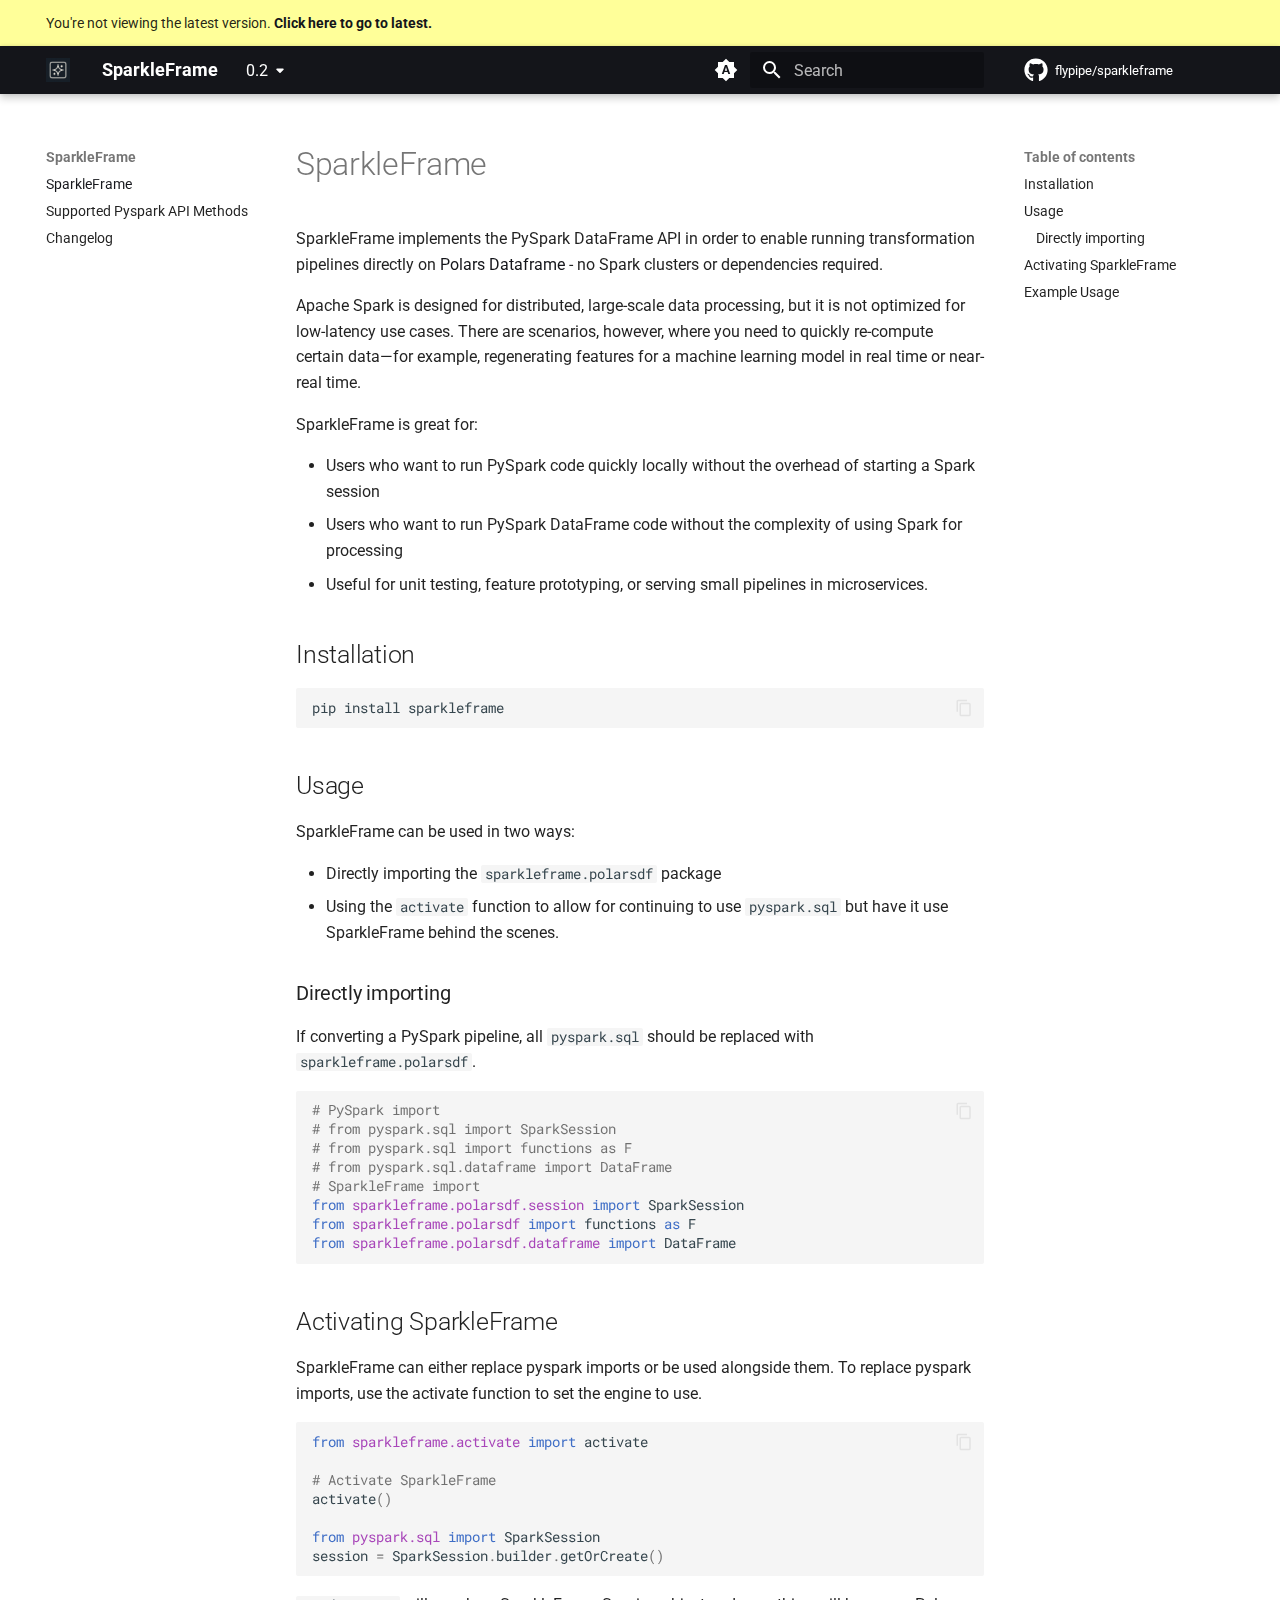
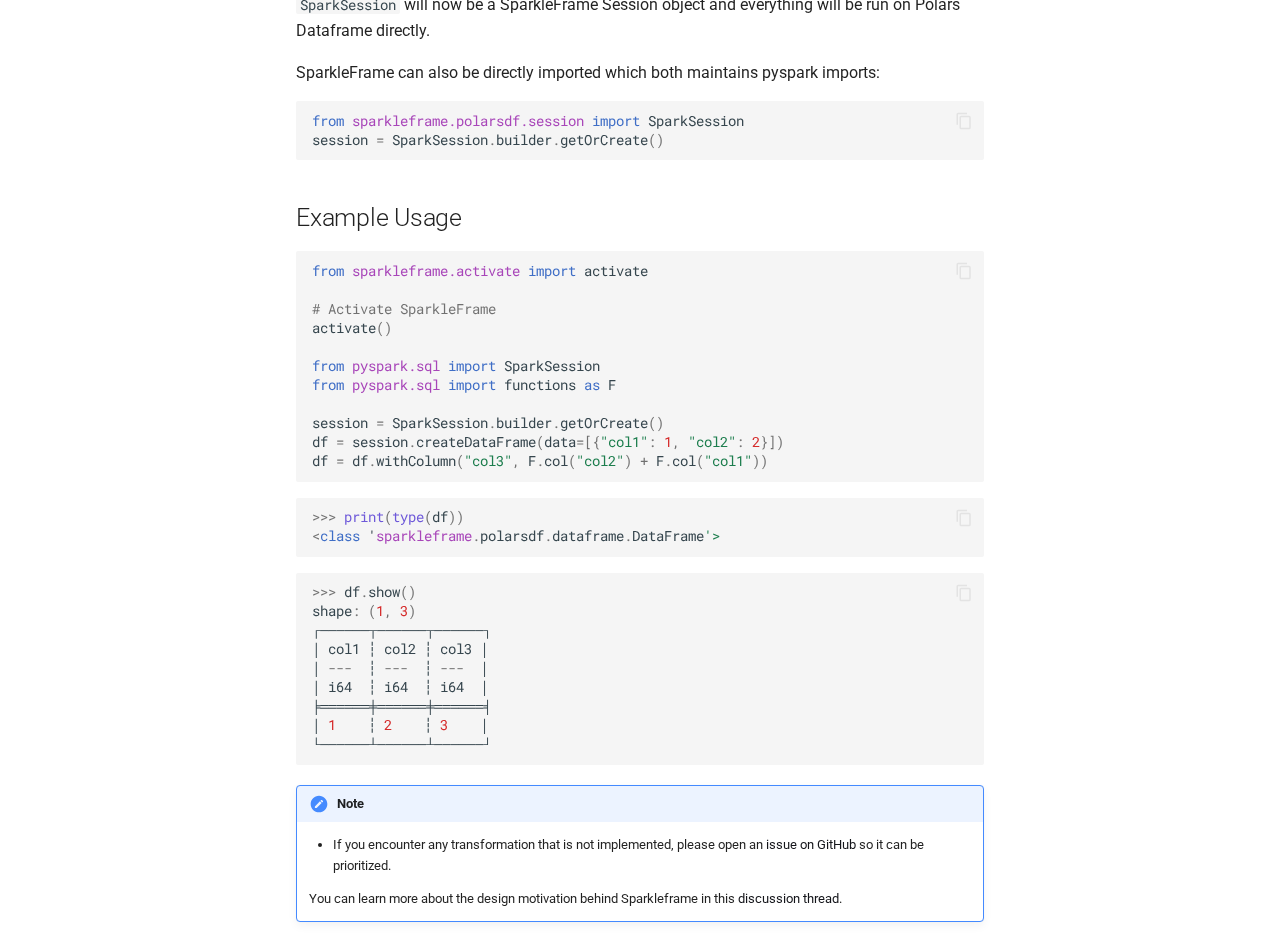
<file: 0.2/index.html>
<!doctype html>
<html lang="en" class="no-js">
  <head>
    
      <meta charset="utf-8">
      <meta name="viewport" content="width=device-width,initial-scale=1">
      
      
      
      
      
        <link rel="next" href="supported_api/">
      
      
      <link rel="icon" href="images/favicon.ico">
      <meta name="generator" content="mkdocs-1.6.1, mkdocs-material-9.6.14">
    
    
      
        <title>SparkleFrame</title>
      
    
    
      <link rel="stylesheet" href="assets/stylesheets/main.342714a4.min.css">
      
        
        <link rel="stylesheet" href="assets/stylesheets/palette.06af60db.min.css">
      
      


    
    
      
    
    
      
        
        
        <link rel="preconnect" href="https://fonts.gstatic.com" crossorigin>
        <link rel="stylesheet" href="https://fonts.googleapis.com/css?family=Roboto:300,300i,400,400i,700,700i%7CRoboto+Mono:400,400i,700,700i&display=fallback">
        <style>:root{--md-text-font:"Roboto";--md-code-font:"Roboto Mono"}</style>
      
    
    
      <link rel="stylesheet" href="assets/_mkdocstrings.css">
    
      <link rel="stylesheet" href="stylesheets/extra.css">
    
    <script>__md_scope=new URL(".",location),__md_hash=e=>[...e].reduce(((e,_)=>(e<<5)-e+_.charCodeAt(0)),0),__md_get=(e,_=localStorage,t=__md_scope)=>JSON.parse(_.getItem(t.pathname+"."+e)),__md_set=(e,_,t=localStorage,a=__md_scope)=>{try{t.setItem(a.pathname+"."+e,JSON.stringify(_))}catch(e){}}</script>
    
      

    
    
    
  </head>
  
  
    
    
      
    
    
    
    
    <body dir="ltr" data-md-color-scheme="default" data-md-color-primary="indigo" data-md-color-accent="indigo">
  
    
    <input class="md-toggle" data-md-toggle="drawer" type="checkbox" id="__drawer" autocomplete="off">
    <input class="md-toggle" data-md-toggle="search" type="checkbox" id="__search" autocomplete="off">
    <label class="md-overlay" for="__drawer"></label>
    <div data-md-component="skip">
      
        
        <a href="#sparkleframe" class="md-skip">
          Skip to content
        </a>
      
    </div>
    <div data-md-component="announce">
      
    </div>
    
      <div data-md-color-scheme="default" data-md-component="outdated" hidden>
        
          <aside class="md-banner md-banner--warning">
            <div class="md-banner__inner md-grid md-typeset">
              
  You're not viewing the latest version.
  <a href="../.">
    <strong>Click here to go to latest.</strong>
  </a>

            </div>
            <script>var el=document.querySelector("[data-md-component=outdated]"),base=new URL("."),outdated=__md_get("__outdated",sessionStorage,base);!0===outdated&&el&&(el.hidden=!1)</script>
          </aside>
        
      </div>
    
    
      

  

<header class="md-header md-header--shadow" data-md-component="header">
  <nav class="md-header__inner md-grid" aria-label="Header">
    <a href="." title="SparkleFrame" class="md-header__button md-logo" aria-label="SparkleFrame" data-md-component="logo">
      
  <img src="images/logo.png" alt="logo">

    </a>
    <label class="md-header__button md-icon" for="__drawer">
      
      <svg xmlns="http://www.w3.org/2000/svg" viewBox="0 0 24 24"><path d="M3 6h18v2H3zm0 5h18v2H3zm0 5h18v2H3z"/></svg>
    </label>
    <div class="md-header__title" data-md-component="header-title">
      <div class="md-header__ellipsis">
        <div class="md-header__topic">
          <span class="md-ellipsis">
            SparkleFrame
          </span>
        </div>
        <div class="md-header__topic" data-md-component="header-topic">
          <span class="md-ellipsis">
            
              SparkleFrame
            
          </span>
        </div>
      </div>
    </div>
    
      
        <form class="md-header__option" data-md-component="palette">
  
    
    
    
    <input class="md-option" data-md-color-media="(prefers-color-scheme)" data-md-color-scheme="default" data-md-color-primary="indigo" data-md-color-accent="indigo"  aria-label="Switch to light mode"  type="radio" name="__palette" id="__palette_0">
    
      <label class="md-header__button md-icon" title="Switch to light mode" for="__palette_1" hidden>
        <svg xmlns="http://www.w3.org/2000/svg" viewBox="0 0 24 24"><path d="m14.3 16-.7-2h-3.2l-.7 2H7.8L11 7h2l3.2 9zM20 8.69V4h-4.69L12 .69 8.69 4H4v4.69L.69 12 4 15.31V20h4.69L12 23.31 15.31 20H20v-4.69L23.31 12zm-9.15 3.96h2.3L12 9z"/></svg>
      </label>
    
  
    
    
    
    <input class="md-option" data-md-color-media="(prefers-color-scheme: light)" data-md-color-scheme="default" data-md-color-primary="indigo" data-md-color-accent="indigo"  aria-label="Switch to dark mode"  type="radio" name="__palette" id="__palette_1">
    
      <label class="md-header__button md-icon" title="Switch to dark mode" for="__palette_2" hidden>
        <svg xmlns="http://www.w3.org/2000/svg" viewBox="0 0 24 24"><path d="M12 7a5 5 0 0 1 5 5 5 5 0 0 1-5 5 5 5 0 0 1-5-5 5 5 0 0 1 5-5m0 2a3 3 0 0 0-3 3 3 3 0 0 0 3 3 3 3 0 0 0 3-3 3 3 0 0 0-3-3m0-7 2.39 3.42C13.65 5.15 12.84 5 12 5s-1.65.15-2.39.42zM3.34 7l4.16-.35A7.2 7.2 0 0 0 5.94 8.5c-.44.74-.69 1.5-.83 2.29zm.02 10 1.76-3.77a7.131 7.131 0 0 0 2.38 4.14zM20.65 7l-1.77 3.79a7.02 7.02 0 0 0-2.38-4.15zm-.01 10-4.14.36c.59-.51 1.12-1.14 1.54-1.86.42-.73.69-1.5.83-2.29zM12 22l-2.41-3.44c.74.27 1.55.44 2.41.44.82 0 1.63-.17 2.37-.44z"/></svg>
      </label>
    
  
    
    
    
    <input class="md-option" data-md-color-media="(prefers-color-scheme: dark)" data-md-color-scheme="slate" data-md-color-primary="indigo" data-md-color-accent="indigo"  aria-label="Switch to light mode"  type="radio" name="__palette" id="__palette_2">
    
      <label class="md-header__button md-icon" title="Switch to light mode" for="__palette_0" hidden>
        <svg xmlns="http://www.w3.org/2000/svg" viewBox="0 0 24 24"><path d="m17.75 4.09-2.53 1.94.91 3.06-2.63-1.81-2.63 1.81.91-3.06-2.53-1.94L12.44 4l1.06-3 1.06 3zm3.5 6.91-1.64 1.25.59 1.98-1.7-1.17-1.7 1.17.59-1.98L15.75 11l2.06-.05L18.5 9l.69 1.95zm-2.28 4.95c.83-.08 1.72 1.1 1.19 1.85-.32.45-.66.87-1.08 1.27C15.17 23 8.84 23 4.94 19.07c-3.91-3.9-3.91-10.24 0-14.14.4-.4.82-.76 1.27-1.08.75-.53 1.93.36 1.85 1.19-.27 2.86.69 5.83 2.89 8.02a9.96 9.96 0 0 0 8.02 2.89m-1.64 2.02a12.08 12.08 0 0 1-7.8-3.47c-2.17-2.19-3.33-5-3.49-7.82-2.81 3.14-2.7 7.96.31 10.98 3.02 3.01 7.84 3.12 10.98.31"/></svg>
      </label>
    
  
</form>
      
    
    
      <script>var palette=__md_get("__palette");if(palette&&palette.color){if("(prefers-color-scheme)"===palette.color.media){var media=matchMedia("(prefers-color-scheme: light)"),input=document.querySelector(media.matches?"[data-md-color-media='(prefers-color-scheme: light)']":"[data-md-color-media='(prefers-color-scheme: dark)']");palette.color.media=input.getAttribute("data-md-color-media"),palette.color.scheme=input.getAttribute("data-md-color-scheme"),palette.color.primary=input.getAttribute("data-md-color-primary"),palette.color.accent=input.getAttribute("data-md-color-accent")}for(var[key,value]of Object.entries(palette.color))document.body.setAttribute("data-md-color-"+key,value)}</script>
    
    
    
      
      
        <label class="md-header__button md-icon" for="__search">
          
          <svg xmlns="http://www.w3.org/2000/svg" viewBox="0 0 24 24"><path d="M9.5 3A6.5 6.5 0 0 1 16 9.5c0 1.61-.59 3.09-1.56 4.23l.27.27h.79l5 5-1.5 1.5-5-5v-.79l-.27-.27A6.52 6.52 0 0 1 9.5 16 6.5 6.5 0 0 1 3 9.5 6.5 6.5 0 0 1 9.5 3m0 2C7 5 5 7 5 9.5S7 14 9.5 14 14 12 14 9.5 12 5 9.5 5"/></svg>
        </label>
        <div class="md-search" data-md-component="search" role="dialog">
  <label class="md-search__overlay" for="__search"></label>
  <div class="md-search__inner" role="search">
    <form class="md-search__form" name="search">
      <input type="text" class="md-search__input" name="query" aria-label="Search" placeholder="Search" autocapitalize="off" autocorrect="off" autocomplete="off" spellcheck="false" data-md-component="search-query" required>
      <label class="md-search__icon md-icon" for="__search">
        
        <svg xmlns="http://www.w3.org/2000/svg" viewBox="0 0 24 24"><path d="M9.5 3A6.5 6.5 0 0 1 16 9.5c0 1.61-.59 3.09-1.56 4.23l.27.27h.79l5 5-1.5 1.5-5-5v-.79l-.27-.27A6.52 6.52 0 0 1 9.5 16 6.5 6.5 0 0 1 3 9.5 6.5 6.5 0 0 1 9.5 3m0 2C7 5 5 7 5 9.5S7 14 9.5 14 14 12 14 9.5 12 5 9.5 5"/></svg>
        
        <svg xmlns="http://www.w3.org/2000/svg" viewBox="0 0 24 24"><path d="M20 11v2H8l5.5 5.5-1.42 1.42L4.16 12l7.92-7.92L13.5 5.5 8 11z"/></svg>
      </label>
      <nav class="md-search__options" aria-label="Search">
        
        <button type="reset" class="md-search__icon md-icon" title="Clear" aria-label="Clear" tabindex="-1">
          
          <svg xmlns="http://www.w3.org/2000/svg" viewBox="0 0 24 24"><path d="M19 6.41 17.59 5 12 10.59 6.41 5 5 6.41 10.59 12 5 17.59 6.41 19 12 13.41 17.59 19 19 17.59 13.41 12z"/></svg>
        </button>
      </nav>
      
        <div class="md-search__suggest" data-md-component="search-suggest"></div>
      
    </form>
    <div class="md-search__output">
      <div class="md-search__scrollwrap" tabindex="0" data-md-scrollfix>
        <div class="md-search-result" data-md-component="search-result">
          <div class="md-search-result__meta">
            Initializing search
          </div>
          <ol class="md-search-result__list" role="presentation"></ol>
        </div>
      </div>
    </div>
  </div>
</div>
      
    
    
      <div class="md-header__source">
        <a href="https://github.com/flypipe/sparkleframe" title="Go to repository" class="md-source" data-md-component="source">
  <div class="md-source__icon md-icon">
    
    <svg xmlns="http://www.w3.org/2000/svg" viewBox="0 0 496 512"><!--! Font Awesome Free 6.7.2 by @fontawesome - https://fontawesome.com License - https://fontawesome.com/license/free (Icons: CC BY 4.0, Fonts: SIL OFL 1.1, Code: MIT License) Copyright 2024 Fonticons, Inc.--><path d="M165.9 397.4c0 2-2.3 3.6-5.2 3.6-3.3.3-5.6-1.3-5.6-3.6 0-2 2.3-3.6 5.2-3.6 3-.3 5.6 1.3 5.6 3.6m-31.1-4.5c-.7 2 1.3 4.3 4.3 4.9 2.6 1 5.6 0 6.2-2s-1.3-4.3-4.3-5.2c-2.6-.7-5.5.3-6.2 2.3m44.2-1.7c-2.9.7-4.9 2.6-4.6 4.9.3 2 2.9 3.3 5.9 2.6 2.9-.7 4.9-2.6 4.6-4.6-.3-1.9-3-3.2-5.9-2.9M244.8 8C106.1 8 0 113.3 0 252c0 110.9 69.8 205.8 169.5 239.2 12.8 2.3 17.3-5.6 17.3-12.1 0-6.2-.3-40.4-.3-61.4 0 0-70 15-84.7-29.8 0 0-11.4-29.1-27.8-36.6 0 0-22.9-15.7 1.6-15.4 0 0 24.9 2 38.6 25.8 21.9 38.6 58.6 27.5 72.9 20.9 2.3-16 8.8-27.1 16-33.7-55.9-6.2-112.3-14.3-112.3-110.5 0-27.5 7.6-41.3 23.6-58.9-2.6-6.5-11.1-33.3 2.6-67.9 20.9-6.5 69 27 69 27 20-5.6 41.5-8.5 62.8-8.5s42.8 2.9 62.8 8.5c0 0 48.1-33.6 69-27 13.7 34.7 5.2 61.4 2.6 67.9 16 17.7 25.8 31.5 25.8 58.9 0 96.5-58.9 104.2-114.8 110.5 9.2 7.9 17 22.9 17 46.4 0 33.7-.3 75.4-.3 83.6 0 6.5 4.6 14.4 17.3 12.1C428.2 457.8 496 362.9 496 252 496 113.3 383.5 8 244.8 8M97.2 352.9c-1.3 1-1 3.3.7 5.2 1.6 1.6 3.9 2.3 5.2 1 1.3-1 1-3.3-.7-5.2-1.6-1.6-3.9-2.3-5.2-1m-10.8-8.1c-.7 1.3.3 2.9 2.3 3.9 1.6 1 3.6.7 4.3-.7.7-1.3-.3-2.9-2.3-3.9-2-.6-3.6-.3-4.3.7m32.4 35.6c-1.6 1.3-1 4.3 1.3 6.2 2.3 2.3 5.2 2.6 6.5 1 1.3-1.3.7-4.3-1.3-6.2-2.2-2.3-5.2-2.6-6.5-1m-11.4-14.7c-1.6 1-1.6 3.6 0 5.9s4.3 3.3 5.6 2.3c1.6-1.3 1.6-3.9 0-6.2-1.4-2.3-4-3.3-5.6-2"/></svg>
  </div>
  <div class="md-source__repository">
    flypipe/sparkleframe
  </div>
</a>
      </div>
    
  </nav>
  
</header>
    
    <div class="md-container" data-md-component="container">
      
      
        
          
        
      
      <main class="md-main" data-md-component="main">
        <div class="md-main__inner md-grid">
          
            
              
              <div class="md-sidebar md-sidebar--primary" data-md-component="sidebar" data-md-type="navigation" >
                <div class="md-sidebar__scrollwrap">
                  <div class="md-sidebar__inner">
                    



<nav class="md-nav md-nav--primary" aria-label="Navigation" data-md-level="0">
  <label class="md-nav__title" for="__drawer">
    <a href="." title="SparkleFrame" class="md-nav__button md-logo" aria-label="SparkleFrame" data-md-component="logo">
      
  <img src="images/logo.png" alt="logo">

    </a>
    SparkleFrame
  </label>
  
    <div class="md-nav__source">
      <a href="https://github.com/flypipe/sparkleframe" title="Go to repository" class="md-source" data-md-component="source">
  <div class="md-source__icon md-icon">
    
    <svg xmlns="http://www.w3.org/2000/svg" viewBox="0 0 496 512"><!--! Font Awesome Free 6.7.2 by @fontawesome - https://fontawesome.com License - https://fontawesome.com/license/free (Icons: CC BY 4.0, Fonts: SIL OFL 1.1, Code: MIT License) Copyright 2024 Fonticons, Inc.--><path d="M165.9 397.4c0 2-2.3 3.6-5.2 3.6-3.3.3-5.6-1.3-5.6-3.6 0-2 2.3-3.6 5.2-3.6 3-.3 5.6 1.3 5.6 3.6m-31.1-4.5c-.7 2 1.3 4.3 4.3 4.9 2.6 1 5.6 0 6.2-2s-1.3-4.3-4.3-5.2c-2.6-.7-5.5.3-6.2 2.3m44.2-1.7c-2.9.7-4.9 2.6-4.6 4.9.3 2 2.9 3.3 5.9 2.6 2.9-.7 4.9-2.6 4.6-4.6-.3-1.9-3-3.2-5.9-2.9M244.8 8C106.1 8 0 113.3 0 252c0 110.9 69.8 205.8 169.5 239.2 12.8 2.3 17.3-5.6 17.3-12.1 0-6.2-.3-40.4-.3-61.4 0 0-70 15-84.7-29.8 0 0-11.4-29.1-27.8-36.6 0 0-22.9-15.7 1.6-15.4 0 0 24.9 2 38.6 25.8 21.9 38.6 58.6 27.5 72.9 20.9 2.3-16 8.8-27.1 16-33.7-55.9-6.2-112.3-14.3-112.3-110.5 0-27.5 7.6-41.3 23.6-58.9-2.6-6.5-11.1-33.3 2.6-67.9 20.9-6.5 69 27 69 27 20-5.6 41.5-8.5 62.8-8.5s42.8 2.9 62.8 8.5c0 0 48.1-33.6 69-27 13.7 34.7 5.2 61.4 2.6 67.9 16 17.7 25.8 31.5 25.8 58.9 0 96.5-58.9 104.2-114.8 110.5 9.2 7.9 17 22.9 17 46.4 0 33.7-.3 75.4-.3 83.6 0 6.5 4.6 14.4 17.3 12.1C428.2 457.8 496 362.9 496 252 496 113.3 383.5 8 244.8 8M97.2 352.9c-1.3 1-1 3.3.7 5.2 1.6 1.6 3.9 2.3 5.2 1 1.3-1 1-3.3-.7-5.2-1.6-1.6-3.9-2.3-5.2-1m-10.8-8.1c-.7 1.3.3 2.9 2.3 3.9 1.6 1 3.6.7 4.3-.7.7-1.3-.3-2.9-2.3-3.9-2-.6-3.6-.3-4.3.7m32.4 35.6c-1.6 1.3-1 4.3 1.3 6.2 2.3 2.3 5.2 2.6 6.5 1 1.3-1.3.7-4.3-1.3-6.2-2.2-2.3-5.2-2.6-6.5-1m-11.4-14.7c-1.6 1-1.6 3.6 0 5.9s4.3 3.3 5.6 2.3c1.6-1.3 1.6-3.9 0-6.2-1.4-2.3-4-3.3-5.6-2"/></svg>
  </div>
  <div class="md-source__repository">
    flypipe/sparkleframe
  </div>
</a>
    </div>
  
  <ul class="md-nav__list" data-md-scrollfix>
    
      
      
  
  
    
  
  
  
    <li class="md-nav__item md-nav__item--active">
      
      <input class="md-nav__toggle md-toggle" type="checkbox" id="__toc">
      
      
        
      
      
        <label class="md-nav__link md-nav__link--active" for="__toc">
          
  
  
  <span class="md-ellipsis">
    SparkleFrame
    
  </span>
  

          <span class="md-nav__icon md-icon"></span>
        </label>
      
      <a href="." class="md-nav__link md-nav__link--active">
        
  
  
  <span class="md-ellipsis">
    SparkleFrame
    
  </span>
  

      </a>
      
        

<nav class="md-nav md-nav--secondary" aria-label="Table of contents">
  
  
  
    
  
  
    <label class="md-nav__title" for="__toc">
      <span class="md-nav__icon md-icon"></span>
      Table of contents
    </label>
    <ul class="md-nav__list" data-md-component="toc" data-md-scrollfix>
      
        <li class="md-nav__item">
  <a href="#installation" class="md-nav__link">
    <span class="md-ellipsis">
      Installation
    </span>
  </a>
  
</li>
      
        <li class="md-nav__item">
  <a href="#usage" class="md-nav__link">
    <span class="md-ellipsis">
      Usage
    </span>
  </a>
  
    <nav class="md-nav" aria-label="Usage">
      <ul class="md-nav__list">
        
          <li class="md-nav__item">
  <a href="#directly-importing" class="md-nav__link">
    <span class="md-ellipsis">
      Directly importing
    </span>
  </a>
  
</li>
        
      </ul>
    </nav>
  
</li>
      
        <li class="md-nav__item">
  <a href="#activating-sparkleframe" class="md-nav__link">
    <span class="md-ellipsis">
      Activating SparkleFrame
    </span>
  </a>
  
</li>
      
        <li class="md-nav__item">
  <a href="#example-usage" class="md-nav__link">
    <span class="md-ellipsis">
      Example Usage
    </span>
  </a>
  
</li>
      
    </ul>
  
</nav>
      
    </li>
  

    
      
      
  
  
  
  
    <li class="md-nav__item">
      <a href="supported_api/" class="md-nav__link">
        
  
  
  <span class="md-ellipsis">
    Supported Pyspark API Methods
    
  </span>
  

      </a>
    </li>
  

    
      
      
  
  
  
  
    <li class="md-nav__item">
      <a href="changelog/" class="md-nav__link">
        
  
  
  <span class="md-ellipsis">
    Changelog
    
  </span>
  

      </a>
    </li>
  

    
  </ul>
</nav>
                  </div>
                </div>
              </div>
            
            
              
              <div class="md-sidebar md-sidebar--secondary" data-md-component="sidebar" data-md-type="toc" >
                <div class="md-sidebar__scrollwrap">
                  <div class="md-sidebar__inner">
                    

<nav class="md-nav md-nav--secondary" aria-label="Table of contents">
  
  
  
    
  
  
    <label class="md-nav__title" for="__toc">
      <span class="md-nav__icon md-icon"></span>
      Table of contents
    </label>
    <ul class="md-nav__list" data-md-component="toc" data-md-scrollfix>
      
        <li class="md-nav__item">
  <a href="#installation" class="md-nav__link">
    <span class="md-ellipsis">
      Installation
    </span>
  </a>
  
</li>
      
        <li class="md-nav__item">
  <a href="#usage" class="md-nav__link">
    <span class="md-ellipsis">
      Usage
    </span>
  </a>
  
    <nav class="md-nav" aria-label="Usage">
      <ul class="md-nav__list">
        
          <li class="md-nav__item">
  <a href="#directly-importing" class="md-nav__link">
    <span class="md-ellipsis">
      Directly importing
    </span>
  </a>
  
</li>
        
      </ul>
    </nav>
  
</li>
      
        <li class="md-nav__item">
  <a href="#activating-sparkleframe" class="md-nav__link">
    <span class="md-ellipsis">
      Activating SparkleFrame
    </span>
  </a>
  
</li>
      
        <li class="md-nav__item">
  <a href="#example-usage" class="md-nav__link">
    <span class="md-ellipsis">
      Example Usage
    </span>
  </a>
  
</li>
      
    </ul>
  
</nav>
                  </div>
                </div>
              </div>
            
          
          
            <div class="md-content" data-md-component="content">
              <article class="md-content__inner md-typeset">
                
                  


  
  


<h1 id="sparkleframe">SparkleFrame</h1>
<p>SparkleFrame implements the PySpark DataFrame API in order to enable running transformation pipelines
directly on <a href="https://docs.pola.rs/api/python/stable/reference/index.html">Polars Dataframe</a> - no Spark clusters or 
dependencies required.</p>
<p>Apache Spark is designed for distributed, large-scale data processing, but it is not optimized for low-latency use 
cases. There are scenarios, however, where you need to quickly re-compute certain data—for example, 
regenerating features for a machine learning model in real time or near-real time.</p>
<p>SparkleFrame is great for:</p>
<ul>
<li>Users who want to run PySpark code quickly locally without the overhead of starting a Spark session</li>
<li>Users who want to run PySpark DataFrame code without the complexity of using Spark for processing</li>
<li>Useful for unit testing, feature prototyping, or serving small pipelines in microservices.</li>
</ul>
<h2 id="installation">Installation</h2>
<div class="highlight"><pre><span></span><code><a id="__codelineno-0-1" name="__codelineno-0-1" href="#__codelineno-0-1"></a>pip<span class="w"> </span>install<span class="w"> </span>sparkleframe
</code></pre></div>
<h2 id="usage">Usage</h2>
<p>SparkleFrame can be used in two ways:</p>
<ul>
<li>Directly importing the <code>sparkleframe.polarsdf</code> package </li>
<li>Using the <code>activate</code> function to allow for continuing to use <code>pyspark.sql</code> but have it use SparkleFrame behind the scenes.</li>
</ul>
<h3 id="directly-importing">Directly importing</h3>
<p>If converting a PySpark pipeline, all <code>pyspark.sql</code> should be replaced with <code>sparkleframe.polarsdf</code>.</p>
<div class="highlight"><pre><span></span><code><a id="__codelineno-1-1" name="__codelineno-1-1" href="#__codelineno-1-1"></a><span class="c1"># PySpark import</span>
<a id="__codelineno-1-2" name="__codelineno-1-2" href="#__codelineno-1-2"></a><span class="c1"># from pyspark.sql import SparkSession</span>
<a id="__codelineno-1-3" name="__codelineno-1-3" href="#__codelineno-1-3"></a><span class="c1"># from pyspark.sql import functions as F</span>
<a id="__codelineno-1-4" name="__codelineno-1-4" href="#__codelineno-1-4"></a><span class="c1"># from pyspark.sql.dataframe import DataFrame</span>
<a id="__codelineno-1-5" name="__codelineno-1-5" href="#__codelineno-1-5"></a><span class="c1"># SparkleFrame import</span>
<a id="__codelineno-1-6" name="__codelineno-1-6" href="#__codelineno-1-6"></a><span class="kn">from</span><span class="w"> </span><span class="nn">sparkleframe.polarsdf.session</span><span class="w"> </span><span class="kn">import</span> <span class="n">SparkSession</span>
<a id="__codelineno-1-7" name="__codelineno-1-7" href="#__codelineno-1-7"></a><span class="kn">from</span><span class="w"> </span><span class="nn">sparkleframe.polarsdf</span><span class="w"> </span><span class="kn">import</span> <span class="n">functions</span> <span class="k">as</span> <span class="n">F</span>
<a id="__codelineno-1-8" name="__codelineno-1-8" href="#__codelineno-1-8"></a><span class="kn">from</span><span class="w"> </span><span class="nn">sparkleframe.polarsdf.dataframe</span><span class="w"> </span><span class="kn">import</span> <span class="n">DataFrame</span>
</code></pre></div>
<h2 id="activating-sparkleframe">Activating SparkleFrame</h2>
<p>SparkleFrame can either replace pyspark imports or be used alongside them. To replace pyspark imports, 
use the activate function to set the engine to use.</p>
<div class="highlight"><pre><span></span><code><a id="__codelineno-2-1" name="__codelineno-2-1" href="#__codelineno-2-1"></a><span class="kn">from</span><span class="w"> </span><span class="nn">sparkleframe.activate</span><span class="w"> </span><span class="kn">import</span> <span class="n">activate</span>
<a id="__codelineno-2-2" name="__codelineno-2-2" href="#__codelineno-2-2"></a>
<a id="__codelineno-2-3" name="__codelineno-2-3" href="#__codelineno-2-3"></a><span class="c1"># Activate SparkleFrame</span>
<a id="__codelineno-2-4" name="__codelineno-2-4" href="#__codelineno-2-4"></a><span class="n">activate</span><span class="p">()</span>
<a id="__codelineno-2-5" name="__codelineno-2-5" href="#__codelineno-2-5"></a>
<a id="__codelineno-2-6" name="__codelineno-2-6" href="#__codelineno-2-6"></a><span class="kn">from</span><span class="w"> </span><span class="nn">pyspark.sql</span><span class="w"> </span><span class="kn">import</span> <span class="n">SparkSession</span>
<a id="__codelineno-2-7" name="__codelineno-2-7" href="#__codelineno-2-7"></a><span class="n">session</span> <span class="o">=</span> <span class="n">SparkSession</span><span class="o">.</span><span class="n">builder</span><span class="o">.</span><span class="n">getOrCreate</span><span class="p">()</span>
</code></pre></div>
<p><code>SparkSession</code> will now be a SparkleFrame Session object and everything will be run on Polars Dataframe directly.</p>
<p>SparkleFrame can also be directly imported which both maintains pyspark imports:</p>
<div class="highlight"><pre><span></span><code><a id="__codelineno-3-1" name="__codelineno-3-1" href="#__codelineno-3-1"></a><span class="kn">from</span><span class="w"> </span><span class="nn">sparkleframe.polarsdf.session</span><span class="w"> </span><span class="kn">import</span> <span class="n">SparkSession</span>
<a id="__codelineno-3-2" name="__codelineno-3-2" href="#__codelineno-3-2"></a><span class="n">session</span> <span class="o">=</span> <span class="n">SparkSession</span><span class="o">.</span><span class="n">builder</span><span class="o">.</span><span class="n">getOrCreate</span><span class="p">()</span>
</code></pre></div>
<h2 id="example-usage">Example Usage</h2>
<p><div class="highlight"><pre><span></span><code><a id="__codelineno-4-1" name="__codelineno-4-1" href="#__codelineno-4-1"></a><span class="kn">from</span><span class="w"> </span><span class="nn">sparkleframe.activate</span><span class="w"> </span><span class="kn">import</span> <span class="n">activate</span>
<a id="__codelineno-4-2" name="__codelineno-4-2" href="#__codelineno-4-2"></a>
<a id="__codelineno-4-3" name="__codelineno-4-3" href="#__codelineno-4-3"></a><span class="c1"># Activate SparkleFrame</span>
<a id="__codelineno-4-4" name="__codelineno-4-4" href="#__codelineno-4-4"></a><span class="n">activate</span><span class="p">()</span>
<a id="__codelineno-4-5" name="__codelineno-4-5" href="#__codelineno-4-5"></a>
<a id="__codelineno-4-6" name="__codelineno-4-6" href="#__codelineno-4-6"></a><span class="kn">from</span><span class="w"> </span><span class="nn">pyspark.sql</span><span class="w"> </span><span class="kn">import</span> <span class="n">SparkSession</span>
<a id="__codelineno-4-7" name="__codelineno-4-7" href="#__codelineno-4-7"></a><span class="kn">from</span><span class="w"> </span><span class="nn">pyspark.sql</span><span class="w"> </span><span class="kn">import</span> <span class="n">functions</span> <span class="k">as</span> <span class="n">F</span>
<a id="__codelineno-4-8" name="__codelineno-4-8" href="#__codelineno-4-8"></a>
<a id="__codelineno-4-9" name="__codelineno-4-9" href="#__codelineno-4-9"></a><span class="n">session</span> <span class="o">=</span> <span class="n">SparkSession</span><span class="o">.</span><span class="n">builder</span><span class="o">.</span><span class="n">getOrCreate</span><span class="p">()</span>
<a id="__codelineno-4-10" name="__codelineno-4-10" href="#__codelineno-4-10"></a><span class="n">df</span> <span class="o">=</span> <span class="n">session</span><span class="o">.</span><span class="n">createDataFrame</span><span class="p">(</span><span class="n">data</span><span class="o">=</span><span class="p">[{</span><span class="s2">&quot;col1&quot;</span><span class="p">:</span> <span class="mi">1</span><span class="p">,</span> <span class="s2">&quot;col2&quot;</span><span class="p">:</span> <span class="mi">2</span><span class="p">}])</span>
<a id="__codelineno-4-11" name="__codelineno-4-11" href="#__codelineno-4-11"></a><span class="n">df</span> <span class="o">=</span> <span class="n">df</span><span class="o">.</span><span class="n">withColumn</span><span class="p">(</span><span class="s2">&quot;col3&quot;</span><span class="p">,</span> <span class="n">F</span><span class="o">.</span><span class="n">col</span><span class="p">(</span><span class="s2">&quot;col2&quot;</span><span class="p">)</span> <span class="o">+</span> <span class="n">F</span><span class="o">.</span><span class="n">col</span><span class="p">(</span><span class="s2">&quot;col1&quot;</span><span class="p">))</span>
</code></pre></div>
<div class="highlight"><pre><span></span><code><a id="__codelineno-5-1" name="__codelineno-5-1" href="#__codelineno-5-1"></a><span class="o">&gt;&gt;&gt;</span> <span class="nb">print</span><span class="p">(</span><span class="nb">type</span><span class="p">(</span><span class="n">df</span><span class="p">))</span>
<a id="__codelineno-5-2" name="__codelineno-5-2" href="#__codelineno-5-2"></a><span class="o">&lt;</span><span class="k">class</span><span class="w"> </span><span class="err">&#39;</span><span class="nc">sparkleframe</span><span class="o">.</span><span class="n">polarsdf</span><span class="o">.</span><span class="n">dataframe</span><span class="o">.</span><span class="n">DataFrame</span><span class="s1">&#39;&gt;</span>
</code></pre></div>
<div class="highlight"><pre><span></span><code><a id="__codelineno-6-1" name="__codelineno-6-1" href="#__codelineno-6-1"></a><span class="o">&gt;&gt;&gt;</span> <span class="n">df</span><span class="o">.</span><span class="n">show</span><span class="p">()</span>
<a id="__codelineno-6-2" name="__codelineno-6-2" href="#__codelineno-6-2"></a><span class="n">shape</span><span class="p">:</span> <span class="p">(</span><span class="mi">1</span><span class="p">,</span> <span class="mi">3</span><span class="p">)</span>
<a id="__codelineno-6-3" name="__codelineno-6-3" href="#__codelineno-6-3"></a><span class="err">┌──────┬──────┬──────┐</span>
<a id="__codelineno-6-4" name="__codelineno-6-4" href="#__codelineno-6-4"></a><span class="err">│</span> <span class="n">col1</span> <span class="err">┆</span> <span class="n">col2</span> <span class="err">┆</span> <span class="n">col3</span> <span class="err">│</span>
<a id="__codelineno-6-5" name="__codelineno-6-5" href="#__codelineno-6-5"></a><span class="err">│</span> <span class="o">---</span>  <span class="err">┆</span> <span class="o">---</span>  <span class="err">┆</span> <span class="o">---</span>  <span class="err">│</span>
<a id="__codelineno-6-6" name="__codelineno-6-6" href="#__codelineno-6-6"></a><span class="err">│</span> <span class="n">i64</span>  <span class="err">┆</span> <span class="n">i64</span>  <span class="err">┆</span> <span class="n">i64</span>  <span class="err">│</span>
<a id="__codelineno-6-7" name="__codelineno-6-7" href="#__codelineno-6-7"></a><span class="err">╞══════╪══════╪══════╡</span>
<a id="__codelineno-6-8" name="__codelineno-6-8" href="#__codelineno-6-8"></a><span class="err">│</span> <span class="mi">1</span>    <span class="err">┆</span> <span class="mi">2</span>    <span class="err">┆</span> <span class="mi">3</span>    <span class="err">│</span>
<a id="__codelineno-6-9" name="__codelineno-6-9" href="#__codelineno-6-9"></a><span class="err">└──────┴──────┴──────┘</span>
</code></pre></div></p>
<div class="admonition note">
<p class="admonition-title">Note</p>
<ul>
<li>If you encounter any transformation that is not implemented, please open an <a href="https://github.com/flypipe/sparkleframe/issues">issue on GitHub</a> so it can be prioritized. </li>
</ul>
<p>You can learn more about the design motivation behind Sparkleframe in this 
<a href="https://github.com/eakmanrq/sparkleframe/issues/409">discussion thread</a>.</p>
</div>












                
              </article>
            </div>
          
          
<script>var target=document.getElementById(location.hash.slice(1));target&&target.name&&(target.checked=target.name.startsWith("__tabbed_"))</script>
        </div>
        
          <button type="button" class="md-top md-icon" data-md-component="top" hidden>
  
  <svg xmlns="http://www.w3.org/2000/svg" viewBox="0 0 24 24"><path d="M13 20h-2V8l-5.5 5.5-1.42-1.42L12 4.16l7.92 7.92-1.42 1.42L13 8z"/></svg>
  Back to top
</button>
        
      </main>
      
        
      
    </div>
    <div class="md-dialog" data-md-component="dialog">
      <div class="md-dialog__inner md-typeset"></div>
    </div>
    
    
    
      
      <script id="__config" type="application/json">{"base": ".", "features": ["navigation.top", "navigation.path", "navigation.indexes", "search.suggest", "search.highlight", "content.code.copy", "content.code.select"], "search": "assets/javascripts/workers/search.d50fe291.min.js", "tags": null, "translations": {"clipboard.copied": "Copied to clipboard", "clipboard.copy": "Copy to clipboard", "search.result.more.one": "1 more on this page", "search.result.more.other": "# more on this page", "search.result.none": "No matching documents", "search.result.one": "1 matching document", "search.result.other": "# matching documents", "search.result.placeholder": "Type to start searching", "search.result.term.missing": "Missing", "select.version": "Select version"}, "version": {"alias": true, "default": "latest", "provider": "mike"}}</script>
    
    
      <script src="assets/javascripts/bundle.13a4f30d.min.js"></script>
      
    
  </body>
</html>
</file>
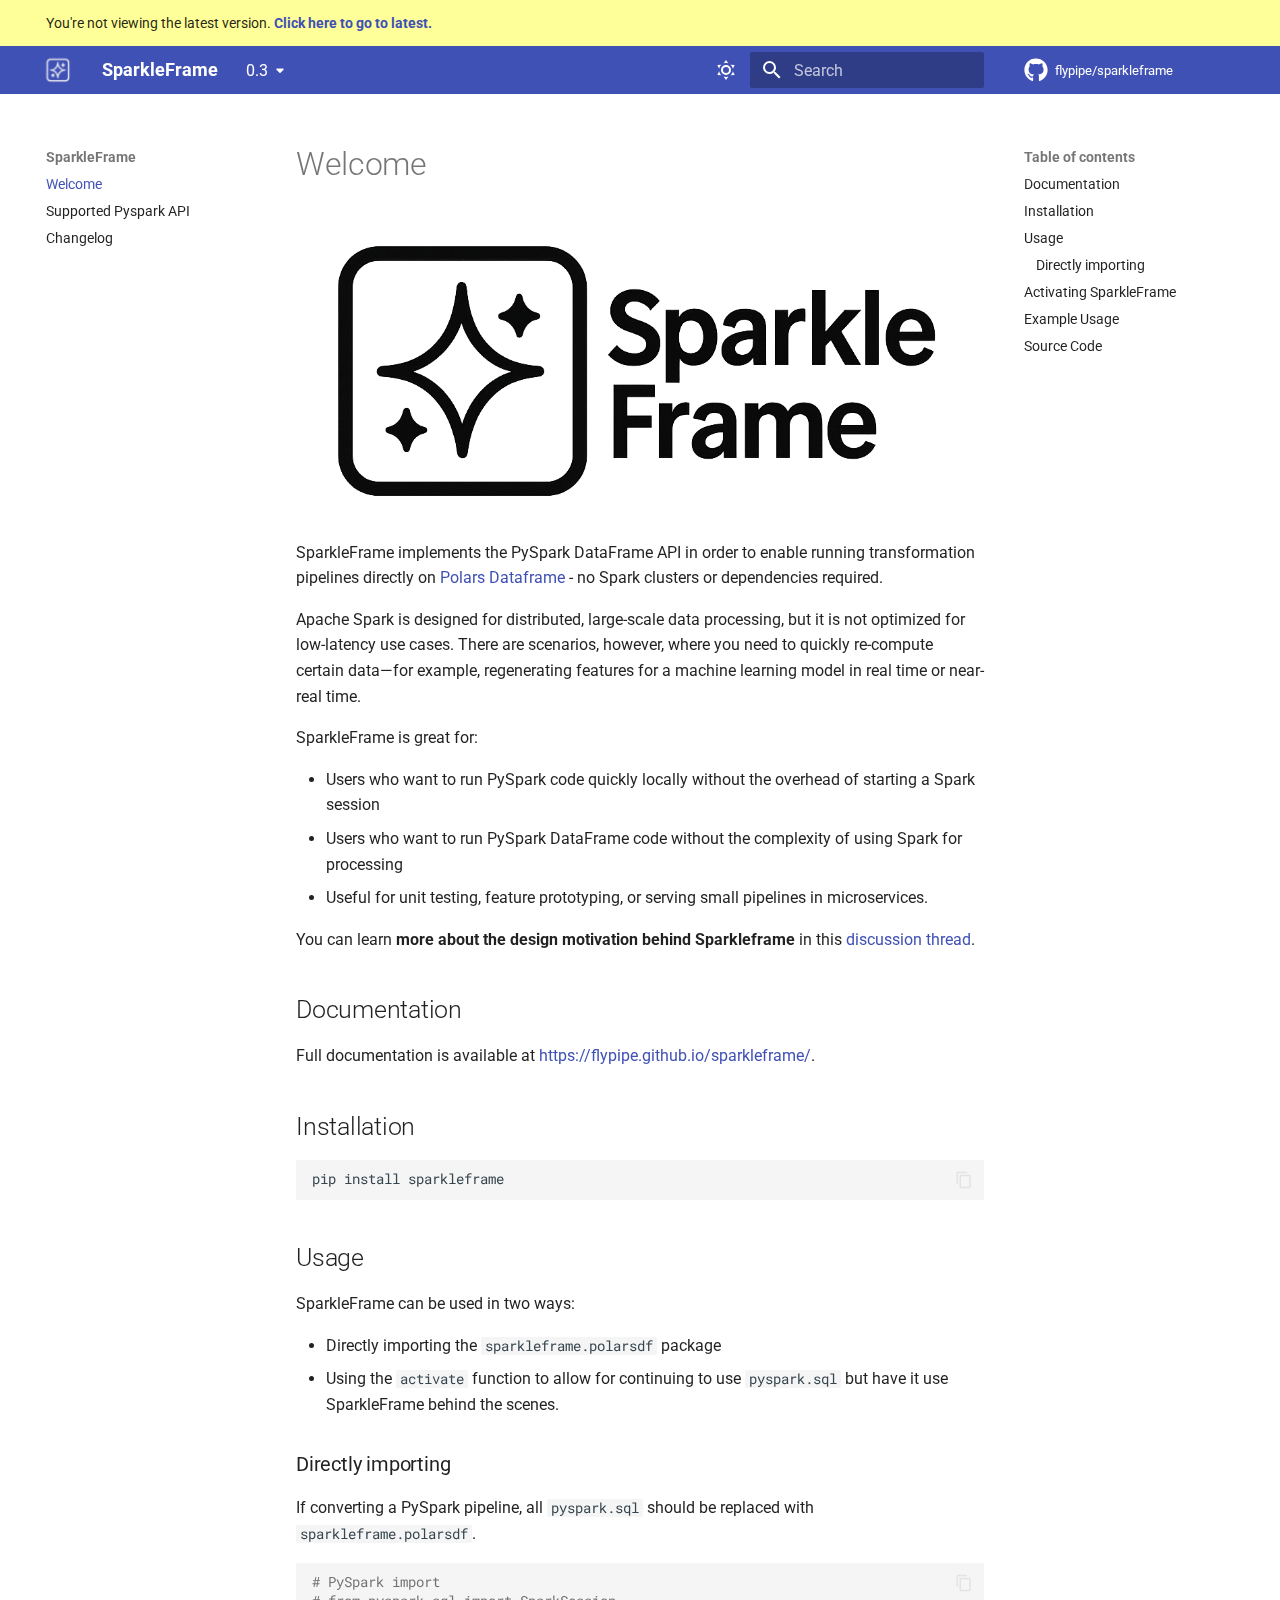
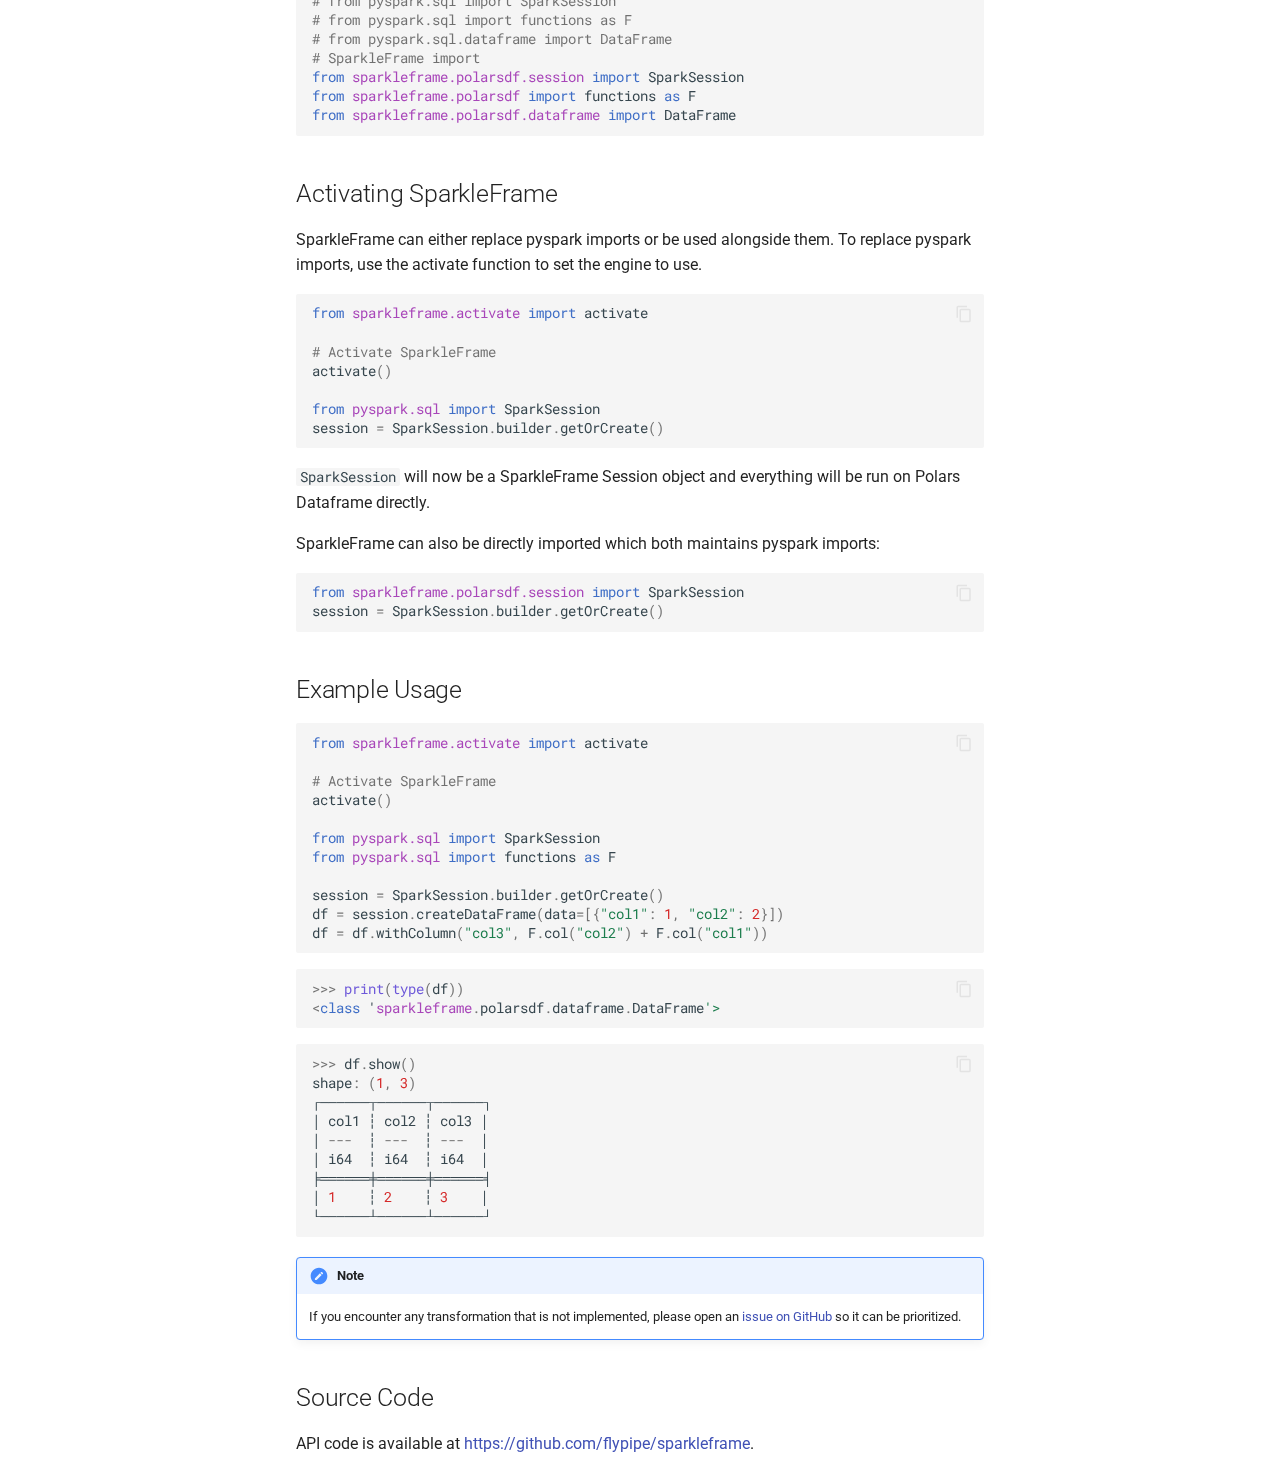
<file: 0.3/index.html>
<!doctype html>
<html lang="en" class="no-js">
  <head>
    
      <meta charset="utf-8">
      <meta name="viewport" content="width=device-width,initial-scale=1">
      
      
      
      
      
        <link rel="next" href="supported_api/">
      
      
      <link rel="icon" href="images/favicon.ico">
      <meta name="generator" content="mkdocs-1.6.1, mkdocs-material-9.6.14">
    
    
      
        <title>SparkleFrame</title>
      
    
    
      <link rel="stylesheet" href="assets/stylesheets/main.342714a4.min.css">
      
        
        <link rel="stylesheet" href="assets/stylesheets/palette.06af60db.min.css">
      
      


    
    
      
    
    
      
        
        
        <link rel="preconnect" href="https://fonts.gstatic.com" crossorigin>
        <link rel="stylesheet" href="https://fonts.googleapis.com/css?family=Roboto:300,300i,400,400i,700,700i%7CRoboto+Mono:400,400i,700,700i&display=fallback">
        <style>:root{--md-text-font:"Roboto";--md-code-font:"Roboto Mono"}</style>
      
    
    
      <link rel="stylesheet" href="assets/_mkdocstrings.css">
    
      <link rel="stylesheet" href="stylesheets/extra.css">
    
    <script>__md_scope=new URL(".",location),__md_hash=e=>[...e].reduce(((e,_)=>(e<<5)-e+_.charCodeAt(0)),0),__md_get=(e,_=localStorage,t=__md_scope)=>JSON.parse(_.getItem(t.pathname+"."+e)),__md_set=(e,_,t=localStorage,a=__md_scope)=>{try{t.setItem(a.pathname+"."+e,JSON.stringify(_))}catch(e){}}</script>
    
      

    
    
    
  </head>
  
  
    
    
      
    
    
    
    
    <body dir="ltr" data-md-color-scheme="default" data-md-color-primary="indigo" data-md-color-accent="indigo">
  
    
    <input class="md-toggle" data-md-toggle="drawer" type="checkbox" id="__drawer" autocomplete="off">
    <input class="md-toggle" data-md-toggle="search" type="checkbox" id="__search" autocomplete="off">
    <label class="md-overlay" for="__drawer"></label>
    <div data-md-component="skip">
      
        
        <a href="#welcome" class="md-skip">
          Skip to content
        </a>
      
    </div>
    <div data-md-component="announce">
      
    </div>
    
      <div data-md-color-scheme="default" data-md-component="outdated" hidden>
        
          <aside class="md-banner md-banner--warning">
            <div class="md-banner__inner md-grid md-typeset">
              
  You're not viewing the latest version.
  <a href="../.">
    <strong>Click here to go to latest.</strong>
  </a>

            </div>
            <script>var el=document.querySelector("[data-md-component=outdated]"),base=new URL("."),outdated=__md_get("__outdated",sessionStorage,base);!0===outdated&&el&&(el.hidden=!1)</script>
          </aside>
        
      </div>
    
    
      

  

<header class="md-header md-header--shadow" data-md-component="header">
  <nav class="md-header__inner md-grid" aria-label="Header">
    <a href="." title="SparkleFrame" class="md-header__button md-logo" aria-label="SparkleFrame" data-md-component="logo">
      
  <img src="images/logo.png" alt="logo">

    </a>
    <label class="md-header__button md-icon" for="__drawer">
      
      <svg xmlns="http://www.w3.org/2000/svg" viewBox="0 0 24 24"><path d="M3 6h18v2H3zm0 5h18v2H3zm0 5h18v2H3z"/></svg>
    </label>
    <div class="md-header__title" data-md-component="header-title">
      <div class="md-header__ellipsis">
        <div class="md-header__topic">
          <span class="md-ellipsis">
            SparkleFrame
          </span>
        </div>
        <div class="md-header__topic" data-md-component="header-topic">
          <span class="md-ellipsis">
            
              Welcome
            
          </span>
        </div>
      </div>
    </div>
    
      
        <form class="md-header__option" data-md-component="palette">
  
    
    
    
    <input class="md-option" data-md-color-media="(prefers-color-scheme: light)" data-md-color-scheme="default" data-md-color-primary="indigo" data-md-color-accent="indigo"  aria-label="Switch to dark mode"  type="radio" name="__palette" id="__palette_0">
    
      <label class="md-header__button md-icon" title="Switch to dark mode" for="__palette_1" hidden>
        <svg xmlns="http://www.w3.org/2000/svg" viewBox="0 0 24 24"><path d="M12 7a5 5 0 0 1 5 5 5 5 0 0 1-5 5 5 5 0 0 1-5-5 5 5 0 0 1 5-5m0 2a3 3 0 0 0-3 3 3 3 0 0 0 3 3 3 3 0 0 0 3-3 3 3 0 0 0-3-3m0-7 2.39 3.42C13.65 5.15 12.84 5 12 5s-1.65.15-2.39.42zM3.34 7l4.16-.35A7.2 7.2 0 0 0 5.94 8.5c-.44.74-.69 1.5-.83 2.29zm.02 10 1.76-3.77a7.131 7.131 0 0 0 2.38 4.14zM20.65 7l-1.77 3.79a7.02 7.02 0 0 0-2.38-4.15zm-.01 10-4.14.36c.59-.51 1.12-1.14 1.54-1.86.42-.73.69-1.5.83-2.29zM12 22l-2.41-3.44c.74.27 1.55.44 2.41.44.82 0 1.63-.17 2.37-.44z"/></svg>
      </label>
    
  
    
    
    
    <input class="md-option" data-md-color-media="(prefers-color-scheme: dark)" data-md-color-scheme="slate" data-md-color-primary="indigo" data-md-color-accent="indigo"  aria-label="Switch to light mode"  type="radio" name="__palette" id="__palette_1">
    
      <label class="md-header__button md-icon" title="Switch to light mode" for="__palette_0" hidden>
        <svg xmlns="http://www.w3.org/2000/svg" viewBox="0 0 24 24"><path d="m17.75 4.09-2.53 1.94.91 3.06-2.63-1.81-2.63 1.81.91-3.06-2.53-1.94L12.44 4l1.06-3 1.06 3zm3.5 6.91-1.64 1.25.59 1.98-1.7-1.17-1.7 1.17.59-1.98L15.75 11l2.06-.05L18.5 9l.69 1.95zm-2.28 4.95c.83-.08 1.72 1.1 1.19 1.85-.32.45-.66.87-1.08 1.27C15.17 23 8.84 23 4.94 19.07c-3.91-3.9-3.91-10.24 0-14.14.4-.4.82-.76 1.27-1.08.75-.53 1.93.36 1.85 1.19-.27 2.86.69 5.83 2.89 8.02a9.96 9.96 0 0 0 8.02 2.89m-1.64 2.02a12.08 12.08 0 0 1-7.8-3.47c-2.17-2.19-3.33-5-3.49-7.82-2.81 3.14-2.7 7.96.31 10.98 3.02 3.01 7.84 3.12 10.98.31"/></svg>
      </label>
    
  
</form>
      
    
    
      <script>var palette=__md_get("__palette");if(palette&&palette.color){if("(prefers-color-scheme)"===palette.color.media){var media=matchMedia("(prefers-color-scheme: light)"),input=document.querySelector(media.matches?"[data-md-color-media='(prefers-color-scheme: light)']":"[data-md-color-media='(prefers-color-scheme: dark)']");palette.color.media=input.getAttribute("data-md-color-media"),palette.color.scheme=input.getAttribute("data-md-color-scheme"),palette.color.primary=input.getAttribute("data-md-color-primary"),palette.color.accent=input.getAttribute("data-md-color-accent")}for(var[key,value]of Object.entries(palette.color))document.body.setAttribute("data-md-color-"+key,value)}</script>
    
    
    
      
      
        <label class="md-header__button md-icon" for="__search">
          
          <svg xmlns="http://www.w3.org/2000/svg" viewBox="0 0 24 24"><path d="M9.5 3A6.5 6.5 0 0 1 16 9.5c0 1.61-.59 3.09-1.56 4.23l.27.27h.79l5 5-1.5 1.5-5-5v-.79l-.27-.27A6.52 6.52 0 0 1 9.5 16 6.5 6.5 0 0 1 3 9.5 6.5 6.5 0 0 1 9.5 3m0 2C7 5 5 7 5 9.5S7 14 9.5 14 14 12 14 9.5 12 5 9.5 5"/></svg>
        </label>
        <div class="md-search" data-md-component="search" role="dialog">
  <label class="md-search__overlay" for="__search"></label>
  <div class="md-search__inner" role="search">
    <form class="md-search__form" name="search">
      <input type="text" class="md-search__input" name="query" aria-label="Search" placeholder="Search" autocapitalize="off" autocorrect="off" autocomplete="off" spellcheck="false" data-md-component="search-query" required>
      <label class="md-search__icon md-icon" for="__search">
        
        <svg xmlns="http://www.w3.org/2000/svg" viewBox="0 0 24 24"><path d="M9.5 3A6.5 6.5 0 0 1 16 9.5c0 1.61-.59 3.09-1.56 4.23l.27.27h.79l5 5-1.5 1.5-5-5v-.79l-.27-.27A6.52 6.52 0 0 1 9.5 16 6.5 6.5 0 0 1 3 9.5 6.5 6.5 0 0 1 9.5 3m0 2C7 5 5 7 5 9.5S7 14 9.5 14 14 12 14 9.5 12 5 9.5 5"/></svg>
        
        <svg xmlns="http://www.w3.org/2000/svg" viewBox="0 0 24 24"><path d="M20 11v2H8l5.5 5.5-1.42 1.42L4.16 12l7.92-7.92L13.5 5.5 8 11z"/></svg>
      </label>
      <nav class="md-search__options" aria-label="Search">
        
        <button type="reset" class="md-search__icon md-icon" title="Clear" aria-label="Clear" tabindex="-1">
          
          <svg xmlns="http://www.w3.org/2000/svg" viewBox="0 0 24 24"><path d="M19 6.41 17.59 5 12 10.59 6.41 5 5 6.41 10.59 12 5 17.59 6.41 19 12 13.41 17.59 19 19 17.59 13.41 12z"/></svg>
        </button>
      </nav>
      
        <div class="md-search__suggest" data-md-component="search-suggest"></div>
      
    </form>
    <div class="md-search__output">
      <div class="md-search__scrollwrap" tabindex="0" data-md-scrollfix>
        <div class="md-search-result" data-md-component="search-result">
          <div class="md-search-result__meta">
            Initializing search
          </div>
          <ol class="md-search-result__list" role="presentation"></ol>
        </div>
      </div>
    </div>
  </div>
</div>
      
    
    
      <div class="md-header__source">
        <a href="https://github.com/flypipe/sparkleframe" title="Go to repository" class="md-source" data-md-component="source">
  <div class="md-source__icon md-icon">
    
    <svg xmlns="http://www.w3.org/2000/svg" viewBox="0 0 496 512"><!--! Font Awesome Free 6.7.2 by @fontawesome - https://fontawesome.com License - https://fontawesome.com/license/free (Icons: CC BY 4.0, Fonts: SIL OFL 1.1, Code: MIT License) Copyright 2024 Fonticons, Inc.--><path d="M165.9 397.4c0 2-2.3 3.6-5.2 3.6-3.3.3-5.6-1.3-5.6-3.6 0-2 2.3-3.6 5.2-3.6 3-.3 5.6 1.3 5.6 3.6m-31.1-4.5c-.7 2 1.3 4.3 4.3 4.9 2.6 1 5.6 0 6.2-2s-1.3-4.3-4.3-5.2c-2.6-.7-5.5.3-6.2 2.3m44.2-1.7c-2.9.7-4.9 2.6-4.6 4.9.3 2 2.9 3.3 5.9 2.6 2.9-.7 4.9-2.6 4.6-4.6-.3-1.9-3-3.2-5.9-2.9M244.8 8C106.1 8 0 113.3 0 252c0 110.9 69.8 205.8 169.5 239.2 12.8 2.3 17.3-5.6 17.3-12.1 0-6.2-.3-40.4-.3-61.4 0 0-70 15-84.7-29.8 0 0-11.4-29.1-27.8-36.6 0 0-22.9-15.7 1.6-15.4 0 0 24.9 2 38.6 25.8 21.9 38.6 58.6 27.5 72.9 20.9 2.3-16 8.8-27.1 16-33.7-55.9-6.2-112.3-14.3-112.3-110.5 0-27.5 7.6-41.3 23.6-58.9-2.6-6.5-11.1-33.3 2.6-67.9 20.9-6.5 69 27 69 27 20-5.6 41.5-8.5 62.8-8.5s42.8 2.9 62.8 8.5c0 0 48.1-33.6 69-27 13.7 34.7 5.2 61.4 2.6 67.9 16 17.7 25.8 31.5 25.8 58.9 0 96.5-58.9 104.2-114.8 110.5 9.2 7.9 17 22.9 17 46.4 0 33.7-.3 75.4-.3 83.6 0 6.5 4.6 14.4 17.3 12.1C428.2 457.8 496 362.9 496 252 496 113.3 383.5 8 244.8 8M97.2 352.9c-1.3 1-1 3.3.7 5.2 1.6 1.6 3.9 2.3 5.2 1 1.3-1 1-3.3-.7-5.2-1.6-1.6-3.9-2.3-5.2-1m-10.8-8.1c-.7 1.3.3 2.9 2.3 3.9 1.6 1 3.6.7 4.3-.7.7-1.3-.3-2.9-2.3-3.9-2-.6-3.6-.3-4.3.7m32.4 35.6c-1.6 1.3-1 4.3 1.3 6.2 2.3 2.3 5.2 2.6 6.5 1 1.3-1.3.7-4.3-1.3-6.2-2.2-2.3-5.2-2.6-6.5-1m-11.4-14.7c-1.6 1-1.6 3.6 0 5.9s4.3 3.3 5.6 2.3c1.6-1.3 1.6-3.9 0-6.2-1.4-2.3-4-3.3-5.6-2"/></svg>
  </div>
  <div class="md-source__repository">
    flypipe/sparkleframe
  </div>
</a>
      </div>
    
  </nav>
  
</header>
    
    <div class="md-container" data-md-component="container">
      
      
        
          
        
      
      <main class="md-main" data-md-component="main">
        <div class="md-main__inner md-grid">
          
            
              
              <div class="md-sidebar md-sidebar--primary" data-md-component="sidebar" data-md-type="navigation" >
                <div class="md-sidebar__scrollwrap">
                  <div class="md-sidebar__inner">
                    



<nav class="md-nav md-nav--primary" aria-label="Navigation" data-md-level="0">
  <label class="md-nav__title" for="__drawer">
    <a href="." title="SparkleFrame" class="md-nav__button md-logo" aria-label="SparkleFrame" data-md-component="logo">
      
  <img src="images/logo.png" alt="logo">

    </a>
    SparkleFrame
  </label>
  
    <div class="md-nav__source">
      <a href="https://github.com/flypipe/sparkleframe" title="Go to repository" class="md-source" data-md-component="source">
  <div class="md-source__icon md-icon">
    
    <svg xmlns="http://www.w3.org/2000/svg" viewBox="0 0 496 512"><!--! Font Awesome Free 6.7.2 by @fontawesome - https://fontawesome.com License - https://fontawesome.com/license/free (Icons: CC BY 4.0, Fonts: SIL OFL 1.1, Code: MIT License) Copyright 2024 Fonticons, Inc.--><path d="M165.9 397.4c0 2-2.3 3.6-5.2 3.6-3.3.3-5.6-1.3-5.6-3.6 0-2 2.3-3.6 5.2-3.6 3-.3 5.6 1.3 5.6 3.6m-31.1-4.5c-.7 2 1.3 4.3 4.3 4.9 2.6 1 5.6 0 6.2-2s-1.3-4.3-4.3-5.2c-2.6-.7-5.5.3-6.2 2.3m44.2-1.7c-2.9.7-4.9 2.6-4.6 4.9.3 2 2.9 3.3 5.9 2.6 2.9-.7 4.9-2.6 4.6-4.6-.3-1.9-3-3.2-5.9-2.9M244.8 8C106.1 8 0 113.3 0 252c0 110.9 69.8 205.8 169.5 239.2 12.8 2.3 17.3-5.6 17.3-12.1 0-6.2-.3-40.4-.3-61.4 0 0-70 15-84.7-29.8 0 0-11.4-29.1-27.8-36.6 0 0-22.9-15.7 1.6-15.4 0 0 24.9 2 38.6 25.8 21.9 38.6 58.6 27.5 72.9 20.9 2.3-16 8.8-27.1 16-33.7-55.9-6.2-112.3-14.3-112.3-110.5 0-27.5 7.6-41.3 23.6-58.9-2.6-6.5-11.1-33.3 2.6-67.9 20.9-6.5 69 27 69 27 20-5.6 41.5-8.5 62.8-8.5s42.8 2.9 62.8 8.5c0 0 48.1-33.6 69-27 13.7 34.7 5.2 61.4 2.6 67.9 16 17.7 25.8 31.5 25.8 58.9 0 96.5-58.9 104.2-114.8 110.5 9.2 7.9 17 22.9 17 46.4 0 33.7-.3 75.4-.3 83.6 0 6.5 4.6 14.4 17.3 12.1C428.2 457.8 496 362.9 496 252 496 113.3 383.5 8 244.8 8M97.2 352.9c-1.3 1-1 3.3.7 5.2 1.6 1.6 3.9 2.3 5.2 1 1.3-1 1-3.3-.7-5.2-1.6-1.6-3.9-2.3-5.2-1m-10.8-8.1c-.7 1.3.3 2.9 2.3 3.9 1.6 1 3.6.7 4.3-.7.7-1.3-.3-2.9-2.3-3.9-2-.6-3.6-.3-4.3.7m32.4 35.6c-1.6 1.3-1 4.3 1.3 6.2 2.3 2.3 5.2 2.6 6.5 1 1.3-1.3.7-4.3-1.3-6.2-2.2-2.3-5.2-2.6-6.5-1m-11.4-14.7c-1.6 1-1.6 3.6 0 5.9s4.3 3.3 5.6 2.3c1.6-1.3 1.6-3.9 0-6.2-1.4-2.3-4-3.3-5.6-2"/></svg>
  </div>
  <div class="md-source__repository">
    flypipe/sparkleframe
  </div>
</a>
    </div>
  
  <ul class="md-nav__list" data-md-scrollfix>
    
      
      
  
  
    
  
  
  
    <li class="md-nav__item md-nav__item--active">
      
      <input class="md-nav__toggle md-toggle" type="checkbox" id="__toc">
      
      
        
      
      
        <label class="md-nav__link md-nav__link--active" for="__toc">
          
  
  
  <span class="md-ellipsis">
    Welcome
    
  </span>
  

          <span class="md-nav__icon md-icon"></span>
        </label>
      
      <a href="." class="md-nav__link md-nav__link--active">
        
  
  
  <span class="md-ellipsis">
    Welcome
    
  </span>
  

      </a>
      
        

<nav class="md-nav md-nav--secondary" aria-label="Table of contents">
  
  
  
    
  
  
    <label class="md-nav__title" for="__toc">
      <span class="md-nav__icon md-icon"></span>
      Table of contents
    </label>
    <ul class="md-nav__list" data-md-component="toc" data-md-scrollfix>
      
        <li class="md-nav__item">
  <a href="#documentation" class="md-nav__link">
    <span class="md-ellipsis">
      Documentation
    </span>
  </a>
  
</li>
      
        <li class="md-nav__item">
  <a href="#installation" class="md-nav__link">
    <span class="md-ellipsis">
      Installation
    </span>
  </a>
  
</li>
      
        <li class="md-nav__item">
  <a href="#usage" class="md-nav__link">
    <span class="md-ellipsis">
      Usage
    </span>
  </a>
  
    <nav class="md-nav" aria-label="Usage">
      <ul class="md-nav__list">
        
          <li class="md-nav__item">
  <a href="#directly-importing" class="md-nav__link">
    <span class="md-ellipsis">
      Directly importing
    </span>
  </a>
  
</li>
        
      </ul>
    </nav>
  
</li>
      
        <li class="md-nav__item">
  <a href="#activating-sparkleframe" class="md-nav__link">
    <span class="md-ellipsis">
      Activating SparkleFrame
    </span>
  </a>
  
</li>
      
        <li class="md-nav__item">
  <a href="#example-usage" class="md-nav__link">
    <span class="md-ellipsis">
      Example Usage
    </span>
  </a>
  
</li>
      
        <li class="md-nav__item">
  <a href="#source-code" class="md-nav__link">
    <span class="md-ellipsis">
      Source Code
    </span>
  </a>
  
</li>
      
    </ul>
  
</nav>
      
    </li>
  

    
      
      
  
  
  
  
    <li class="md-nav__item">
      <a href="supported_api/" class="md-nav__link">
        
  
  
  <span class="md-ellipsis">
    Supported Pyspark API
    
  </span>
  

      </a>
    </li>
  

    
      
      
  
  
  
  
    <li class="md-nav__item">
      <a href="changelog/" class="md-nav__link">
        
  
  
  <span class="md-ellipsis">
    Changelog
    
  </span>
  

      </a>
    </li>
  

    
  </ul>
</nav>
                  </div>
                </div>
              </div>
            
            
              
              <div class="md-sidebar md-sidebar--secondary" data-md-component="sidebar" data-md-type="toc" >
                <div class="md-sidebar__scrollwrap">
                  <div class="md-sidebar__inner">
                    

<nav class="md-nav md-nav--secondary" aria-label="Table of contents">
  
  
  
    
  
  
    <label class="md-nav__title" for="__toc">
      <span class="md-nav__icon md-icon"></span>
      Table of contents
    </label>
    <ul class="md-nav__list" data-md-component="toc" data-md-scrollfix>
      
        <li class="md-nav__item">
  <a href="#documentation" class="md-nav__link">
    <span class="md-ellipsis">
      Documentation
    </span>
  </a>
  
</li>
      
        <li class="md-nav__item">
  <a href="#installation" class="md-nav__link">
    <span class="md-ellipsis">
      Installation
    </span>
  </a>
  
</li>
      
        <li class="md-nav__item">
  <a href="#usage" class="md-nav__link">
    <span class="md-ellipsis">
      Usage
    </span>
  </a>
  
    <nav class="md-nav" aria-label="Usage">
      <ul class="md-nav__list">
        
          <li class="md-nav__item">
  <a href="#directly-importing" class="md-nav__link">
    <span class="md-ellipsis">
      Directly importing
    </span>
  </a>
  
</li>
        
      </ul>
    </nav>
  
</li>
      
        <li class="md-nav__item">
  <a href="#activating-sparkleframe" class="md-nav__link">
    <span class="md-ellipsis">
      Activating SparkleFrame
    </span>
  </a>
  
</li>
      
        <li class="md-nav__item">
  <a href="#example-usage" class="md-nav__link">
    <span class="md-ellipsis">
      Example Usage
    </span>
  </a>
  
</li>
      
        <li class="md-nav__item">
  <a href="#source-code" class="md-nav__link">
    <span class="md-ellipsis">
      Source Code
    </span>
  </a>
  
</li>
      
    </ul>
  
</nav>
                  </div>
                </div>
              </div>
            
          
          
            <div class="md-content" data-md-component="content">
              <article class="md-content__inner md-typeset">
                
                  


  
  


<h1 id="welcome">Welcome</h1>
<p><img alt="SparkleFrame" src="images/logo_dark.png#only-light" /></p>
<p><img alt="SparkleFrame" src="images/logo_white.png#only-dark" /></p>
<p>SparkleFrame implements the PySpark DataFrame API in order to enable running transformation pipelines
directly on <a href="https://docs.pola.rs/api/python/stable/reference/index.html">Polars Dataframe</a> - no Spark clusters or 
dependencies required.</p>
<p>Apache Spark is designed for distributed, large-scale data processing, but it is not optimized for low-latency use 
cases. There are scenarios, however, where you need to quickly re-compute certain data—for example, 
regenerating features for a machine learning model in real time or near-real time.</p>
<p>SparkleFrame is great for:</p>
<ul>
<li>Users who want to run PySpark code quickly locally without the overhead of starting a Spark session</li>
<li>Users who want to run PySpark DataFrame code without the complexity of using Spark for processing</li>
<li>Useful for unit testing, feature prototyping, or serving small pipelines in microservices.</li>
</ul>
<p>You can learn <strong>more about the design motivation behind Sparkleframe</strong> in this 
    <a href="https://github.com/eakmanrq/sqlframe/issues/409">discussion thread</a>.</p>
<h2 id="documentation">Documentation</h2>
<p>Full documentation is available at <a href="https://flypipe.github.io/sparkleframe/">https://flypipe.github.io/sparkleframe/</a>.</p>
<h2 id="installation">Installation</h2>
<div class="highlight"><pre><span></span><code><a id="__codelineno-0-1" name="__codelineno-0-1" href="#__codelineno-0-1"></a>pip<span class="w"> </span>install<span class="w"> </span>sparkleframe
</code></pre></div>
<h2 id="usage">Usage</h2>
<p>SparkleFrame can be used in two ways:</p>
<ul>
<li>Directly importing the <code>sparkleframe.polarsdf</code> package </li>
<li>Using the <code>activate</code> function to allow for continuing to use <code>pyspark.sql</code> but have it use SparkleFrame behind the scenes.</li>
</ul>
<h3 id="directly-importing">Directly importing</h3>
<p>If converting a PySpark pipeline, all <code>pyspark.sql</code> should be replaced with <code>sparkleframe.polarsdf</code>.</p>
<div class="highlight"><pre><span></span><code><a id="__codelineno-1-1" name="__codelineno-1-1" href="#__codelineno-1-1"></a><span class="c1"># PySpark import</span>
<a id="__codelineno-1-2" name="__codelineno-1-2" href="#__codelineno-1-2"></a><span class="c1"># from pyspark.sql import SparkSession</span>
<a id="__codelineno-1-3" name="__codelineno-1-3" href="#__codelineno-1-3"></a><span class="c1"># from pyspark.sql import functions as F</span>
<a id="__codelineno-1-4" name="__codelineno-1-4" href="#__codelineno-1-4"></a><span class="c1"># from pyspark.sql.dataframe import DataFrame</span>
<a id="__codelineno-1-5" name="__codelineno-1-5" href="#__codelineno-1-5"></a><span class="c1"># SparkleFrame import</span>
<a id="__codelineno-1-6" name="__codelineno-1-6" href="#__codelineno-1-6"></a><span class="kn">from</span><span class="w"> </span><span class="nn">sparkleframe.polarsdf.session</span><span class="w"> </span><span class="kn">import</span> <span class="n">SparkSession</span>
<a id="__codelineno-1-7" name="__codelineno-1-7" href="#__codelineno-1-7"></a><span class="kn">from</span><span class="w"> </span><span class="nn">sparkleframe.polarsdf</span><span class="w"> </span><span class="kn">import</span> <span class="n">functions</span> <span class="k">as</span> <span class="n">F</span>
<a id="__codelineno-1-8" name="__codelineno-1-8" href="#__codelineno-1-8"></a><span class="kn">from</span><span class="w"> </span><span class="nn">sparkleframe.polarsdf.dataframe</span><span class="w"> </span><span class="kn">import</span> <span class="n">DataFrame</span>
</code></pre></div>
<h2 id="activating-sparkleframe">Activating SparkleFrame</h2>
<p>SparkleFrame can either replace pyspark imports or be used alongside them. To replace pyspark imports, 
use the activate function to set the engine to use.</p>
<div class="highlight"><pre><span></span><code><a id="__codelineno-2-1" name="__codelineno-2-1" href="#__codelineno-2-1"></a><span class="kn">from</span><span class="w"> </span><span class="nn">sparkleframe.activate</span><span class="w"> </span><span class="kn">import</span> <span class="n">activate</span>
<a id="__codelineno-2-2" name="__codelineno-2-2" href="#__codelineno-2-2"></a>
<a id="__codelineno-2-3" name="__codelineno-2-3" href="#__codelineno-2-3"></a><span class="c1"># Activate SparkleFrame</span>
<a id="__codelineno-2-4" name="__codelineno-2-4" href="#__codelineno-2-4"></a><span class="n">activate</span><span class="p">()</span>
<a id="__codelineno-2-5" name="__codelineno-2-5" href="#__codelineno-2-5"></a>
<a id="__codelineno-2-6" name="__codelineno-2-6" href="#__codelineno-2-6"></a><span class="kn">from</span><span class="w"> </span><span class="nn">pyspark.sql</span><span class="w"> </span><span class="kn">import</span> <span class="n">SparkSession</span>
<a id="__codelineno-2-7" name="__codelineno-2-7" href="#__codelineno-2-7"></a><span class="n">session</span> <span class="o">=</span> <span class="n">SparkSession</span><span class="o">.</span><span class="n">builder</span><span class="o">.</span><span class="n">getOrCreate</span><span class="p">()</span>
</code></pre></div>
<p><code>SparkSession</code> will now be a SparkleFrame Session object and everything will be run on Polars Dataframe directly.</p>
<p>SparkleFrame can also be directly imported which both maintains pyspark imports:</p>
<div class="highlight"><pre><span></span><code><a id="__codelineno-3-1" name="__codelineno-3-1" href="#__codelineno-3-1"></a><span class="kn">from</span><span class="w"> </span><span class="nn">sparkleframe.polarsdf.session</span><span class="w"> </span><span class="kn">import</span> <span class="n">SparkSession</span>
<a id="__codelineno-3-2" name="__codelineno-3-2" href="#__codelineno-3-2"></a><span class="n">session</span> <span class="o">=</span> <span class="n">SparkSession</span><span class="o">.</span><span class="n">builder</span><span class="o">.</span><span class="n">getOrCreate</span><span class="p">()</span>
</code></pre></div>
<h2 id="example-usage">Example Usage</h2>
<p><div class="highlight"><pre><span></span><code><a id="__codelineno-4-1" name="__codelineno-4-1" href="#__codelineno-4-1"></a><span class="kn">from</span><span class="w"> </span><span class="nn">sparkleframe.activate</span><span class="w"> </span><span class="kn">import</span> <span class="n">activate</span>
<a id="__codelineno-4-2" name="__codelineno-4-2" href="#__codelineno-4-2"></a>
<a id="__codelineno-4-3" name="__codelineno-4-3" href="#__codelineno-4-3"></a><span class="c1"># Activate SparkleFrame</span>
<a id="__codelineno-4-4" name="__codelineno-4-4" href="#__codelineno-4-4"></a><span class="n">activate</span><span class="p">()</span>
<a id="__codelineno-4-5" name="__codelineno-4-5" href="#__codelineno-4-5"></a>
<a id="__codelineno-4-6" name="__codelineno-4-6" href="#__codelineno-4-6"></a><span class="kn">from</span><span class="w"> </span><span class="nn">pyspark.sql</span><span class="w"> </span><span class="kn">import</span> <span class="n">SparkSession</span>
<a id="__codelineno-4-7" name="__codelineno-4-7" href="#__codelineno-4-7"></a><span class="kn">from</span><span class="w"> </span><span class="nn">pyspark.sql</span><span class="w"> </span><span class="kn">import</span> <span class="n">functions</span> <span class="k">as</span> <span class="n">F</span>
<a id="__codelineno-4-8" name="__codelineno-4-8" href="#__codelineno-4-8"></a>
<a id="__codelineno-4-9" name="__codelineno-4-9" href="#__codelineno-4-9"></a><span class="n">session</span> <span class="o">=</span> <span class="n">SparkSession</span><span class="o">.</span><span class="n">builder</span><span class="o">.</span><span class="n">getOrCreate</span><span class="p">()</span>
<a id="__codelineno-4-10" name="__codelineno-4-10" href="#__codelineno-4-10"></a><span class="n">df</span> <span class="o">=</span> <span class="n">session</span><span class="o">.</span><span class="n">createDataFrame</span><span class="p">(</span><span class="n">data</span><span class="o">=</span><span class="p">[{</span><span class="s2">&quot;col1&quot;</span><span class="p">:</span> <span class="mi">1</span><span class="p">,</span> <span class="s2">&quot;col2&quot;</span><span class="p">:</span> <span class="mi">2</span><span class="p">}])</span>
<a id="__codelineno-4-11" name="__codelineno-4-11" href="#__codelineno-4-11"></a><span class="n">df</span> <span class="o">=</span> <span class="n">df</span><span class="o">.</span><span class="n">withColumn</span><span class="p">(</span><span class="s2">&quot;col3&quot;</span><span class="p">,</span> <span class="n">F</span><span class="o">.</span><span class="n">col</span><span class="p">(</span><span class="s2">&quot;col2&quot;</span><span class="p">)</span> <span class="o">+</span> <span class="n">F</span><span class="o">.</span><span class="n">col</span><span class="p">(</span><span class="s2">&quot;col1&quot;</span><span class="p">))</span>
</code></pre></div>
<div class="highlight"><pre><span></span><code><a id="__codelineno-5-1" name="__codelineno-5-1" href="#__codelineno-5-1"></a><span class="o">&gt;&gt;&gt;</span> <span class="nb">print</span><span class="p">(</span><span class="nb">type</span><span class="p">(</span><span class="n">df</span><span class="p">))</span>
<a id="__codelineno-5-2" name="__codelineno-5-2" href="#__codelineno-5-2"></a><span class="o">&lt;</span><span class="k">class</span><span class="w"> </span><span class="err">&#39;</span><span class="nc">sparkleframe</span><span class="o">.</span><span class="n">polarsdf</span><span class="o">.</span><span class="n">dataframe</span><span class="o">.</span><span class="n">DataFrame</span><span class="s1">&#39;&gt;</span>
</code></pre></div>
<div class="highlight"><pre><span></span><code><a id="__codelineno-6-1" name="__codelineno-6-1" href="#__codelineno-6-1"></a><span class="o">&gt;&gt;&gt;</span> <span class="n">df</span><span class="o">.</span><span class="n">show</span><span class="p">()</span>
<a id="__codelineno-6-2" name="__codelineno-6-2" href="#__codelineno-6-2"></a><span class="n">shape</span><span class="p">:</span> <span class="p">(</span><span class="mi">1</span><span class="p">,</span> <span class="mi">3</span><span class="p">)</span>
<a id="__codelineno-6-3" name="__codelineno-6-3" href="#__codelineno-6-3"></a><span class="err">┌──────┬──────┬──────┐</span>
<a id="__codelineno-6-4" name="__codelineno-6-4" href="#__codelineno-6-4"></a><span class="err">│</span> <span class="n">col1</span> <span class="err">┆</span> <span class="n">col2</span> <span class="err">┆</span> <span class="n">col3</span> <span class="err">│</span>
<a id="__codelineno-6-5" name="__codelineno-6-5" href="#__codelineno-6-5"></a><span class="err">│</span> <span class="o">---</span>  <span class="err">┆</span> <span class="o">---</span>  <span class="err">┆</span> <span class="o">---</span>  <span class="err">│</span>
<a id="__codelineno-6-6" name="__codelineno-6-6" href="#__codelineno-6-6"></a><span class="err">│</span> <span class="n">i64</span>  <span class="err">┆</span> <span class="n">i64</span>  <span class="err">┆</span> <span class="n">i64</span>  <span class="err">│</span>
<a id="__codelineno-6-7" name="__codelineno-6-7" href="#__codelineno-6-7"></a><span class="err">╞══════╪══════╪══════╡</span>
<a id="__codelineno-6-8" name="__codelineno-6-8" href="#__codelineno-6-8"></a><span class="err">│</span> <span class="mi">1</span>    <span class="err">┆</span> <span class="mi">2</span>    <span class="err">┆</span> <span class="mi">3</span>    <span class="err">│</span>
<a id="__codelineno-6-9" name="__codelineno-6-9" href="#__codelineno-6-9"></a><span class="err">└──────┴──────┴──────┘</span>
</code></pre></div></p>
<div class="admonition note">
<p class="admonition-title">Note</p>
<p>If you encounter any transformation that is not implemented, please open an <a href="https://github.com/flypipe/sparkleframe/issues/new">issue on GitHub</a> so it can be prioritized.</p>
</div>
<h2 id="source-code">Source Code</h2>
<p>API code is available at <a href="https://github.com/flypipe/sparkleframe">https://github.com/flypipe/sparkleframe</a>.</p>












                
              </article>
            </div>
          
          
<script>var target=document.getElementById(location.hash.slice(1));target&&target.name&&(target.checked=target.name.startsWith("__tabbed_"))</script>
        </div>
        
          <button type="button" class="md-top md-icon" data-md-component="top" hidden>
  
  <svg xmlns="http://www.w3.org/2000/svg" viewBox="0 0 24 24"><path d="M13 20h-2V8l-5.5 5.5-1.42-1.42L12 4.16l7.92 7.92-1.42 1.42L13 8z"/></svg>
  Back to top
</button>
        
      </main>
      
        
      
    </div>
    <div class="md-dialog" data-md-component="dialog">
      <div class="md-dialog__inner md-typeset"></div>
    </div>
    
    
    
      
      <script id="__config" type="application/json">{"base": ".", "features": ["navigation.top", "navigation.path", "navigation.indexes", "search.suggest", "search.highlight", "content.code.copy", "content.code.select"], "search": "assets/javascripts/workers/search.d50fe291.min.js", "tags": null, "translations": {"clipboard.copied": "Copied to clipboard", "clipboard.copy": "Copy to clipboard", "search.result.more.one": "1 more on this page", "search.result.more.other": "# more on this page", "search.result.none": "No matching documents", "search.result.one": "1 matching document", "search.result.other": "# matching documents", "search.result.placeholder": "Type to start searching", "search.result.term.missing": "Missing", "select.version": "Select version"}, "version": {"alias": true, "default": "latest", "provider": "mike"}}</script>
    
    
      <script src="assets/javascripts/bundle.13a4f30d.min.js"></script>
      
    
  </body>
</html>
</file>
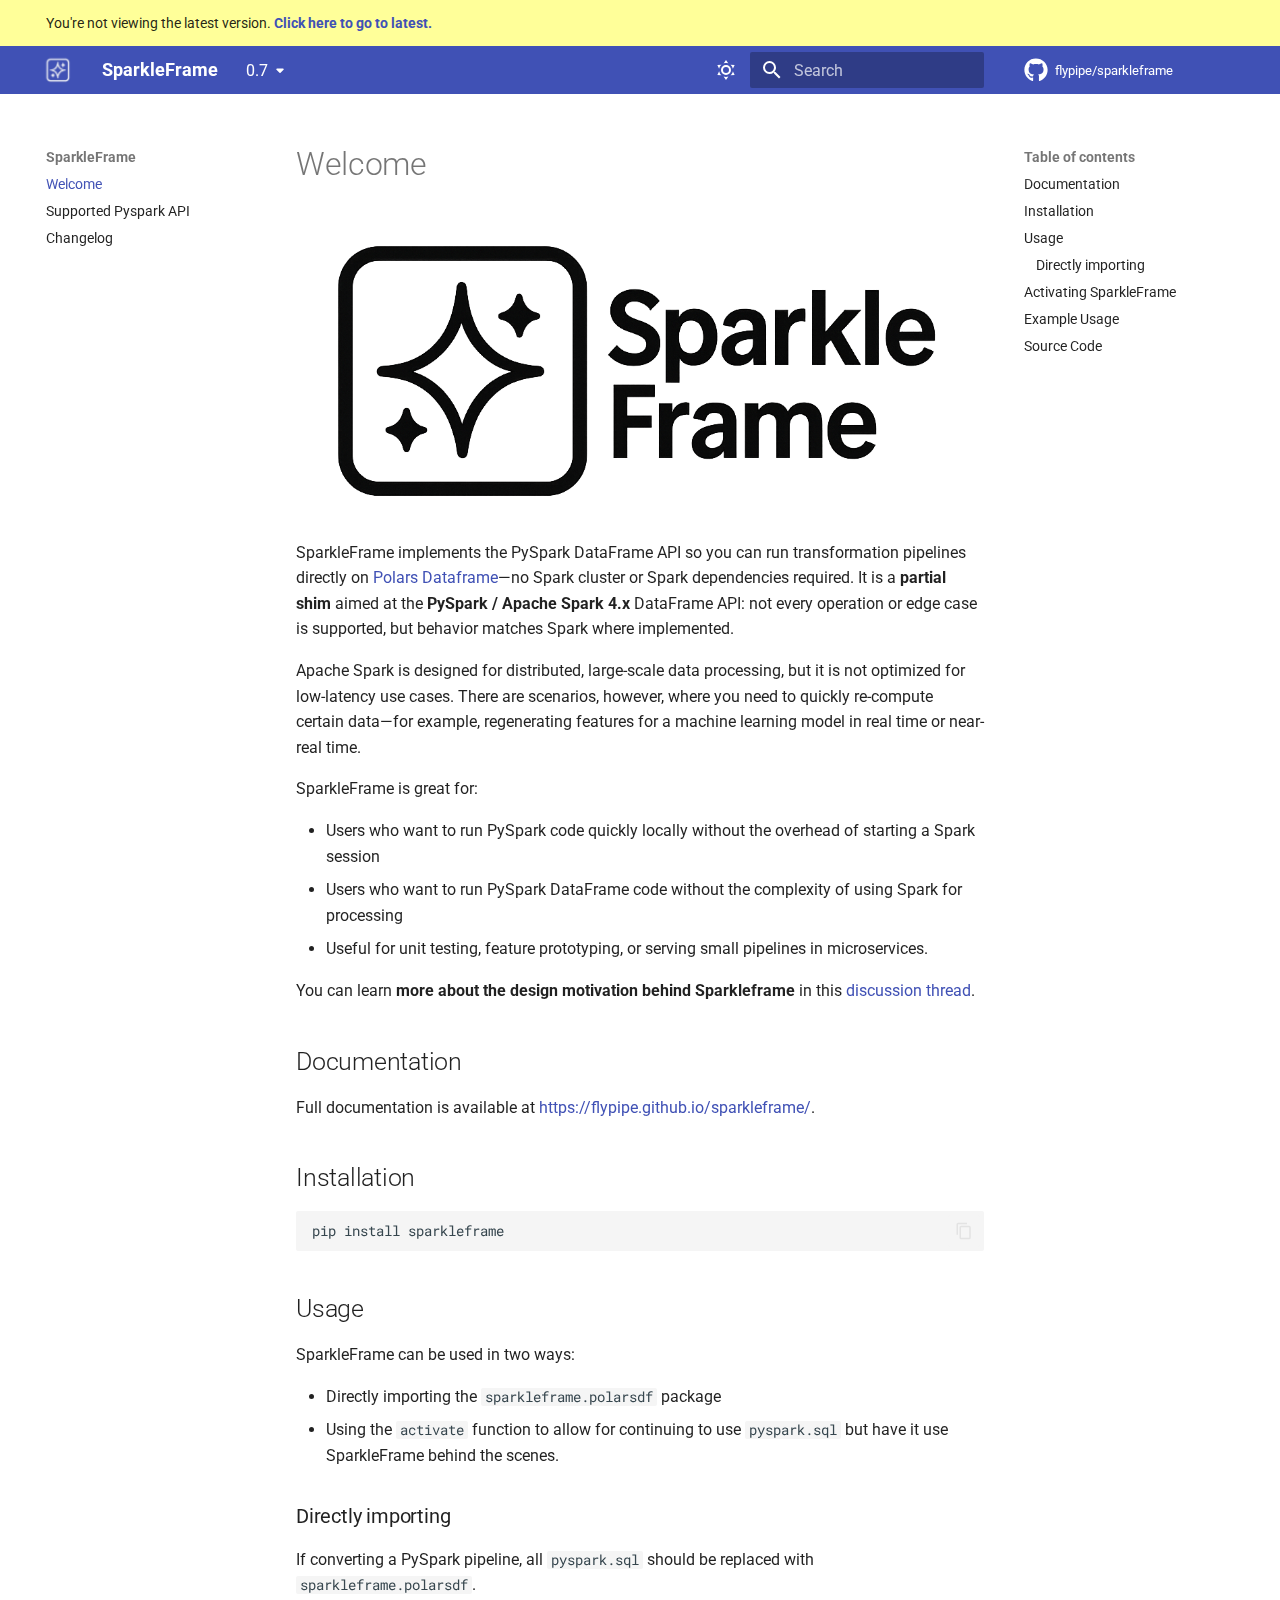
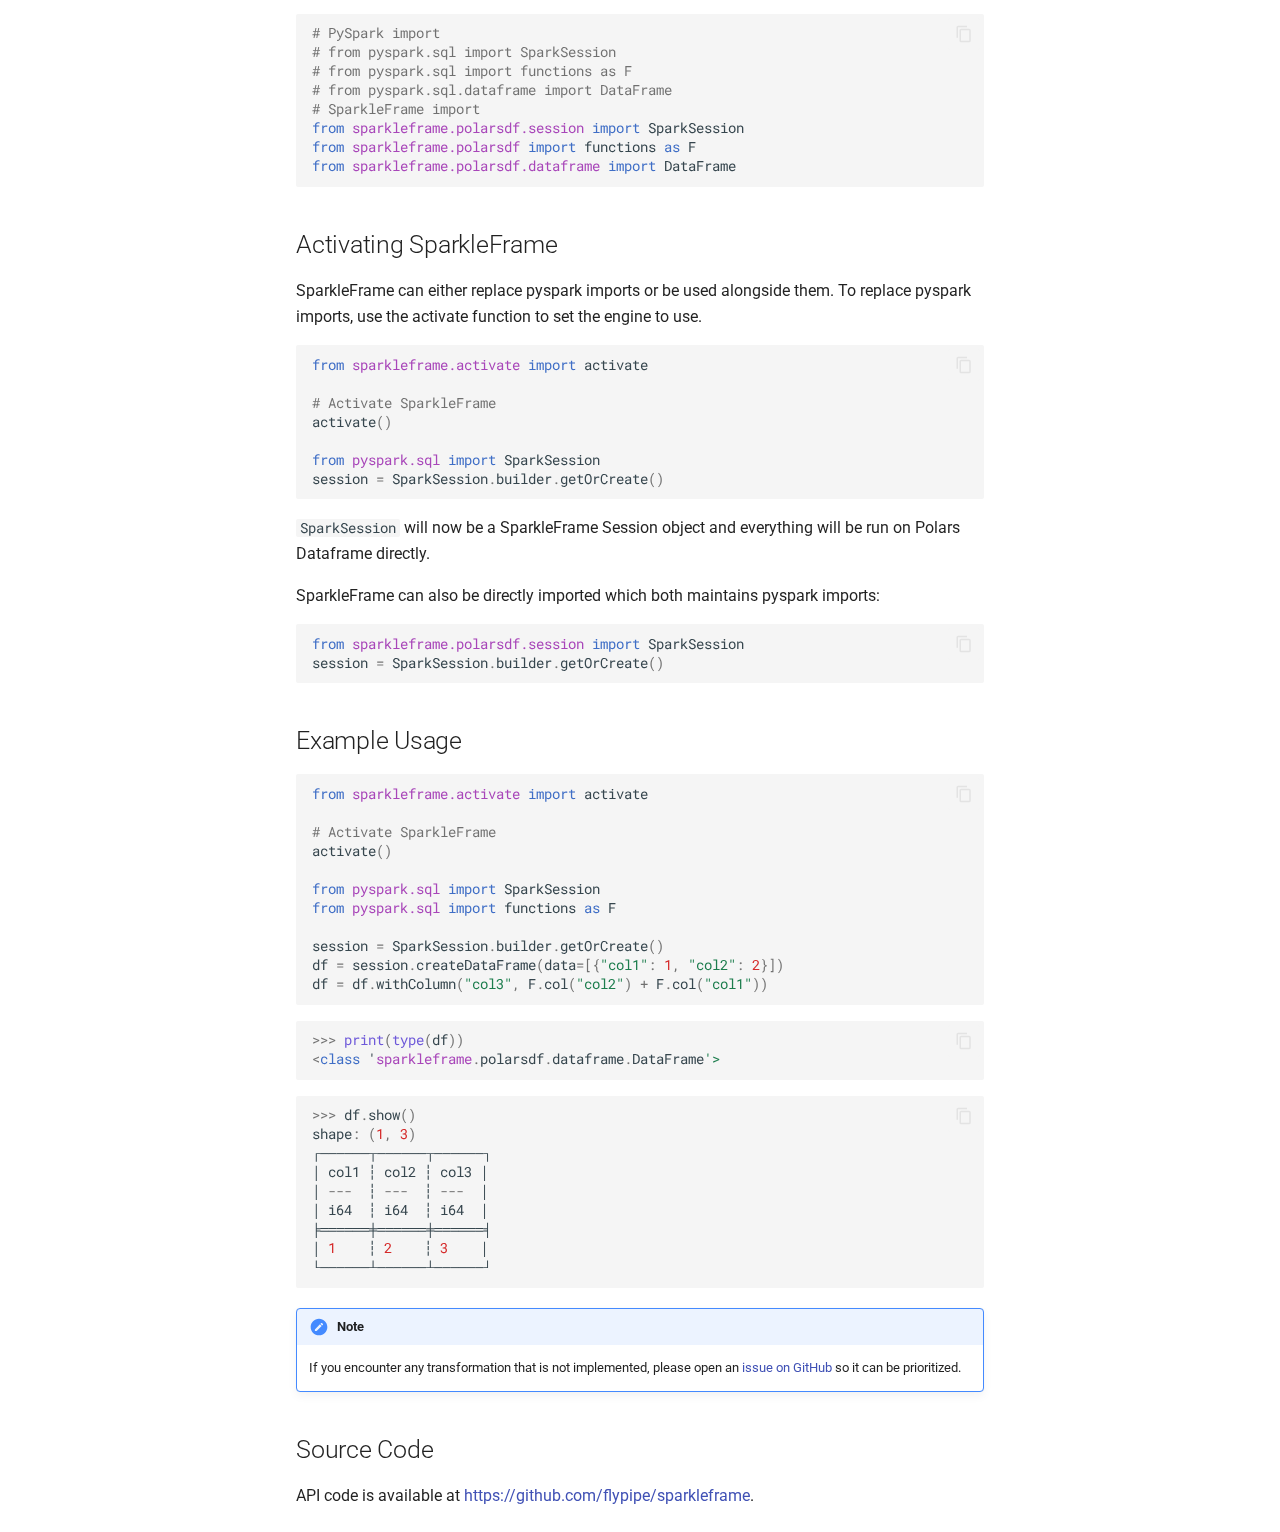
<file: 0.7/index.html>
<!doctype html>
<html lang="en" class="no-js">
  <head>
    
      <meta charset="utf-8">
      <meta name="viewport" content="width=device-width,initial-scale=1">
      
      
      
      
      
        <link rel="next" href="supported_api/">
      
      
        
      
      
      <link rel="icon" href="images/favicon.ico">
      <meta name="generator" content="mkdocs-1.6.1, mkdocs-material-9.7.6">
    
    
      
        <title>SparkleFrame</title>
      
    
    
      <link rel="stylesheet" href="assets/stylesheets/main.484c7ddc.min.css">
      
        
        <link rel="stylesheet" href="assets/stylesheets/palette.ab4e12ef.min.css">
      
      


    
    
      
    
    
      
        
        
        <link rel="preconnect" href="https://fonts.gstatic.com" crossorigin>
        <link rel="stylesheet" href="https://fonts.googleapis.com/css?family=Roboto:300,300i,400,400i,700,700i%7CRoboto+Mono:400,400i,700,700i&display=fallback">
        <style>:root{--md-text-font:"Roboto";--md-code-font:"Roboto Mono"}</style>
      
    
    
      <link rel="stylesheet" href="assets/_mkdocstrings.css">
    
      <link rel="stylesheet" href="stylesheets/extra.css">
    
    <script>__md_scope=new URL(".",location),__md_hash=e=>[...e].reduce(((e,_)=>(e<<5)-e+_.charCodeAt(0)),0),__md_get=(e,_=localStorage,t=__md_scope)=>JSON.parse(_.getItem(t.pathname+"."+e)),__md_set=(e,_,t=localStorage,a=__md_scope)=>{try{t.setItem(a.pathname+"."+e,JSON.stringify(_))}catch(e){}}</script>
    
      

    
    
  </head>
  
  
    
    
      
    
    
    
    
    <body dir="ltr" data-md-color-scheme="default" data-md-color-primary="indigo" data-md-color-accent="indigo">
  
    
    <input class="md-toggle" data-md-toggle="drawer" type="checkbox" id="__drawer" autocomplete="off">
    <input class="md-toggle" data-md-toggle="search" type="checkbox" id="__search" autocomplete="off">
    <label class="md-overlay" for="__drawer"></label>
    <div data-md-component="skip">
      
        
        <a href="#welcome" class="md-skip">
          Skip to content
        </a>
      
    </div>
    <div data-md-component="announce">
      
    </div>
    
      <div data-md-color-scheme="default" data-md-component="outdated" hidden>
        
          <aside class="md-banner md-banner--warning">
            <div class="md-banner__inner md-grid md-typeset">
              
  You're not viewing the latest version.
  <a href="../.">
    <strong>Click here to go to latest.</strong>
  </a>

            </div>
            <script>var el=document.querySelector("[data-md-component=outdated]"),base=new URL("."),outdated=__md_get("__outdated",sessionStorage,base);!0===outdated&&el&&(el.hidden=!1)</script>
          </aside>
        
      </div>
    
    
      

  

<header class="md-header md-header--shadow" data-md-component="header">
  <nav class="md-header__inner md-grid" aria-label="Header">
    <a href="." title="SparkleFrame" class="md-header__button md-logo" aria-label="SparkleFrame" data-md-component="logo">
      
  <img src="images/logo.png" alt="logo">

    </a>
    <label class="md-header__button md-icon" for="__drawer">
      
      <svg xmlns="http://www.w3.org/2000/svg" viewBox="0 0 24 24"><path d="M3 6h18v2H3zm0 5h18v2H3zm0 5h18v2H3z"/></svg>
    </label>
    <div class="md-header__title" data-md-component="header-title">
      <div class="md-header__ellipsis">
        <div class="md-header__topic">
          <span class="md-ellipsis">
            SparkleFrame
          </span>
        </div>
        <div class="md-header__topic" data-md-component="header-topic">
          <span class="md-ellipsis">
            
              Welcome
            
          </span>
        </div>
      </div>
    </div>
    
      
        <form class="md-header__option" data-md-component="palette">
  
    
    
    
    <input class="md-option" data-md-color-media="(prefers-color-scheme: light)" data-md-color-scheme="default" data-md-color-primary="indigo" data-md-color-accent="indigo"  aria-label="Switch to dark mode"  type="radio" name="__palette" id="__palette_0">
    
      <label class="md-header__button md-icon" title="Switch to dark mode" for="__palette_1" hidden>
        <svg xmlns="http://www.w3.org/2000/svg" viewBox="0 0 24 24"><path d="M12 7a5 5 0 0 1 5 5 5 5 0 0 1-5 5 5 5 0 0 1-5-5 5 5 0 0 1 5-5m0 2a3 3 0 0 0-3 3 3 3 0 0 0 3 3 3 3 0 0 0 3-3 3 3 0 0 0-3-3m0-7 2.39 3.42C13.65 5.15 12.84 5 12 5s-1.65.15-2.39.42zM3.34 7l4.16-.35A7.2 7.2 0 0 0 5.94 8.5c-.44.74-.69 1.5-.83 2.29zm.02 10 1.76-3.77a7.131 7.131 0 0 0 2.38 4.14zM20.65 7l-1.77 3.79a7.02 7.02 0 0 0-2.38-4.15zm-.01 10-4.14.36c.59-.51 1.12-1.14 1.54-1.86.42-.73.69-1.5.83-2.29zM12 22l-2.41-3.44c.74.27 1.55.44 2.41.44.82 0 1.63-.17 2.37-.44z"/></svg>
      </label>
    
  
    
    
    
    <input class="md-option" data-md-color-media="(prefers-color-scheme: dark)" data-md-color-scheme="slate" data-md-color-primary="indigo" data-md-color-accent="indigo"  aria-label="Switch to light mode"  type="radio" name="__palette" id="__palette_1">
    
      <label class="md-header__button md-icon" title="Switch to light mode" for="__palette_0" hidden>
        <svg xmlns="http://www.w3.org/2000/svg" viewBox="0 0 24 24"><path d="m17.75 4.09-2.53 1.94.91 3.06-2.63-1.81-2.63 1.81.91-3.06-2.53-1.94L12.44 4l1.06-3 1.06 3zm3.5 6.91-1.64 1.25.59 1.98-1.7-1.17-1.7 1.17.59-1.98L15.75 11l2.06-.05L18.5 9l.69 1.95zm-2.28 4.95c.83-.08 1.72 1.1 1.19 1.85-.32.45-.66.87-1.08 1.27C15.17 23 8.84 23 4.94 19.07c-3.91-3.9-3.91-10.24 0-14.14.4-.4.82-.76 1.27-1.08.75-.53 1.93.36 1.85 1.19-.27 2.86.69 5.83 2.89 8.02a9.96 9.96 0 0 0 8.02 2.89m-1.64 2.02a12.08 12.08 0 0 1-7.8-3.47c-2.17-2.19-3.33-5-3.49-7.82-2.81 3.14-2.7 7.96.31 10.98 3.02 3.01 7.84 3.12 10.98.31"/></svg>
      </label>
    
  
</form>
      
    
    
      <script>var palette=__md_get("__palette");if(palette&&palette.color){if("(prefers-color-scheme)"===palette.color.media){var media=matchMedia("(prefers-color-scheme: light)"),input=document.querySelector(media.matches?"[data-md-color-media='(prefers-color-scheme: light)']":"[data-md-color-media='(prefers-color-scheme: dark)']");palette.color.media=input.getAttribute("data-md-color-media"),palette.color.scheme=input.getAttribute("data-md-color-scheme"),palette.color.primary=input.getAttribute("data-md-color-primary"),palette.color.accent=input.getAttribute("data-md-color-accent")}for(var[key,value]of Object.entries(palette.color))document.body.setAttribute("data-md-color-"+key,value)}</script>
    
    
    
      
      
        <label class="md-header__button md-icon" for="__search">
          
          <svg xmlns="http://www.w3.org/2000/svg" viewBox="0 0 24 24"><path d="M9.5 3A6.5 6.5 0 0 1 16 9.5c0 1.61-.59 3.09-1.56 4.23l.27.27h.79l5 5-1.5 1.5-5-5v-.79l-.27-.27A6.52 6.52 0 0 1 9.5 16 6.5 6.5 0 0 1 3 9.5 6.5 6.5 0 0 1 9.5 3m0 2C7 5 5 7 5 9.5S7 14 9.5 14 14 12 14 9.5 12 5 9.5 5"/></svg>
        </label>
        <div class="md-search" data-md-component="search" role="dialog">
  <label class="md-search__overlay" for="__search"></label>
  <div class="md-search__inner" role="search">
    <form class="md-search__form" name="search">
      <input type="text" class="md-search__input" name="query" aria-label="Search" placeholder="Search" autocapitalize="off" autocorrect="off" autocomplete="off" spellcheck="false" data-md-component="search-query" required>
      <label class="md-search__icon md-icon" for="__search">
        
        <svg xmlns="http://www.w3.org/2000/svg" viewBox="0 0 24 24"><path d="M9.5 3A6.5 6.5 0 0 1 16 9.5c0 1.61-.59 3.09-1.56 4.23l.27.27h.79l5 5-1.5 1.5-5-5v-.79l-.27-.27A6.52 6.52 0 0 1 9.5 16 6.5 6.5 0 0 1 3 9.5 6.5 6.5 0 0 1 9.5 3m0 2C7 5 5 7 5 9.5S7 14 9.5 14 14 12 14 9.5 12 5 9.5 5"/></svg>
        
        <svg xmlns="http://www.w3.org/2000/svg" viewBox="0 0 24 24"><path d="M20 11v2H8l5.5 5.5-1.42 1.42L4.16 12l7.92-7.92L13.5 5.5 8 11z"/></svg>
      </label>
      <nav class="md-search__options" aria-label="Search">
        
        <button type="reset" class="md-search__icon md-icon" title="Clear" aria-label="Clear" tabindex="-1">
          
          <svg xmlns="http://www.w3.org/2000/svg" viewBox="0 0 24 24"><path d="M19 6.41 17.59 5 12 10.59 6.41 5 5 6.41 10.59 12 5 17.59 6.41 19 12 13.41 17.59 19 19 17.59 13.41 12z"/></svg>
        </button>
      </nav>
      
        <div class="md-search__suggest" data-md-component="search-suggest"></div>
      
    </form>
    <div class="md-search__output">
      <div class="md-search__scrollwrap" tabindex="0" data-md-scrollfix>
        <div class="md-search-result" data-md-component="search-result">
          <div class="md-search-result__meta">
            Initializing search
          </div>
          <ol class="md-search-result__list" role="presentation"></ol>
        </div>
      </div>
    </div>
  </div>
</div>
      
    
    
      <div class="md-header__source">
        <a href="https://github.com/flypipe/sparkleframe" title="Go to repository" class="md-source" data-md-component="source">
  <div class="md-source__icon md-icon">
    
    <svg xmlns="http://www.w3.org/2000/svg" viewBox="0 0 512 512"><!--! Font Awesome Free 7.1.0 by @fontawesome - https://fontawesome.com License - https://fontawesome.com/license/free (Icons: CC BY 4.0, Fonts: SIL OFL 1.1, Code: MIT License) Copyright 2025 Fonticons, Inc.--><path d="M173.9 397.4c0 2-2.3 3.6-5.2 3.6-3.3.3-5.6-1.3-5.6-3.6 0-2 2.3-3.6 5.2-3.6 3-.3 5.6 1.3 5.6 3.6m-31.1-4.5c-.7 2 1.3 4.3 4.3 4.9 2.6 1 5.6 0 6.2-2s-1.3-4.3-4.3-5.2c-2.6-.7-5.5.3-6.2 2.3m44.2-1.7c-2.9.7-4.9 2.6-4.6 4.9.3 2 2.9 3.3 5.9 2.6 2.9-.7 4.9-2.6 4.6-4.6-.3-1.9-3-3.2-5.9-2.9M252.8 8C114.1 8 8 113.3 8 252c0 110.9 69.8 205.8 169.5 239.2 12.8 2.3 17.3-5.6 17.3-12.1 0-6.2-.3-40.4-.3-61.4 0 0-70 15-84.7-29.8 0 0-11.4-29.1-27.8-36.6 0 0-22.9-15.7 1.6-15.4 0 0 24.9 2 38.6 25.8 21.9 38.6 58.6 27.5 72.9 20.9 2.3-16 8.8-27.1 16-33.7-55.9-6.2-112.3-14.3-112.3-110.5 0-27.5 7.6-41.3 23.6-58.9-2.6-6.5-11.1-33.3 2.6-67.9 20.9-6.5 69 27 69 27 20-5.6 41.5-8.5 62.8-8.5s42.8 2.9 62.8 8.5c0 0 48.1-33.6 69-27 13.7 34.7 5.2 61.4 2.6 67.9 16 17.7 25.8 31.5 25.8 58.9 0 96.5-58.9 104.2-114.8 110.5 9.2 7.9 17 22.9 17 46.4 0 33.7-.3 75.4-.3 83.6 0 6.5 4.6 14.4 17.3 12.1C436.2 457.8 504 362.9 504 252 504 113.3 391.5 8 252.8 8M105.2 352.9c-1.3 1-1 3.3.7 5.2 1.6 1.6 3.9 2.3 5.2 1 1.3-1 1-3.3-.7-5.2-1.6-1.6-3.9-2.3-5.2-1m-10.8-8.1c-.7 1.3.3 2.9 2.3 3.9 1.6 1 3.6.7 4.3-.7.7-1.3-.3-2.9-2.3-3.9-2-.6-3.6-.3-4.3.7m32.4 35.6c-1.6 1.3-1 4.3 1.3 6.2 2.3 2.3 5.2 2.6 6.5 1 1.3-1.3.7-4.3-1.3-6.2-2.2-2.3-5.2-2.6-6.5-1m-11.4-14.7c-1.6 1-1.6 3.6 0 5.9s4.3 3.3 5.6 2.3c1.6-1.3 1.6-3.9 0-6.2-1.4-2.3-4-3.3-5.6-2"/></svg>
  </div>
  <div class="md-source__repository">
    flypipe/sparkleframe
  </div>
</a>
      </div>
    
  </nav>
  
</header>
    
    <div class="md-container" data-md-component="container">
      
      
        
          
        
      
      <main class="md-main" data-md-component="main">
        <div class="md-main__inner md-grid">
          
            
              
              <div class="md-sidebar md-sidebar--primary" data-md-component="sidebar" data-md-type="navigation" >
                <div class="md-sidebar__scrollwrap">
                  <div class="md-sidebar__inner">
                    



<nav class="md-nav md-nav--primary" aria-label="Navigation" data-md-level="0">
  <label class="md-nav__title" for="__drawer">
    <a href="." title="SparkleFrame" class="md-nav__button md-logo" aria-label="SparkleFrame" data-md-component="logo">
      
  <img src="images/logo.png" alt="logo">

    </a>
    SparkleFrame
  </label>
  
    <div class="md-nav__source">
      <a href="https://github.com/flypipe/sparkleframe" title="Go to repository" class="md-source" data-md-component="source">
  <div class="md-source__icon md-icon">
    
    <svg xmlns="http://www.w3.org/2000/svg" viewBox="0 0 512 512"><!--! Font Awesome Free 7.1.0 by @fontawesome - https://fontawesome.com License - https://fontawesome.com/license/free (Icons: CC BY 4.0, Fonts: SIL OFL 1.1, Code: MIT License) Copyright 2025 Fonticons, Inc.--><path d="M173.9 397.4c0 2-2.3 3.6-5.2 3.6-3.3.3-5.6-1.3-5.6-3.6 0-2 2.3-3.6 5.2-3.6 3-.3 5.6 1.3 5.6 3.6m-31.1-4.5c-.7 2 1.3 4.3 4.3 4.9 2.6 1 5.6 0 6.2-2s-1.3-4.3-4.3-5.2c-2.6-.7-5.5.3-6.2 2.3m44.2-1.7c-2.9.7-4.9 2.6-4.6 4.9.3 2 2.9 3.3 5.9 2.6 2.9-.7 4.9-2.6 4.6-4.6-.3-1.9-3-3.2-5.9-2.9M252.8 8C114.1 8 8 113.3 8 252c0 110.9 69.8 205.8 169.5 239.2 12.8 2.3 17.3-5.6 17.3-12.1 0-6.2-.3-40.4-.3-61.4 0 0-70 15-84.7-29.8 0 0-11.4-29.1-27.8-36.6 0 0-22.9-15.7 1.6-15.4 0 0 24.9 2 38.6 25.8 21.9 38.6 58.6 27.5 72.9 20.9 2.3-16 8.8-27.1 16-33.7-55.9-6.2-112.3-14.3-112.3-110.5 0-27.5 7.6-41.3 23.6-58.9-2.6-6.5-11.1-33.3 2.6-67.9 20.9-6.5 69 27 69 27 20-5.6 41.5-8.5 62.8-8.5s42.8 2.9 62.8 8.5c0 0 48.1-33.6 69-27 13.7 34.7 5.2 61.4 2.6 67.9 16 17.7 25.8 31.5 25.8 58.9 0 96.5-58.9 104.2-114.8 110.5 9.2 7.9 17 22.9 17 46.4 0 33.7-.3 75.4-.3 83.6 0 6.5 4.6 14.4 17.3 12.1C436.2 457.8 504 362.9 504 252 504 113.3 391.5 8 252.8 8M105.2 352.9c-1.3 1-1 3.3.7 5.2 1.6 1.6 3.9 2.3 5.2 1 1.3-1 1-3.3-.7-5.2-1.6-1.6-3.9-2.3-5.2-1m-10.8-8.1c-.7 1.3.3 2.9 2.3 3.9 1.6 1 3.6.7 4.3-.7.7-1.3-.3-2.9-2.3-3.9-2-.6-3.6-.3-4.3.7m32.4 35.6c-1.6 1.3-1 4.3 1.3 6.2 2.3 2.3 5.2 2.6 6.5 1 1.3-1.3.7-4.3-1.3-6.2-2.2-2.3-5.2-2.6-6.5-1m-11.4-14.7c-1.6 1-1.6 3.6 0 5.9s4.3 3.3 5.6 2.3c1.6-1.3 1.6-3.9 0-6.2-1.4-2.3-4-3.3-5.6-2"/></svg>
  </div>
  <div class="md-source__repository">
    flypipe/sparkleframe
  </div>
</a>
    </div>
  
  <ul class="md-nav__list" data-md-scrollfix>
    
      
      
  
  
    
  
  
  
    <li class="md-nav__item md-nav__item--active">
      
      <input class="md-nav__toggle md-toggle" type="checkbox" id="__toc">
      
      
        
      
      
        <label class="md-nav__link md-nav__link--active" for="__toc">
          
  
  
  <span class="md-ellipsis">
    
  
    Welcome
  

    
  </span>
  
  

          <span class="md-nav__icon md-icon"></span>
        </label>
      
      <a href="." class="md-nav__link md-nav__link--active">
        
  
  
  <span class="md-ellipsis">
    
  
    Welcome
  

    
  </span>
  
  

      </a>
      
        

<nav class="md-nav md-nav--secondary" aria-label="Table of contents">
  
  
  
    
  
  
    <label class="md-nav__title" for="__toc">
      <span class="md-nav__icon md-icon"></span>
      Table of contents
    </label>
    <ul class="md-nav__list" data-md-component="toc" data-md-scrollfix>
      
        <li class="md-nav__item">
  <a href="#documentation" class="md-nav__link">
    <span class="md-ellipsis">
      
        Documentation
      
    </span>
  </a>
  
</li>
      
        <li class="md-nav__item">
  <a href="#installation" class="md-nav__link">
    <span class="md-ellipsis">
      
        Installation
      
    </span>
  </a>
  
</li>
      
        <li class="md-nav__item">
  <a href="#usage" class="md-nav__link">
    <span class="md-ellipsis">
      
        Usage
      
    </span>
  </a>
  
    <nav class="md-nav" aria-label="Usage">
      <ul class="md-nav__list">
        
          <li class="md-nav__item">
  <a href="#directly-importing" class="md-nav__link">
    <span class="md-ellipsis">
      
        Directly importing
      
    </span>
  </a>
  
</li>
        
      </ul>
    </nav>
  
</li>
      
        <li class="md-nav__item">
  <a href="#activating-sparkleframe" class="md-nav__link">
    <span class="md-ellipsis">
      
        Activating SparkleFrame
      
    </span>
  </a>
  
</li>
      
        <li class="md-nav__item">
  <a href="#example-usage" class="md-nav__link">
    <span class="md-ellipsis">
      
        Example Usage
      
    </span>
  </a>
  
</li>
      
        <li class="md-nav__item">
  <a href="#source-code" class="md-nav__link">
    <span class="md-ellipsis">
      
        Source Code
      
    </span>
  </a>
  
</li>
      
    </ul>
  
</nav>
      
    </li>
  

    
      
      
  
  
  
  
    <li class="md-nav__item">
      <a href="supported_api/" class="md-nav__link">
        
  
  
  <span class="md-ellipsis">
    
  
    Supported Pyspark API
  

    
  </span>
  
  

      </a>
    </li>
  

    
      
      
  
  
  
  
    <li class="md-nav__item">
      <a href="changelog/" class="md-nav__link">
        
  
  
  <span class="md-ellipsis">
    
  
    Changelog
  

    
  </span>
  
  

      </a>
    </li>
  

    
  </ul>
</nav>
                  </div>
                </div>
              </div>
            
            
              
              <div class="md-sidebar md-sidebar--secondary" data-md-component="sidebar" data-md-type="toc" >
                <div class="md-sidebar__scrollwrap">
                  <div class="md-sidebar__inner">
                    

<nav class="md-nav md-nav--secondary" aria-label="Table of contents">
  
  
  
    
  
  
    <label class="md-nav__title" for="__toc">
      <span class="md-nav__icon md-icon"></span>
      Table of contents
    </label>
    <ul class="md-nav__list" data-md-component="toc" data-md-scrollfix>
      
        <li class="md-nav__item">
  <a href="#documentation" class="md-nav__link">
    <span class="md-ellipsis">
      
        Documentation
      
    </span>
  </a>
  
</li>
      
        <li class="md-nav__item">
  <a href="#installation" class="md-nav__link">
    <span class="md-ellipsis">
      
        Installation
      
    </span>
  </a>
  
</li>
      
        <li class="md-nav__item">
  <a href="#usage" class="md-nav__link">
    <span class="md-ellipsis">
      
        Usage
      
    </span>
  </a>
  
    <nav class="md-nav" aria-label="Usage">
      <ul class="md-nav__list">
        
          <li class="md-nav__item">
  <a href="#directly-importing" class="md-nav__link">
    <span class="md-ellipsis">
      
        Directly importing
      
    </span>
  </a>
  
</li>
        
      </ul>
    </nav>
  
</li>
      
        <li class="md-nav__item">
  <a href="#activating-sparkleframe" class="md-nav__link">
    <span class="md-ellipsis">
      
        Activating SparkleFrame
      
    </span>
  </a>
  
</li>
      
        <li class="md-nav__item">
  <a href="#example-usage" class="md-nav__link">
    <span class="md-ellipsis">
      
        Example Usage
      
    </span>
  </a>
  
</li>
      
        <li class="md-nav__item">
  <a href="#source-code" class="md-nav__link">
    <span class="md-ellipsis">
      
        Source Code
      
    </span>
  </a>
  
</li>
      
    </ul>
  
</nav>
                  </div>
                </div>
              </div>
            
          
          
            <div class="md-content" data-md-component="content">
              
                



  


              
              <article class="md-content__inner md-typeset">
                
                  


  
  


<h1 id="welcome">Welcome</h1>
<p><img alt="SparkleFrame" src="images/logo_dark.png#only-light" /></p>
<p><img alt="SparkleFrame" src="images/logo_white.png#only-dark" /></p>
<p>SparkleFrame implements the PySpark DataFrame API so you can run transformation pipelines directly on
<a href="https://docs.pola.rs/api/python/stable/reference/index.html">Polars Dataframe</a>—no Spark cluster or Spark
dependencies required. It is a <strong>partial</strong> <strong>shim</strong> aimed at the <strong>PySpark / Apache Spark 4.x</strong> DataFrame API: not
every operation or edge case is supported, but behavior matches Spark where implemented.</p>
<p>Apache Spark is designed for distributed, large-scale data processing, but it is not optimized for low-latency use 
cases. There are scenarios, however, where you need to quickly re-compute certain data—for example, 
regenerating features for a machine learning model in real time or near-real time.</p>
<p>SparkleFrame is great for:</p>
<ul>
<li>Users who want to run PySpark code quickly locally without the overhead of starting a Spark session</li>
<li>Users who want to run PySpark DataFrame code without the complexity of using Spark for processing</li>
<li>Useful for unit testing, feature prototyping, or serving small pipelines in microservices.</li>
</ul>
<p>You can learn <strong>more about the design motivation behind Sparkleframe</strong> in this 
    <a href="https://github.com/eakmanrq/sqlframe/issues/409">discussion thread</a>.</p>
<h2 id="documentation">Documentation</h2>
<p>Full documentation is available at <a href="https://flypipe.github.io/sparkleframe/">https://flypipe.github.io/sparkleframe/</a>.</p>
<h2 id="installation">Installation</h2>
<div class="highlight"><pre><span></span><code><a id="__codelineno-0-1" name="__codelineno-0-1" href="#__codelineno-0-1"></a>pip<span class="w"> </span>install<span class="w"> </span>sparkleframe
</code></pre></div>
<h2 id="usage">Usage</h2>
<p>SparkleFrame can be used in two ways:</p>
<ul>
<li>Directly importing the <code>sparkleframe.polarsdf</code> package </li>
<li>Using the <code>activate</code> function to allow for continuing to use <code>pyspark.sql</code> but have it use SparkleFrame behind the scenes.</li>
</ul>
<h3 id="directly-importing">Directly importing</h3>
<p>If converting a PySpark pipeline, all <code>pyspark.sql</code> should be replaced with <code>sparkleframe.polarsdf</code>.</p>
<div class="highlight"><pre><span></span><code><a id="__codelineno-1-1" name="__codelineno-1-1" href="#__codelineno-1-1"></a><span class="c1"># PySpark import</span>
<a id="__codelineno-1-2" name="__codelineno-1-2" href="#__codelineno-1-2"></a><span class="c1"># from pyspark.sql import SparkSession</span>
<a id="__codelineno-1-3" name="__codelineno-1-3" href="#__codelineno-1-3"></a><span class="c1"># from pyspark.sql import functions as F</span>
<a id="__codelineno-1-4" name="__codelineno-1-4" href="#__codelineno-1-4"></a><span class="c1"># from pyspark.sql.dataframe import DataFrame</span>
<a id="__codelineno-1-5" name="__codelineno-1-5" href="#__codelineno-1-5"></a><span class="c1"># SparkleFrame import</span>
<a id="__codelineno-1-6" name="__codelineno-1-6" href="#__codelineno-1-6"></a><span class="kn">from</span><span class="w"> </span><span class="nn">sparkleframe.polarsdf.session</span><span class="w"> </span><span class="kn">import</span> <span class="n">SparkSession</span>
<a id="__codelineno-1-7" name="__codelineno-1-7" href="#__codelineno-1-7"></a><span class="kn">from</span><span class="w"> </span><span class="nn">sparkleframe.polarsdf</span><span class="w"> </span><span class="kn">import</span> <span class="n">functions</span> <span class="k">as</span> <span class="n">F</span>
<a id="__codelineno-1-8" name="__codelineno-1-8" href="#__codelineno-1-8"></a><span class="kn">from</span><span class="w"> </span><span class="nn">sparkleframe.polarsdf.dataframe</span><span class="w"> </span><span class="kn">import</span> <span class="n">DataFrame</span>
</code></pre></div>
<h2 id="activating-sparkleframe">Activating SparkleFrame</h2>
<p>SparkleFrame can either replace pyspark imports or be used alongside them. To replace pyspark imports, 
use the activate function to set the engine to use.</p>
<div class="highlight"><pre><span></span><code><a id="__codelineno-2-1" name="__codelineno-2-1" href="#__codelineno-2-1"></a><span class="kn">from</span><span class="w"> </span><span class="nn">sparkleframe.activate</span><span class="w"> </span><span class="kn">import</span> <span class="n">activate</span>
<a id="__codelineno-2-2" name="__codelineno-2-2" href="#__codelineno-2-2"></a>
<a id="__codelineno-2-3" name="__codelineno-2-3" href="#__codelineno-2-3"></a><span class="c1"># Activate SparkleFrame</span>
<a id="__codelineno-2-4" name="__codelineno-2-4" href="#__codelineno-2-4"></a><span class="n">activate</span><span class="p">()</span>
<a id="__codelineno-2-5" name="__codelineno-2-5" href="#__codelineno-2-5"></a>
<a id="__codelineno-2-6" name="__codelineno-2-6" href="#__codelineno-2-6"></a><span class="kn">from</span><span class="w"> </span><span class="nn">pyspark.sql</span><span class="w"> </span><span class="kn">import</span> <span class="n">SparkSession</span>
<a id="__codelineno-2-7" name="__codelineno-2-7" href="#__codelineno-2-7"></a><span class="n">session</span> <span class="o">=</span> <span class="n">SparkSession</span><span class="o">.</span><span class="n">builder</span><span class="o">.</span><span class="n">getOrCreate</span><span class="p">()</span>
</code></pre></div>
<p><code>SparkSession</code> will now be a SparkleFrame Session object and everything will be run on Polars Dataframe directly.</p>
<p>SparkleFrame can also be directly imported which both maintains pyspark imports:</p>
<div class="highlight"><pre><span></span><code><a id="__codelineno-3-1" name="__codelineno-3-1" href="#__codelineno-3-1"></a><span class="kn">from</span><span class="w"> </span><span class="nn">sparkleframe.polarsdf.session</span><span class="w"> </span><span class="kn">import</span> <span class="n">SparkSession</span>
<a id="__codelineno-3-2" name="__codelineno-3-2" href="#__codelineno-3-2"></a><span class="n">session</span> <span class="o">=</span> <span class="n">SparkSession</span><span class="o">.</span><span class="n">builder</span><span class="o">.</span><span class="n">getOrCreate</span><span class="p">()</span>
</code></pre></div>
<h2 id="example-usage">Example Usage</h2>
<p><div class="highlight"><pre><span></span><code><a id="__codelineno-4-1" name="__codelineno-4-1" href="#__codelineno-4-1"></a><span class="kn">from</span><span class="w"> </span><span class="nn">sparkleframe.activate</span><span class="w"> </span><span class="kn">import</span> <span class="n">activate</span>
<a id="__codelineno-4-2" name="__codelineno-4-2" href="#__codelineno-4-2"></a>
<a id="__codelineno-4-3" name="__codelineno-4-3" href="#__codelineno-4-3"></a><span class="c1"># Activate SparkleFrame</span>
<a id="__codelineno-4-4" name="__codelineno-4-4" href="#__codelineno-4-4"></a><span class="n">activate</span><span class="p">()</span>
<a id="__codelineno-4-5" name="__codelineno-4-5" href="#__codelineno-4-5"></a>
<a id="__codelineno-4-6" name="__codelineno-4-6" href="#__codelineno-4-6"></a><span class="kn">from</span><span class="w"> </span><span class="nn">pyspark.sql</span><span class="w"> </span><span class="kn">import</span> <span class="n">SparkSession</span>
<a id="__codelineno-4-7" name="__codelineno-4-7" href="#__codelineno-4-7"></a><span class="kn">from</span><span class="w"> </span><span class="nn">pyspark.sql</span><span class="w"> </span><span class="kn">import</span> <span class="n">functions</span> <span class="k">as</span> <span class="n">F</span>
<a id="__codelineno-4-8" name="__codelineno-4-8" href="#__codelineno-4-8"></a>
<a id="__codelineno-4-9" name="__codelineno-4-9" href="#__codelineno-4-9"></a><span class="n">session</span> <span class="o">=</span> <span class="n">SparkSession</span><span class="o">.</span><span class="n">builder</span><span class="o">.</span><span class="n">getOrCreate</span><span class="p">()</span>
<a id="__codelineno-4-10" name="__codelineno-4-10" href="#__codelineno-4-10"></a><span class="n">df</span> <span class="o">=</span> <span class="n">session</span><span class="o">.</span><span class="n">createDataFrame</span><span class="p">(</span><span class="n">data</span><span class="o">=</span><span class="p">[{</span><span class="s2">&quot;col1&quot;</span><span class="p">:</span> <span class="mi">1</span><span class="p">,</span> <span class="s2">&quot;col2&quot;</span><span class="p">:</span> <span class="mi">2</span><span class="p">}])</span>
<a id="__codelineno-4-11" name="__codelineno-4-11" href="#__codelineno-4-11"></a><span class="n">df</span> <span class="o">=</span> <span class="n">df</span><span class="o">.</span><span class="n">withColumn</span><span class="p">(</span><span class="s2">&quot;col3&quot;</span><span class="p">,</span> <span class="n">F</span><span class="o">.</span><span class="n">col</span><span class="p">(</span><span class="s2">&quot;col2&quot;</span><span class="p">)</span> <span class="o">+</span> <span class="n">F</span><span class="o">.</span><span class="n">col</span><span class="p">(</span><span class="s2">&quot;col1&quot;</span><span class="p">))</span>
</code></pre></div>
<div class="highlight"><pre><span></span><code><a id="__codelineno-5-1" name="__codelineno-5-1" href="#__codelineno-5-1"></a><span class="o">&gt;&gt;&gt;</span> <span class="nb">print</span><span class="p">(</span><span class="nb">type</span><span class="p">(</span><span class="n">df</span><span class="p">))</span>
<a id="__codelineno-5-2" name="__codelineno-5-2" href="#__codelineno-5-2"></a><span class="o">&lt;</span><span class="k">class</span><span class="w"> </span><span class="err">&#39;</span><span class="nc">sparkleframe</span><span class="o">.</span><span class="n">polarsdf</span><span class="o">.</span><span class="n">dataframe</span><span class="o">.</span><span class="n">DataFrame</span><span class="s1">&#39;&gt;</span>
</code></pre></div>
<div class="highlight"><pre><span></span><code><a id="__codelineno-6-1" name="__codelineno-6-1" href="#__codelineno-6-1"></a><span class="o">&gt;&gt;&gt;</span> <span class="n">df</span><span class="o">.</span><span class="n">show</span><span class="p">()</span>
<a id="__codelineno-6-2" name="__codelineno-6-2" href="#__codelineno-6-2"></a><span class="n">shape</span><span class="p">:</span> <span class="p">(</span><span class="mi">1</span><span class="p">,</span> <span class="mi">3</span><span class="p">)</span>
<a id="__codelineno-6-3" name="__codelineno-6-3" href="#__codelineno-6-3"></a><span class="err">┌──────┬──────┬──────┐</span>
<a id="__codelineno-6-4" name="__codelineno-6-4" href="#__codelineno-6-4"></a><span class="err">│</span> <span class="n">col1</span> <span class="err">┆</span> <span class="n">col2</span> <span class="err">┆</span> <span class="n">col3</span> <span class="err">│</span>
<a id="__codelineno-6-5" name="__codelineno-6-5" href="#__codelineno-6-5"></a><span class="err">│</span> <span class="o">---</span>  <span class="err">┆</span> <span class="o">---</span>  <span class="err">┆</span> <span class="o">---</span>  <span class="err">│</span>
<a id="__codelineno-6-6" name="__codelineno-6-6" href="#__codelineno-6-6"></a><span class="err">│</span> <span class="n">i64</span>  <span class="err">┆</span> <span class="n">i64</span>  <span class="err">┆</span> <span class="n">i64</span>  <span class="err">│</span>
<a id="__codelineno-6-7" name="__codelineno-6-7" href="#__codelineno-6-7"></a><span class="err">╞══════╪══════╪══════╡</span>
<a id="__codelineno-6-8" name="__codelineno-6-8" href="#__codelineno-6-8"></a><span class="err">│</span> <span class="mi">1</span>    <span class="err">┆</span> <span class="mi">2</span>    <span class="err">┆</span> <span class="mi">3</span>    <span class="err">│</span>
<a id="__codelineno-6-9" name="__codelineno-6-9" href="#__codelineno-6-9"></a><span class="err">└──────┴──────┴──────┘</span>
</code></pre></div></p>
<div class="admonition note">
<p class="admonition-title">Note</p>
<p>If you encounter any transformation that is not implemented, please open an <a href="https://github.com/flypipe/sparkleframe/issues/new">issue on GitHub</a> so it can be prioritized.</p>
</div>
<h2 id="source-code">Source Code</h2>
<p>API code is available at <a href="https://github.com/flypipe/sparkleframe">https://github.com/flypipe/sparkleframe</a>.</p>












                
              </article>
            </div>
          
          
<script>var target=document.getElementById(location.hash.slice(1));target&&target.name&&(target.checked=target.name.startsWith("__tabbed_"))</script>
        </div>
        
          <button type="button" class="md-top md-icon" data-md-component="top" hidden>
  
  <svg xmlns="http://www.w3.org/2000/svg" viewBox="0 0 24 24"><path d="M13 20h-2V8l-5.5 5.5-1.42-1.42L12 4.16l7.92 7.92-1.42 1.42L13 8z"/></svg>
  Back to top
</button>
        
      </main>
      
        
      
    </div>
    <div class="md-dialog" data-md-component="dialog">
      <div class="md-dialog__inner md-typeset"></div>
    </div>
    
    
    
      
      
      <script id="__config" type="application/json">{"annotate": null, "base": ".", "features": ["navigation.top", "navigation.path", "navigation.indexes", "search.suggest", "search.highlight", "content.code.copy", "content.code.select"], "search": "assets/javascripts/workers/search.2c215733.min.js", "tags": null, "translations": {"clipboard.copied": "Copied to clipboard", "clipboard.copy": "Copy to clipboard", "search.result.more.one": "1 more on this page", "search.result.more.other": "# more on this page", "search.result.none": "No matching documents", "search.result.one": "1 matching document", "search.result.other": "# matching documents", "search.result.placeholder": "Type to start searching", "search.result.term.missing": "Missing", "select.version": "Select version"}, "version": {"alias": true, "default": "latest", "provider": "mike"}}</script>
    
    
      <script src="assets/javascripts/bundle.79ae519e.min.js"></script>
      
    
  </body>
</html>
</file>
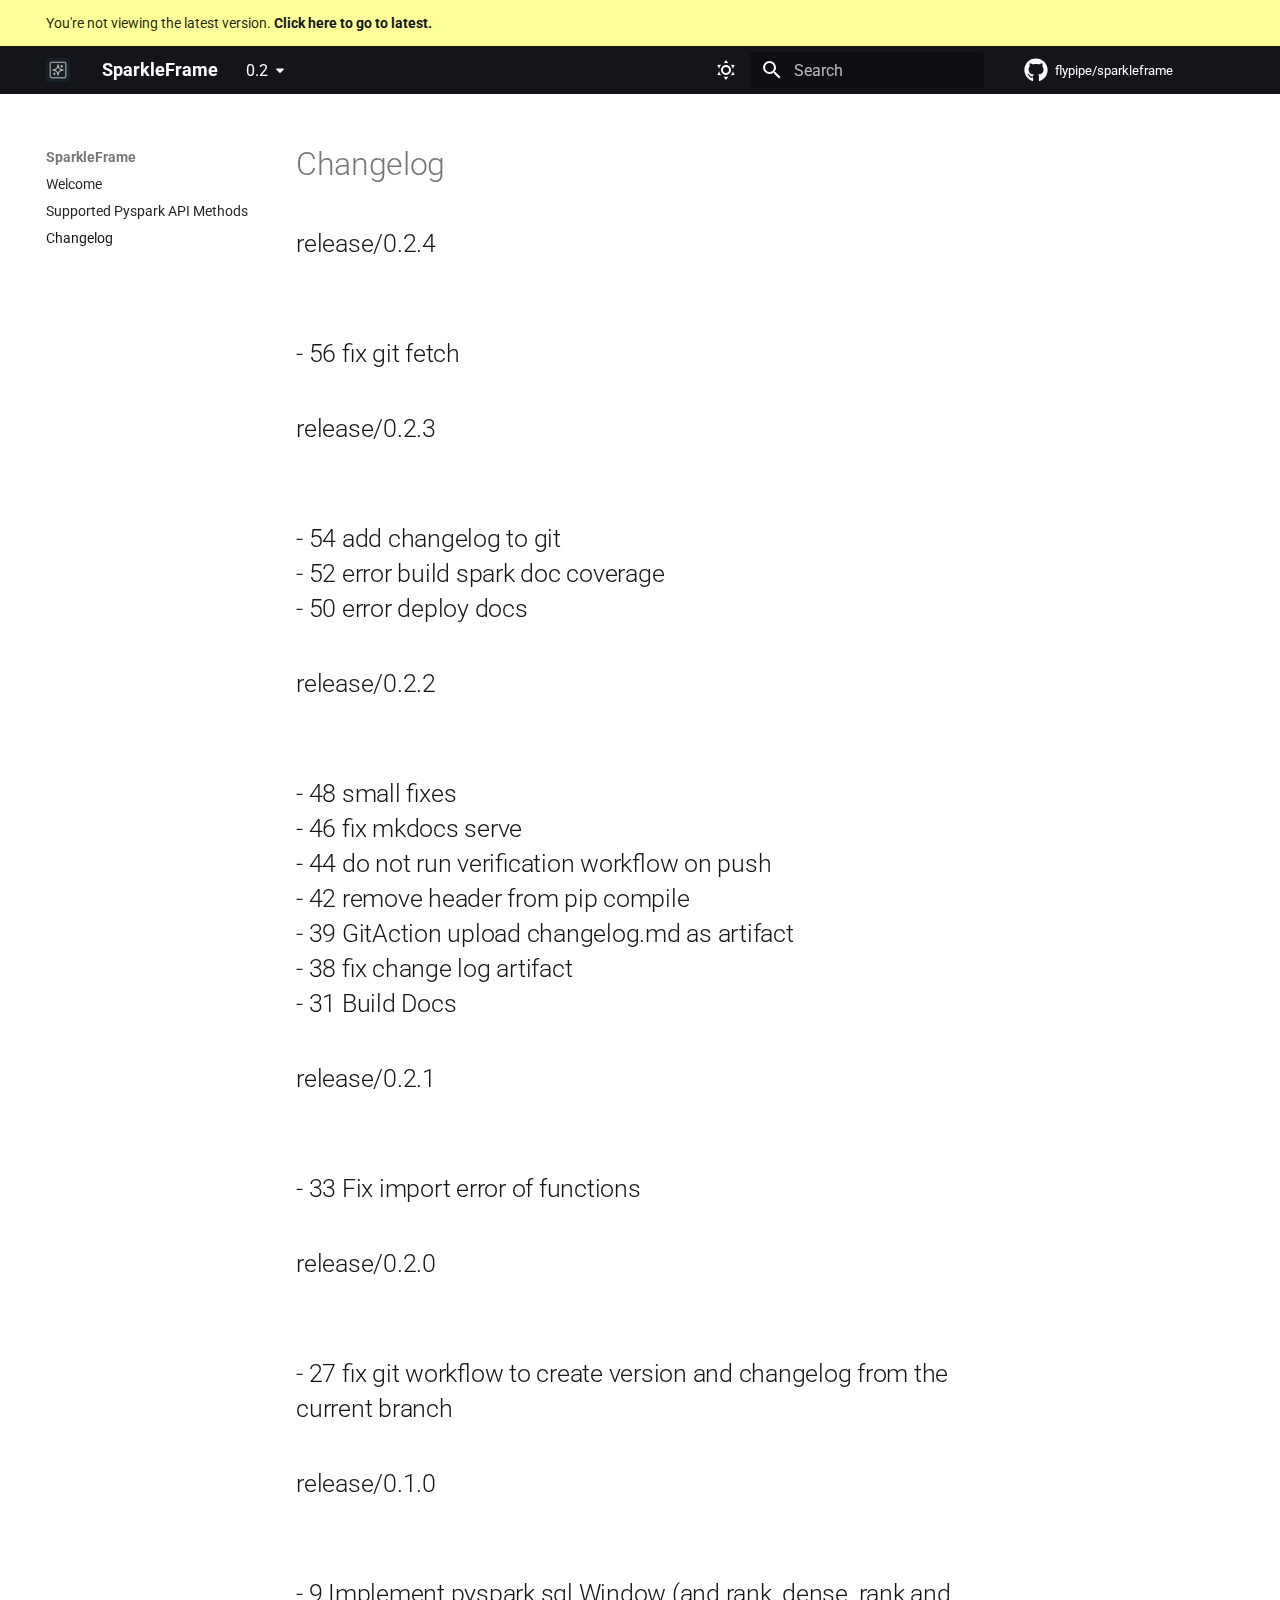
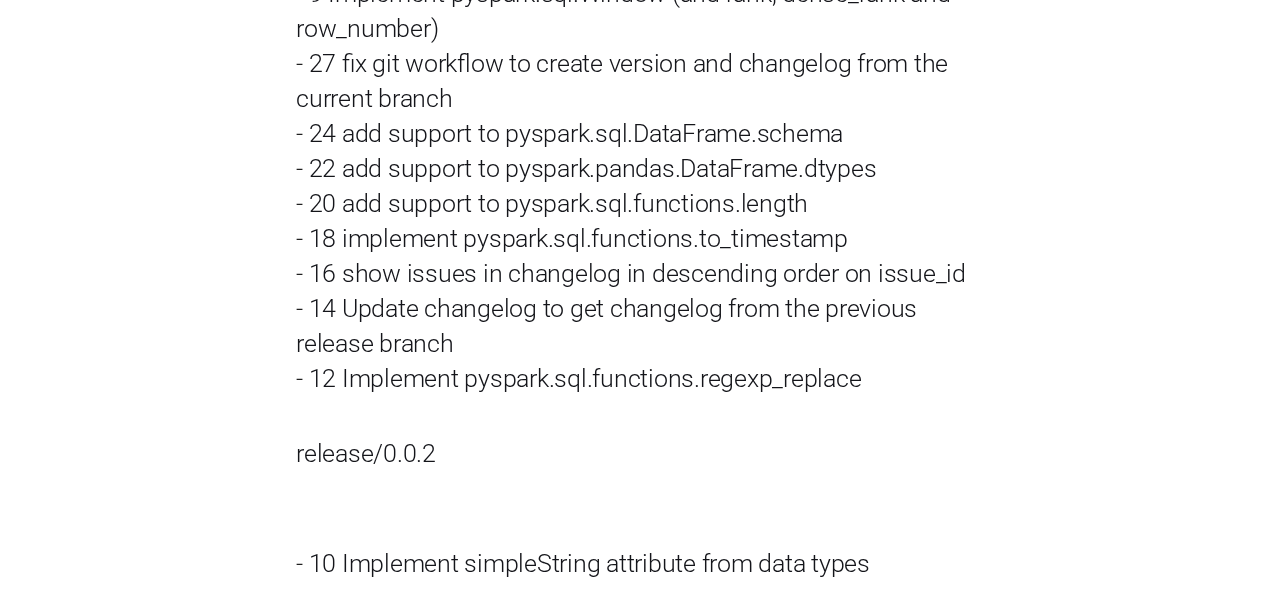
<file: 0.2/changelog/index.html>
<!doctype html>
<html lang="en" class="no-js">
  <head>
    
      <meta charset="utf-8">
      <meta name="viewport" content="width=device-width,initial-scale=1">
      
      
      
      
        <link rel="prev" href="../supported_api/">
      
      
      
      <link rel="icon" href="../images/favicon.ico">
      <meta name="generator" content="mkdocs-1.6.1, mkdocs-material-9.6.14">
    
    
      
        <title>Changelog - SparkleFrame</title>
      
    
    
      <link rel="stylesheet" href="../assets/stylesheets/main.342714a4.min.css">
      
        
        <link rel="stylesheet" href="../assets/stylesheets/palette.06af60db.min.css">
      
      


    
    
      
    
    
      
        
        
        <link rel="preconnect" href="https://fonts.gstatic.com" crossorigin>
        <link rel="stylesheet" href="https://fonts.googleapis.com/css?family=Roboto:300,300i,400,400i,700,700i%7CRoboto+Mono:400,400i,700,700i&display=fallback">
        <style>:root{--md-text-font:"Roboto";--md-code-font:"Roboto Mono"}</style>
      
    
    
      <link rel="stylesheet" href="../assets/_mkdocstrings.css">
    
      <link rel="stylesheet" href="../stylesheets/extra.css">
    
    <script>__md_scope=new URL("..",location),__md_hash=e=>[...e].reduce(((e,_)=>(e<<5)-e+_.charCodeAt(0)),0),__md_get=(e,_=localStorage,t=__md_scope)=>JSON.parse(_.getItem(t.pathname+"."+e)),__md_set=(e,_,t=localStorage,a=__md_scope)=>{try{t.setItem(a.pathname+"."+e,JSON.stringify(_))}catch(e){}}</script>
    
      

    
    
    
  </head>
  
  
    
    
      
    
    
    
    
    <body dir="ltr" data-md-color-scheme="default" data-md-color-primary="indigo" data-md-color-accent="indigo">
  
    
    <input class="md-toggle" data-md-toggle="drawer" type="checkbox" id="__drawer" autocomplete="off">
    <input class="md-toggle" data-md-toggle="search" type="checkbox" id="__search" autocomplete="off">
    <label class="md-overlay" for="__drawer"></label>
    <div data-md-component="skip">
      
        
        <a href="#changelog" class="md-skip">
          Skip to content
        </a>
      
    </div>
    <div data-md-component="announce">
      
    </div>
    
      <div data-md-color-scheme="default" data-md-component="outdated" hidden>
        
          <aside class="md-banner md-banner--warning">
            <div class="md-banner__inner md-grid md-typeset">
              
  You're not viewing the latest version.
  <a href="../..">
    <strong>Click here to go to latest.</strong>
  </a>

            </div>
            <script>var el=document.querySelector("[data-md-component=outdated]"),base=new URL(".."),outdated=__md_get("__outdated",sessionStorage,base);!0===outdated&&el&&(el.hidden=!1)</script>
          </aside>
        
      </div>
    
    
      

  

<header class="md-header md-header--shadow" data-md-component="header">
  <nav class="md-header__inner md-grid" aria-label="Header">
    <a href=".." title="SparkleFrame" class="md-header__button md-logo" aria-label="SparkleFrame" data-md-component="logo">
      
  <img src="../images/logo.png" alt="logo">

    </a>
    <label class="md-header__button md-icon" for="__drawer">
      
      <svg xmlns="http://www.w3.org/2000/svg" viewBox="0 0 24 24"><path d="M3 6h18v2H3zm0 5h18v2H3zm0 5h18v2H3z"/></svg>
    </label>
    <div class="md-header__title" data-md-component="header-title">
      <div class="md-header__ellipsis">
        <div class="md-header__topic">
          <span class="md-ellipsis">
            SparkleFrame
          </span>
        </div>
        <div class="md-header__topic" data-md-component="header-topic">
          <span class="md-ellipsis">
            
              Changelog
            
          </span>
        </div>
      </div>
    </div>
    
      
        <form class="md-header__option" data-md-component="palette">
  
    
    
    
    <input class="md-option" data-md-color-media="(prefers-color-scheme: light)" data-md-color-scheme="default" data-md-color-primary="indigo" data-md-color-accent="indigo"  aria-label="Switch to dark mode"  type="radio" name="__palette" id="__palette_0">
    
      <label class="md-header__button md-icon" title="Switch to dark mode" for="__palette_1" hidden>
        <svg xmlns="http://www.w3.org/2000/svg" viewBox="0 0 24 24"><path d="M12 7a5 5 0 0 1 5 5 5 5 0 0 1-5 5 5 5 0 0 1-5-5 5 5 0 0 1 5-5m0 2a3 3 0 0 0-3 3 3 3 0 0 0 3 3 3 3 0 0 0 3-3 3 3 0 0 0-3-3m0-7 2.39 3.42C13.65 5.15 12.84 5 12 5s-1.65.15-2.39.42zM3.34 7l4.16-.35A7.2 7.2 0 0 0 5.94 8.5c-.44.74-.69 1.5-.83 2.29zm.02 10 1.76-3.77a7.131 7.131 0 0 0 2.38 4.14zM20.65 7l-1.77 3.79a7.02 7.02 0 0 0-2.38-4.15zm-.01 10-4.14.36c.59-.51 1.12-1.14 1.54-1.86.42-.73.69-1.5.83-2.29zM12 22l-2.41-3.44c.74.27 1.55.44 2.41.44.82 0 1.63-.17 2.37-.44z"/></svg>
      </label>
    
  
    
    
    
    <input class="md-option" data-md-color-media="(prefers-color-scheme: dark)" data-md-color-scheme="slate" data-md-color-primary="indigo" data-md-color-accent="indigo"  aria-label="Switch to light mode"  type="radio" name="__palette" id="__palette_1">
    
      <label class="md-header__button md-icon" title="Switch to light mode" for="__palette_0" hidden>
        <svg xmlns="http://www.w3.org/2000/svg" viewBox="0 0 24 24"><path d="m17.75 4.09-2.53 1.94.91 3.06-2.63-1.81-2.63 1.81.91-3.06-2.53-1.94L12.44 4l1.06-3 1.06 3zm3.5 6.91-1.64 1.25.59 1.98-1.7-1.17-1.7 1.17.59-1.98L15.75 11l2.06-.05L18.5 9l.69 1.95zm-2.28 4.95c.83-.08 1.72 1.1 1.19 1.85-.32.45-.66.87-1.08 1.27C15.17 23 8.84 23 4.94 19.07c-3.91-3.9-3.91-10.24 0-14.14.4-.4.82-.76 1.27-1.08.75-.53 1.93.36 1.85 1.19-.27 2.86.69 5.83 2.89 8.02a9.96 9.96 0 0 0 8.02 2.89m-1.64 2.02a12.08 12.08 0 0 1-7.8-3.47c-2.17-2.19-3.33-5-3.49-7.82-2.81 3.14-2.7 7.96.31 10.98 3.02 3.01 7.84 3.12 10.98.31"/></svg>
      </label>
    
  
</form>
      
    
    
      <script>var palette=__md_get("__palette");if(palette&&palette.color){if("(prefers-color-scheme)"===palette.color.media){var media=matchMedia("(prefers-color-scheme: light)"),input=document.querySelector(media.matches?"[data-md-color-media='(prefers-color-scheme: light)']":"[data-md-color-media='(prefers-color-scheme: dark)']");palette.color.media=input.getAttribute("data-md-color-media"),palette.color.scheme=input.getAttribute("data-md-color-scheme"),palette.color.primary=input.getAttribute("data-md-color-primary"),palette.color.accent=input.getAttribute("data-md-color-accent")}for(var[key,value]of Object.entries(palette.color))document.body.setAttribute("data-md-color-"+key,value)}</script>
    
    
    
      
      
        <label class="md-header__button md-icon" for="__search">
          
          <svg xmlns="http://www.w3.org/2000/svg" viewBox="0 0 24 24"><path d="M9.5 3A6.5 6.5 0 0 1 16 9.5c0 1.61-.59 3.09-1.56 4.23l.27.27h.79l5 5-1.5 1.5-5-5v-.79l-.27-.27A6.52 6.52 0 0 1 9.5 16 6.5 6.5 0 0 1 3 9.5 6.5 6.5 0 0 1 9.5 3m0 2C7 5 5 7 5 9.5S7 14 9.5 14 14 12 14 9.5 12 5 9.5 5"/></svg>
        </label>
        <div class="md-search" data-md-component="search" role="dialog">
  <label class="md-search__overlay" for="__search"></label>
  <div class="md-search__inner" role="search">
    <form class="md-search__form" name="search">
      <input type="text" class="md-search__input" name="query" aria-label="Search" placeholder="Search" autocapitalize="off" autocorrect="off" autocomplete="off" spellcheck="false" data-md-component="search-query" required>
      <label class="md-search__icon md-icon" for="__search">
        
        <svg xmlns="http://www.w3.org/2000/svg" viewBox="0 0 24 24"><path d="M9.5 3A6.5 6.5 0 0 1 16 9.5c0 1.61-.59 3.09-1.56 4.23l.27.27h.79l5 5-1.5 1.5-5-5v-.79l-.27-.27A6.52 6.52 0 0 1 9.5 16 6.5 6.5 0 0 1 3 9.5 6.5 6.5 0 0 1 9.5 3m0 2C7 5 5 7 5 9.5S7 14 9.5 14 14 12 14 9.5 12 5 9.5 5"/></svg>
        
        <svg xmlns="http://www.w3.org/2000/svg" viewBox="0 0 24 24"><path d="M20 11v2H8l5.5 5.5-1.42 1.42L4.16 12l7.92-7.92L13.5 5.5 8 11z"/></svg>
      </label>
      <nav class="md-search__options" aria-label="Search">
        
        <button type="reset" class="md-search__icon md-icon" title="Clear" aria-label="Clear" tabindex="-1">
          
          <svg xmlns="http://www.w3.org/2000/svg" viewBox="0 0 24 24"><path d="M19 6.41 17.59 5 12 10.59 6.41 5 5 6.41 10.59 12 5 17.59 6.41 19 12 13.41 17.59 19 19 17.59 13.41 12z"/></svg>
        </button>
      </nav>
      
        <div class="md-search__suggest" data-md-component="search-suggest"></div>
      
    </form>
    <div class="md-search__output">
      <div class="md-search__scrollwrap" tabindex="0" data-md-scrollfix>
        <div class="md-search-result" data-md-component="search-result">
          <div class="md-search-result__meta">
            Initializing search
          </div>
          <ol class="md-search-result__list" role="presentation"></ol>
        </div>
      </div>
    </div>
  </div>
</div>
      
    
    
      <div class="md-header__source">
        <a href="https://github.com/flypipe/sparkleframe" title="Go to repository" class="md-source" data-md-component="source">
  <div class="md-source__icon md-icon">
    
    <svg xmlns="http://www.w3.org/2000/svg" viewBox="0 0 496 512"><!--! Font Awesome Free 6.7.2 by @fontawesome - https://fontawesome.com License - https://fontawesome.com/license/free (Icons: CC BY 4.0, Fonts: SIL OFL 1.1, Code: MIT License) Copyright 2024 Fonticons, Inc.--><path d="M165.9 397.4c0 2-2.3 3.6-5.2 3.6-3.3.3-5.6-1.3-5.6-3.6 0-2 2.3-3.6 5.2-3.6 3-.3 5.6 1.3 5.6 3.6m-31.1-4.5c-.7 2 1.3 4.3 4.3 4.9 2.6 1 5.6 0 6.2-2s-1.3-4.3-4.3-5.2c-2.6-.7-5.5.3-6.2 2.3m44.2-1.7c-2.9.7-4.9 2.6-4.6 4.9.3 2 2.9 3.3 5.9 2.6 2.9-.7 4.9-2.6 4.6-4.6-.3-1.9-3-3.2-5.9-2.9M244.8 8C106.1 8 0 113.3 0 252c0 110.9 69.8 205.8 169.5 239.2 12.8 2.3 17.3-5.6 17.3-12.1 0-6.2-.3-40.4-.3-61.4 0 0-70 15-84.7-29.8 0 0-11.4-29.1-27.8-36.6 0 0-22.9-15.7 1.6-15.4 0 0 24.9 2 38.6 25.8 21.9 38.6 58.6 27.5 72.9 20.9 2.3-16 8.8-27.1 16-33.7-55.9-6.2-112.3-14.3-112.3-110.5 0-27.5 7.6-41.3 23.6-58.9-2.6-6.5-11.1-33.3 2.6-67.9 20.9-6.5 69 27 69 27 20-5.6 41.5-8.5 62.8-8.5s42.8 2.9 62.8 8.5c0 0 48.1-33.6 69-27 13.7 34.7 5.2 61.4 2.6 67.9 16 17.7 25.8 31.5 25.8 58.9 0 96.5-58.9 104.2-114.8 110.5 9.2 7.9 17 22.9 17 46.4 0 33.7-.3 75.4-.3 83.6 0 6.5 4.6 14.4 17.3 12.1C428.2 457.8 496 362.9 496 252 496 113.3 383.5 8 244.8 8M97.2 352.9c-1.3 1-1 3.3.7 5.2 1.6 1.6 3.9 2.3 5.2 1 1.3-1 1-3.3-.7-5.2-1.6-1.6-3.9-2.3-5.2-1m-10.8-8.1c-.7 1.3.3 2.9 2.3 3.9 1.6 1 3.6.7 4.3-.7.7-1.3-.3-2.9-2.3-3.9-2-.6-3.6-.3-4.3.7m32.4 35.6c-1.6 1.3-1 4.3 1.3 6.2 2.3 2.3 5.2 2.6 6.5 1 1.3-1.3.7-4.3-1.3-6.2-2.2-2.3-5.2-2.6-6.5-1m-11.4-14.7c-1.6 1-1.6 3.6 0 5.9s4.3 3.3 5.6 2.3c1.6-1.3 1.6-3.9 0-6.2-1.4-2.3-4-3.3-5.6-2"/></svg>
  </div>
  <div class="md-source__repository">
    flypipe/sparkleframe
  </div>
</a>
      </div>
    
  </nav>
  
</header>
    
    <div class="md-container" data-md-component="container">
      
      
        
          
        
      
      <main class="md-main" data-md-component="main">
        <div class="md-main__inner md-grid">
          
            
              
              <div class="md-sidebar md-sidebar--primary" data-md-component="sidebar" data-md-type="navigation" >
                <div class="md-sidebar__scrollwrap">
                  <div class="md-sidebar__inner">
                    



<nav class="md-nav md-nav--primary" aria-label="Navigation" data-md-level="0">
  <label class="md-nav__title" for="__drawer">
    <a href=".." title="SparkleFrame" class="md-nav__button md-logo" aria-label="SparkleFrame" data-md-component="logo">
      
  <img src="../images/logo.png" alt="logo">

    </a>
    SparkleFrame
  </label>
  
    <div class="md-nav__source">
      <a href="https://github.com/flypipe/sparkleframe" title="Go to repository" class="md-source" data-md-component="source">
  <div class="md-source__icon md-icon">
    
    <svg xmlns="http://www.w3.org/2000/svg" viewBox="0 0 496 512"><!--! Font Awesome Free 6.7.2 by @fontawesome - https://fontawesome.com License - https://fontawesome.com/license/free (Icons: CC BY 4.0, Fonts: SIL OFL 1.1, Code: MIT License) Copyright 2024 Fonticons, Inc.--><path d="M165.9 397.4c0 2-2.3 3.6-5.2 3.6-3.3.3-5.6-1.3-5.6-3.6 0-2 2.3-3.6 5.2-3.6 3-.3 5.6 1.3 5.6 3.6m-31.1-4.5c-.7 2 1.3 4.3 4.3 4.9 2.6 1 5.6 0 6.2-2s-1.3-4.3-4.3-5.2c-2.6-.7-5.5.3-6.2 2.3m44.2-1.7c-2.9.7-4.9 2.6-4.6 4.9.3 2 2.9 3.3 5.9 2.6 2.9-.7 4.9-2.6 4.6-4.6-.3-1.9-3-3.2-5.9-2.9M244.8 8C106.1 8 0 113.3 0 252c0 110.9 69.8 205.8 169.5 239.2 12.8 2.3 17.3-5.6 17.3-12.1 0-6.2-.3-40.4-.3-61.4 0 0-70 15-84.7-29.8 0 0-11.4-29.1-27.8-36.6 0 0-22.9-15.7 1.6-15.4 0 0 24.9 2 38.6 25.8 21.9 38.6 58.6 27.5 72.9 20.9 2.3-16 8.8-27.1 16-33.7-55.9-6.2-112.3-14.3-112.3-110.5 0-27.5 7.6-41.3 23.6-58.9-2.6-6.5-11.1-33.3 2.6-67.9 20.9-6.5 69 27 69 27 20-5.6 41.5-8.5 62.8-8.5s42.8 2.9 62.8 8.5c0 0 48.1-33.6 69-27 13.7 34.7 5.2 61.4 2.6 67.9 16 17.7 25.8 31.5 25.8 58.9 0 96.5-58.9 104.2-114.8 110.5 9.2 7.9 17 22.9 17 46.4 0 33.7-.3 75.4-.3 83.6 0 6.5 4.6 14.4 17.3 12.1C428.2 457.8 496 362.9 496 252 496 113.3 383.5 8 244.8 8M97.2 352.9c-1.3 1-1 3.3.7 5.2 1.6 1.6 3.9 2.3 5.2 1 1.3-1 1-3.3-.7-5.2-1.6-1.6-3.9-2.3-5.2-1m-10.8-8.1c-.7 1.3.3 2.9 2.3 3.9 1.6 1 3.6.7 4.3-.7.7-1.3-.3-2.9-2.3-3.9-2-.6-3.6-.3-4.3.7m32.4 35.6c-1.6 1.3-1 4.3 1.3 6.2 2.3 2.3 5.2 2.6 6.5 1 1.3-1.3.7-4.3-1.3-6.2-2.2-2.3-5.2-2.6-6.5-1m-11.4-14.7c-1.6 1-1.6 3.6 0 5.9s4.3 3.3 5.6 2.3c1.6-1.3 1.6-3.9 0-6.2-1.4-2.3-4-3.3-5.6-2"/></svg>
  </div>
  <div class="md-source__repository">
    flypipe/sparkleframe
  </div>
</a>
    </div>
  
  <ul class="md-nav__list" data-md-scrollfix>
    
      
      
  
  
  
  
    <li class="md-nav__item">
      <a href=".." class="md-nav__link">
        
  
  
  <span class="md-ellipsis">
    Welcome
    
  </span>
  

      </a>
    </li>
  

    
      
      
  
  
  
  
    <li class="md-nav__item">
      <a href="../supported_api/" class="md-nav__link">
        
  
  
  <span class="md-ellipsis">
    Supported Pyspark API Methods
    
  </span>
  

      </a>
    </li>
  

    
      
      
  
  
    
  
  
  
    <li class="md-nav__item md-nav__item--active">
      
      <input class="md-nav__toggle md-toggle" type="checkbox" id="__toc">
      
      
        
      
      
      <a href="./" class="md-nav__link md-nav__link--active">
        
  
  
  <span class="md-ellipsis">
    Changelog
    
  </span>
  

      </a>
      
    </li>
  

    
  </ul>
</nav>
                  </div>
                </div>
              </div>
            
            
              
              <div class="md-sidebar md-sidebar--secondary" data-md-component="sidebar" data-md-type="toc" >
                <div class="md-sidebar__scrollwrap">
                  <div class="md-sidebar__inner">
                    

<nav class="md-nav md-nav--secondary" aria-label="Table of contents">
  
  
  
    
  
  
</nav>
                  </div>
                </div>
              </div>
            
          
          
            <div class="md-content" data-md-component="content">
              <article class="md-content__inner md-typeset">
                
                  


  
  


<h1 id="changelog">Changelog</h1>
<h2><a href="https://github.com/flypipe/sparkleframe/tree/release/0.2.4" target="_blank" rel="noopener noreferrer">release/0.2.4</a><h2>

<br/>- <a href="https://github.com/flypipe/sparkleframe/issues/56" target="_blank" rel="noopener noreferrer">56 fix git fetch</a>

<h2><a href="https://github.com/flypipe/sparkleframe/tree/release/0.2.3" target="_blank" rel="noopener noreferrer">release/0.2.3</a><h2>

<br/>- <a href="https://github.com/flypipe/sparkleframe/issues/54" target="_blank" rel="noopener noreferrer">54 add changelog to git</a><br/>- <a href="https://github.com/flypipe/sparkleframe/issues/52" target="_blank" rel="noopener noreferrer">52 error build spark doc coverage</a><br/>- <a href="https://github.com/flypipe/sparkleframe/issues/50" target="_blank" rel="noopener noreferrer">50 error deploy docs</a>

<h2><a href="https://github.com/flypipe/sparkleframe/tree/release/0.2.2" target="_blank" rel="noopener noreferrer">release/0.2.2</a><h2>

<br/>- <a href="https://github.com/flypipe/sparkleframe/issues/48" target="_blank" rel="noopener noreferrer">48 small fixes</a><br/>- <a href="https://github.com/flypipe/sparkleframe/issues/46" target="_blank" rel="noopener noreferrer">46 fix mkdocs serve</a><br/>- <a href="https://github.com/flypipe/sparkleframe/issues/44" target="_blank" rel="noopener noreferrer">44 do not run verification workflow on push</a><br/>- <a href="https://github.com/flypipe/sparkleframe/issues/42" target="_blank" rel="noopener noreferrer">42 remove header from pip compile</a><br/>- <a href="https://github.com/flypipe/sparkleframe/issues/39" target="_blank" rel="noopener noreferrer">39 GitAction upload changelog.md as artifact</a><br/>- <a href="https://github.com/flypipe/sparkleframe/issues/38" target="_blank" rel="noopener noreferrer">38 fix change log artifact</a><br/>- <a href="https://github.com/flypipe/sparkleframe/issues/31" target="_blank" rel="noopener noreferrer">31 Build Docs</a>

<h2><a href="https://github.com/flypipe/sparkleframe/tree/release/0.2.1" target="_blank" rel="noopener noreferrer">release/0.2.1</a><h2><br/>- <a href="https://github.com/flypipe/sparkleframe/issues/33" target="_blank" rel="noopener noreferrer">33 Fix import error of functions</a>









<h2><a href="https://github.com/flypipe/sparkleframe/tree/release/0.2.0" target="_blank" rel="noopener noreferrer">release/0.2.0</a><h2><br/>- <a href="https://github.com/flypipe/sparkleframe/issues/27" target="_blank" rel="noopener noreferrer">27 fix git workflow to create version and changelog from the current branch</a>

<h2><a href="https://github.com/flypipe/sparkleframe/tree/release/0.1.0" target="_blank" rel="noopener noreferrer">release/0.1.0</a><h2><br/>- <a href="https://github.com/flypipe/sparkleframe/issues/9" target="_blank" rel="noopener noreferrer">9 Implement pyspark.sql.Window (and rank, dense_rank and row_number)</a><br/>- <a href="https://github.com/flypipe/sparkleframe/issues/27" target="_blank" rel="noopener noreferrer">27 fix git workflow to create version and changelog from the current branch</a><br/>- <a href="https://github.com/flypipe/sparkleframe/issues/24" target="_blank" rel="noopener noreferrer">24 add support to pyspark.sql.DataFrame.schema</a><br/>- <a href="https://github.com/flypipe/sparkleframe/issues/22" target="_blank" rel="noopener noreferrer">22 add support to pyspark.pandas.DataFrame.dtypes</a><br/>- <a href="https://github.com/flypipe/sparkleframe/issues/20" target="_blank" rel="noopener noreferrer">20 add support to pyspark.sql.functions.length</a><br/>- <a href="https://github.com/flypipe/sparkleframe/issues/18" target="_blank" rel="noopener noreferrer">18 implement pyspark.sql.functions.to_timestamp</a><br/>- <a href="https://github.com/flypipe/sparkleframe/issues/16" target="_blank" rel="noopener noreferrer">16 show issues in changelog in descending order on issue_id</a><br/>- <a href="https://github.com/flypipe/sparkleframe/issues/14" target="_blank" rel="noopener noreferrer">14 Update changelog to get changelog from the previous release branch</a><br/>- <a href="https://github.com/flypipe/sparkleframe/issues/12" target="_blank" rel="noopener noreferrer">12 Implement pyspark.sql.functions.regexp_replace</a>

<h2><a href="https://github.com/flypipe/sparkleframe/tree/release/0.0.2" target="_blank" rel="noopener noreferrer">release/0.0.2</a><h2><br/>- <a href="https://github.com/flypipe/sparkleframe/issues/10" target="_blank" rel="noopener noreferrer">10 Implement simpleString attribute from data types</a>












                
              </article>
            </div>
          
          
<script>var target=document.getElementById(location.hash.slice(1));target&&target.name&&(target.checked=target.name.startsWith("__tabbed_"))</script>
        </div>
        
          <button type="button" class="md-top md-icon" data-md-component="top" hidden>
  
  <svg xmlns="http://www.w3.org/2000/svg" viewBox="0 0 24 24"><path d="M13 20h-2V8l-5.5 5.5-1.42-1.42L12 4.16l7.92 7.92-1.42 1.42L13 8z"/></svg>
  Back to top
</button>
        
      </main>
      
        
      
    </div>
    <div class="md-dialog" data-md-component="dialog">
      <div class="md-dialog__inner md-typeset"></div>
    </div>
    
    
    
      
      <script id="__config" type="application/json">{"base": "..", "features": ["navigation.top", "navigation.path", "navigation.indexes", "search.suggest", "search.highlight", "content.code.copy", "content.code.select"], "search": "../assets/javascripts/workers/search.d50fe291.min.js", "tags": null, "translations": {"clipboard.copied": "Copied to clipboard", "clipboard.copy": "Copy to clipboard", "search.result.more.one": "1 more on this page", "search.result.more.other": "# more on this page", "search.result.none": "No matching documents", "search.result.one": "1 matching document", "search.result.other": "# matching documents", "search.result.placeholder": "Type to start searching", "search.result.term.missing": "Missing", "select.version": "Select version"}, "version": {"alias": true, "default": "latest", "provider": "mike"}}</script>
    
    
      <script src="../assets/javascripts/bundle.13a4f30d.min.js"></script>
      
    
  </body>
</html>
</file>
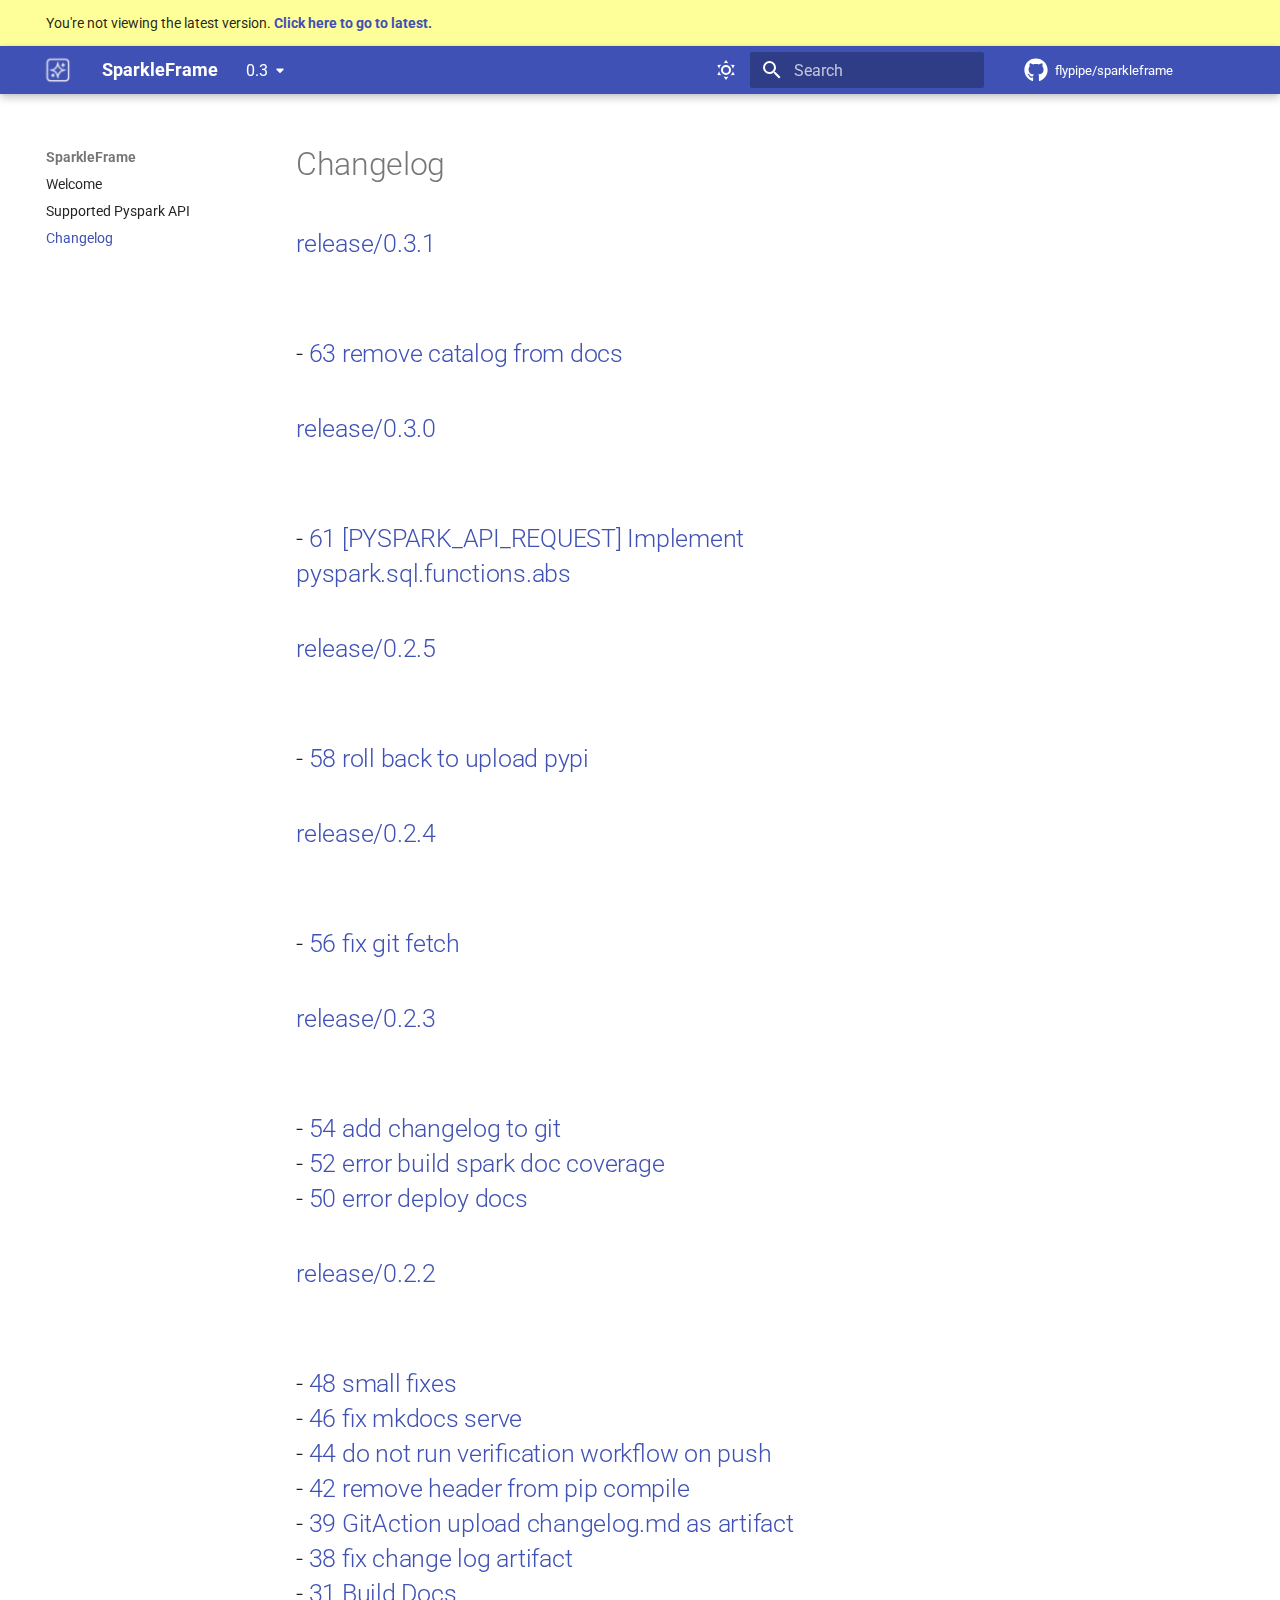
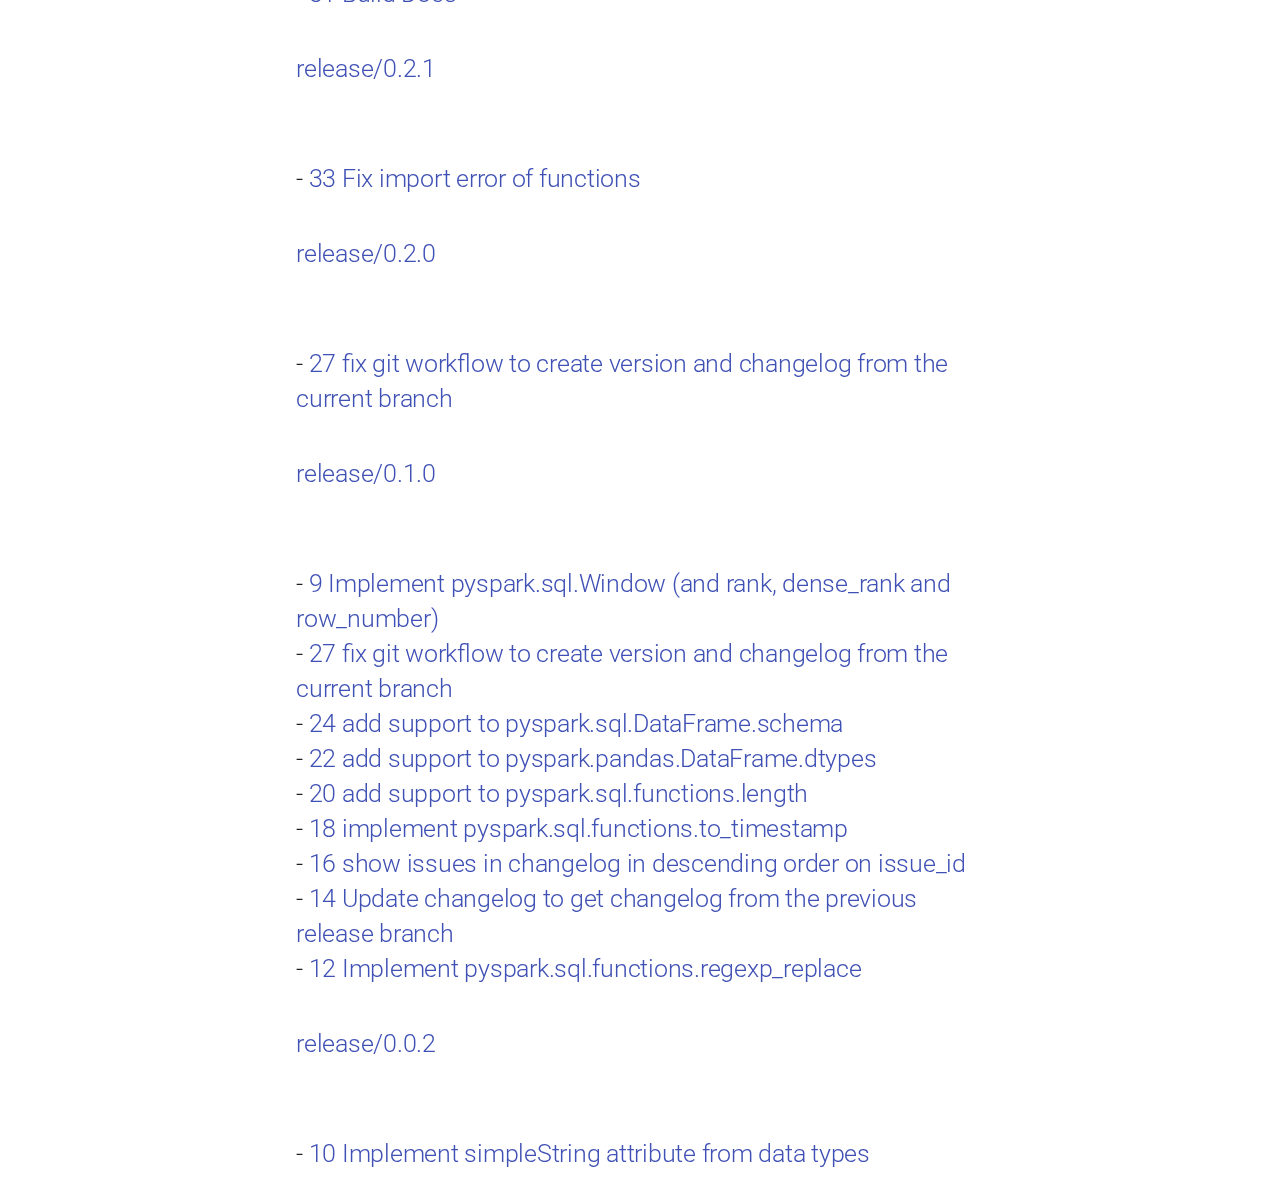
<file: 0.3/changelog/index.html>
<!doctype html>
<html lang="en" class="no-js">
  <head>
    
      <meta charset="utf-8">
      <meta name="viewport" content="width=device-width,initial-scale=1">
      
      
      
      
        <link rel="prev" href="../supported_api/">
      
      
      
      <link rel="icon" href="../images/favicon.ico">
      <meta name="generator" content="mkdocs-1.6.1, mkdocs-material-9.6.14">
    
    
      
        <title>Changelog - SparkleFrame</title>
      
    
    
      <link rel="stylesheet" href="../assets/stylesheets/main.342714a4.min.css">
      
        
        <link rel="stylesheet" href="../assets/stylesheets/palette.06af60db.min.css">
      
      


    
    
      
    
    
      
        
        
        <link rel="preconnect" href="https://fonts.gstatic.com" crossorigin>
        <link rel="stylesheet" href="https://fonts.googleapis.com/css?family=Roboto:300,300i,400,400i,700,700i%7CRoboto+Mono:400,400i,700,700i&display=fallback">
        <style>:root{--md-text-font:"Roboto";--md-code-font:"Roboto Mono"}</style>
      
    
    
      <link rel="stylesheet" href="../assets/_mkdocstrings.css">
    
      <link rel="stylesheet" href="../stylesheets/extra.css">
    
    <script>__md_scope=new URL("..",location),__md_hash=e=>[...e].reduce(((e,_)=>(e<<5)-e+_.charCodeAt(0)),0),__md_get=(e,_=localStorage,t=__md_scope)=>JSON.parse(_.getItem(t.pathname+"."+e)),__md_set=(e,_,t=localStorage,a=__md_scope)=>{try{t.setItem(a.pathname+"."+e,JSON.stringify(_))}catch(e){}}</script>
    
      

    
    
    
  </head>
  
  
    
    
      
    
    
    
    
    <body dir="ltr" data-md-color-scheme="default" data-md-color-primary="indigo" data-md-color-accent="indigo">
  
    
    <input class="md-toggle" data-md-toggle="drawer" type="checkbox" id="__drawer" autocomplete="off">
    <input class="md-toggle" data-md-toggle="search" type="checkbox" id="__search" autocomplete="off">
    <label class="md-overlay" for="__drawer"></label>
    <div data-md-component="skip">
      
        
        <a href="#changelog" class="md-skip">
          Skip to content
        </a>
      
    </div>
    <div data-md-component="announce">
      
    </div>
    
      <div data-md-color-scheme="default" data-md-component="outdated" hidden>
        
          <aside class="md-banner md-banner--warning">
            <div class="md-banner__inner md-grid md-typeset">
              
  You're not viewing the latest version.
  <a href="../..">
    <strong>Click here to go to latest.</strong>
  </a>

            </div>
            <script>var el=document.querySelector("[data-md-component=outdated]"),base=new URL(".."),outdated=__md_get("__outdated",sessionStorage,base);!0===outdated&&el&&(el.hidden=!1)</script>
          </aside>
        
      </div>
    
    
      

  

<header class="md-header md-header--shadow" data-md-component="header">
  <nav class="md-header__inner md-grid" aria-label="Header">
    <a href=".." title="SparkleFrame" class="md-header__button md-logo" aria-label="SparkleFrame" data-md-component="logo">
      
  <img src="../images/logo.png" alt="logo">

    </a>
    <label class="md-header__button md-icon" for="__drawer">
      
      <svg xmlns="http://www.w3.org/2000/svg" viewBox="0 0 24 24"><path d="M3 6h18v2H3zm0 5h18v2H3zm0 5h18v2H3z"/></svg>
    </label>
    <div class="md-header__title" data-md-component="header-title">
      <div class="md-header__ellipsis">
        <div class="md-header__topic">
          <span class="md-ellipsis">
            SparkleFrame
          </span>
        </div>
        <div class="md-header__topic" data-md-component="header-topic">
          <span class="md-ellipsis">
            
              Changelog
            
          </span>
        </div>
      </div>
    </div>
    
      
        <form class="md-header__option" data-md-component="palette">
  
    
    
    
    <input class="md-option" data-md-color-media="(prefers-color-scheme: light)" data-md-color-scheme="default" data-md-color-primary="indigo" data-md-color-accent="indigo"  aria-label="Switch to dark mode"  type="radio" name="__palette" id="__palette_0">
    
      <label class="md-header__button md-icon" title="Switch to dark mode" for="__palette_1" hidden>
        <svg xmlns="http://www.w3.org/2000/svg" viewBox="0 0 24 24"><path d="M12 7a5 5 0 0 1 5 5 5 5 0 0 1-5 5 5 5 0 0 1-5-5 5 5 0 0 1 5-5m0 2a3 3 0 0 0-3 3 3 3 0 0 0 3 3 3 3 0 0 0 3-3 3 3 0 0 0-3-3m0-7 2.39 3.42C13.65 5.15 12.84 5 12 5s-1.65.15-2.39.42zM3.34 7l4.16-.35A7.2 7.2 0 0 0 5.94 8.5c-.44.74-.69 1.5-.83 2.29zm.02 10 1.76-3.77a7.131 7.131 0 0 0 2.38 4.14zM20.65 7l-1.77 3.79a7.02 7.02 0 0 0-2.38-4.15zm-.01 10-4.14.36c.59-.51 1.12-1.14 1.54-1.86.42-.73.69-1.5.83-2.29zM12 22l-2.41-3.44c.74.27 1.55.44 2.41.44.82 0 1.63-.17 2.37-.44z"/></svg>
      </label>
    
  
    
    
    
    <input class="md-option" data-md-color-media="(prefers-color-scheme: dark)" data-md-color-scheme="slate" data-md-color-primary="indigo" data-md-color-accent="indigo"  aria-label="Switch to light mode"  type="radio" name="__palette" id="__palette_1">
    
      <label class="md-header__button md-icon" title="Switch to light mode" for="__palette_0" hidden>
        <svg xmlns="http://www.w3.org/2000/svg" viewBox="0 0 24 24"><path d="m17.75 4.09-2.53 1.94.91 3.06-2.63-1.81-2.63 1.81.91-3.06-2.53-1.94L12.44 4l1.06-3 1.06 3zm3.5 6.91-1.64 1.25.59 1.98-1.7-1.17-1.7 1.17.59-1.98L15.75 11l2.06-.05L18.5 9l.69 1.95zm-2.28 4.95c.83-.08 1.72 1.1 1.19 1.85-.32.45-.66.87-1.08 1.27C15.17 23 8.84 23 4.94 19.07c-3.91-3.9-3.91-10.24 0-14.14.4-.4.82-.76 1.27-1.08.75-.53 1.93.36 1.85 1.19-.27 2.86.69 5.83 2.89 8.02a9.96 9.96 0 0 0 8.02 2.89m-1.64 2.02a12.08 12.08 0 0 1-7.8-3.47c-2.17-2.19-3.33-5-3.49-7.82-2.81 3.14-2.7 7.96.31 10.98 3.02 3.01 7.84 3.12 10.98.31"/></svg>
      </label>
    
  
</form>
      
    
    
      <script>var palette=__md_get("__palette");if(palette&&palette.color){if("(prefers-color-scheme)"===palette.color.media){var media=matchMedia("(prefers-color-scheme: light)"),input=document.querySelector(media.matches?"[data-md-color-media='(prefers-color-scheme: light)']":"[data-md-color-media='(prefers-color-scheme: dark)']");palette.color.media=input.getAttribute("data-md-color-media"),palette.color.scheme=input.getAttribute("data-md-color-scheme"),palette.color.primary=input.getAttribute("data-md-color-primary"),palette.color.accent=input.getAttribute("data-md-color-accent")}for(var[key,value]of Object.entries(palette.color))document.body.setAttribute("data-md-color-"+key,value)}</script>
    
    
    
      
      
        <label class="md-header__button md-icon" for="__search">
          
          <svg xmlns="http://www.w3.org/2000/svg" viewBox="0 0 24 24"><path d="M9.5 3A6.5 6.5 0 0 1 16 9.5c0 1.61-.59 3.09-1.56 4.23l.27.27h.79l5 5-1.5 1.5-5-5v-.79l-.27-.27A6.52 6.52 0 0 1 9.5 16 6.5 6.5 0 0 1 3 9.5 6.5 6.5 0 0 1 9.5 3m0 2C7 5 5 7 5 9.5S7 14 9.5 14 14 12 14 9.5 12 5 9.5 5"/></svg>
        </label>
        <div class="md-search" data-md-component="search" role="dialog">
  <label class="md-search__overlay" for="__search"></label>
  <div class="md-search__inner" role="search">
    <form class="md-search__form" name="search">
      <input type="text" class="md-search__input" name="query" aria-label="Search" placeholder="Search" autocapitalize="off" autocorrect="off" autocomplete="off" spellcheck="false" data-md-component="search-query" required>
      <label class="md-search__icon md-icon" for="__search">
        
        <svg xmlns="http://www.w3.org/2000/svg" viewBox="0 0 24 24"><path d="M9.5 3A6.5 6.5 0 0 1 16 9.5c0 1.61-.59 3.09-1.56 4.23l.27.27h.79l5 5-1.5 1.5-5-5v-.79l-.27-.27A6.52 6.52 0 0 1 9.5 16 6.5 6.5 0 0 1 3 9.5 6.5 6.5 0 0 1 9.5 3m0 2C7 5 5 7 5 9.5S7 14 9.5 14 14 12 14 9.5 12 5 9.5 5"/></svg>
        
        <svg xmlns="http://www.w3.org/2000/svg" viewBox="0 0 24 24"><path d="M20 11v2H8l5.5 5.5-1.42 1.42L4.16 12l7.92-7.92L13.5 5.5 8 11z"/></svg>
      </label>
      <nav class="md-search__options" aria-label="Search">
        
        <button type="reset" class="md-search__icon md-icon" title="Clear" aria-label="Clear" tabindex="-1">
          
          <svg xmlns="http://www.w3.org/2000/svg" viewBox="0 0 24 24"><path d="M19 6.41 17.59 5 12 10.59 6.41 5 5 6.41 10.59 12 5 17.59 6.41 19 12 13.41 17.59 19 19 17.59 13.41 12z"/></svg>
        </button>
      </nav>
      
        <div class="md-search__suggest" data-md-component="search-suggest"></div>
      
    </form>
    <div class="md-search__output">
      <div class="md-search__scrollwrap" tabindex="0" data-md-scrollfix>
        <div class="md-search-result" data-md-component="search-result">
          <div class="md-search-result__meta">
            Initializing search
          </div>
          <ol class="md-search-result__list" role="presentation"></ol>
        </div>
      </div>
    </div>
  </div>
</div>
      
    
    
      <div class="md-header__source">
        <a href="https://github.com/flypipe/sparkleframe" title="Go to repository" class="md-source" data-md-component="source">
  <div class="md-source__icon md-icon">
    
    <svg xmlns="http://www.w3.org/2000/svg" viewBox="0 0 496 512"><!--! Font Awesome Free 6.7.2 by @fontawesome - https://fontawesome.com License - https://fontawesome.com/license/free (Icons: CC BY 4.0, Fonts: SIL OFL 1.1, Code: MIT License) Copyright 2024 Fonticons, Inc.--><path d="M165.9 397.4c0 2-2.3 3.6-5.2 3.6-3.3.3-5.6-1.3-5.6-3.6 0-2 2.3-3.6 5.2-3.6 3-.3 5.6 1.3 5.6 3.6m-31.1-4.5c-.7 2 1.3 4.3 4.3 4.9 2.6 1 5.6 0 6.2-2s-1.3-4.3-4.3-5.2c-2.6-.7-5.5.3-6.2 2.3m44.2-1.7c-2.9.7-4.9 2.6-4.6 4.9.3 2 2.9 3.3 5.9 2.6 2.9-.7 4.9-2.6 4.6-4.6-.3-1.9-3-3.2-5.9-2.9M244.8 8C106.1 8 0 113.3 0 252c0 110.9 69.8 205.8 169.5 239.2 12.8 2.3 17.3-5.6 17.3-12.1 0-6.2-.3-40.4-.3-61.4 0 0-70 15-84.7-29.8 0 0-11.4-29.1-27.8-36.6 0 0-22.9-15.7 1.6-15.4 0 0 24.9 2 38.6 25.8 21.9 38.6 58.6 27.5 72.9 20.9 2.3-16 8.8-27.1 16-33.7-55.9-6.2-112.3-14.3-112.3-110.5 0-27.5 7.6-41.3 23.6-58.9-2.6-6.5-11.1-33.3 2.6-67.9 20.9-6.5 69 27 69 27 20-5.6 41.5-8.5 62.8-8.5s42.8 2.9 62.8 8.5c0 0 48.1-33.6 69-27 13.7 34.7 5.2 61.4 2.6 67.9 16 17.7 25.8 31.5 25.8 58.9 0 96.5-58.9 104.2-114.8 110.5 9.2 7.9 17 22.9 17 46.4 0 33.7-.3 75.4-.3 83.6 0 6.5 4.6 14.4 17.3 12.1C428.2 457.8 496 362.9 496 252 496 113.3 383.5 8 244.8 8M97.2 352.9c-1.3 1-1 3.3.7 5.2 1.6 1.6 3.9 2.3 5.2 1 1.3-1 1-3.3-.7-5.2-1.6-1.6-3.9-2.3-5.2-1m-10.8-8.1c-.7 1.3.3 2.9 2.3 3.9 1.6 1 3.6.7 4.3-.7.7-1.3-.3-2.9-2.3-3.9-2-.6-3.6-.3-4.3.7m32.4 35.6c-1.6 1.3-1 4.3 1.3 6.2 2.3 2.3 5.2 2.6 6.5 1 1.3-1.3.7-4.3-1.3-6.2-2.2-2.3-5.2-2.6-6.5-1m-11.4-14.7c-1.6 1-1.6 3.6 0 5.9s4.3 3.3 5.6 2.3c1.6-1.3 1.6-3.9 0-6.2-1.4-2.3-4-3.3-5.6-2"/></svg>
  </div>
  <div class="md-source__repository">
    flypipe/sparkleframe
  </div>
</a>
      </div>
    
  </nav>
  
</header>
    
    <div class="md-container" data-md-component="container">
      
      
        
          
        
      
      <main class="md-main" data-md-component="main">
        <div class="md-main__inner md-grid">
          
            
              
              <div class="md-sidebar md-sidebar--primary" data-md-component="sidebar" data-md-type="navigation" >
                <div class="md-sidebar__scrollwrap">
                  <div class="md-sidebar__inner">
                    



<nav class="md-nav md-nav--primary" aria-label="Navigation" data-md-level="0">
  <label class="md-nav__title" for="__drawer">
    <a href=".." title="SparkleFrame" class="md-nav__button md-logo" aria-label="SparkleFrame" data-md-component="logo">
      
  <img src="../images/logo.png" alt="logo">

    </a>
    SparkleFrame
  </label>
  
    <div class="md-nav__source">
      <a href="https://github.com/flypipe/sparkleframe" title="Go to repository" class="md-source" data-md-component="source">
  <div class="md-source__icon md-icon">
    
    <svg xmlns="http://www.w3.org/2000/svg" viewBox="0 0 496 512"><!--! Font Awesome Free 6.7.2 by @fontawesome - https://fontawesome.com License - https://fontawesome.com/license/free (Icons: CC BY 4.0, Fonts: SIL OFL 1.1, Code: MIT License) Copyright 2024 Fonticons, Inc.--><path d="M165.9 397.4c0 2-2.3 3.6-5.2 3.6-3.3.3-5.6-1.3-5.6-3.6 0-2 2.3-3.6 5.2-3.6 3-.3 5.6 1.3 5.6 3.6m-31.1-4.5c-.7 2 1.3 4.3 4.3 4.9 2.6 1 5.6 0 6.2-2s-1.3-4.3-4.3-5.2c-2.6-.7-5.5.3-6.2 2.3m44.2-1.7c-2.9.7-4.9 2.6-4.6 4.9.3 2 2.9 3.3 5.9 2.6 2.9-.7 4.9-2.6 4.6-4.6-.3-1.9-3-3.2-5.9-2.9M244.8 8C106.1 8 0 113.3 0 252c0 110.9 69.8 205.8 169.5 239.2 12.8 2.3 17.3-5.6 17.3-12.1 0-6.2-.3-40.4-.3-61.4 0 0-70 15-84.7-29.8 0 0-11.4-29.1-27.8-36.6 0 0-22.9-15.7 1.6-15.4 0 0 24.9 2 38.6 25.8 21.9 38.6 58.6 27.5 72.9 20.9 2.3-16 8.8-27.1 16-33.7-55.9-6.2-112.3-14.3-112.3-110.5 0-27.5 7.6-41.3 23.6-58.9-2.6-6.5-11.1-33.3 2.6-67.9 20.9-6.5 69 27 69 27 20-5.6 41.5-8.5 62.8-8.5s42.8 2.9 62.8 8.5c0 0 48.1-33.6 69-27 13.7 34.7 5.2 61.4 2.6 67.9 16 17.7 25.8 31.5 25.8 58.9 0 96.5-58.9 104.2-114.8 110.5 9.2 7.9 17 22.9 17 46.4 0 33.7-.3 75.4-.3 83.6 0 6.5 4.6 14.4 17.3 12.1C428.2 457.8 496 362.9 496 252 496 113.3 383.5 8 244.8 8M97.2 352.9c-1.3 1-1 3.3.7 5.2 1.6 1.6 3.9 2.3 5.2 1 1.3-1 1-3.3-.7-5.2-1.6-1.6-3.9-2.3-5.2-1m-10.8-8.1c-.7 1.3.3 2.9 2.3 3.9 1.6 1 3.6.7 4.3-.7.7-1.3-.3-2.9-2.3-3.9-2-.6-3.6-.3-4.3.7m32.4 35.6c-1.6 1.3-1 4.3 1.3 6.2 2.3 2.3 5.2 2.6 6.5 1 1.3-1.3.7-4.3-1.3-6.2-2.2-2.3-5.2-2.6-6.5-1m-11.4-14.7c-1.6 1-1.6 3.6 0 5.9s4.3 3.3 5.6 2.3c1.6-1.3 1.6-3.9 0-6.2-1.4-2.3-4-3.3-5.6-2"/></svg>
  </div>
  <div class="md-source__repository">
    flypipe/sparkleframe
  </div>
</a>
    </div>
  
  <ul class="md-nav__list" data-md-scrollfix>
    
      
      
  
  
  
  
    <li class="md-nav__item">
      <a href=".." class="md-nav__link">
        
  
  
  <span class="md-ellipsis">
    Welcome
    
  </span>
  

      </a>
    </li>
  

    
      
      
  
  
  
  
    <li class="md-nav__item">
      <a href="../supported_api/" class="md-nav__link">
        
  
  
  <span class="md-ellipsis">
    Supported Pyspark API
    
  </span>
  

      </a>
    </li>
  

    
      
      
  
  
    
  
  
  
    <li class="md-nav__item md-nav__item--active">
      
      <input class="md-nav__toggle md-toggle" type="checkbox" id="__toc">
      
      
        
      
      
      <a href="./" class="md-nav__link md-nav__link--active">
        
  
  
  <span class="md-ellipsis">
    Changelog
    
  </span>
  

      </a>
      
    </li>
  

    
  </ul>
</nav>
                  </div>
                </div>
              </div>
            
            
              
              <div class="md-sidebar md-sidebar--secondary" data-md-component="sidebar" data-md-type="toc" >
                <div class="md-sidebar__scrollwrap">
                  <div class="md-sidebar__inner">
                    

<nav class="md-nav md-nav--secondary" aria-label="Table of contents">
  
  
  
    
  
  
</nav>
                  </div>
                </div>
              </div>
            
          
          
            <div class="md-content" data-md-component="content">
              <article class="md-content__inner md-typeset">
                
                  


  
  


<h1 id="changelog">Changelog</h1>
<h2><a href="https://github.com/flypipe/sparkleframe/tree/release/0.3.1" target="_blank" rel="noopener noreferrer">release/0.3.1</a><h2>

<br/>- <a href="https://github.com/flypipe/sparkleframe/issues/63" target="_blank" rel="noopener noreferrer">63 remove catalog from docs</a>

<h2><a href="https://github.com/flypipe/sparkleframe/tree/release/0.3.0" target="_blank" rel="noopener noreferrer">release/0.3.0</a><h2>

<br/>- <a href="https://github.com/flypipe/sparkleframe/issues/61" target="_blank" rel="noopener noreferrer">61 [PYSPARK_API_REQUEST] Implement pyspark.sql.functions.abs</a>

<h2><a href="https://github.com/flypipe/sparkleframe/tree/release/0.2.5" target="_blank" rel="noopener noreferrer">release/0.2.5</a><h2>

<br/>- <a href="https://github.com/flypipe/sparkleframe/issues/58" target="_blank" rel="noopener noreferrer">58 roll back to upload pypi</a>

<h2><a href="https://github.com/flypipe/sparkleframe/tree/release/0.2.4" target="_blank" rel="noopener noreferrer">release/0.2.4</a><h2>

<br/>- <a href="https://github.com/flypipe/sparkleframe/issues/56" target="_blank" rel="noopener noreferrer">56 fix git fetch</a>

<h2><a href="https://github.com/flypipe/sparkleframe/tree/release/0.2.3" target="_blank" rel="noopener noreferrer">release/0.2.3</a><h2>

<br/>- <a href="https://github.com/flypipe/sparkleframe/issues/54" target="_blank" rel="noopener noreferrer">54 add changelog to git</a><br/>- <a href="https://github.com/flypipe/sparkleframe/issues/52" target="_blank" rel="noopener noreferrer">52 error build spark doc coverage</a><br/>- <a href="https://github.com/flypipe/sparkleframe/issues/50" target="_blank" rel="noopener noreferrer">50 error deploy docs</a>

<h2><a href="https://github.com/flypipe/sparkleframe/tree/release/0.2.2" target="_blank" rel="noopener noreferrer">release/0.2.2</a><h2>

<br/>- <a href="https://github.com/flypipe/sparkleframe/issues/48" target="_blank" rel="noopener noreferrer">48 small fixes</a><br/>- <a href="https://github.com/flypipe/sparkleframe/issues/46" target="_blank" rel="noopener noreferrer">46 fix mkdocs serve</a><br/>- <a href="https://github.com/flypipe/sparkleframe/issues/44" target="_blank" rel="noopener noreferrer">44 do not run verification workflow on push</a><br/>- <a href="https://github.com/flypipe/sparkleframe/issues/42" target="_blank" rel="noopener noreferrer">42 remove header from pip compile</a><br/>- <a href="https://github.com/flypipe/sparkleframe/issues/39" target="_blank" rel="noopener noreferrer">39 GitAction upload changelog.md as artifact</a><br/>- <a href="https://github.com/flypipe/sparkleframe/issues/38" target="_blank" rel="noopener noreferrer">38 fix change log artifact</a><br/>- <a href="https://github.com/flypipe/sparkleframe/issues/31" target="_blank" rel="noopener noreferrer">31 Build Docs</a>

<h2><a href="https://github.com/flypipe/sparkleframe/tree/release/0.2.1" target="_blank" rel="noopener noreferrer">release/0.2.1</a><h2><br/>- <a href="https://github.com/flypipe/sparkleframe/issues/33" target="_blank" rel="noopener noreferrer">33 Fix import error of functions</a>

































































<h2><a href="https://github.com/flypipe/sparkleframe/tree/release/0.2.0" target="_blank" rel="noopener noreferrer">release/0.2.0</a><h2><br/>- <a href="https://github.com/flypipe/sparkleframe/issues/27" target="_blank" rel="noopener noreferrer">27 fix git workflow to create version and changelog from the current branch</a>

<h2><a href="https://github.com/flypipe/sparkleframe/tree/release/0.1.0" target="_blank" rel="noopener noreferrer">release/0.1.0</a><h2><br/>- <a href="https://github.com/flypipe/sparkleframe/issues/9" target="_blank" rel="noopener noreferrer">9 Implement pyspark.sql.Window (and rank, dense_rank and row_number)</a><br/>- <a href="https://github.com/flypipe/sparkleframe/issues/27" target="_blank" rel="noopener noreferrer">27 fix git workflow to create version and changelog from the current branch</a><br/>- <a href="https://github.com/flypipe/sparkleframe/issues/24" target="_blank" rel="noopener noreferrer">24 add support to pyspark.sql.DataFrame.schema</a><br/>- <a href="https://github.com/flypipe/sparkleframe/issues/22" target="_blank" rel="noopener noreferrer">22 add support to pyspark.pandas.DataFrame.dtypes</a><br/>- <a href="https://github.com/flypipe/sparkleframe/issues/20" target="_blank" rel="noopener noreferrer">20 add support to pyspark.sql.functions.length</a><br/>- <a href="https://github.com/flypipe/sparkleframe/issues/18" target="_blank" rel="noopener noreferrer">18 implement pyspark.sql.functions.to_timestamp</a><br/>- <a href="https://github.com/flypipe/sparkleframe/issues/16" target="_blank" rel="noopener noreferrer">16 show issues in changelog in descending order on issue_id</a><br/>- <a href="https://github.com/flypipe/sparkleframe/issues/14" target="_blank" rel="noopener noreferrer">14 Update changelog to get changelog from the previous release branch</a><br/>- <a href="https://github.com/flypipe/sparkleframe/issues/12" target="_blank" rel="noopener noreferrer">12 Implement pyspark.sql.functions.regexp_replace</a>

<h2><a href="https://github.com/flypipe/sparkleframe/tree/release/0.0.2" target="_blank" rel="noopener noreferrer">release/0.0.2</a><h2><br/>- <a href="https://github.com/flypipe/sparkleframe/issues/10" target="_blank" rel="noopener noreferrer">10 Implement simpleString attribute from data types</a>












                
              </article>
            </div>
          
          
<script>var target=document.getElementById(location.hash.slice(1));target&&target.name&&(target.checked=target.name.startsWith("__tabbed_"))</script>
        </div>
        
          <button type="button" class="md-top md-icon" data-md-component="top" hidden>
  
  <svg xmlns="http://www.w3.org/2000/svg" viewBox="0 0 24 24"><path d="M13 20h-2V8l-5.5 5.5-1.42-1.42L12 4.16l7.92 7.92-1.42 1.42L13 8z"/></svg>
  Back to top
</button>
        
      </main>
      
        
      
    </div>
    <div class="md-dialog" data-md-component="dialog">
      <div class="md-dialog__inner md-typeset"></div>
    </div>
    
    
    
      
      <script id="__config" type="application/json">{"base": "..", "features": ["navigation.top", "navigation.path", "navigation.indexes", "search.suggest", "search.highlight", "content.code.copy", "content.code.select"], "search": "../assets/javascripts/workers/search.d50fe291.min.js", "tags": null, "translations": {"clipboard.copied": "Copied to clipboard", "clipboard.copy": "Copy to clipboard", "search.result.more.one": "1 more on this page", "search.result.more.other": "# more on this page", "search.result.none": "No matching documents", "search.result.one": "1 matching document", "search.result.other": "# matching documents", "search.result.placeholder": "Type to start searching", "search.result.term.missing": "Missing", "select.version": "Select version"}, "version": {"alias": true, "default": "latest", "provider": "mike"}}</script>
    
    
      <script src="../assets/javascripts/bundle.13a4f30d.min.js"></script>
      
    
  </body>
</html>
</file>
<file: 0.2/assets/_mkdocstrings.css>
/* Avoid breaking parameter names, etc. in table cells. */
.doc-contents td code {
  word-break: normal !important;
}

/* No line break before first paragraph of descriptions. */
.doc-md-description,
.doc-md-description>p:first-child {
  display: inline;
}

/* No text transformation from Material for MkDocs for H5 headings. */
.md-typeset h5 .doc-object-name {
  text-transform: none;
}

/* Max width for docstring sections tables. */
.doc .md-typeset__table,
.doc .md-typeset__table table {
  display: table !important;
  width: 100%;
}

.doc .md-typeset__table tr {
  display: table-row;
}

/* Defaults in Spacy table style. */
.doc-param-default {
  float: right;
}

/* Parameter headings must be inline, not blocks. */
.doc-heading-parameter {
  display: inline;
}

/* Default font size for parameter headings. */
.md-typeset .doc-heading-parameter {
  font-size: inherit;
}

/* Prefer space on the right, not the left of parameter permalinks. */
.doc-heading-parameter .headerlink {
  margin-left: 0 !important;
  margin-right: 0.2rem;
}

/* Backward-compatibility: docstring section titles in bold. */
.doc-section-title {
  font-weight: bold;
}

/* Backlinks crumb separator. */
.doc-backlink-crumb {
  display: inline-flex;
  gap: .2rem;
  white-space: nowrap;
  align-items: center;
  vertical-align: middle;
}
.doc-backlink-crumb:not(:first-child)::before {
  background-color: var(--md-default-fg-color--lighter);
  content: "";
  display: inline;
  height: 1rem;
  --md-path-icon: url('data:image/svg+xml;charset=utf-8,<svg xmlns="http://www.w3.org/2000/svg" viewBox="0 0 24 24"><path d="M8.59 16.58 13.17 12 8.59 7.41 10 6l6 6-6 6z"/></svg>');
  -webkit-mask-image: var(--md-path-icon);
  mask-image: var(--md-path-icon);
  width: 1rem;
}
.doc-backlink-crumb.last {
  font-weight: bold;
}

/* Symbols in Navigation and ToC. */
:root, :host,
[data-md-color-scheme="default"] {
  --doc-symbol-parameter-fg-color: #df50af;
  --doc-symbol-attribute-fg-color: #953800;
  --doc-symbol-function-fg-color: #8250df;
  --doc-symbol-method-fg-color: #8250df;
  --doc-symbol-class-fg-color: #0550ae;
  --doc-symbol-module-fg-color: #5cad0f;

  --doc-symbol-parameter-bg-color: #df50af1a;
  --doc-symbol-attribute-bg-color: #9538001a;
  --doc-symbol-function-bg-color: #8250df1a;
  --doc-symbol-method-bg-color: #8250df1a;
  --doc-symbol-class-bg-color: #0550ae1a;
  --doc-symbol-module-bg-color: #5cad0f1a;
}

[data-md-color-scheme="slate"] {
  --doc-symbol-parameter-fg-color: #ffa8cc;
  --doc-symbol-attribute-fg-color: #ffa657;
  --doc-symbol-function-fg-color: #d2a8ff;
  --doc-symbol-method-fg-color: #d2a8ff;
  --doc-symbol-class-fg-color: #79c0ff;
  --doc-symbol-module-fg-color: #baff79;

  --doc-symbol-parameter-bg-color: #ffa8cc1a;
  --doc-symbol-attribute-bg-color: #ffa6571a;
  --doc-symbol-function-bg-color: #d2a8ff1a;
  --doc-symbol-method-bg-color: #d2a8ff1a;
  --doc-symbol-class-bg-color: #79c0ff1a;
  --doc-symbol-module-bg-color: #baff791a;
}

code.doc-symbol {
  border-radius: .1rem;
  font-size: .85em;
  padding: 0 .3em;
  font-weight: bold;
}

code.doc-symbol-parameter,
a code.doc-symbol-parameter {
  color: var(--doc-symbol-parameter-fg-color);
  background-color: var(--doc-symbol-parameter-bg-color);
}

code.doc-symbol-parameter::after {
  content: "param";
}

code.doc-symbol-attribute,
a code.doc-symbol-attribute {
  color: var(--doc-symbol-attribute-fg-color);
  background-color: var(--doc-symbol-attribute-bg-color);
}

code.doc-symbol-attribute::after {
  content: "attr";
}

code.doc-symbol-function,
a code.doc-symbol-function {
  color: var(--doc-symbol-function-fg-color);
  background-color: var(--doc-symbol-function-bg-color);
}

code.doc-symbol-function::after {
  content: "func";
}

code.doc-symbol-method,
a code.doc-symbol-method {
  color: var(--doc-symbol-method-fg-color);
  background-color: var(--doc-symbol-method-bg-color);
}

code.doc-symbol-method::after {
  content: "meth";
}

code.doc-symbol-class,
a code.doc-symbol-class {
  color: var(--doc-symbol-class-fg-color);
  background-color: var(--doc-symbol-class-bg-color);
}

code.doc-symbol-class::after {
  content: "class";
}

code.doc-symbol-module,
a code.doc-symbol-module {
  color: var(--doc-symbol-module-fg-color);
  background-color: var(--doc-symbol-module-bg-color);
}

code.doc-symbol-module::after {
  content: "mod";
}

.doc-signature .autorefs {
  color: inherit;
  border-bottom: 1px dotted currentcolor;
}
</file>
<file: 0.2/stylesheets/extra.css>
/*.md-typeset .admonition.question,*/
/*.md-typeset details.question{*/
/*    border-color: rgb(68, 138, 255);*/
/*}*/

/*.md-typeset .question > .admonition-title,*/
/*.md-typeset .question > summary {*/
/*    background-color: rgba(68, 138, 255, 0.1);*/

/*    &::before {*/
/*      background-color: rgb(68, 138, 255);*/
/*    }*/

/*    &::after {*/
/*      color: rgb(68, 138, 255);*/
/*    }*/
/*  }*/



:root  > * {
  --md-primary-fg-color:        #14151a;
  --md-primary-fg-color--light: #ECB7B7;
  --md-primary-fg-color--dark:  #14151a;
}
</file>
<file: 0.3/assets/_mkdocstrings.css>
/* Avoid breaking parameter names, etc. in table cells. */
.doc-contents td code {
  word-break: normal !important;
}

/* No line break before first paragraph of descriptions. */
.doc-md-description,
.doc-md-description>p:first-child {
  display: inline;
}

/* No text transformation from Material for MkDocs for H5 headings. */
.md-typeset h5 .doc-object-name {
  text-transform: none;
}

/* Max width for docstring sections tables. */
.doc .md-typeset__table,
.doc .md-typeset__table table {
  display: table !important;
  width: 100%;
}

.doc .md-typeset__table tr {
  display: table-row;
}

/* Defaults in Spacy table style. */
.doc-param-default {
  float: right;
}

/* Parameter headings must be inline, not blocks. */
.doc-heading-parameter {
  display: inline;
}

/* Default font size for parameter headings. */
.md-typeset .doc-heading-parameter {
  font-size: inherit;
}

/* Prefer space on the right, not the left of parameter permalinks. */
.doc-heading-parameter .headerlink {
  margin-left: 0 !important;
  margin-right: 0.2rem;
}

/* Backward-compatibility: docstring section titles in bold. */
.doc-section-title {
  font-weight: bold;
}

/* Backlinks crumb separator. */
.doc-backlink-crumb {
  display: inline-flex;
  gap: .2rem;
  white-space: nowrap;
  align-items: center;
  vertical-align: middle;
}
.doc-backlink-crumb:not(:first-child)::before {
  background-color: var(--md-default-fg-color--lighter);
  content: "";
  display: inline;
  height: 1rem;
  --md-path-icon: url('data:image/svg+xml;charset=utf-8,<svg xmlns="http://www.w3.org/2000/svg" viewBox="0 0 24 24"><path d="M8.59 16.58 13.17 12 8.59 7.41 10 6l6 6-6 6z"/></svg>');
  -webkit-mask-image: var(--md-path-icon);
  mask-image: var(--md-path-icon);
  width: 1rem;
}
.doc-backlink-crumb.last {
  font-weight: bold;
}

/* Symbols in Navigation and ToC. */
:root, :host,
[data-md-color-scheme="default"] {
  --doc-symbol-parameter-fg-color: #df50af;
  --doc-symbol-attribute-fg-color: #953800;
  --doc-symbol-function-fg-color: #8250df;
  --doc-symbol-method-fg-color: #8250df;
  --doc-symbol-class-fg-color: #0550ae;
  --doc-symbol-module-fg-color: #5cad0f;

  --doc-symbol-parameter-bg-color: #df50af1a;
  --doc-symbol-attribute-bg-color: #9538001a;
  --doc-symbol-function-bg-color: #8250df1a;
  --doc-symbol-method-bg-color: #8250df1a;
  --doc-symbol-class-bg-color: #0550ae1a;
  --doc-symbol-module-bg-color: #5cad0f1a;
}

[data-md-color-scheme="slate"] {
  --doc-symbol-parameter-fg-color: #ffa8cc;
  --doc-symbol-attribute-fg-color: #ffa657;
  --doc-symbol-function-fg-color: #d2a8ff;
  --doc-symbol-method-fg-color: #d2a8ff;
  --doc-symbol-class-fg-color: #79c0ff;
  --doc-symbol-module-fg-color: #baff79;

  --doc-symbol-parameter-bg-color: #ffa8cc1a;
  --doc-symbol-attribute-bg-color: #ffa6571a;
  --doc-symbol-function-bg-color: #d2a8ff1a;
  --doc-symbol-method-bg-color: #d2a8ff1a;
  --doc-symbol-class-bg-color: #79c0ff1a;
  --doc-symbol-module-bg-color: #baff791a;
}

code.doc-symbol {
  border-radius: .1rem;
  font-size: .85em;
  padding: 0 .3em;
  font-weight: bold;
}

code.doc-symbol-parameter,
a code.doc-symbol-parameter {
  color: var(--doc-symbol-parameter-fg-color);
  background-color: var(--doc-symbol-parameter-bg-color);
}

code.doc-symbol-parameter::after {
  content: "param";
}

code.doc-symbol-attribute,
a code.doc-symbol-attribute {
  color: var(--doc-symbol-attribute-fg-color);
  background-color: var(--doc-symbol-attribute-bg-color);
}

code.doc-symbol-attribute::after {
  content: "attr";
}

code.doc-symbol-function,
a code.doc-symbol-function {
  color: var(--doc-symbol-function-fg-color);
  background-color: var(--doc-symbol-function-bg-color);
}

code.doc-symbol-function::after {
  content: "func";
}

code.doc-symbol-method,
a code.doc-symbol-method {
  color: var(--doc-symbol-method-fg-color);
  background-color: var(--doc-symbol-method-bg-color);
}

code.doc-symbol-method::after {
  content: "meth";
}

code.doc-symbol-class,
a code.doc-symbol-class {
  color: var(--doc-symbol-class-fg-color);
  background-color: var(--doc-symbol-class-bg-color);
}

code.doc-symbol-class::after {
  content: "class";
}

code.doc-symbol-module,
a code.doc-symbol-module {
  color: var(--doc-symbol-module-fg-color);
  background-color: var(--doc-symbol-module-bg-color);
}

code.doc-symbol-module::after {
  content: "mod";
}

.doc-signature .autorefs {
  color: inherit;
  border-bottom: 1px dotted currentcolor;
}
</file>
<file: 0.3/stylesheets/extra.css>
[data-md-color-scheme="green"] img[src$="#only-dark"],
[data-md-color-scheme="green"] img[src$="#gh-dark-mode-only"] {
  display: none; /* Hide dark images in light mode */
}

[data-md-color-scheme="green"] img[src$="#only-light"],
[data-md-color-scheme="green"] img[src$="#gh-light-mode-only"] {
  display: none; /* Hide dark images in light mode */
}
</file>
<file: 0.7/assets/_mkdocstrings.css>
/* Avoid breaking parameter names, etc. in table cells. */
.doc-contents td code {
  word-break: normal !important;
}

/* No line break before first paragraph of descriptions. */
.doc-md-description,
.doc-md-description>p:first-child {
  display: inline;
}

/* No text transformation from Material for MkDocs for H5 headings. */
.md-typeset h5 .doc-object-name {
  text-transform: none;
}

/* Max width for docstring sections tables. */
.doc .md-typeset__table,
.doc .md-typeset__table table {
  display: table !important;
  width: 100%;
}

.doc .md-typeset__table tr {
  display: table-row;
}

/* Defaults in Spacy table style. */
.doc-param-default {
  float: right;
}

/* Parameter headings must be inline, not blocks. */
.doc-heading-parameter {
  display: inline;
}

/* Default font size for parameter headings. */
.md-typeset .doc-heading-parameter {
  font-size: inherit;
}

/* Prefer space on the right, not the left of parameter permalinks. */
.doc-heading-parameter .headerlink {
  margin-left: 0 !important;
  margin-right: 0.2rem;
}

/* Backward-compatibility: docstring section titles in bold. */
.doc-section-title {
  font-weight: bold;
}

/* Backlinks crumb separator. */
.doc-backlink-crumb {
  display: inline-flex;
  gap: .2rem;
  white-space: nowrap;
  align-items: center;
  vertical-align: middle;
}
.doc-backlink-crumb:not(:first-child)::before {
  background-color: var(--md-default-fg-color--lighter);
  content: "";
  display: inline;
  height: 1rem;
  --md-path-icon: url('data:image/svg+xml;charset=utf-8,<svg xmlns="http://www.w3.org/2000/svg" viewBox="0 0 24 24"><path d="M8.59 16.58 13.17 12 8.59 7.41 10 6l6 6-6 6z"/></svg>');
  -webkit-mask-image: var(--md-path-icon);
  mask-image: var(--md-path-icon);
  width: 1rem;
}
.doc-backlink-crumb.last {
  font-weight: bold;
}

/* Symbols in Navigation and ToC. */
:root, :host,
[data-md-color-scheme="default"] {
  --doc-symbol-parameter-fg-color: #df50af;
  --doc-symbol-attribute-fg-color: #953800;
  --doc-symbol-function-fg-color: #8250df;
  --doc-symbol-method-fg-color: #8250df;
  --doc-symbol-class-fg-color: #0550ae;
  --doc-symbol-module-fg-color: #5cad0f;

  --doc-symbol-parameter-bg-color: #df50af1a;
  --doc-symbol-attribute-bg-color: #9538001a;
  --doc-symbol-function-bg-color: #8250df1a;
  --doc-symbol-method-bg-color: #8250df1a;
  --doc-symbol-class-bg-color: #0550ae1a;
  --doc-symbol-module-bg-color: #5cad0f1a;
}

[data-md-color-scheme="slate"] {
  --doc-symbol-parameter-fg-color: #ffa8cc;
  --doc-symbol-attribute-fg-color: #ffa657;
  --doc-symbol-function-fg-color: #d2a8ff;
  --doc-symbol-method-fg-color: #d2a8ff;
  --doc-symbol-class-fg-color: #79c0ff;
  --doc-symbol-module-fg-color: #baff79;

  --doc-symbol-parameter-bg-color: #ffa8cc1a;
  --doc-symbol-attribute-bg-color: #ffa6571a;
  --doc-symbol-function-bg-color: #d2a8ff1a;
  --doc-symbol-method-bg-color: #d2a8ff1a;
  --doc-symbol-class-bg-color: #79c0ff1a;
  --doc-symbol-module-bg-color: #baff791a;
}

code.doc-symbol {
  border-radius: .1rem;
  font-size: .85em;
  padding: 0 .3em;
  font-weight: bold;
}

code.doc-symbol-parameter,
a code.doc-symbol-parameter {
  color: var(--doc-symbol-parameter-fg-color);
  background-color: var(--doc-symbol-parameter-bg-color);
}

code.doc-symbol-parameter::after {
  content: "param";
}

code.doc-symbol-attribute,
a code.doc-symbol-attribute {
  color: var(--doc-symbol-attribute-fg-color);
  background-color: var(--doc-symbol-attribute-bg-color);
}

code.doc-symbol-attribute::after {
  content: "attr";
}

code.doc-symbol-function,
a code.doc-symbol-function {
  color: var(--doc-symbol-function-fg-color);
  background-color: var(--doc-symbol-function-bg-color);
}

code.doc-symbol-function::after {
  content: "func";
}

code.doc-symbol-method,
a code.doc-symbol-method {
  color: var(--doc-symbol-method-fg-color);
  background-color: var(--doc-symbol-method-bg-color);
}

code.doc-symbol-method::after {
  content: "meth";
}

code.doc-symbol-class,
a code.doc-symbol-class {
  color: var(--doc-symbol-class-fg-color);
  background-color: var(--doc-symbol-class-bg-color);
}

code.doc-symbol-class::after {
  content: "class";
}

code.doc-symbol-module,
a code.doc-symbol-module {
  color: var(--doc-symbol-module-fg-color);
  background-color: var(--doc-symbol-module-bg-color);
}

code.doc-symbol-module::after {
  content: "mod";
}

.doc-signature .autorefs {
  color: inherit;
  border-bottom: 1px dotted currentcolor;
}
</file>
<file: 0.7/stylesheets/extra.css>
[data-md-color-scheme="green"] img[src$="#only-dark"],
[data-md-color-scheme="green"] img[src$="#gh-dark-mode-only"] {
  display: none; /* Hide dark images in light mode */
}

[data-md-color-scheme="green"] img[src$="#only-light"],
[data-md-color-scheme="green"] img[src$="#gh-light-mode-only"] {
  display: none; /* Hide dark images in light mode */
}
</file>
<file: 0.2/assets/stylesheets/main.342714a4.min.css>
@charset "UTF-8";html{-webkit-text-size-adjust:none;-moz-text-size-adjust:none;text-size-adjust:none;box-sizing:border-box}*,:after,:before{box-sizing:inherit}@media (prefers-reduced-motion){*,:after,:before{transition:none!important}}body{margin:0}a,button,input,label{-webkit-tap-highlight-color:transparent}a{color:inherit;text-decoration:none}hr{border:0;box-sizing:initial;display:block;height:.05rem;overflow:visible;padding:0}small{font-size:80%}sub,sup{line-height:1em}img{border-style:none}table{border-collapse:initial;border-spacing:0}td,th{font-weight:400;vertical-align:top}button{background:#0000;border:0;font-family:inherit;font-size:inherit;margin:0;padding:0}input{border:0;outline:none}:root{--md-primary-fg-color:#4051b5;--md-primary-fg-color--light:#5d6cc0;--md-primary-fg-color--dark:#303fa1;--md-primary-bg-color:#fff;--md-primary-bg-color--light:#ffffffb3;--md-accent-fg-color:#526cfe;--md-accent-fg-color--transparent:#526cfe1a;--md-accent-bg-color:#fff;--md-accent-bg-color--light:#ffffffb3}[data-md-color-scheme=default]{color-scheme:light}[data-md-color-scheme=default] img[src$="#gh-dark-mode-only"],[data-md-color-scheme=default] img[src$="#only-dark"]{display:none}:root,[data-md-color-scheme=default]{--md-hue:225deg;--md-default-fg-color:#000000de;--md-default-fg-color--light:#0000008a;--md-default-fg-color--lighter:#00000052;--md-default-fg-color--lightest:#00000012;--md-default-bg-color:#fff;--md-default-bg-color--light:#ffffffb3;--md-default-bg-color--lighter:#ffffff4d;--md-default-bg-color--lightest:#ffffff1f;--md-code-fg-color:#36464e;--md-code-bg-color:#f5f5f5;--md-code-hl-color:#4287ff;--md-code-hl-color--light:#4287ff1a;--md-code-hl-number-color:#d52a2a;--md-code-hl-special-color:#db1457;--md-code-hl-function-color:#a846b9;--md-code-hl-constant-color:#6e59d9;--md-code-hl-keyword-color:#3f6ec6;--md-code-hl-string-color:#1c7d4d;--md-code-hl-name-color:var(--md-code-fg-color);--md-code-hl-operator-color:var(--md-default-fg-color--light);--md-code-hl-punctuation-color:var(--md-default-fg-color--light);--md-code-hl-comment-color:var(--md-default-fg-color--light);--md-code-hl-generic-color:var(--md-default-fg-color--light);--md-code-hl-variable-color:var(--md-default-fg-color--light);--md-typeset-color:var(--md-default-fg-color);--md-typeset-a-color:var(--md-primary-fg-color);--md-typeset-del-color:#f5503d26;--md-typeset-ins-color:#0bd57026;--md-typeset-kbd-color:#fafafa;--md-typeset-kbd-accent-color:#fff;--md-typeset-kbd-border-color:#b8b8b8;--md-typeset-mark-color:#ffff0080;--md-typeset-table-color:#0000001f;--md-typeset-table-color--light:rgba(0,0,0,.035);--md-admonition-fg-color:var(--md-default-fg-color);--md-admonition-bg-color:var(--md-default-bg-color);--md-warning-fg-color:#000000de;--md-warning-bg-color:#ff9;--md-footer-fg-color:#fff;--md-footer-fg-color--light:#ffffffb3;--md-footer-fg-color--lighter:#ffffff73;--md-footer-bg-color:#000000de;--md-footer-bg-color--dark:#00000052;--md-shadow-z1:0 0.2rem 0.5rem #0000000d,0 0 0.05rem #0000001a;--md-shadow-z2:0 0.2rem 0.5rem #0000001a,0 0 0.05rem #00000040;--md-shadow-z3:0 0.2rem 0.5rem #0003,0 0 0.05rem #00000059}.md-icon svg{fill:currentcolor;display:block;height:1.2rem;width:1.2rem}body{-webkit-font-smoothing:antialiased;-moz-osx-font-smoothing:grayscale;--md-text-font-family:var(--md-text-font,_),-apple-system,BlinkMacSystemFont,Helvetica,Arial,sans-serif;--md-code-font-family:var(--md-code-font,_),SFMono-Regular,Consolas,Menlo,monospace}aside,body,input{font-feature-settings:"kern","liga";color:var(--md-typeset-color);font-family:var(--md-text-font-family)}code,kbd,pre{font-feature-settings:"kern";font-family:var(--md-code-font-family)}:root{--md-typeset-table-sort-icon:url('data:image/svg+xml;charset=utf-8,<svg xmlns="http://www.w3.org/2000/svg" viewBox="0 0 24 24"><path d="m18 21-4-4h3V7h-3l4-4 4 4h-3v10h3M2 19v-2h10v2M2 13v-2h7v2M2 7V5h4v2z"/></svg>');--md-typeset-table-sort-icon--asc:url('data:image/svg+xml;charset=utf-8,<svg xmlns="http://www.w3.org/2000/svg" viewBox="0 0 24 24"><path d="M19 17h3l-4 4-4-4h3V3h2M2 17h10v2H2M6 5v2H2V5m0 6h7v2H2z"/></svg>');--md-typeset-table-sort-icon--desc:url('data:image/svg+xml;charset=utf-8,<svg xmlns="http://www.w3.org/2000/svg" viewBox="0 0 24 24"><path d="M19 7h3l-4-4-4 4h3v14h2M2 17h10v2H2M6 5v2H2V5m0 6h7v2H2z"/></svg>')}.md-typeset{-webkit-print-color-adjust:exact;color-adjust:exact;font-size:.8rem;line-height:1.6;overflow-wrap:break-word}@media print{.md-typeset{font-size:.68rem}}.md-typeset blockquote,.md-typeset dl,.md-typeset figure,.md-typeset ol,.md-typeset pre,.md-typeset ul{margin-bottom:1em;margin-top:1em}.md-typeset h1{color:var(--md-default-fg-color--light);font-size:2em;line-height:1.3;margin:0 0 1.25em}.md-typeset h1,.md-typeset h2{font-weight:300;letter-spacing:-.01em}.md-typeset h2{font-size:1.5625em;line-height:1.4;margin:1.6em 0 .64em}.md-typeset h3{font-size:1.25em;font-weight:400;letter-spacing:-.01em;line-height:1.5;margin:1.6em 0 .8em}.md-typeset h2+h3{margin-top:.8em}.md-typeset h4{font-weight:700;letter-spacing:-.01em;margin:1em 0}.md-typeset h5,.md-typeset h6{color:var(--md-default-fg-color--light);font-size:.8em;font-weight:700;letter-spacing:-.01em;margin:1.25em 0}.md-typeset h5{text-transform:uppercase}.md-typeset h5 code{text-transform:none}.md-typeset hr{border-bottom:.05rem solid var(--md-default-fg-color--lightest);display:flow-root;margin:1.5em 0}.md-typeset a{color:var(--md-typeset-a-color);word-break:break-word}.md-typeset a,.md-typeset a:before{transition:color 125ms}.md-typeset a:focus,.md-typeset a:hover{color:var(--md-accent-fg-color)}.md-typeset a:focus code,.md-typeset a:hover code{background-color:var(--md-accent-fg-color--transparent)}.md-typeset a code{color:currentcolor;transition:background-color 125ms}.md-typeset a.focus-visible{outline-color:var(--md-accent-fg-color);outline-offset:.2rem}.md-typeset code,.md-typeset kbd,.md-typeset pre{color:var(--md-code-fg-color);direction:ltr;font-variant-ligatures:none}@media print{.md-typeset code,.md-typeset kbd,.md-typeset pre{white-space:pre-wrap}}.md-typeset code{background-color:var(--md-code-bg-color);border-radius:.1rem;-webkit-box-decoration-break:clone;box-decoration-break:clone;font-size:.85em;padding:0 .2941176471em;word-break:break-word}.md-typeset code:not(.focus-visible){-webkit-tap-highlight-color:transparent;outline:none}.md-typeset pre{display:flow-root;line-height:1.4;position:relative}.md-typeset pre>code{-webkit-box-decoration-break:slice;box-decoration-break:slice;box-shadow:none;display:block;margin:0;outline-color:var(--md-accent-fg-color);overflow:auto;padding:.7720588235em 1.1764705882em;scrollbar-color:var(--md-default-fg-color--lighter) #0000;scrollbar-width:thin;touch-action:auto;word-break:normal}.md-typeset pre>code:hover{scrollbar-color:var(--md-accent-fg-color) #0000}.md-typeset pre>code::-webkit-scrollbar{height:.2rem;width:.2rem}.md-typeset pre>code::-webkit-scrollbar-thumb{background-color:var(--md-default-fg-color--lighter)}.md-typeset pre>code::-webkit-scrollbar-thumb:hover{background-color:var(--md-accent-fg-color)}.md-typeset kbd{background-color:var(--md-typeset-kbd-color);border-radius:.1rem;box-shadow:0 .1rem 0 .05rem var(--md-typeset-kbd-border-color),0 .1rem 0 var(--md-typeset-kbd-border-color),0 -.1rem .2rem var(--md-typeset-kbd-accent-color) inset;color:var(--md-default-fg-color);display:inline-block;font-size:.75em;padding:0 .6666666667em;vertical-align:text-top;word-break:break-word}.md-typeset mark{background-color:var(--md-typeset-mark-color);-webkit-box-decoration-break:clone;box-decoration-break:clone;color:inherit;word-break:break-word}.md-typeset abbr{border-bottom:.05rem dotted var(--md-default-fg-color--light);cursor:help;text-decoration:none}.md-typeset small{opacity:.75}[dir=ltr] .md-typeset sub,[dir=ltr] .md-typeset sup{margin-left:.078125em}[dir=rtl] .md-typeset sub,[dir=rtl] .md-typeset sup{margin-right:.078125em}[dir=ltr] .md-typeset blockquote{padding-left:.6rem}[dir=rtl] .md-typeset blockquote{padding-right:.6rem}[dir=ltr] .md-typeset blockquote{border-left:.2rem solid var(--md-default-fg-color--lighter)}[dir=rtl] .md-typeset blockquote{border-right:.2rem solid var(--md-default-fg-color--lighter)}.md-typeset blockquote{color:var(--md-default-fg-color--light);margin-left:0;margin-right:0}.md-typeset ul{list-style-type:disc}.md-typeset ul[type]{list-style-type:revert-layer}[dir=ltr] .md-typeset ol,[dir=ltr] .md-typeset ul{margin-left:.625em}[dir=rtl] .md-typeset ol,[dir=rtl] .md-typeset ul{margin-right:.625em}.md-typeset ol,.md-typeset ul{padding:0}.md-typeset ol:not([hidden]),.md-typeset ul:not([hidden]){display:flow-root}.md-typeset ol ol,.md-typeset ul ol{list-style-type:lower-alpha}.md-typeset ol ol ol,.md-typeset ul ol ol{list-style-type:lower-roman}.md-typeset ol ol ol ol,.md-typeset ul ol ol ol{list-style-type:upper-alpha}.md-typeset ol ol ol ol ol,.md-typeset ul ol ol ol ol{list-style-type:upper-roman}.md-typeset ol[type],.md-typeset ul[type]{list-style-type:revert-layer}[dir=ltr] .md-typeset ol li,[dir=ltr] .md-typeset ul li{margin-left:1.25em}[dir=rtl] .md-typeset ol li,[dir=rtl] .md-typeset ul li{margin-right:1.25em}.md-typeset ol li,.md-typeset ul li{margin-bottom:.5em}.md-typeset ol li blockquote,.md-typeset ol li p,.md-typeset ul li blockquote,.md-typeset ul li p{margin:.5em 0}.md-typeset ol li:last-child,.md-typeset ul li:last-child{margin-bottom:0}[dir=ltr] .md-typeset ol li ol,[dir=ltr] .md-typeset ol li ul,[dir=ltr] .md-typeset ul li ol,[dir=ltr] .md-typeset ul li ul{margin-left:.625em}[dir=rtl] .md-typeset ol li ol,[dir=rtl] .md-typeset ol li ul,[dir=rtl] .md-typeset ul li ol,[dir=rtl] .md-typeset ul li ul{margin-right:.625em}.md-typeset ol li ol,.md-typeset ol li ul,.md-typeset ul li ol,.md-typeset ul li ul{margin-bottom:.5em;margin-top:.5em}[dir=ltr] .md-typeset dd{margin-left:1.875em}[dir=rtl] .md-typeset dd{margin-right:1.875em}.md-typeset dd{margin-bottom:1.5em;margin-top:1em}.md-typeset img,.md-typeset svg,.md-typeset video{height:auto;max-width:100%}.md-typeset img[align=left]{margin:1em 1em 1em 0}.md-typeset img[align=right]{margin:1em 0 1em 1em}.md-typeset img[align]:only-child{margin-top:0}.md-typeset figure{display:flow-root;margin:1em auto;max-width:100%;text-align:center;width:-moz-fit-content;width:fit-content}.md-typeset figure img{display:block;margin:0 auto}.md-typeset figcaption{font-style:italic;margin:1em auto;max-width:24rem}.md-typeset iframe{max-width:100%}.md-typeset table:not([class]){background-color:var(--md-default-bg-color);border:.05rem solid var(--md-typeset-table-color);border-radius:.1rem;display:inline-block;font-size:.64rem;max-width:100%;overflow:auto;touch-action:auto}@media print{.md-typeset table:not([class]){display:table}}.md-typeset table:not([class])+*{margin-top:1.5em}.md-typeset table:not([class]) td>:first-child,.md-typeset table:not([class]) th>:first-child{margin-top:0}.md-typeset table:not([class]) td>:last-child,.md-typeset table:not([class]) th>:last-child{margin-bottom:0}.md-typeset table:not([class]) td:not([align]),.md-typeset table:not([class]) th:not([align]){text-align:left}[dir=rtl] .md-typeset table:not([class]) td:not([align]),[dir=rtl] .md-typeset table:not([class]) th:not([align]){text-align:right}.md-typeset table:not([class]) th{font-weight:700;min-width:5rem;padding:.9375em 1.25em;vertical-align:top}.md-typeset table:not([class]) td{border-top:.05rem solid var(--md-typeset-table-color);padding:.9375em 1.25em;vertical-align:top}.md-typeset table:not([class]) tbody tr{transition:background-color 125ms}.md-typeset table:not([class]) tbody tr:hover{background-color:var(--md-typeset-table-color--light);box-shadow:0 .05rem 0 var(--md-default-bg-color) inset}.md-typeset table:not([class]) a{word-break:normal}.md-typeset table th[role=columnheader]{cursor:pointer}[dir=ltr] .md-typeset table th[role=columnheader]:after{margin-left:.5em}[dir=rtl] .md-typeset table th[role=columnheader]:after{margin-right:.5em}.md-typeset table th[role=columnheader]:after{content:"";display:inline-block;height:1.2em;-webkit-mask-image:var(--md-typeset-table-sort-icon);mask-image:var(--md-typeset-table-sort-icon);-webkit-mask-repeat:no-repeat;mask-repeat:no-repeat;-webkit-mask-size:contain;mask-size:contain;transition:background-color 125ms;vertical-align:text-bottom;width:1.2em}.md-typeset table th[role=columnheader]:hover:after{background-color:var(--md-default-fg-color--lighter)}.md-typeset table th[role=columnheader][aria-sort=ascending]:after{background-color:var(--md-default-fg-color--light);-webkit-mask-image:var(--md-typeset-table-sort-icon--asc);mask-image:var(--md-typeset-table-sort-icon--asc)}.md-typeset table th[role=columnheader][aria-sort=descending]:after{background-color:var(--md-default-fg-color--light);-webkit-mask-image:var(--md-typeset-table-sort-icon--desc);mask-image:var(--md-typeset-table-sort-icon--desc)}.md-typeset__scrollwrap{margin:1em -.8rem;overflow-x:auto;touch-action:auto}.md-typeset__table{display:inline-block;margin-bottom:.5em;padding:0 .8rem}@media print{.md-typeset__table{display:block}}html .md-typeset__table table{display:table;margin:0;overflow:hidden;width:100%}@media screen and (max-width:44.984375em){.md-content__inner>pre{margin:1em -.8rem}.md-content__inner>pre code{border-radius:0}}.md-typeset .md-author{border-radius:100%;display:block;flex-shrink:0;height:1.6rem;overflow:hidden;position:relative;transition:color 125ms,transform 125ms;width:1.6rem}.md-typeset .md-author img{display:block}.md-typeset .md-author--more{background:var(--md-default-fg-color--lightest);color:var(--md-default-fg-color--lighter);font-size:.6rem;font-weight:700;line-height:1.6rem;text-align:center}.md-typeset .md-author--long{height:2.4rem;width:2.4rem}.md-typeset a.md-author{transform:scale(1)}.md-typeset a.md-author img{border-radius:100%;filter:grayscale(100%) opacity(75%);transition:filter 125ms}.md-typeset a.md-author:focus,.md-typeset a.md-author:hover{transform:scale(1.1);z-index:1}.md-typeset a.md-author:focus img,.md-typeset a.md-author:hover img{filter:grayscale(0)}.md-banner{background-color:var(--md-footer-bg-color);color:var(--md-footer-fg-color);overflow:auto}@media print{.md-banner{display:none}}.md-banner--warning{background-color:var(--md-warning-bg-color);color:var(--md-warning-fg-color)}.md-banner__inner{font-size:.7rem;margin:.6rem auto;padding:0 .8rem}[dir=ltr] .md-banner__button{float:right}[dir=rtl] .md-banner__button{float:left}.md-banner__button{color:inherit;cursor:pointer;transition:opacity .25s}.no-js .md-banner__button{display:none}.md-banner__button:hover{opacity:.7}html{font-size:125%;height:100%;overflow-x:hidden}@media screen and (min-width:100em){html{font-size:137.5%}}@media screen and (min-width:125em){html{font-size:150%}}body{background-color:var(--md-default-bg-color);display:flex;flex-direction:column;font-size:.5rem;min-height:100%;position:relative;width:100%}@media print{body{display:block}}@media screen and (max-width:59.984375em){body[data-md-scrolllock]{position:fixed}}.md-grid{margin-left:auto;margin-right:auto;max-width:61rem}.md-container{display:flex;flex-direction:column;flex-grow:1}@media print{.md-container{display:block}}.md-main{flex-grow:1}.md-main__inner{display:flex;height:100%;margin-top:1.5rem}.md-ellipsis{overflow:hidden;text-overflow:ellipsis}.md-toggle{display:none}.md-option{height:0;opacity:0;position:absolute;width:0}.md-option:checked+label:not([hidden]){display:block}.md-option.focus-visible+label{outline-color:var(--md-accent-fg-color);outline-style:auto}.md-skip{background-color:var(--md-default-fg-color);border-radius:.1rem;color:var(--md-default-bg-color);font-size:.64rem;margin:.5rem;opacity:0;outline-color:var(--md-accent-fg-color);padding:.3rem .5rem;position:fixed;transform:translateY(.4rem);z-index:-1}.md-skip:focus{opacity:1;transform:translateY(0);transition:transform .25s cubic-bezier(.4,0,.2,1),opacity 175ms 75ms;z-index:10}@page{margin:25mm}:root{--md-clipboard-icon:url('data:image/svg+xml;charset=utf-8,<svg xmlns="http://www.w3.org/2000/svg" viewBox="0 0 24 24"><path d="M19 21H8V7h11m0-2H8a2 2 0 0 0-2 2v14a2 2 0 0 0 2 2h11a2 2 0 0 0 2-2V7a2 2 0 0 0-2-2m-3-4H4a2 2 0 0 0-2 2v14h2V3h12z"/></svg>')}.md-clipboard{border-radius:.1rem;color:var(--md-default-fg-color--lightest);cursor:pointer;height:1.5em;outline-color:var(--md-accent-fg-color);outline-offset:.1rem;position:absolute;right:.5em;top:.5em;transition:color .25s;width:1.5em;z-index:1}@media print{.md-clipboard{display:none}}.md-clipboard:not(.focus-visible){-webkit-tap-highlight-color:transparent;outline:none}:hover>.md-clipboard{color:var(--md-default-fg-color--light)}.md-clipboard:focus,.md-clipboard:hover{color:var(--md-accent-fg-color)}.md-clipboard:after{background-color:currentcolor;content:"";display:block;height:1.125em;margin:0 auto;-webkit-mask-image:var(--md-clipboard-icon);mask-image:var(--md-clipboard-icon);-webkit-mask-position:center;mask-position:center;-webkit-mask-repeat:no-repeat;mask-repeat:no-repeat;-webkit-mask-size:contain;mask-size:contain;width:1.125em}.md-clipboard--inline{cursor:pointer}.md-clipboard--inline code{transition:color .25s,background-color .25s}.md-clipboard--inline:focus code,.md-clipboard--inline:hover code{background-color:var(--md-accent-fg-color--transparent);color:var(--md-accent-fg-color)}.md-typeset .md-code__content{display:grid}@keyframes consent{0%{opacity:0;transform:translateY(100%)}to{opacity:1;transform:translateY(0)}}@keyframes overlay{0%{opacity:0}to{opacity:1}}.md-consent__overlay{animation:overlay .25s both;-webkit-backdrop-filter:blur(.1rem);backdrop-filter:blur(.1rem);background-color:#0000008a;height:100%;opacity:1;position:fixed;top:0;width:100%;z-index:5}.md-consent__inner{animation:consent .5s cubic-bezier(.1,.7,.1,1) both;background-color:var(--md-default-bg-color);border:0;border-radius:.1rem;bottom:0;box-shadow:0 0 .2rem #0000001a,0 .2rem .4rem #0003;max-height:100%;overflow:auto;padding:0;position:fixed;width:100%;z-index:5}.md-consent__form{padding:.8rem}.md-consent__settings{display:none;margin:1em 0}input:checked+.md-consent__settings{display:block}.md-consent__controls{margin-bottom:.8rem}.md-typeset .md-consent__controls .md-button{display:inline}@media screen and (max-width:44.984375em){.md-typeset .md-consent__controls .md-button{display:block;margin-top:.4rem;text-align:center;width:100%}}.md-consent label{cursor:pointer}.md-content{flex-grow:1;min-width:0}.md-content__inner{margin:0 .8rem 1.2rem;padding-top:.6rem}@media screen and (min-width:76.25em){[dir=ltr] .md-sidebar--primary:not([hidden])~.md-content>.md-content__inner{margin-left:1.2rem}[dir=ltr] .md-sidebar--secondary:not([hidden])~.md-content>.md-content__inner,[dir=rtl] .md-sidebar--primary:not([hidden])~.md-content>.md-content__inner{margin-right:1.2rem}[dir=rtl] .md-sidebar--secondary:not([hidden])~.md-content>.md-content__inner{margin-left:1.2rem}}.md-content__inner:before{content:"";display:block;height:.4rem}.md-content__inner>:last-child{margin-bottom:0}[dir=ltr] .md-content__button{float:right}[dir=rtl] .md-content__button{float:left}[dir=ltr] .md-content__button{margin-left:.4rem}[dir=rtl] .md-content__button{margin-right:.4rem}.md-content__button{margin:.4rem 0;padding:0}@media print{.md-content__button{display:none}}.md-typeset .md-content__button{color:var(--md-default-fg-color--lighter)}.md-content__button svg{display:inline;vertical-align:top}[dir=rtl] .md-content__button svg{transform:scaleX(-1)}[dir=ltr] .md-dialog{right:.8rem}[dir=rtl] .md-dialog{left:.8rem}.md-dialog{background-color:var(--md-default-fg-color);border-radius:.1rem;bottom:.8rem;box-shadow:var(--md-shadow-z3);min-width:11.1rem;opacity:0;padding:.4rem .6rem;pointer-events:none;position:fixed;transform:translateY(100%);transition:transform 0ms .4s,opacity .4s;z-index:4}@media print{.md-dialog{display:none}}.md-dialog--active{opacity:1;pointer-events:auto;transform:translateY(0);transition:transform .4s cubic-bezier(.075,.85,.175,1),opacity .4s}.md-dialog__inner{color:var(--md-default-bg-color);font-size:.7rem}.md-feedback{margin:2em 0 1em;text-align:center}.md-feedback fieldset{border:none;margin:0;padding:0}.md-feedback__title{font-weight:700;margin:1em auto}.md-feedback__inner{position:relative}.md-feedback__list{display:flex;flex-wrap:wrap;place-content:baseline center;position:relative}.md-feedback__list:hover .md-icon:not(:disabled){color:var(--md-default-fg-color--lighter)}:disabled .md-feedback__list{min-height:1.8rem}.md-feedback__icon{color:var(--md-default-fg-color--light);cursor:pointer;flex-shrink:0;margin:0 .1rem;transition:color 125ms}.md-feedback__icon:not(:disabled).md-icon:hover{color:var(--md-accent-fg-color)}.md-feedback__icon:disabled{color:var(--md-default-fg-color--lightest);pointer-events:none}.md-feedback__note{opacity:0;position:relative;transform:translateY(.4rem);transition:transform .4s cubic-bezier(.1,.7,.1,1),opacity .15s}.md-feedback__note>*{margin:0 auto;max-width:16rem}:disabled .md-feedback__note{opacity:1;transform:translateY(0)}@media print{.md-feedback{display:none}}.md-footer{background-color:var(--md-footer-bg-color);color:var(--md-footer-fg-color)}@media print{.md-footer{display:none}}.md-footer__inner{justify-content:space-between;overflow:auto;padding:.2rem}.md-footer__inner:not([hidden]){display:flex}.md-footer__link{align-items:end;display:flex;flex-grow:0.01;margin-bottom:.4rem;margin-top:1rem;max-width:100%;outline-color:var(--md-accent-fg-color);overflow:hidden;transition:opacity .25s}.md-footer__link:focus,.md-footer__link:hover{opacity:.7}[dir=rtl] .md-footer__link svg{transform:scaleX(-1)}@media screen and (max-width:44.984375em){.md-footer__link--prev{flex-shrink:0}.md-footer__link--prev .md-footer__title{display:none}}[dir=ltr] .md-footer__link--next{margin-left:auto}[dir=rtl] .md-footer__link--next{margin-right:auto}.md-footer__link--next{text-align:right}[dir=rtl] .md-footer__link--next{text-align:left}.md-footer__title{flex-grow:1;font-size:.9rem;margin-bottom:.7rem;max-width:calc(100% - 2.4rem);padding:0 1rem;white-space:nowrap}.md-footer__button{margin:.2rem;padding:.4rem}.md-footer__direction{font-size:.64rem;opacity:.7}.md-footer-meta{background-color:var(--md-footer-bg-color--dark)}.md-footer-meta__inner{display:flex;flex-wrap:wrap;justify-content:space-between;padding:.2rem}html .md-footer-meta.md-typeset a{color:var(--md-footer-fg-color--light)}html .md-footer-meta.md-typeset a:focus,html .md-footer-meta.md-typeset a:hover{color:var(--md-footer-fg-color)}.md-copyright{color:var(--md-footer-fg-color--lighter);font-size:.64rem;margin:auto .6rem;padding:.4rem 0;width:100%}@media screen and (min-width:45em){.md-copyright{width:auto}}.md-copyright__highlight{color:var(--md-footer-fg-color--light)}.md-social{display:inline-flex;gap:.2rem;margin:0 .4rem;padding:.2rem 0 .6rem}@media screen and (min-width:45em){.md-social{padding:.6rem 0}}.md-social__link{display:inline-block;height:1.6rem;text-align:center;width:1.6rem}.md-social__link:before{line-height:1.9}.md-social__link svg{fill:currentcolor;max-height:.8rem;vertical-align:-25%}.md-typeset .md-button{border:.1rem solid;border-radius:.1rem;color:var(--md-primary-fg-color);cursor:pointer;display:inline-block;font-weight:700;padding:.625em 2em;transition:color 125ms,background-color 125ms,border-color 125ms}.md-typeset .md-button--primary{background-color:var(--md-primary-fg-color);border-color:var(--md-primary-fg-color);color:var(--md-primary-bg-color)}.md-typeset .md-button:focus,.md-typeset .md-button:hover{background-color:var(--md-accent-fg-color);border-color:var(--md-accent-fg-color);color:var(--md-accent-bg-color)}[dir=ltr] .md-typeset .md-input{border-top-left-radius:.1rem}[dir=ltr] .md-typeset .md-input,[dir=rtl] .md-typeset .md-input{border-top-right-radius:.1rem}[dir=rtl] .md-typeset .md-input{border-top-left-radius:.1rem}.md-typeset .md-input{border-bottom:.1rem solid var(--md-default-fg-color--lighter);box-shadow:var(--md-shadow-z1);font-size:.8rem;height:1.8rem;padding:0 .6rem;transition:border .25s,box-shadow .25s}.md-typeset .md-input:focus,.md-typeset .md-input:hover{border-bottom-color:var(--md-accent-fg-color);box-shadow:var(--md-shadow-z2)}.md-typeset .md-input--stretch{width:100%}.md-header{background-color:var(--md-primary-fg-color);box-shadow:0 0 .2rem #0000,0 .2rem .4rem #0000;color:var(--md-primary-bg-color);display:block;left:0;position:sticky;right:0;top:0;z-index:4}@media print{.md-header{display:none}}.md-header[hidden]{transform:translateY(-100%);transition:transform .25s cubic-bezier(.8,0,.6,1),box-shadow .25s}.md-header--shadow{box-shadow:0 0 .2rem #0000001a,0 .2rem .4rem #0003;transition:transform .25s cubic-bezier(.1,.7,.1,1),box-shadow .25s}.md-header__inner{align-items:center;display:flex;padding:0 .2rem}.md-header__button{color:currentcolor;cursor:pointer;margin:.2rem;outline-color:var(--md-accent-fg-color);padding:.4rem;position:relative;transition:opacity .25s;vertical-align:middle;z-index:1}.md-header__button:hover{opacity:.7}.md-header__button:not([hidden]){display:inline-block}.md-header__button:not(.focus-visible){-webkit-tap-highlight-color:transparent;outline:none}.md-header__button.md-logo{margin:.2rem;padding:.4rem}@media screen and (max-width:76.234375em){.md-header__button.md-logo{display:none}}.md-header__button.md-logo img,.md-header__button.md-logo svg{fill:currentcolor;display:block;height:1.2rem;width:auto}@media screen and (min-width:60em){.md-header__button[for=__search]{display:none}}.no-js .md-header__button[for=__search]{display:none}[dir=rtl] .md-header__button[for=__search] svg{transform:scaleX(-1)}@media screen and (min-width:76.25em){.md-header__button[for=__drawer]{display:none}}.md-header__topic{display:flex;max-width:100%;position:absolute;transition:transform .4s cubic-bezier(.1,.7,.1,1),opacity .15s;white-space:nowrap}.md-header__topic+.md-header__topic{opacity:0;pointer-events:none;transform:translateX(1.25rem);transition:transform .4s cubic-bezier(1,.7,.1,.1),opacity .15s;z-index:-1}[dir=rtl] .md-header__topic+.md-header__topic{transform:translateX(-1.25rem)}.md-header__topic:first-child{font-weight:700}[dir=ltr] .md-header__title{margin-left:1rem;margin-right:.4rem}[dir=rtl] .md-header__title{margin-left:.4rem;margin-right:1rem}.md-header__title{flex-grow:1;font-size:.9rem;height:2.4rem;line-height:2.4rem}.md-header__title--active .md-header__topic{opacity:0;pointer-events:none;transform:translateX(-1.25rem);transition:transform .4s cubic-bezier(1,.7,.1,.1),opacity .15s;z-index:-1}[dir=rtl] .md-header__title--active .md-header__topic{transform:translateX(1.25rem)}.md-header__title--active .md-header__topic+.md-header__topic{opacity:1;pointer-events:auto;transform:translateX(0);transition:transform .4s cubic-bezier(.1,.7,.1,1),opacity .15s;z-index:0}.md-header__title>.md-header__ellipsis{height:100%;position:relative;width:100%}.md-header__option{display:flex;flex-shrink:0;max-width:100%;transition:max-width 0ms .25s,opacity .25s .25s;white-space:nowrap}[data-md-toggle=search]:checked~.md-header .md-header__option{max-width:0;opacity:0;transition:max-width 0ms,opacity 0ms}.md-header__option>input{bottom:0}.md-header__source{display:none}@media screen and (min-width:60em){[dir=ltr] .md-header__source{margin-left:1rem}[dir=rtl] .md-header__source{margin-right:1rem}.md-header__source{display:block;max-width:11.7rem;width:11.7rem}}@media screen and (min-width:76.25em){[dir=ltr] .md-header__source{margin-left:1.4rem}[dir=rtl] .md-header__source{margin-right:1.4rem}}.md-meta{color:var(--md-default-fg-color--light);font-size:.7rem;line-height:1.3}.md-meta__list{display:inline-flex;flex-wrap:wrap;list-style:none;margin:0;padding:0}.md-meta__item:not(:last-child):after{content:"·";margin-left:.2rem;margin-right:.2rem}.md-meta__link{color:var(--md-typeset-a-color)}.md-meta__link:focus,.md-meta__link:hover{color:var(--md-accent-fg-color)}.md-draft{background-color:#ff1744;border-radius:.125em;color:#fff;display:inline-block;font-weight:700;padding-left:.5714285714em;padding-right:.5714285714em}:root{--md-nav-icon--prev:url('data:image/svg+xml;charset=utf-8,<svg xmlns="http://www.w3.org/2000/svg" viewBox="0 0 24 24"><path d="M20 11v2H8l5.5 5.5-1.42 1.42L4.16 12l7.92-7.92L13.5 5.5 8 11z"/></svg>');--md-nav-icon--next:url('data:image/svg+xml;charset=utf-8,<svg xmlns="http://www.w3.org/2000/svg" viewBox="0 0 24 24"><path d="M8.59 16.58 13.17 12 8.59 7.41 10 6l6 6-6 6z"/></svg>');--md-toc-icon:url('data:image/svg+xml;charset=utf-8,<svg xmlns="http://www.w3.org/2000/svg" viewBox="0 0 24 24"><path d="M3 9h14V7H3zm0 4h14v-2H3zm0 4h14v-2H3zm16 0h2v-2h-2zm0-10v2h2V7zm0 6h2v-2h-2z"/></svg>')}.md-nav{font-size:.7rem;line-height:1.3}.md-nav__title{color:var(--md-default-fg-color--light);display:block;font-weight:700;overflow:hidden;padding:0 .6rem;text-overflow:ellipsis}.md-nav__title .md-nav__button{display:none}.md-nav__title .md-nav__button img{height:100%;width:auto}.md-nav__title .md-nav__button.md-logo img,.md-nav__title .md-nav__button.md-logo svg{fill:currentcolor;display:block;height:2.4rem;max-width:100%;object-fit:contain;width:auto}.md-nav__list{list-style:none;margin:0;padding:0}.md-nav__link{align-items:flex-start;display:flex;gap:.4rem;margin-top:.625em;scroll-snap-align:start;transition:color 125ms}.md-nav__link--passed{color:var(--md-default-fg-color--light)}.md-nav__item .md-nav__link--active,.md-nav__item .md-nav__link--active code{color:var(--md-typeset-a-color)}.md-nav__link .md-ellipsis{position:relative}[dir=ltr] .md-nav__link .md-icon:last-child{margin-left:auto}[dir=rtl] .md-nav__link .md-icon:last-child{margin-right:auto}.md-nav__link svg{fill:currentcolor;flex-shrink:0;height:1.3em;position:relative}.md-nav__link[for]:focus,.md-nav__link[for]:hover,.md-nav__link[href]:focus,.md-nav__link[href]:hover{color:var(--md-accent-fg-color);cursor:pointer}.md-nav__link.focus-visible{outline-color:var(--md-accent-fg-color);outline-offset:.2rem}.md-nav--primary .md-nav__link[for=__toc]{display:none}.md-nav--primary .md-nav__link[for=__toc] .md-icon:after{background-color:currentcolor;display:block;height:100%;-webkit-mask-image:var(--md-toc-icon);mask-image:var(--md-toc-icon);width:100%}.md-nav--primary .md-nav__link[for=__toc]~.md-nav{display:none}.md-nav__container>.md-nav__link{margin-top:0}.md-nav__container>.md-nav__link:first-child{flex-grow:1;min-width:0}.md-nav__icon{flex-shrink:0}.md-nav__source{display:none}@media screen and (max-width:76.234375em){.md-nav--primary,.md-nav--primary .md-nav{background-color:var(--md-default-bg-color);display:flex;flex-direction:column;height:100%;left:0;position:absolute;right:0;top:0;z-index:1}.md-nav--primary .md-nav__item,.md-nav--primary .md-nav__title{font-size:.8rem;line-height:1.5}.md-nav--primary .md-nav__title{background-color:var(--md-default-fg-color--lightest);color:var(--md-default-fg-color--light);cursor:pointer;height:5.6rem;line-height:2.4rem;padding:3rem .8rem .2rem;position:relative;white-space:nowrap}[dir=ltr] .md-nav--primary .md-nav__title .md-nav__icon{left:.4rem}[dir=rtl] .md-nav--primary .md-nav__title .md-nav__icon{right:.4rem}.md-nav--primary .md-nav__title .md-nav__icon{display:block;height:1.2rem;margin:.2rem;position:absolute;top:.4rem;width:1.2rem}.md-nav--primary .md-nav__title .md-nav__icon:after{background-color:currentcolor;content:"";display:block;height:100%;-webkit-mask-image:var(--md-nav-icon--prev);mask-image:var(--md-nav-icon--prev);-webkit-mask-position:center;mask-position:center;-webkit-mask-repeat:no-repeat;mask-repeat:no-repeat;-webkit-mask-size:contain;mask-size:contain;width:100%}.md-nav--primary .md-nav__title~.md-nav__list{background-color:var(--md-default-bg-color);box-shadow:0 .05rem 0 var(--md-default-fg-color--lightest) inset;overflow-y:auto;scroll-snap-type:y mandatory;touch-action:pan-y}.md-nav--primary .md-nav__title~.md-nav__list>:first-child{border-top:0}.md-nav--primary .md-nav__title[for=__drawer]{background-color:var(--md-primary-fg-color);color:var(--md-primary-bg-color);font-weight:700}.md-nav--primary .md-nav__title .md-logo{display:block;left:.2rem;margin:.2rem;padding:.4rem;position:absolute;right:.2rem;top:.2rem}.md-nav--primary .md-nav__list{flex:1}.md-nav--primary .md-nav__item{border-top:.05rem solid var(--md-default-fg-color--lightest)}.md-nav--primary .md-nav__item--active>.md-nav__link{color:var(--md-typeset-a-color)}.md-nav--primary .md-nav__item--active>.md-nav__link:focus,.md-nav--primary .md-nav__item--active>.md-nav__link:hover{color:var(--md-accent-fg-color)}.md-nav--primary .md-nav__link{margin-top:0;padding:.6rem .8rem}.md-nav--primary .md-nav__link svg{margin-top:.1em}.md-nav--primary .md-nav__link>.md-nav__link{padding:0}[dir=ltr] .md-nav--primary .md-nav__link .md-nav__icon{margin-right:-.2rem}[dir=rtl] .md-nav--primary .md-nav__link .md-nav__icon{margin-left:-.2rem}.md-nav--primary .md-nav__link .md-nav__icon{font-size:1.2rem;height:1.2rem;width:1.2rem}.md-nav--primary .md-nav__link .md-nav__icon:after{background-color:currentcolor;content:"";display:block;height:100%;-webkit-mask-image:var(--md-nav-icon--next);mask-image:var(--md-nav-icon--next);-webkit-mask-position:center;mask-position:center;-webkit-mask-repeat:no-repeat;mask-repeat:no-repeat;-webkit-mask-size:contain;mask-size:contain;width:100%}[dir=rtl] .md-nav--primary .md-nav__icon:after{transform:scale(-1)}.md-nav--primary .md-nav--secondary .md-nav{background-color:initial;position:static}[dir=ltr] .md-nav--primary .md-nav--secondary .md-nav .md-nav__link{padding-left:1.4rem}[dir=rtl] .md-nav--primary .md-nav--secondary .md-nav .md-nav__link{padding-right:1.4rem}[dir=ltr] .md-nav--primary .md-nav--secondary .md-nav .md-nav .md-nav__link{padding-left:2rem}[dir=rtl] .md-nav--primary .md-nav--secondary .md-nav .md-nav .md-nav__link{padding-right:2rem}[dir=ltr] .md-nav--primary .md-nav--secondary .md-nav .md-nav .md-nav .md-nav__link{padding-left:2.6rem}[dir=rtl] .md-nav--primary .md-nav--secondary .md-nav .md-nav .md-nav .md-nav__link{padding-right:2.6rem}[dir=ltr] .md-nav--primary .md-nav--secondary .md-nav .md-nav .md-nav .md-nav .md-nav__link{padding-left:3.2rem}[dir=rtl] .md-nav--primary .md-nav--secondary .md-nav .md-nav .md-nav .md-nav .md-nav__link{padding-right:3.2rem}.md-nav--secondary{background-color:initial}.md-nav__toggle~.md-nav{display:flex;opacity:0;transform:translateX(100%);transition:transform .25s cubic-bezier(.8,0,.6,1),opacity 125ms 50ms}[dir=rtl] .md-nav__toggle~.md-nav{transform:translateX(-100%)}.md-nav__toggle:checked~.md-nav{opacity:1;transform:translateX(0);transition:transform .25s cubic-bezier(.4,0,.2,1),opacity 125ms 125ms}.md-nav__toggle:checked~.md-nav>.md-nav__list{-webkit-backface-visibility:hidden;backface-visibility:hidden}}@media screen and (max-width:59.984375em){.md-nav--primary .md-nav__link[for=__toc]{display:flex}.md-nav--primary .md-nav__link[for=__toc] .md-icon:after{content:""}.md-nav--primary .md-nav__link[for=__toc]+.md-nav__link{display:none}.md-nav--primary .md-nav__link[for=__toc]~.md-nav{display:flex}.md-nav__source{background-color:var(--md-primary-fg-color--dark);color:var(--md-primary-bg-color);display:block;padding:0 .2rem}}@media screen and (min-width:60em) and (max-width:76.234375em){.md-nav--integrated .md-nav__link[for=__toc]{display:flex}.md-nav--integrated .md-nav__link[for=__toc] .md-icon:after{content:""}.md-nav--integrated .md-nav__link[for=__toc]+.md-nav__link{display:none}.md-nav--integrated .md-nav__link[for=__toc]~.md-nav{display:flex}}@media screen and (min-width:60em){.md-nav{margin-bottom:-.4rem}.md-nav--secondary .md-nav__title{background:var(--md-default-bg-color);box-shadow:0 0 .4rem .4rem var(--md-default-bg-color);position:sticky;top:0;z-index:1}.md-nav--secondary .md-nav__title[for=__toc]{scroll-snap-align:start}.md-nav--secondary .md-nav__title .md-nav__icon{display:none}[dir=ltr] .md-nav--secondary .md-nav__list{padding-left:.6rem}[dir=rtl] .md-nav--secondary .md-nav__list{padding-right:.6rem}.md-nav--secondary .md-nav__list{padding-bottom:.4rem}[dir=ltr] .md-nav--secondary .md-nav__item>.md-nav__link{margin-right:.4rem}[dir=rtl] .md-nav--secondary .md-nav__item>.md-nav__link{margin-left:.4rem}}@media screen and (min-width:76.25em){.md-nav{margin-bottom:-.4rem;transition:max-height .25s cubic-bezier(.86,0,.07,1)}.md-nav--primary .md-nav__title{background:var(--md-default-bg-color);box-shadow:0 0 .4rem .4rem var(--md-default-bg-color);position:sticky;top:0;z-index:1}.md-nav--primary .md-nav__title[for=__drawer]{scroll-snap-align:start}.md-nav--primary .md-nav__title .md-nav__icon{display:none}[dir=ltr] .md-nav--primary .md-nav__list{padding-left:.6rem}[dir=rtl] .md-nav--primary .md-nav__list{padding-right:.6rem}.md-nav--primary .md-nav__list{padding-bottom:.4rem}[dir=ltr] .md-nav--primary .md-nav__item>.md-nav__link{margin-right:.4rem}[dir=rtl] .md-nav--primary .md-nav__item>.md-nav__link{margin-left:.4rem}.md-nav__toggle~.md-nav{display:grid;grid-template-rows:minmax(.4rem,0fr);opacity:0;transition:grid-template-rows .25s cubic-bezier(.86,0,.07,1),opacity .25s,visibility 0ms .25s;visibility:collapse}.md-nav__toggle~.md-nav>.md-nav__list{overflow:hidden}.md-nav__toggle.md-toggle--indeterminate~.md-nav,.md-nav__toggle:checked~.md-nav{grid-template-rows:minmax(.4rem,1fr);opacity:1;transition:grid-template-rows .25s cubic-bezier(.86,0,.07,1),opacity .15s .1s,visibility 0ms;visibility:visible}.md-nav__toggle.md-toggle--indeterminate~.md-nav{transition:none}.md-nav__item--nested>.md-nav>.md-nav__title{display:none}.md-nav__item--section{display:block;margin:1.25em 0}.md-nav__item--section:last-child{margin-bottom:0}.md-nav__item--section>.md-nav__link{font-weight:700}.md-nav__item--section>.md-nav__link[for]{color:var(--md-default-fg-color--light)}.md-nav__item--section>.md-nav__link:not(.md-nav__container){pointer-events:none}.md-nav__item--section>.md-nav__link .md-icon,.md-nav__item--section>.md-nav__link>[for]{display:none}[dir=ltr] .md-nav__item--section>.md-nav{margin-left:-.6rem}[dir=rtl] .md-nav__item--section>.md-nav{margin-right:-.6rem}.md-nav__item--section>.md-nav{display:block;opacity:1;visibility:visible}.md-nav__item--section>.md-nav>.md-nav__list>.md-nav__item{padding:0}.md-nav__icon{border-radius:100%;height:.9rem;transition:background-color .25s;width:.9rem}.md-nav__icon:hover{background-color:var(--md-accent-fg-color--transparent)}.md-nav__icon:after{background-color:currentcolor;border-radius:100%;content:"";display:inline-block;height:100%;-webkit-mask-image:var(--md-nav-icon--next);mask-image:var(--md-nav-icon--next);-webkit-mask-position:center;mask-position:center;-webkit-mask-repeat:no-repeat;mask-repeat:no-repeat;-webkit-mask-size:contain;mask-size:contain;transition:transform .25s;vertical-align:-.1rem;width:100%}[dir=rtl] .md-nav__icon:after{transform:rotate(180deg)}.md-nav__item--nested .md-nav__toggle:checked~.md-nav__link .md-nav__icon:after,.md-nav__item--nested .md-toggle--indeterminate~.md-nav__link .md-nav__icon:after{transform:rotate(90deg)}.md-nav--lifted>.md-nav__list>.md-nav__item,.md-nav--lifted>.md-nav__title{display:none}.md-nav--lifted>.md-nav__list>.md-nav__item--active{display:block}.md-nav--lifted>.md-nav__list>.md-nav__item--active>.md-nav__link{background:var(--md-default-bg-color);box-shadow:0 0 .4rem .4rem var(--md-default-bg-color);margin-top:0;position:sticky;top:0;z-index:1}.md-nav--lifted>.md-nav__list>.md-nav__item--active>.md-nav__link:not(.md-nav__container){pointer-events:none}.md-nav--lifted>.md-nav__list>.md-nav__item--active.md-nav__item--section{margin:0}[dir=ltr] .md-nav--lifted>.md-nav__list>.md-nav__item>.md-nav:not(.md-nav--secondary){margin-left:-.6rem}[dir=rtl] .md-nav--lifted>.md-nav__list>.md-nav__item>.md-nav:not(.md-nav--secondary){margin-right:-.6rem}.md-nav--lifted>.md-nav__list>.md-nav__item>[for]{color:var(--md-default-fg-color--light)}.md-nav--lifted .md-nav[data-md-level="1"]{grid-template-rows:minmax(.4rem,1fr);opacity:1;visibility:visible}[dir=ltr] .md-nav--integrated>.md-nav__list>.md-nav__item--active .md-nav--secondary{border-left:.05rem solid var(--md-primary-fg-color)}[dir=rtl] .md-nav--integrated>.md-nav__list>.md-nav__item--active .md-nav--secondary{border-right:.05rem solid var(--md-primary-fg-color)}.md-nav--integrated>.md-nav__list>.md-nav__item--active .md-nav--secondary{display:block;margin-bottom:1.25em;opacity:1;visibility:visible}.md-nav--integrated>.md-nav__list>.md-nav__item--active .md-nav--secondary>.md-nav__list{overflow:visible;padding-bottom:0}.md-nav--integrated>.md-nav__list>.md-nav__item--active .md-nav--secondary>.md-nav__title{display:none}}.md-pagination{font-size:.8rem;font-weight:700;gap:.4rem}.md-pagination,.md-pagination>*{align-items:center;display:flex;justify-content:center}.md-pagination>*{border-radius:.2rem;height:1.8rem;min-width:1.8rem;text-align:center}.md-pagination__current{background-color:var(--md-default-fg-color--lightest);color:var(--md-default-fg-color--light)}.md-pagination__link{transition:color 125ms,background-color 125ms}.md-pagination__link:focus,.md-pagination__link:hover{background-color:var(--md-accent-fg-color--transparent);color:var(--md-accent-fg-color)}.md-pagination__link:focus svg,.md-pagination__link:hover svg{color:var(--md-accent-fg-color)}.md-pagination__link.focus-visible{outline-color:var(--md-accent-fg-color);outline-offset:.2rem}.md-pagination__link svg{fill:currentcolor;color:var(--md-default-fg-color--lighter);display:block;max-height:100%;width:1.2rem}.md-post__back{border-bottom:.05rem solid var(--md-default-fg-color--lightest);margin-bottom:1.2rem;padding-bottom:1.2rem}@media screen and (max-width:76.234375em){.md-post__back{display:none}}[dir=rtl] .md-post__back svg{transform:scaleX(-1)}.md-post__authors{display:flex;flex-direction:column;gap:.6rem;margin:0 .6rem 1.2rem}.md-post .md-post__meta a{transition:color 125ms}.md-post .md-post__meta a:focus,.md-post .md-post__meta a:hover{color:var(--md-accent-fg-color)}.md-post__title{color:var(--md-default-fg-color--light);font-weight:700}.md-post--excerpt{margin-bottom:3.2rem}.md-post--excerpt .md-post__header{align-items:center;display:flex;gap:.6rem;min-height:1.6rem}.md-post--excerpt .md-post__authors{align-items:center;display:inline-flex;flex-direction:row;gap:.2rem;margin:0;min-height:2.4rem}[dir=ltr] .md-post--excerpt .md-post__meta .md-meta__list{margin-right:.4rem}[dir=rtl] .md-post--excerpt .md-post__meta .md-meta__list{margin-left:.4rem}.md-post--excerpt .md-post__content>:first-child{--md-scroll-margin:6rem;margin-top:0}.md-post>.md-nav--secondary{margin:1em 0}.md-profile{align-items:center;display:flex;font-size:.7rem;gap:.6rem;line-height:1.4;width:100%}.md-profile__description{flex-grow:1}.md-content--post{display:flex}@media screen and (max-width:76.234375em){.md-content--post{flex-flow:column-reverse}}.md-content--post>.md-content__inner{flex-grow:1;min-width:0}@media screen and (min-width:76.25em){[dir=ltr] .md-content--post>.md-content__inner{margin-left:1.2rem}[dir=rtl] .md-content--post>.md-content__inner{margin-right:1.2rem}}@media screen and (max-width:76.234375em){.md-sidebar.md-sidebar--post{padding:0;position:static;width:100%}.md-sidebar.md-sidebar--post .md-sidebar__scrollwrap{overflow:visible}.md-sidebar.md-sidebar--post .md-sidebar__inner{padding:0}.md-sidebar.md-sidebar--post .md-post__meta{margin-left:.6rem;margin-right:.6rem}.md-sidebar.md-sidebar--post .md-nav__item{border:none;display:inline}.md-sidebar.md-sidebar--post .md-nav__list{display:inline-flex;flex-wrap:wrap;gap:.6rem;padding-bottom:.6rem;padding-top:.6rem}.md-sidebar.md-sidebar--post .md-nav__link{padding:0}.md-sidebar.md-sidebar--post .md-nav{height:auto;margin-bottom:0;position:static}}:root{--md-progress-value:0;--md-progress-delay:400ms}.md-progress{background:var(--md-primary-bg-color);height:.075rem;opacity:min(clamp(0,var(--md-progress-value),1),clamp(0,100 - var(--md-progress-value),1));position:fixed;top:0;transform:scaleX(calc(var(--md-progress-value)*1%));transform-origin:left;transition:transform .5s cubic-bezier(.19,1,.22,1),opacity .25s var(--md-progress-delay);width:100%;z-index:4}:root{--md-search-result-icon:url('data:image/svg+xml;charset=utf-8,<svg xmlns="http://www.w3.org/2000/svg" viewBox="0 0 24 24"><path d="M14 2H6a2 2 0 0 0-2 2v16a2 2 0 0 0 2 2h7c-.41-.25-.8-.56-1.14-.9-.33-.33-.61-.7-.86-1.1H6V4h7v5h5v1.18c.71.16 1.39.43 2 .82V8zm6.31 16.9c1.33-2.11.69-4.9-1.4-6.22-2.11-1.33-4.91-.68-6.22 1.4-1.34 2.11-.69 4.89 1.4 6.22 1.46.93 3.32.93 4.79.02L22 23.39 23.39 22zm-3.81.1a2.5 2.5 0 0 1-2.5-2.5 2.5 2.5 0 0 1 2.5-2.5 2.5 2.5 0 0 1 2.5 2.5 2.5 2.5 0 0 1-2.5 2.5"/></svg>')}.md-search{position:relative}@media screen and (min-width:60em){.md-search{padding:.2rem 0}}.no-js .md-search{display:none}.md-search__overlay{opacity:0;z-index:1}@media screen and (max-width:59.984375em){[dir=ltr] .md-search__overlay{left:-2.2rem}[dir=rtl] .md-search__overlay{right:-2.2rem}.md-search__overlay{background-color:var(--md-default-bg-color);border-radius:1rem;height:2rem;overflow:hidden;pointer-events:none;position:absolute;top:-1rem;transform-origin:center;transition:transform .3s .1s,opacity .2s .2s;width:2rem}[data-md-toggle=search]:checked~.md-header .md-search__overlay{opacity:1;transition:transform .4s,opacity .1s}}@media screen and (min-width:60em){[dir=ltr] .md-search__overlay{left:0}[dir=rtl] .md-search__overlay{right:0}.md-search__overlay{background-color:#0000008a;cursor:pointer;height:0;position:fixed;top:0;transition:width 0ms .25s,height 0ms .25s,opacity .25s;width:0}[data-md-toggle=search]:checked~.md-header .md-search__overlay{height:200vh;opacity:1;transition:width 0ms,height 0ms,opacity .25s;width:100%}}@media screen and (max-width:29.984375em){[data-md-toggle=search]:checked~.md-header .md-search__overlay{transform:scale(45)}}@media screen and (min-width:30em) and (max-width:44.984375em){[data-md-toggle=search]:checked~.md-header .md-search__overlay{transform:scale(60)}}@media screen and (min-width:45em) and (max-width:59.984375em){[data-md-toggle=search]:checked~.md-header .md-search__overlay{transform:scale(75)}}.md-search__inner{-webkit-backface-visibility:hidden;backface-visibility:hidden}@media screen and (max-width:59.984375em){[dir=ltr] .md-search__inner{left:0}[dir=rtl] .md-search__inner{right:0}.md-search__inner{height:0;opacity:0;overflow:hidden;position:fixed;top:0;transform:translateX(5%);transition:width 0ms .3s,height 0ms .3s,transform .15s cubic-bezier(.4,0,.2,1) .15s,opacity .15s .15s;width:0;z-index:2}[dir=rtl] .md-search__inner{transform:translateX(-5%)}[data-md-toggle=search]:checked~.md-header .md-search__inner{height:100%;opacity:1;transform:translateX(0);transition:width 0ms 0ms,height 0ms 0ms,transform .15s cubic-bezier(.1,.7,.1,1) .15s,opacity .15s .15s;width:100%}}@media screen and (min-width:60em){[dir=ltr] .md-search__inner{float:right}[dir=rtl] .md-search__inner{float:left}.md-search__inner{padding:.1rem 0;position:relative;transition:width .25s cubic-bezier(.1,.7,.1,1);width:11.7rem}}@media screen and (min-width:60em) and (max-width:76.234375em){[data-md-toggle=search]:checked~.md-header .md-search__inner{width:23.4rem}}@media screen and (min-width:76.25em){[data-md-toggle=search]:checked~.md-header .md-search__inner{width:34.4rem}}.md-search__form{background-color:var(--md-default-bg-color);box-shadow:0 0 .6rem #0000;height:2.4rem;position:relative;transition:color .25s,background-color .25s;z-index:2}@media screen and (min-width:60em){.md-search__form{background-color:#00000042;border-radius:.1rem;height:1.8rem}.md-search__form:hover{background-color:#ffffff1f}}[data-md-toggle=search]:checked~.md-header .md-search__form{background-color:var(--md-default-bg-color);border-radius:.1rem .1rem 0 0;box-shadow:0 0 .6rem #00000012;color:var(--md-default-fg-color)}[dir=ltr] .md-search__input{padding-left:3.6rem;padding-right:2.2rem}[dir=rtl] .md-search__input{padding-left:2.2rem;padding-right:3.6rem}.md-search__input{background:#0000;font-size:.9rem;height:100%;position:relative;text-overflow:ellipsis;width:100%;z-index:2}.md-search__input::placeholder{transition:color .25s}.md-search__input::placeholder,.md-search__input~.md-search__icon{color:var(--md-default-fg-color--light)}.md-search__input::-ms-clear{display:none}@media screen and (max-width:59.984375em){.md-search__input{font-size:.9rem;height:2.4rem;width:100%}}@media screen and (min-width:60em){[dir=ltr] .md-search__input{padding-left:2.2rem}[dir=rtl] .md-search__input{padding-right:2.2rem}.md-search__input{color:inherit;font-size:.8rem}.md-search__input::placeholder{color:var(--md-primary-bg-color--light)}.md-search__input+.md-search__icon{color:var(--md-primary-bg-color)}[data-md-toggle=search]:checked~.md-header .md-search__input{text-overflow:clip}[data-md-toggle=search]:checked~.md-header .md-search__input+.md-search__icon{color:var(--md-default-fg-color--light)}[data-md-toggle=search]:checked~.md-header .md-search__input::placeholder{color:#0000}}.md-search__icon{cursor:pointer;display:inline-block;height:1.2rem;transition:color .25s,opacity .25s;width:1.2rem}.md-search__icon:hover{opacity:.7}[dir=ltr] .md-search__icon[for=__search]{left:.5rem}[dir=rtl] .md-search__icon[for=__search]{right:.5rem}.md-search__icon[for=__search]{position:absolute;top:.3rem;z-index:2}[dir=rtl] .md-search__icon[for=__search] svg{transform:scaleX(-1)}@media screen and (max-width:59.984375em){[dir=ltr] .md-search__icon[for=__search]{left:.8rem}[dir=rtl] .md-search__icon[for=__search]{right:.8rem}.md-search__icon[for=__search]{top:.6rem}.md-search__icon[for=__search] svg:first-child{display:none}}@media screen and (min-width:60em){.md-search__icon[for=__search]{pointer-events:none}.md-search__icon[for=__search] svg:last-child{display:none}}[dir=ltr] .md-search__options{right:.5rem}[dir=rtl] .md-search__options{left:.5rem}.md-search__options{pointer-events:none;position:absolute;top:.3rem;z-index:2}@media screen and (max-width:59.984375em){[dir=ltr] .md-search__options{right:.8rem}[dir=rtl] .md-search__options{left:.8rem}.md-search__options{top:.6rem}}[dir=ltr] .md-search__options>.md-icon{margin-left:.2rem}[dir=rtl] .md-search__options>.md-icon{margin-right:.2rem}.md-search__options>.md-icon{color:var(--md-default-fg-color--light);opacity:0;transform:scale(.75);transition:transform .15s cubic-bezier(.1,.7,.1,1),opacity .15s}.md-search__options>.md-icon:not(.focus-visible){-webkit-tap-highlight-color:transparent;outline:none}[data-md-toggle=search]:checked~.md-header .md-search__input:valid~.md-search__options>.md-icon{opacity:1;pointer-events:auto;transform:scale(1)}[data-md-toggle=search]:checked~.md-header .md-search__input:valid~.md-search__options>.md-icon:hover{opacity:.7}[dir=ltr] .md-search__suggest{padding-left:3.6rem;padding-right:2.2rem}[dir=rtl] .md-search__suggest{padding-left:2.2rem;padding-right:3.6rem}.md-search__suggest{align-items:center;color:var(--md-default-fg-color--lighter);display:flex;font-size:.9rem;height:100%;opacity:0;position:absolute;top:0;transition:opacity 50ms;white-space:nowrap;width:100%}@media screen and (min-width:60em){[dir=ltr] .md-search__suggest{padding-left:2.2rem}[dir=rtl] .md-search__suggest{padding-right:2.2rem}.md-search__suggest{font-size:.8rem}}[data-md-toggle=search]:checked~.md-header .md-search__suggest{opacity:1;transition:opacity .3s .1s}[dir=ltr] .md-search__output{border-bottom-left-radius:.1rem}[dir=ltr] .md-search__output,[dir=rtl] .md-search__output{border-bottom-right-radius:.1rem}[dir=rtl] .md-search__output{border-bottom-left-radius:.1rem}.md-search__output{overflow:hidden;position:absolute;width:100%;z-index:1}@media screen and (max-width:59.984375em){.md-search__output{bottom:0;top:2.4rem}}@media screen and (min-width:60em){.md-search__output{opacity:0;top:1.9rem;transition:opacity .4s}[data-md-toggle=search]:checked~.md-header .md-search__output{box-shadow:var(--md-shadow-z3);opacity:1}}.md-search__scrollwrap{-webkit-backface-visibility:hidden;backface-visibility:hidden;background-color:var(--md-default-bg-color);height:100%;overflow-y:auto;touch-action:pan-y}@media (-webkit-max-device-pixel-ratio:1),(max-resolution:1dppx){.md-search__scrollwrap{transform:translateZ(0)}}@media screen and (min-width:60em) and (max-width:76.234375em){.md-search__scrollwrap{width:23.4rem}}@media screen and (min-width:76.25em){.md-search__scrollwrap{width:34.4rem}}@media screen and (min-width:60em){.md-search__scrollwrap{max-height:0;scrollbar-color:var(--md-default-fg-color--lighter) #0000;scrollbar-width:thin}[data-md-toggle=search]:checked~.md-header .md-search__scrollwrap{max-height:75vh}.md-search__scrollwrap:hover{scrollbar-color:var(--md-accent-fg-color) #0000}.md-search__scrollwrap::-webkit-scrollbar{height:.2rem;width:.2rem}.md-search__scrollwrap::-webkit-scrollbar-thumb{background-color:var(--md-default-fg-color--lighter)}.md-search__scrollwrap::-webkit-scrollbar-thumb:hover{background-color:var(--md-accent-fg-color)}}.md-search-result{color:var(--md-default-fg-color);word-break:break-word}.md-search-result__meta{background-color:var(--md-default-fg-color--lightest);color:var(--md-default-fg-color--light);font-size:.64rem;line-height:1.8rem;padding:0 .8rem;scroll-snap-align:start}@media screen and (min-width:60em){[dir=ltr] .md-search-result__meta{padding-left:2.2rem}[dir=rtl] .md-search-result__meta{padding-right:2.2rem}}.md-search-result__list{list-style:none;margin:0;padding:0;-webkit-user-select:none;user-select:none}.md-search-result__item{box-shadow:0 -.05rem var(--md-default-fg-color--lightest)}.md-search-result__item:first-child{box-shadow:none}.md-search-result__link{display:block;outline:none;scroll-snap-align:start;transition:background-color .25s}.md-search-result__link:focus,.md-search-result__link:hover{background-color:var(--md-accent-fg-color--transparent)}.md-search-result__link:last-child p:last-child{margin-bottom:.6rem}.md-search-result__more>summary{cursor:pointer;display:block;outline:none;position:sticky;scroll-snap-align:start;top:0;z-index:1}.md-search-result__more>summary::marker{display:none}.md-search-result__more>summary::-webkit-details-marker{display:none}.md-search-result__more>summary>div{color:var(--md-typeset-a-color);font-size:.64rem;padding:.75em .8rem;transition:color .25s,background-color .25s}@media screen and (min-width:60em){[dir=ltr] .md-search-result__more>summary>div{padding-left:2.2rem}[dir=rtl] .md-search-result__more>summary>div{padding-right:2.2rem}}.md-search-result__more>summary:focus>div,.md-search-result__more>summary:hover>div{background-color:var(--md-accent-fg-color--transparent);color:var(--md-accent-fg-color)}.md-search-result__more[open]>summary{background-color:var(--md-default-bg-color)}.md-search-result__article{overflow:hidden;padding:0 .8rem;position:relative}@media screen and (min-width:60em){[dir=ltr] .md-search-result__article{padding-left:2.2rem}[dir=rtl] .md-search-result__article{padding-right:2.2rem}}[dir=ltr] .md-search-result__icon{left:0}[dir=rtl] .md-search-result__icon{right:0}.md-search-result__icon{color:var(--md-default-fg-color--light);height:1.2rem;margin:.5rem;position:absolute;width:1.2rem}@media screen and (max-width:59.984375em){.md-search-result__icon{display:none}}.md-search-result__icon:after{background-color:currentcolor;content:"";display:inline-block;height:100%;-webkit-mask-image:var(--md-search-result-icon);mask-image:var(--md-search-result-icon);-webkit-mask-position:center;mask-position:center;-webkit-mask-repeat:no-repeat;mask-repeat:no-repeat;-webkit-mask-size:contain;mask-size:contain;width:100%}[dir=rtl] .md-search-result__icon:after{transform:scaleX(-1)}.md-search-result .md-typeset{color:var(--md-default-fg-color--light);font-size:.64rem;line-height:1.6}.md-search-result .md-typeset h1{color:var(--md-default-fg-color);font-size:.8rem;font-weight:400;line-height:1.4;margin:.55rem 0}.md-search-result .md-typeset h1 mark{text-decoration:none}.md-search-result .md-typeset h2{color:var(--md-default-fg-color);font-size:.64rem;font-weight:700;line-height:1.6;margin:.5em 0}.md-search-result .md-typeset h2 mark{text-decoration:none}.md-search-result__terms{color:var(--md-default-fg-color);display:block;font-size:.64rem;font-style:italic;margin:.5em 0}.md-search-result mark{background-color:initial;color:var(--md-accent-fg-color);text-decoration:underline}.md-select{position:relative;z-index:1}.md-select__inner{background-color:var(--md-default-bg-color);border-radius:.1rem;box-shadow:var(--md-shadow-z2);color:var(--md-default-fg-color);left:50%;margin-top:.2rem;max-height:0;opacity:0;position:absolute;top:calc(100% - .2rem);transform:translate3d(-50%,.3rem,0);transition:transform .25s 375ms,opacity .25s .25s,max-height 0ms .5s}.md-select:focus-within .md-select__inner,.md-select:hover .md-select__inner{max-height:10rem;opacity:1;transform:translate3d(-50%,0,0);transition:transform .25s cubic-bezier(.1,.7,.1,1),opacity .25s,max-height 0ms}.md-select__inner:after{border-bottom:.2rem solid #0000;border-bottom-color:var(--md-default-bg-color);border-left:.2rem solid #0000;border-right:.2rem solid #0000;border-top:0;content:"";height:0;left:50%;margin-left:-.2rem;margin-top:-.2rem;position:absolute;top:0;width:0}.md-select__list{border-radius:.1rem;font-size:.8rem;list-style-type:none;margin:0;max-height:inherit;overflow:auto;padding:0}.md-select__item{line-height:1.8rem}[dir=ltr] .md-select__link{padding-left:.6rem;padding-right:1.2rem}[dir=rtl] .md-select__link{padding-left:1.2rem;padding-right:.6rem}.md-select__link{cursor:pointer;display:block;outline:none;scroll-snap-align:start;transition:background-color .25s,color .25s;width:100%}.md-select__link:focus,.md-select__link:hover{color:var(--md-accent-fg-color)}.md-select__link:focus{background-color:var(--md-default-fg-color--lightest)}.md-sidebar{align-self:flex-start;flex-shrink:0;padding:1.2rem 0;position:sticky;top:2.4rem;width:12.1rem}@media print{.md-sidebar{display:none}}@media screen and (max-width:76.234375em){[dir=ltr] .md-sidebar--primary{left:-12.1rem}[dir=rtl] .md-sidebar--primary{right:-12.1rem}.md-sidebar--primary{background-color:var(--md-default-bg-color);display:block;height:100%;position:fixed;top:0;transform:translateX(0);transition:transform .25s cubic-bezier(.4,0,.2,1),box-shadow .25s;width:12.1rem;z-index:5}[data-md-toggle=drawer]:checked~.md-container .md-sidebar--primary{box-shadow:var(--md-shadow-z3);transform:translateX(12.1rem)}[dir=rtl] [data-md-toggle=drawer]:checked~.md-container .md-sidebar--primary{transform:translateX(-12.1rem)}.md-sidebar--primary .md-sidebar__scrollwrap{bottom:0;left:0;margin:0;overflow:hidden;position:absolute;right:0;scroll-snap-type:none;top:0}}@media screen and (min-width:76.25em){.md-sidebar{height:0}.no-js .md-sidebar{height:auto}.md-header--lifted~.md-container .md-sidebar{top:4.8rem}}.md-sidebar--secondary{display:none;order:2}@media screen and (min-width:60em){.md-sidebar--secondary{height:0}.no-js .md-sidebar--secondary{height:auto}.md-sidebar--secondary:not([hidden]){display:block}.md-sidebar--secondary .md-sidebar__scrollwrap{touch-action:pan-y}}.md-sidebar__scrollwrap{-webkit-backface-visibility:hidden;backface-visibility:hidden;margin:0 .2rem;overflow-y:auto;scrollbar-color:var(--md-default-fg-color--lighter) #0000}@media screen and (min-width:60em){.md-sidebar__scrollwrap{scrollbar-gutter:stable;scrollbar-width:thin}}.md-sidebar__scrollwrap::-webkit-scrollbar{height:.2rem;width:.2rem}.md-sidebar__scrollwrap:focus-within,.md-sidebar__scrollwrap:hover{scrollbar-color:var(--md-accent-fg-color) #0000}.md-sidebar__scrollwrap:focus-within::-webkit-scrollbar-thumb,.md-sidebar__scrollwrap:hover::-webkit-scrollbar-thumb{background-color:var(--md-default-fg-color--lighter)}.md-sidebar__scrollwrap:focus-within::-webkit-scrollbar-thumb:hover,.md-sidebar__scrollwrap:hover::-webkit-scrollbar-thumb:hover{background-color:var(--md-accent-fg-color)}@supports selector(::-webkit-scrollbar){.md-sidebar__scrollwrap{scrollbar-gutter:auto}[dir=ltr] .md-sidebar__inner{padding-right:calc(100% - 11.5rem)}[dir=rtl] .md-sidebar__inner{padding-left:calc(100% - 11.5rem)}}@media screen and (max-width:76.234375em){.md-overlay{background-color:#0000008a;height:0;opacity:0;position:fixed;top:0;transition:width 0ms .25s,height 0ms .25s,opacity .25s;width:0;z-index:5}[data-md-toggle=drawer]:checked~.md-overlay{height:100%;opacity:1;transition:width 0ms,height 0ms,opacity .25s;width:100%}}@keyframes facts{0%{height:0}to{height:.65rem}}@keyframes fact{0%{opacity:0;transform:translateY(100%)}50%{opacity:0}to{opacity:1;transform:translateY(0)}}:root{--md-source-forks-icon:url('data:image/svg+xml;charset=utf-8,<svg xmlns="http://www.w3.org/2000/svg" viewBox="0 0 16 16"><path d="M5 5.372v.878c0 .414.336.75.75.75h4.5a.75.75 0 0 0 .75-.75v-.878a2.25 2.25 0 1 1 1.5 0v.878a2.25 2.25 0 0 1-2.25 2.25h-1.5v2.128a2.251 2.251 0 1 1-1.5 0V8.5h-1.5A2.25 2.25 0 0 1 3.5 6.25v-.878a2.25 2.25 0 1 1 1.5 0M5 3.25a.75.75 0 1 0-1.5 0 .75.75 0 0 0 1.5 0m6.75.75a.75.75 0 1 0 0-1.5.75.75 0 0 0 0 1.5m-3 8.75a.75.75 0 1 0-1.5 0 .75.75 0 0 0 1.5 0"/></svg>');--md-source-repositories-icon:url('data:image/svg+xml;charset=utf-8,<svg xmlns="http://www.w3.org/2000/svg" viewBox="0 0 16 16"><path d="M2 2.5A2.5 2.5 0 0 1 4.5 0h8.75a.75.75 0 0 1 .75.75v12.5a.75.75 0 0 1-.75.75h-2.5a.75.75 0 0 1 0-1.5h1.75v-2h-8a1 1 0 0 0-.714 1.7.75.75 0 1 1-1.072 1.05A2.5 2.5 0 0 1 2 11.5Zm10.5-1h-8a1 1 0 0 0-1 1v6.708A2.5 2.5 0 0 1 4.5 9h8ZM5 12.25a.25.25 0 0 1 .25-.25h3.5a.25.25 0 0 1 .25.25v3.25a.25.25 0 0 1-.4.2l-1.45-1.087a.25.25 0 0 0-.3 0L5.4 15.7a.25.25 0 0 1-.4-.2Z"/></svg>');--md-source-stars-icon:url('data:image/svg+xml;charset=utf-8,<svg xmlns="http://www.w3.org/2000/svg" viewBox="0 0 16 16"><path d="M8 .25a.75.75 0 0 1 .673.418l1.882 3.815 4.21.612a.75.75 0 0 1 .416 1.279l-3.046 2.97.719 4.192a.751.751 0 0 1-1.088.791L8 12.347l-3.766 1.98a.75.75 0 0 1-1.088-.79l.72-4.194L.818 6.374a.75.75 0 0 1 .416-1.28l4.21-.611L7.327.668A.75.75 0 0 1 8 .25m0 2.445L6.615 5.5a.75.75 0 0 1-.564.41l-3.097.45 2.24 2.184a.75.75 0 0 1 .216.664l-.528 3.084 2.769-1.456a.75.75 0 0 1 .698 0l2.77 1.456-.53-3.084a.75.75 0 0 1 .216-.664l2.24-2.183-3.096-.45a.75.75 0 0 1-.564-.41z"/></svg>');--md-source-version-icon:url('data:image/svg+xml;charset=utf-8,<svg xmlns="http://www.w3.org/2000/svg" viewBox="0 0 16 16"><path d="M1 7.775V2.75C1 1.784 1.784 1 2.75 1h5.025c.464 0 .91.184 1.238.513l6.25 6.25a1.75 1.75 0 0 1 0 2.474l-5.026 5.026a1.75 1.75 0 0 1-2.474 0l-6.25-6.25A1.75 1.75 0 0 1 1 7.775m1.5 0c0 .066.026.13.073.177l6.25 6.25a.25.25 0 0 0 .354 0l5.025-5.025a.25.25 0 0 0 0-.354l-6.25-6.25a.25.25 0 0 0-.177-.073H2.75a.25.25 0 0 0-.25.25ZM6 5a1 1 0 1 1 0 2 1 1 0 0 1 0-2"/></svg>')}.md-source{-webkit-backface-visibility:hidden;backface-visibility:hidden;display:block;font-size:.65rem;line-height:1.2;outline-color:var(--md-accent-fg-color);transition:opacity .25s;white-space:nowrap}.md-source:hover{opacity:.7}.md-source__icon{display:inline-block;height:2.4rem;vertical-align:middle;width:2rem}[dir=ltr] .md-source__icon svg{margin-left:.6rem}[dir=rtl] .md-source__icon svg{margin-right:.6rem}.md-source__icon svg{margin-top:.6rem}[dir=ltr] .md-source__icon+.md-source__repository{padding-left:2rem}[dir=rtl] .md-source__icon+.md-source__repository{padding-right:2rem}[dir=ltr] .md-source__icon+.md-source__repository{margin-left:-2rem}[dir=rtl] .md-source__icon+.md-source__repository{margin-right:-2rem}[dir=ltr] .md-source__repository{margin-left:.6rem}[dir=rtl] .md-source__repository{margin-right:.6rem}.md-source__repository{display:inline-block;max-width:calc(100% - 1.2rem);overflow:hidden;text-overflow:ellipsis;vertical-align:middle}.md-source__facts{display:flex;font-size:.55rem;gap:.4rem;list-style-type:none;margin:.1rem 0 0;opacity:.75;overflow:hidden;padding:0;width:100%}.md-source__repository--active .md-source__facts{animation:facts .25s ease-in}.md-source__fact{overflow:hidden;text-overflow:ellipsis}.md-source__repository--active .md-source__fact{animation:fact .4s ease-out}[dir=ltr] .md-source__fact:before{margin-right:.1rem}[dir=rtl] .md-source__fact:before{margin-left:.1rem}.md-source__fact:before{background-color:currentcolor;content:"";display:inline-block;height:.6rem;-webkit-mask-position:center;mask-position:center;-webkit-mask-repeat:no-repeat;mask-repeat:no-repeat;-webkit-mask-size:contain;mask-size:contain;vertical-align:text-top;width:.6rem}.md-source__fact:nth-child(1n+2){flex-shrink:0}.md-source__fact--version:before{-webkit-mask-image:var(--md-source-version-icon);mask-image:var(--md-source-version-icon)}.md-source__fact--stars:before{-webkit-mask-image:var(--md-source-stars-icon);mask-image:var(--md-source-stars-icon)}.md-source__fact--forks:before{-webkit-mask-image:var(--md-source-forks-icon);mask-image:var(--md-source-forks-icon)}.md-source__fact--repositories:before{-webkit-mask-image:var(--md-source-repositories-icon);mask-image:var(--md-source-repositories-icon)}.md-source-file{margin:1em 0}[dir=ltr] .md-source-file__fact{margin-right:.6rem}[dir=rtl] .md-source-file__fact{margin-left:.6rem}.md-source-file__fact{align-items:center;color:var(--md-default-fg-color--light);display:inline-flex;font-size:.68rem;gap:.3rem}.md-source-file__fact .md-icon{flex-shrink:0;margin-bottom:.05rem}[dir=ltr] .md-source-file__fact .md-author{float:left}[dir=rtl] .md-source-file__fact .md-author{float:right}.md-source-file__fact .md-author{margin-right:.2rem}.md-source-file__fact svg{width:.9rem}:root{--md-status:url('data:image/svg+xml;charset=utf-8,<svg xmlns="http://www.w3.org/2000/svg" viewBox="0 0 24 24"><path d="M11 9h2V7h-2m1 13c-4.41 0-8-3.59-8-8s3.59-8 8-8 8 3.59 8 8-3.59 8-8 8m0-18A10 10 0 0 0 2 12a10 10 0 0 0 10 10 10 10 0 0 0 10-10A10 10 0 0 0 12 2m-1 15h2v-6h-2z"/></svg>');--md-status--new:url('data:image/svg+xml;charset=utf-8,<svg xmlns="http://www.w3.org/2000/svg" viewBox="0 0 24 24"><path d="m23 12-2.44-2.78.34-3.68-3.61-.82-1.89-3.18L12 3 8.6 1.54 6.71 4.72l-3.61.81.34 3.68L1 12l2.44 2.78-.34 3.69 3.61.82 1.89 3.18L12 21l3.4 1.46 1.89-3.18 3.61-.82-.34-3.68zm-10 5h-2v-2h2zm0-4h-2V7h2z"/></svg>');--md-status--deprecated:url('data:image/svg+xml;charset=utf-8,<svg xmlns="http://www.w3.org/2000/svg" viewBox="0 0 24 24"><path d="M9 3v1H4v2h1v13a2 2 0 0 0 2 2h10a2 2 0 0 0 2-2V6h1V4h-5V3zm0 5h2v9H9zm4 0h2v9h-2z"/></svg>');--md-status--encrypted:url('data:image/svg+xml;charset=utf-8,<svg xmlns="http://www.w3.org/2000/svg" viewBox="0 0 24 24"><path d="M12 1 3 5v6c0 5.55 3.84 10.74 9 12 5.16-1.26 9-6.45 9-12V5zm0 6c1.4 0 2.8 1.1 2.8 2.5V11c.6 0 1.2.6 1.2 1.3v3.5c0 .6-.6 1.2-1.3 1.2H9.2c-.6 0-1.2-.6-1.2-1.3v-3.5c0-.6.6-1.2 1.2-1.2V9.5C9.2 8.1 10.6 7 12 7m0 1.2c-.8 0-1.5.5-1.5 1.3V11h3V9.5c0-.8-.7-1.3-1.5-1.3"/></svg>')}.md-status:after{background-color:var(--md-default-fg-color--light);content:"";display:inline-block;height:1.125em;-webkit-mask-image:var(--md-status);mask-image:var(--md-status);-webkit-mask-position:center;mask-position:center;-webkit-mask-repeat:no-repeat;mask-repeat:no-repeat;-webkit-mask-size:contain;mask-size:contain;vertical-align:text-bottom;width:1.125em}.md-status:hover:after{background-color:currentcolor}.md-status--new:after{-webkit-mask-image:var(--md-status--new);mask-image:var(--md-status--new)}.md-status--deprecated:after{-webkit-mask-image:var(--md-status--deprecated);mask-image:var(--md-status--deprecated)}.md-status--encrypted:after{-webkit-mask-image:var(--md-status--encrypted);mask-image:var(--md-status--encrypted)}.md-tabs{background-color:var(--md-primary-fg-color);color:var(--md-primary-bg-color);display:block;line-height:1.3;overflow:auto;width:100%;z-index:3}@media print{.md-tabs{display:none}}@media screen and (max-width:76.234375em){.md-tabs{display:none}}.md-tabs[hidden]{pointer-events:none}[dir=ltr] .md-tabs__list{margin-left:.2rem}[dir=rtl] .md-tabs__list{margin-right:.2rem}.md-tabs__list{contain:content;display:flex;list-style:none;margin:0;overflow:auto;padding:0;scrollbar-width:none;white-space:nowrap}.md-tabs__list::-webkit-scrollbar{display:none}.md-tabs__item{height:2.4rem;padding-left:.6rem;padding-right:.6rem}.md-tabs__item--active .md-tabs__link{color:inherit;opacity:1}.md-tabs__link{-webkit-backface-visibility:hidden;backface-visibility:hidden;display:flex;font-size:.7rem;margin-top:.8rem;opacity:.7;outline-color:var(--md-accent-fg-color);outline-offset:.2rem;transition:transform .4s cubic-bezier(.1,.7,.1,1),opacity .25s}.md-tabs__link:focus,.md-tabs__link:hover{color:inherit;opacity:1}[dir=ltr] .md-tabs__link svg{margin-right:.4rem}[dir=rtl] .md-tabs__link svg{margin-left:.4rem}.md-tabs__link svg{fill:currentcolor;height:1.3em}.md-tabs__item:nth-child(2) .md-tabs__link{transition-delay:20ms}.md-tabs__item:nth-child(3) .md-tabs__link{transition-delay:40ms}.md-tabs__item:nth-child(4) .md-tabs__link{transition-delay:60ms}.md-tabs__item:nth-child(5) .md-tabs__link{transition-delay:80ms}.md-tabs__item:nth-child(6) .md-tabs__link{transition-delay:.1s}.md-tabs__item:nth-child(7) .md-tabs__link{transition-delay:.12s}.md-tabs__item:nth-child(8) .md-tabs__link{transition-delay:.14s}.md-tabs__item:nth-child(9) .md-tabs__link{transition-delay:.16s}.md-tabs__item:nth-child(10) .md-tabs__link{transition-delay:.18s}.md-tabs__item:nth-child(11) .md-tabs__link{transition-delay:.2s}.md-tabs__item:nth-child(12) .md-tabs__link{transition-delay:.22s}.md-tabs__item:nth-child(13) .md-tabs__link{transition-delay:.24s}.md-tabs__item:nth-child(14) .md-tabs__link{transition-delay:.26s}.md-tabs__item:nth-child(15) .md-tabs__link{transition-delay:.28s}.md-tabs__item:nth-child(16) .md-tabs__link{transition-delay:.3s}.md-tabs[hidden] .md-tabs__link{opacity:0;transform:translateY(50%);transition:transform 0ms .1s,opacity .1s}:root{--md-tag-icon:url('data:image/svg+xml;charset=utf-8,<svg xmlns="http://www.w3.org/2000/svg" viewBox="0 0 24 24"><path d="m5.41 21 .71-4h-4l.35-2h4l1.06-6h-4l.35-2h4l.71-4h2l-.71 4h6l.71-4h2l-.71 4h4l-.35 2h-4l-1.06 6h4l-.35 2h-4l-.71 4h-2l.71-4h-6l-.71 4zM9.53 9l-1.06 6h6l1.06-6z"/></svg>')}.md-typeset .md-tags:not([hidden]){display:inline-flex;flex-wrap:wrap;gap:.5em;margin-bottom:.75em;margin-top:-.125em}.md-typeset .md-tag{align-items:center;background:var(--md-default-fg-color--lightest);border-radius:2.4rem;display:inline-flex;font-size:.64rem;font-size:min(.8em,.64rem);font-weight:700;gap:.5em;letter-spacing:normal;line-height:1.6;padding:.3125em .78125em}.md-typeset .md-tag[href]{-webkit-tap-highlight-color:transparent;color:inherit;outline:none;transition:color 125ms,background-color 125ms}.md-typeset .md-tag[href]:focus,.md-typeset .md-tag[href]:hover{background-color:var(--md-accent-fg-color);color:var(--md-accent-bg-color)}[id]>.md-typeset .md-tag{vertical-align:text-top}.md-typeset .md-tag-icon:before{background-color:var(--md-default-fg-color--lighter);content:"";display:inline-block;height:1.2em;-webkit-mask-image:var(--md-tag-icon);mask-image:var(--md-tag-icon);-webkit-mask-position:center;mask-position:center;-webkit-mask-repeat:no-repeat;mask-repeat:no-repeat;-webkit-mask-size:contain;mask-size:contain;transition:background-color 125ms;vertical-align:text-bottom;width:1.2em}.md-typeset .md-tag-icon[href]:focus:before,.md-typeset .md-tag-icon[href]:hover:before{background-color:var(--md-accent-bg-color)}@keyframes pulse{0%{transform:scale(.95)}75%{transform:scale(1)}to{transform:scale(.95)}}:root{--md-annotation-bg-icon:url('data:image/svg+xml;charset=utf-8,<svg xmlns="http://www.w3.org/2000/svg" viewBox="0 0 24 24"><path d="M12 2A10 10 0 0 0 2 12a10 10 0 0 0 10 10 10 10 0 0 0 10-10A10 10 0 0 0 12 2"/></svg>');--md-annotation-icon:url('data:image/svg+xml;charset=utf-8,<svg xmlns="http://www.w3.org/2000/svg" viewBox="0 0 24 24"><path d="M17 13h-4v4h-2v-4H7v-2h4V7h2v4h4m-5-9A10 10 0 0 0 2 12a10 10 0 0 0 10 10 10 10 0 0 0 10-10A10 10 0 0 0 12 2"/></svg>')}.md-tooltip{-webkit-backface-visibility:hidden;backface-visibility:hidden;background-color:var(--md-default-bg-color);border-radius:.1rem;box-shadow:var(--md-shadow-z2);color:var(--md-default-fg-color);font-family:var(--md-text-font-family);left:clamp(var(--md-tooltip-0,0rem) + .8rem,var(--md-tooltip-x),100vw + var(--md-tooltip-0,0rem) + .8rem - var(--md-tooltip-width) - 2 * .8rem);max-width:calc(100vw - 1.6rem);opacity:0;position:absolute;top:var(--md-tooltip-y);transform:translateY(-.4rem);transition:transform 0ms .25s,opacity .25s,z-index .25s;width:var(--md-tooltip-width);z-index:0}.md-tooltip--active{opacity:1;transform:translateY(0);transition:transform .25s cubic-bezier(.1,.7,.1,1),opacity .25s,z-index 0ms;z-index:2}.md-tooltip--inline{font-weight:700;-webkit-user-select:none;user-select:none;width:auto}.md-tooltip--inline:not(.md-tooltip--active){transform:translateY(.2rem) scale(.9)}.md-tooltip--inline .md-tooltip__inner{font-size:.5rem;padding:.2rem .4rem}[hidden]+.md-tooltip--inline{display:none}.focus-visible>.md-tooltip,.md-tooltip:target{outline:var(--md-accent-fg-color) auto}.md-tooltip__inner{font-size:.64rem;padding:.8rem}.md-tooltip__inner.md-typeset>:first-child{margin-top:0}.md-tooltip__inner.md-typeset>:last-child{margin-bottom:0}.md-annotation{font-style:normal;font-weight:400;outline:none;text-align:initial;vertical-align:text-bottom;white-space:normal}[dir=rtl] .md-annotation{direction:rtl}code .md-annotation{font-family:var(--md-code-font-family);font-size:inherit}.md-annotation:not([hidden]){display:inline-block;line-height:1.25}.md-annotation__index{border-radius:.01px;cursor:pointer;display:inline-block;margin-left:.4ch;margin-right:.4ch;outline:none;overflow:hidden;position:relative;-webkit-user-select:none;user-select:none;vertical-align:text-top;z-index:0}.md-annotation .md-annotation__index{transition:z-index .25s}@media screen{.md-annotation__index{width:2.2ch}[data-md-visible]>.md-annotation__index{animation:pulse 2s infinite}.md-annotation__index:before{background:var(--md-default-bg-color);-webkit-mask-image:var(--md-annotation-bg-icon);mask-image:var(--md-annotation-bg-icon)}.md-annotation__index:after,.md-annotation__index:before{content:"";height:2.2ch;-webkit-mask-position:center;mask-position:center;-webkit-mask-repeat:no-repeat;mask-repeat:no-repeat;-webkit-mask-size:contain;mask-size:contain;position:absolute;top:-.1ch;width:2.2ch;z-index:-1}.md-annotation__index:after{background-color:var(--md-default-fg-color--lighter);-webkit-mask-image:var(--md-annotation-icon);mask-image:var(--md-annotation-icon);transform:scale(1.0001);transition:background-color .25s,transform .25s}.md-tooltip--active+.md-annotation__index:after{transform:rotate(45deg)}.md-tooltip--active+.md-annotation__index:after,:hover>.md-annotation__index:after{background-color:var(--md-accent-fg-color)}}.md-tooltip--active+.md-annotation__index{animation-play-state:paused;transition-duration:0ms;z-index:2}.md-annotation__index [data-md-annotation-id]{display:inline-block}@media print{.md-annotation__index [data-md-annotation-id]{background:var(--md-default-fg-color--lighter);border-radius:2ch;color:var(--md-default-bg-color);font-weight:700;padding:0 .6ch;white-space:nowrap}.md-annotation__index [data-md-annotation-id]:after{content:attr(data-md-annotation-id)}}.md-typeset .md-annotation-list{counter-reset:annotation;list-style:none!important}.md-typeset .md-annotation-list li{position:relative}[dir=ltr] .md-typeset .md-annotation-list li:before{left:-2.125em}[dir=rtl] .md-typeset .md-annotation-list li:before{right:-2.125em}.md-typeset .md-annotation-list li:before{background:var(--md-default-fg-color--lighter);border-radius:2ch;color:var(--md-default-bg-color);content:counter(annotation);counter-increment:annotation;font-size:.8875em;font-weight:700;height:2ch;line-height:1.25;min-width:2ch;padding:0 .6ch;position:absolute;text-align:center;top:.25em}:root{--md-tooltip-width:20rem;--md-tooltip-tail:0.3rem}.md-tooltip2{-webkit-backface-visibility:hidden;backface-visibility:hidden;color:var(--md-default-fg-color);font-family:var(--md-text-font-family);opacity:0;pointer-events:none;position:absolute;top:calc(var(--md-tooltip-host-y) + var(--md-tooltip-y));transform:translateY(-.4rem);transform-origin:calc(var(--md-tooltip-host-x) + var(--md-tooltip-x)) 0;transition:transform 0ms .25s,opacity .25s,z-index .25s;width:100%;z-index:0}.md-tooltip2:before{border-left:var(--md-tooltip-tail) solid #0000;border-right:var(--md-tooltip-tail) solid #0000;content:"";display:block;left:clamp(1.5 * .8rem,var(--md-tooltip-host-x) + var(--md-tooltip-x) - var(--md-tooltip-tail),100vw - 2 * var(--md-tooltip-tail) - 1.5 * .8rem);position:absolute;z-index:1}.md-tooltip2--top:before{border-top:var(--md-tooltip-tail) solid var(--md-default-bg-color);bottom:calc(var(--md-tooltip-tail)*-1 + .025rem);filter:drop-shadow(0 1px 0 hsla(0,0%,0%,.05))}.md-tooltip2--bottom:before{border-bottom:var(--md-tooltip-tail) solid var(--md-default-bg-color);filter:drop-shadow(0 -1px 0 hsla(0,0%,0%,.05));top:calc(var(--md-tooltip-tail)*-1 + .025rem)}.md-tooltip2--active{opacity:1;transform:translateY(0);transition:transform .4s cubic-bezier(0,1,.5,1),opacity .25s,z-index 0ms;z-index:2}.md-tooltip2__inner{scrollbar-gutter:stable;background-color:var(--md-default-bg-color);border-radius:.1rem;box-shadow:var(--md-shadow-z2);left:clamp(.8rem,var(--md-tooltip-host-x) - .8rem,100vw - var(--md-tooltip-width) - .8rem);max-height:40vh;max-width:calc(100vw - 1.6rem);position:relative;scrollbar-width:thin}.md-tooltip2__inner::-webkit-scrollbar{height:.2rem;width:.2rem}.md-tooltip2__inner::-webkit-scrollbar-thumb{background-color:var(--md-default-fg-color--lighter)}.md-tooltip2__inner::-webkit-scrollbar-thumb:hover{background-color:var(--md-accent-fg-color)}[role=tooltip]>.md-tooltip2__inner{font-size:.5rem;font-weight:700;left:clamp(.8rem,var(--md-tooltip-host-x) + var(--md-tooltip-x) - var(--md-tooltip-width)/2,100vw - var(--md-tooltip-width) - .8rem);max-width:min(100vw - 2 * .8rem,400px);padding:.2rem .4rem;-webkit-user-select:none;user-select:none;width:-moz-fit-content;width:fit-content}.md-tooltip2__inner.md-typeset>:first-child{margin-top:0}.md-tooltip2__inner.md-typeset>:last-child{margin-bottom:0}[dir=ltr] .md-top{margin-left:50%}[dir=rtl] .md-top{margin-right:50%}.md-top{background-color:var(--md-default-bg-color);border-radius:1.6rem;box-shadow:var(--md-shadow-z2);color:var(--md-default-fg-color--light);cursor:pointer;display:block;font-size:.7rem;outline:none;padding:.4rem .8rem;position:fixed;top:3.2rem;transform:translate(-50%);transition:color 125ms,background-color 125ms,transform 125ms cubic-bezier(.4,0,.2,1),opacity 125ms;z-index:2}@media print{.md-top{display:none}}[dir=rtl] .md-top{transform:translate(50%)}.md-top[hidden]{opacity:0;pointer-events:none;transform:translate(-50%,.2rem);transition-duration:0ms}[dir=rtl] .md-top[hidden]{transform:translate(50%,.2rem)}.md-top:focus,.md-top:hover{background-color:var(--md-accent-fg-color);color:var(--md-accent-bg-color)}.md-top svg{display:inline-block;vertical-align:-.5em}@keyframes hoverfix{0%{pointer-events:none}}:root{--md-version-icon:url('data:image/svg+xml;charset=utf-8,<svg xmlns="http://www.w3.org/2000/svg" viewBox="0 0 320 512"><!--! Font Awesome Free 6.7.2 by @fontawesome - https://fontawesome.com License - https://fontawesome.com/license/free (Icons: CC BY 4.0, Fonts: SIL OFL 1.1, Code: MIT License) Copyright 2024 Fonticons, Inc.--><path d="M137.4 374.6c12.5 12.5 32.8 12.5 45.3 0l128-128c9.2-9.2 11.9-22.9 6.9-34.9S301 191.9 288 191.9L32 192c-12.9 0-24.6 7.8-29.6 19.8s-2.2 25.7 6.9 34.9l128 128z"/></svg>')}.md-version{flex-shrink:0;font-size:.8rem;height:2.4rem}[dir=ltr] .md-version__current{margin-left:1.4rem;margin-right:.4rem}[dir=rtl] .md-version__current{margin-left:.4rem;margin-right:1.4rem}.md-version__current{color:inherit;cursor:pointer;outline:none;position:relative;top:.05rem}[dir=ltr] .md-version__current:after{margin-left:.4rem}[dir=rtl] .md-version__current:after{margin-right:.4rem}.md-version__current:after{background-color:currentcolor;content:"";display:inline-block;height:.6rem;-webkit-mask-image:var(--md-version-icon);mask-image:var(--md-version-icon);-webkit-mask-position:center;mask-position:center;-webkit-mask-repeat:no-repeat;mask-repeat:no-repeat;-webkit-mask-size:contain;mask-size:contain;width:.4rem}.md-version__alias{margin-left:.3rem;opacity:.7}.md-version__list{background-color:var(--md-default-bg-color);border-radius:.1rem;box-shadow:var(--md-shadow-z2);color:var(--md-default-fg-color);list-style-type:none;margin:.2rem .8rem;max-height:0;opacity:0;overflow:auto;padding:0;position:absolute;scroll-snap-type:y mandatory;top:.15rem;transition:max-height 0ms .5s,opacity .25s .25s;z-index:3}.md-version:focus-within .md-version__list,.md-version:hover .md-version__list{max-height:10rem;opacity:1;transition:max-height 0ms,opacity .25s}@media (hover:none),(pointer:coarse){.md-version:hover .md-version__list{animation:hoverfix .25s forwards}.md-version:focus-within .md-version__list{animation:none}}.md-version__item{line-height:1.8rem}[dir=ltr] .md-version__link{padding-left:.6rem;padding-right:1.2rem}[dir=rtl] .md-version__link{padding-left:1.2rem;padding-right:.6rem}.md-version__link{cursor:pointer;display:block;outline:none;scroll-snap-align:start;transition:color .25s,background-color .25s;white-space:nowrap;width:100%}.md-version__link:focus,.md-version__link:hover{color:var(--md-accent-fg-color)}.md-version__link:focus{background-color:var(--md-default-fg-color--lightest)}:root{--md-admonition-icon--note:url('data:image/svg+xml;charset=utf-8,<svg xmlns="http://www.w3.org/2000/svg" viewBox="0 0 24 24"><path d="M12 2C6.47 2 2 6.47 2 12s4.47 10 10 10 10-4.47 10-10S17.53 2 12 2m3.1 5.07c.14 0 .28.05.4.16l1.27 1.27c.23.22.23.57 0 .78l-1 1-2.05-2.05 1-1c.1-.11.24-.16.38-.16m-1.97 1.74 2.06 2.06-6.06 6.06H7.07v-2.06z"/></svg>');--md-admonition-icon--abstract:url('data:image/svg+xml;charset=utf-8,<svg xmlns="http://www.w3.org/2000/svg" viewBox="0 0 24 24"><path d="M17 9H7V7h10m0 6H7v-2h10m-3 6H7v-2h7M12 3a1 1 0 0 1 1 1 1 1 0 0 1-1 1 1 1 0 0 1-1-1 1 1 0 0 1 1-1m7 0h-4.18C14.4 1.84 13.3 1 12 1s-2.4.84-2.82 2H5a2 2 0 0 0-2 2v14a2 2 0 0 0 2 2h14a2 2 0 0 0 2-2V5a2 2 0 0 0-2-2"/></svg>');--md-admonition-icon--info:url('data:image/svg+xml;charset=utf-8,<svg xmlns="http://www.w3.org/2000/svg" viewBox="0 0 24 24"><path d="M13 9h-2V7h2m0 10h-2v-6h2m-1-9A10 10 0 0 0 2 12a10 10 0 0 0 10 10 10 10 0 0 0 10-10A10 10 0 0 0 12 2"/></svg>');--md-admonition-icon--tip:url('data:image/svg+xml;charset=utf-8,<svg xmlns="http://www.w3.org/2000/svg" viewBox="0 0 24 24"><path d="M17.66 11.2c-.23-.3-.51-.56-.77-.82-.67-.6-1.43-1.03-2.07-1.66C13.33 7.26 13 4.85 13.95 3c-.95.23-1.78.75-2.49 1.32-2.59 2.08-3.61 5.75-2.39 8.9.04.1.08.2.08.33 0 .22-.15.42-.35.5-.23.1-.47.04-.66-.12a.6.6 0 0 1-.14-.17c-1.13-1.43-1.31-3.48-.55-5.12C5.78 10 4.87 12.3 5 14.47c.06.5.12 1 .29 1.5.14.6.41 1.2.71 1.73 1.08 1.73 2.95 2.97 4.96 3.22 2.14.27 4.43-.12 6.07-1.6 1.83-1.66 2.47-4.32 1.53-6.6l-.13-.26c-.21-.46-.77-1.26-.77-1.26m-3.16 6.3c-.28.24-.74.5-1.1.6-1.12.4-2.24-.16-2.9-.82 1.19-.28 1.9-1.16 2.11-2.05.17-.8-.15-1.46-.28-2.23-.12-.74-.1-1.37.17-2.06.19.38.39.76.63 1.06.77 1 1.98 1.44 2.24 2.8.04.14.06.28.06.43.03.82-.33 1.72-.93 2.27"/></svg>');--md-admonition-icon--success:url('data:image/svg+xml;charset=utf-8,<svg xmlns="http://www.w3.org/2000/svg" viewBox="0 0 24 24"><path d="M21 7 9 19l-5.5-5.5 1.41-1.41L9 16.17 19.59 5.59z"/></svg>');--md-admonition-icon--question:url('data:image/svg+xml;charset=utf-8,<svg xmlns="http://www.w3.org/2000/svg" viewBox="0 0 24 24"><path d="m15.07 11.25-.9.92C13.45 12.89 13 13.5 13 15h-2v-.5c0-1.11.45-2.11 1.17-2.83l1.24-1.26c.37-.36.59-.86.59-1.41a2 2 0 0 0-2-2 2 2 0 0 0-2 2H8a4 4 0 0 1 4-4 4 4 0 0 1 4 4 3.2 3.2 0 0 1-.93 2.25M13 19h-2v-2h2M12 2A10 10 0 0 0 2 12a10 10 0 0 0 10 10 10 10 0 0 0 10-10c0-5.53-4.5-10-10-10"/></svg>');--md-admonition-icon--warning:url('data:image/svg+xml;charset=utf-8,<svg xmlns="http://www.w3.org/2000/svg" viewBox="0 0 24 24"><path d="M13 14h-2V9h2m0 9h-2v-2h2M1 21h22L12 2z"/></svg>');--md-admonition-icon--failure:url('data:image/svg+xml;charset=utf-8,<svg xmlns="http://www.w3.org/2000/svg" viewBox="0 0 24 24"><path d="M19 6.41 17.59 5 12 10.59 6.41 5 5 6.41 10.59 12 5 17.59 6.41 19 12 13.41 17.59 19 19 17.59 13.41 12z"/></svg>');--md-admonition-icon--danger:url('data:image/svg+xml;charset=utf-8,<svg xmlns="http://www.w3.org/2000/svg" viewBox="0 0 24 24"><path d="m11.5 20 4.86-9.73H13V4l-5 9.73h3.5zM12 2c2.75 0 5.1 1 7.05 2.95S22 9.25 22 12s-1 5.1-2.95 7.05S14.75 22 12 22s-5.1-1-7.05-2.95S2 14.75 2 12s1-5.1 2.95-7.05S9.25 2 12 2"/></svg>');--md-admonition-icon--bug:url('data:image/svg+xml;charset=utf-8,<svg xmlns="http://www.w3.org/2000/svg" viewBox="0 0 24 24"><path d="M11 13h2v1h-2zm10-8v6c0 5.5-3.8 10.7-9 12-5.2-1.3-9-6.5-9-12V5l9-4zm-4 5h-2.2c-.2-.6-.6-1.1-1.1-1.5l1.2-1.2-.7-.7L12.8 8H12c-.2 0-.5 0-.7.1L9.9 6.6l-.8.8 1.2 1.2c-.5.3-.9.8-1.1 1.4H7v1h2v1H7v1h2v1H7v1h2.2c.4 1.2 1.5 2 2.8 2s2.4-.8 2.8-2H17v-1h-2v-1h2v-1h-2v-1h2zm-6 2h2v-1h-2z"/></svg>');--md-admonition-icon--example:url('data:image/svg+xml;charset=utf-8,<svg xmlns="http://www.w3.org/2000/svg" viewBox="0 0 24 24"><path d="M7 2v2h1v14a4 4 0 0 0 4 4 4 4 0 0 0 4-4V4h1V2zm4 14c-.6 0-1-.4-1-1s.4-1 1-1 1 .4 1 1-.4 1-1 1m2-4c-.6 0-1-.4-1-1s.4-1 1-1 1 .4 1 1-.4 1-1 1m1-5h-4V4h4z"/></svg>');--md-admonition-icon--quote:url('data:image/svg+xml;charset=utf-8,<svg xmlns="http://www.w3.org/2000/svg" viewBox="0 0 24 24"><path d="M14 17h3l2-4V7h-6v6h3M6 17h3l2-4V7H5v6h3z"/></svg>')}.md-typeset .admonition,.md-typeset details{background-color:var(--md-admonition-bg-color);border:.075rem solid #448aff;border-radius:.2rem;box-shadow:var(--md-shadow-z1);color:var(--md-admonition-fg-color);display:flow-root;font-size:.64rem;margin:1.5625em 0;padding:0 .6rem;page-break-inside:avoid;transition:box-shadow 125ms}@media print{.md-typeset .admonition,.md-typeset details{box-shadow:none}}.md-typeset .admonition:focus-within,.md-typeset details:focus-within{box-shadow:0 0 0 .2rem #448aff1a}.md-typeset .admonition>*,.md-typeset details>*{box-sizing:border-box}.md-typeset .admonition .admonition,.md-typeset .admonition details,.md-typeset details .admonition,.md-typeset details details{margin-bottom:1em;margin-top:1em}.md-typeset .admonition .md-typeset__scrollwrap,.md-typeset details .md-typeset__scrollwrap{margin:1em -.6rem}.md-typeset .admonition .md-typeset__table,.md-typeset details .md-typeset__table{padding:0 .6rem}.md-typeset .admonition>.tabbed-set:only-child,.md-typeset details>.tabbed-set:only-child{margin-top:0}html .md-typeset .admonition>:last-child,html .md-typeset details>:last-child{margin-bottom:.6rem}[dir=ltr] .md-typeset .admonition-title,[dir=ltr] .md-typeset summary{padding-left:2rem;padding-right:.6rem}[dir=rtl] .md-typeset .admonition-title,[dir=rtl] .md-typeset summary{padding-left:.6rem;padding-right:2rem}[dir=ltr] .md-typeset .admonition-title,[dir=ltr] .md-typeset summary{border-left-width:.2rem}[dir=rtl] .md-typeset .admonition-title,[dir=rtl] .md-typeset summary{border-right-width:.2rem}[dir=ltr] .md-typeset .admonition-title,[dir=ltr] .md-typeset summary{border-top-left-radius:.1rem}[dir=ltr] .md-typeset .admonition-title,[dir=ltr] .md-typeset summary,[dir=rtl] .md-typeset .admonition-title,[dir=rtl] .md-typeset summary{border-top-right-radius:.1rem}[dir=rtl] .md-typeset .admonition-title,[dir=rtl] .md-typeset summary{border-top-left-radius:.1rem}.md-typeset .admonition-title,.md-typeset summary{background-color:#448aff1a;border:none;font-weight:700;margin:0 -.6rem;padding-bottom:.4rem;padding-top:.4rem;position:relative}html .md-typeset .admonition-title:last-child,html .md-typeset summary:last-child{margin-bottom:0}[dir=ltr] .md-typeset .admonition-title:before,[dir=ltr] .md-typeset summary:before{left:.6rem}[dir=rtl] .md-typeset .admonition-title:before,[dir=rtl] .md-typeset summary:before{right:.6rem}.md-typeset .admonition-title:before,.md-typeset summary:before{background-color:#448aff;content:"";height:1rem;-webkit-mask-image:var(--md-admonition-icon--note);mask-image:var(--md-admonition-icon--note);-webkit-mask-position:center;mask-position:center;-webkit-mask-repeat:no-repeat;mask-repeat:no-repeat;-webkit-mask-size:contain;mask-size:contain;position:absolute;top:.625em;width:1rem}.md-typeset .admonition-title code,.md-typeset summary code{box-shadow:0 0 0 .05rem var(--md-default-fg-color--lightest)}.md-typeset .admonition.note,.md-typeset details.note{border-color:#448aff}.md-typeset .admonition.note:focus-within,.md-typeset details.note:focus-within{box-shadow:0 0 0 .2rem #448aff1a}.md-typeset .note>.admonition-title,.md-typeset .note>summary{background-color:#448aff1a}.md-typeset .note>.admonition-title:before,.md-typeset .note>summary:before{background-color:#448aff;-webkit-mask-image:var(--md-admonition-icon--note);mask-image:var(--md-admonition-icon--note)}.md-typeset .note>.admonition-title:after,.md-typeset .note>summary:after{color:#448aff}.md-typeset .admonition.abstract,.md-typeset details.abstract{border-color:#00b0ff}.md-typeset .admonition.abstract:focus-within,.md-typeset details.abstract:focus-within{box-shadow:0 0 0 .2rem #00b0ff1a}.md-typeset .abstract>.admonition-title,.md-typeset .abstract>summary{background-color:#00b0ff1a}.md-typeset .abstract>.admonition-title:before,.md-typeset .abstract>summary:before{background-color:#00b0ff;-webkit-mask-image:var(--md-admonition-icon--abstract);mask-image:var(--md-admonition-icon--abstract)}.md-typeset .abstract>.admonition-title:after,.md-typeset .abstract>summary:after{color:#00b0ff}.md-typeset .admonition.info,.md-typeset details.info{border-color:#00b8d4}.md-typeset .admonition.info:focus-within,.md-typeset details.info:focus-within{box-shadow:0 0 0 .2rem #00b8d41a}.md-typeset .info>.admonition-title,.md-typeset .info>summary{background-color:#00b8d41a}.md-typeset .info>.admonition-title:before,.md-typeset .info>summary:before{background-color:#00b8d4;-webkit-mask-image:var(--md-admonition-icon--info);mask-image:var(--md-admonition-icon--info)}.md-typeset .info>.admonition-title:after,.md-typeset .info>summary:after{color:#00b8d4}.md-typeset .admonition.tip,.md-typeset details.tip{border-color:#00bfa5}.md-typeset .admonition.tip:focus-within,.md-typeset details.tip:focus-within{box-shadow:0 0 0 .2rem #00bfa51a}.md-typeset .tip>.admonition-title,.md-typeset .tip>summary{background-color:#00bfa51a}.md-typeset .tip>.admonition-title:before,.md-typeset .tip>summary:before{background-color:#00bfa5;-webkit-mask-image:var(--md-admonition-icon--tip);mask-image:var(--md-admonition-icon--tip)}.md-typeset .tip>.admonition-title:after,.md-typeset .tip>summary:after{color:#00bfa5}.md-typeset .admonition.success,.md-typeset details.success{border-color:#00c853}.md-typeset .admonition.success:focus-within,.md-typeset details.success:focus-within{box-shadow:0 0 0 .2rem #00c8531a}.md-typeset .success>.admonition-title,.md-typeset .success>summary{background-color:#00c8531a}.md-typeset .success>.admonition-title:before,.md-typeset .success>summary:before{background-color:#00c853;-webkit-mask-image:var(--md-admonition-icon--success);mask-image:var(--md-admonition-icon--success)}.md-typeset .success>.admonition-title:after,.md-typeset .success>summary:after{color:#00c853}.md-typeset .admonition.question,.md-typeset details.question{border-color:#64dd17}.md-typeset .admonition.question:focus-within,.md-typeset details.question:focus-within{box-shadow:0 0 0 .2rem #64dd171a}.md-typeset .question>.admonition-title,.md-typeset .question>summary{background-color:#64dd171a}.md-typeset .question>.admonition-title:before,.md-typeset .question>summary:before{background-color:#64dd17;-webkit-mask-image:var(--md-admonition-icon--question);mask-image:var(--md-admonition-icon--question)}.md-typeset .question>.admonition-title:after,.md-typeset .question>summary:after{color:#64dd17}.md-typeset .admonition.warning,.md-typeset details.warning{border-color:#ff9100}.md-typeset .admonition.warning:focus-within,.md-typeset details.warning:focus-within{box-shadow:0 0 0 .2rem #ff91001a}.md-typeset .warning>.admonition-title,.md-typeset .warning>summary{background-color:#ff91001a}.md-typeset .warning>.admonition-title:before,.md-typeset .warning>summary:before{background-color:#ff9100;-webkit-mask-image:var(--md-admonition-icon--warning);mask-image:var(--md-admonition-icon--warning)}.md-typeset .warning>.admonition-title:after,.md-typeset .warning>summary:after{color:#ff9100}.md-typeset .admonition.failure,.md-typeset details.failure{border-color:#ff5252}.md-typeset .admonition.failure:focus-within,.md-typeset details.failure:focus-within{box-shadow:0 0 0 .2rem #ff52521a}.md-typeset .failure>.admonition-title,.md-typeset .failure>summary{background-color:#ff52521a}.md-typeset .failure>.admonition-title:before,.md-typeset .failure>summary:before{background-color:#ff5252;-webkit-mask-image:var(--md-admonition-icon--failure);mask-image:var(--md-admonition-icon--failure)}.md-typeset .failure>.admonition-title:after,.md-typeset .failure>summary:after{color:#ff5252}.md-typeset .admonition.danger,.md-typeset details.danger{border-color:#ff1744}.md-typeset .admonition.danger:focus-within,.md-typeset details.danger:focus-within{box-shadow:0 0 0 .2rem #ff17441a}.md-typeset .danger>.admonition-title,.md-typeset .danger>summary{background-color:#ff17441a}.md-typeset .danger>.admonition-title:before,.md-typeset .danger>summary:before{background-color:#ff1744;-webkit-mask-image:var(--md-admonition-icon--danger);mask-image:var(--md-admonition-icon--danger)}.md-typeset .danger>.admonition-title:after,.md-typeset .danger>summary:after{color:#ff1744}.md-typeset .admonition.bug,.md-typeset details.bug{border-color:#f50057}.md-typeset .admonition.bug:focus-within,.md-typeset details.bug:focus-within{box-shadow:0 0 0 .2rem #f500571a}.md-typeset .bug>.admonition-title,.md-typeset .bug>summary{background-color:#f500571a}.md-typeset .bug>.admonition-title:before,.md-typeset .bug>summary:before{background-color:#f50057;-webkit-mask-image:var(--md-admonition-icon--bug);mask-image:var(--md-admonition-icon--bug)}.md-typeset .bug>.admonition-title:after,.md-typeset .bug>summary:after{color:#f50057}.md-typeset .admonition.example,.md-typeset details.example{border-color:#7c4dff}.md-typeset .admonition.example:focus-within,.md-typeset details.example:focus-within{box-shadow:0 0 0 .2rem #7c4dff1a}.md-typeset .example>.admonition-title,.md-typeset .example>summary{background-color:#7c4dff1a}.md-typeset .example>.admonition-title:before,.md-typeset .example>summary:before{background-color:#7c4dff;-webkit-mask-image:var(--md-admonition-icon--example);mask-image:var(--md-admonition-icon--example)}.md-typeset .example>.admonition-title:after,.md-typeset .example>summary:after{color:#7c4dff}.md-typeset .admonition.quote,.md-typeset details.quote{border-color:#9e9e9e}.md-typeset .admonition.quote:focus-within,.md-typeset details.quote:focus-within{box-shadow:0 0 0 .2rem #9e9e9e1a}.md-typeset .quote>.admonition-title,.md-typeset .quote>summary{background-color:#9e9e9e1a}.md-typeset .quote>.admonition-title:before,.md-typeset .quote>summary:before{background-color:#9e9e9e;-webkit-mask-image:var(--md-admonition-icon--quote);mask-image:var(--md-admonition-icon--quote)}.md-typeset .quote>.admonition-title:after,.md-typeset .quote>summary:after{color:#9e9e9e}:root{--md-footnotes-icon:url('data:image/svg+xml;charset=utf-8,<svg xmlns="http://www.w3.org/2000/svg" viewBox="0 0 24 24"><path d="M19 7v4H5.83l3.58-3.59L8 6l-6 6 6 6 1.41-1.42L5.83 13H21V7z"/></svg>')}.md-typeset .footnote{color:var(--md-default-fg-color--light);font-size:.64rem}[dir=ltr] .md-typeset .footnote>ol{margin-left:0}[dir=rtl] .md-typeset .footnote>ol{margin-right:0}.md-typeset .footnote>ol>li{transition:color 125ms}.md-typeset .footnote>ol>li:target{color:var(--md-default-fg-color)}.md-typeset .footnote>ol>li:focus-within .footnote-backref{opacity:1;transform:translateX(0);transition:none}.md-typeset .footnote>ol>li:hover .footnote-backref,.md-typeset .footnote>ol>li:target .footnote-backref{opacity:1;transform:translateX(0)}.md-typeset .footnote>ol>li>:first-child{margin-top:0}.md-typeset .footnote-ref{font-size:.75em;font-weight:700}html .md-typeset .footnote-ref{outline-offset:.1rem}.md-typeset [id^="fnref:"]:target>.footnote-ref{outline:auto}.md-typeset .footnote-backref{color:var(--md-typeset-a-color);display:inline-block;font-size:0;opacity:0;transform:translateX(.25rem);transition:color .25s,transform .25s .25s,opacity 125ms .25s;vertical-align:text-bottom}@media print{.md-typeset .footnote-backref{color:var(--md-typeset-a-color);opacity:1;transform:translateX(0)}}[dir=rtl] .md-typeset .footnote-backref{transform:translateX(-.25rem)}.md-typeset .footnote-backref:hover{color:var(--md-accent-fg-color)}.md-typeset .footnote-backref:before{background-color:currentcolor;content:"";display:inline-block;height:.8rem;-webkit-mask-image:var(--md-footnotes-icon);mask-image:var(--md-footnotes-icon);-webkit-mask-position:center;mask-position:center;-webkit-mask-repeat:no-repeat;mask-repeat:no-repeat;-webkit-mask-size:contain;mask-size:contain;width:.8rem}[dir=rtl] .md-typeset .footnote-backref:before{transform:scaleX(-1)}[dir=ltr] .md-typeset .headerlink{margin-left:.5rem}[dir=rtl] .md-typeset .headerlink{margin-right:.5rem}.md-typeset .headerlink{color:var(--md-default-fg-color--lighter);display:inline-block;opacity:0;transition:color .25s,opacity 125ms}@media print{.md-typeset .headerlink{display:none}}.md-typeset .headerlink:focus,.md-typeset :hover>.headerlink,.md-typeset :target>.headerlink{opacity:1;transition:color .25s,opacity 125ms}.md-typeset .headerlink:focus,.md-typeset .headerlink:hover,.md-typeset :target>.headerlink{color:var(--md-accent-fg-color)}.md-typeset :target{--md-scroll-margin:3.6rem;--md-scroll-offset:0rem;scroll-margin-top:calc(var(--md-scroll-margin) - var(--md-scroll-offset))}@media screen and (min-width:76.25em){.md-header--lifted~.md-container .md-typeset :target{--md-scroll-margin:6rem}}.md-typeset h1:target,.md-typeset h2:target,.md-typeset h3:target{--md-scroll-offset:0.2rem}.md-typeset h4:target{--md-scroll-offset:0.15rem}.md-typeset div.arithmatex{overflow:auto}@media screen and (max-width:44.984375em){.md-typeset div.arithmatex{margin:0 -.8rem}.md-typeset div.arithmatex>*{width:min-content}}.md-typeset div.arithmatex>*{margin-left:auto!important;margin-right:auto!important;padding:0 .8rem;touch-action:auto}.md-typeset div.arithmatex>* mjx-container{margin:0!important}.md-typeset div.arithmatex mjx-assistive-mml{height:0}.md-typeset del.critic{background-color:var(--md-typeset-del-color)}.md-typeset del.critic,.md-typeset ins.critic{-webkit-box-decoration-break:clone;box-decoration-break:clone}.md-typeset ins.critic{background-color:var(--md-typeset-ins-color)}.md-typeset .critic.comment{-webkit-box-decoration-break:clone;box-decoration-break:clone;color:var(--md-code-hl-comment-color)}.md-typeset .critic.comment:before{content:"/* "}.md-typeset .critic.comment:after{content:" */"}.md-typeset .critic.block{box-shadow:none;display:block;margin:1em 0;overflow:auto;padding-left:.8rem;padding-right:.8rem}.md-typeset .critic.block>:first-child{margin-top:.5em}.md-typeset .critic.block>:last-child{margin-bottom:.5em}:root{--md-details-icon:url('data:image/svg+xml;charset=utf-8,<svg xmlns="http://www.w3.org/2000/svg" viewBox="0 0 24 24"><path d="M8.59 16.58 13.17 12 8.59 7.41 10 6l6 6-6 6z"/></svg>')}.md-typeset details{display:flow-root;overflow:visible;padding-top:0}.md-typeset details[open]>summary:after{transform:rotate(90deg)}.md-typeset details:not([open]){box-shadow:none;padding-bottom:0}.md-typeset details:not([open])>summary{border-radius:.1rem}[dir=ltr] .md-typeset summary{padding-right:1.8rem}[dir=rtl] .md-typeset summary{padding-left:1.8rem}[dir=ltr] .md-typeset summary{border-top-left-radius:.1rem}[dir=ltr] .md-typeset summary,[dir=rtl] .md-typeset summary{border-top-right-radius:.1rem}[dir=rtl] .md-typeset summary{border-top-left-radius:.1rem}.md-typeset summary{cursor:pointer;display:block;min-height:1rem;overflow:hidden}.md-typeset summary.focus-visible{outline-color:var(--md-accent-fg-color);outline-offset:.2rem}.md-typeset summary:not(.focus-visible){-webkit-tap-highlight-color:transparent;outline:none}[dir=ltr] .md-typeset summary:after{right:.4rem}[dir=rtl] .md-typeset summary:after{left:.4rem}.md-typeset summary:after{background-color:currentcolor;content:"";height:1rem;-webkit-mask-image:var(--md-details-icon);mask-image:var(--md-details-icon);-webkit-mask-position:center;mask-position:center;-webkit-mask-repeat:no-repeat;mask-repeat:no-repeat;-webkit-mask-size:contain;mask-size:contain;position:absolute;top:.625em;transform:rotate(0deg);transition:transform .25s;width:1rem}[dir=rtl] .md-typeset summary:after{transform:rotate(180deg)}.md-typeset summary::marker{display:none}.md-typeset summary::-webkit-details-marker{display:none}.md-typeset .emojione,.md-typeset .gemoji,.md-typeset .twemoji{--md-icon-size:1.125em;display:inline-flex;height:var(--md-icon-size);vertical-align:text-top}.md-typeset .emojione svg,.md-typeset .gemoji svg,.md-typeset .twemoji svg{fill:currentcolor;max-height:100%;width:var(--md-icon-size)}.md-typeset .lg,.md-typeset .xl,.md-typeset .xxl,.md-typeset .xxxl{vertical-align:text-bottom}.md-typeset .middle{vertical-align:middle}.md-typeset .lg{--md-icon-size:1.5em}.md-typeset .xl{--md-icon-size:2.25em}.md-typeset .xxl{--md-icon-size:3em}.md-typeset .xxxl{--md-icon-size:4em}.highlight .o,.highlight .ow{color:var(--md-code-hl-operator-color)}.highlight .p{color:var(--md-code-hl-punctuation-color)}.highlight .cpf,.highlight .l,.highlight .s,.highlight .s1,.highlight .s2,.highlight .sb,.highlight .sc,.highlight .si,.highlight .ss{color:var(--md-code-hl-string-color)}.highlight .cp,.highlight .se,.highlight .sh,.highlight .sr,.highlight .sx{color:var(--md-code-hl-special-color)}.highlight .il,.highlight .m,.highlight .mb,.highlight .mf,.highlight .mh,.highlight .mi,.highlight .mo{color:var(--md-code-hl-number-color)}.highlight .k,.highlight .kd,.highlight .kn,.highlight .kp,.highlight .kr,.highlight .kt{color:var(--md-code-hl-keyword-color)}.highlight .kc,.highlight .n{color:var(--md-code-hl-name-color)}.highlight .bp,.highlight .nb,.highlight .no{color:var(--md-code-hl-constant-color)}.highlight .nc,.highlight .ne,.highlight .nf,.highlight .nn{color:var(--md-code-hl-function-color)}.highlight .nd,.highlight .ni,.highlight .nl,.highlight .nt{color:var(--md-code-hl-keyword-color)}.highlight .c,.highlight .c1,.highlight .ch,.highlight .cm,.highlight .cs,.highlight .sd{color:var(--md-code-hl-comment-color)}.highlight .na,.highlight .nv,.highlight .vc,.highlight .vg,.highlight .vi{color:var(--md-code-hl-variable-color)}.highlight .ge,.highlight .gh,.highlight .go,.highlight .gp,.highlight .gr,.highlight .gs,.highlight .gt,.highlight .gu{color:var(--md-code-hl-generic-color)}.highlight .gd,.highlight .gi{border-radius:.1rem;margin:0 -.125em;padding:0 .125em}.highlight .gd{background-color:var(--md-typeset-del-color)}.highlight .gi{background-color:var(--md-typeset-ins-color)}.highlight .hll{background-color:var(--md-code-hl-color--light);box-shadow:2px 0 0 0 var(--md-code-hl-color) inset;display:block;margin:0 -1.1764705882em;padding:0 1.1764705882em}.highlight span.filename{background-color:var(--md-code-bg-color);border-bottom:.05rem solid var(--md-default-fg-color--lightest);border-top-left-radius:.1rem;border-top-right-radius:.1rem;display:flow-root;font-size:.85em;font-weight:700;margin-top:1em;padding:.6617647059em 1.1764705882em;position:relative}.highlight span.filename+pre{margin-top:0}.highlight span.filename+pre>code{border-top-left-radius:0;border-top-right-radius:0}.highlight [data-linenos]:before{background-color:var(--md-code-bg-color);box-shadow:-.05rem 0 var(--md-default-fg-color--lightest) inset;color:var(--md-default-fg-color--light);content:attr(data-linenos);float:left;left:-1.1764705882em;margin-left:-1.1764705882em;margin-right:1.1764705882em;padding-left:1.1764705882em;position:sticky;-webkit-user-select:none;user-select:none;z-index:3}.highlight code a[id]{position:absolute;visibility:hidden}.highlight code[data-md-copying]{display:initial}.highlight code[data-md-copying] .hll{display:contents}.highlight code[data-md-copying] .md-annotation{display:none}.highlighttable{display:flow-root}.highlighttable tbody,.highlighttable td{display:block;padding:0}.highlighttable tr{display:flex}.highlighttable pre{margin:0}.highlighttable th.filename{flex-grow:1;padding:0;text-align:left}.highlighttable th.filename span.filename{margin-top:0}.highlighttable .linenos{background-color:var(--md-code-bg-color);border-bottom-left-radius:.1rem;border-top-left-radius:.1rem;font-size:.85em;padding:.7720588235em 0 .7720588235em 1.1764705882em;-webkit-user-select:none;user-select:none}.highlighttable .linenodiv{box-shadow:-.05rem 0 var(--md-default-fg-color--lightest) inset;padding-right:.5882352941em}.highlighttable .linenodiv pre{color:var(--md-default-fg-color--light);text-align:right}.highlighttable .code{flex:1;min-width:0}.linenodiv a{color:inherit}.md-typeset .highlighttable{direction:ltr;margin:1em 0}.md-typeset .highlighttable>tbody>tr>.code>div>pre>code{border-bottom-left-radius:0;border-top-left-radius:0}.md-typeset .highlight+.result{border:.05rem solid var(--md-code-bg-color);border-bottom-left-radius:.1rem;border-bottom-right-radius:.1rem;border-top-width:.1rem;margin-top:-1.125em;overflow:visible;padding:0 1em}.md-typeset .highlight+.result:after{clear:both;content:"";display:block}@media screen and (max-width:44.984375em){.md-content__inner>.highlight{margin:1em -.8rem}.md-content__inner>.highlight>.filename,.md-content__inner>.highlight>.highlighttable>tbody>tr>.code>div>pre>code,.md-content__inner>.highlight>.highlighttable>tbody>tr>.filename span.filename,.md-content__inner>.highlight>.highlighttable>tbody>tr>.linenos,.md-content__inner>.highlight>pre>code{border-radius:0}.md-content__inner>.highlight+.result{border-left-width:0;border-radius:0;border-right-width:0;margin-left:-.8rem;margin-right:-.8rem}}.md-typeset .keys kbd:after,.md-typeset .keys kbd:before{-moz-osx-font-smoothing:initial;-webkit-font-smoothing:initial;color:inherit;margin:0;position:relative}.md-typeset .keys span{color:var(--md-default-fg-color--light);padding:0 .2em}.md-typeset .keys .key-alt:before,.md-typeset .keys .key-left-alt:before,.md-typeset .keys .key-right-alt:before{content:"⎇";padding-right:.4em}.md-typeset .keys .key-command:before,.md-typeset .keys .key-left-command:before,.md-typeset .keys .key-right-command:before{content:"⌘";padding-right:.4em}.md-typeset .keys .key-control:before,.md-typeset .keys .key-left-control:before,.md-typeset .keys .key-right-control:before{content:"⌃";padding-right:.4em}.md-typeset .keys .key-left-meta:before,.md-typeset .keys .key-meta:before,.md-typeset .keys .key-right-meta:before{content:"◆";padding-right:.4em}.md-typeset .keys .key-left-option:before,.md-typeset .keys .key-option:before,.md-typeset .keys .key-right-option:before{content:"⌥";padding-right:.4em}.md-typeset .keys .key-left-shift:before,.md-typeset .keys .key-right-shift:before,.md-typeset .keys .key-shift:before{content:"⇧";padding-right:.4em}.md-typeset .keys .key-left-super:before,.md-typeset .keys .key-right-super:before,.md-typeset .keys .key-super:before{content:"❖";padding-right:.4em}.md-typeset .keys .key-left-windows:before,.md-typeset .keys .key-right-windows:before,.md-typeset .keys .key-windows:before{content:"⊞";padding-right:.4em}.md-typeset .keys .key-arrow-down:before{content:"↓";padding-right:.4em}.md-typeset .keys .key-arrow-left:before{content:"←";padding-right:.4em}.md-typeset .keys .key-arrow-right:before{content:"→";padding-right:.4em}.md-typeset .keys .key-arrow-up:before{content:"↑";padding-right:.4em}.md-typeset .keys .key-backspace:before{content:"⌫";padding-right:.4em}.md-typeset .keys .key-backtab:before{content:"⇤";padding-right:.4em}.md-typeset .keys .key-caps-lock:before{content:"⇪";padding-right:.4em}.md-typeset .keys .key-clear:before{content:"⌧";padding-right:.4em}.md-typeset .keys .key-context-menu:before{content:"☰";padding-right:.4em}.md-typeset .keys .key-delete:before{content:"⌦";padding-right:.4em}.md-typeset .keys .key-eject:before{content:"⏏";padding-right:.4em}.md-typeset .keys .key-end:before{content:"⤓";padding-right:.4em}.md-typeset .keys .key-escape:before{content:"⎋";padding-right:.4em}.md-typeset .keys .key-home:before{content:"⤒";padding-right:.4em}.md-typeset .keys .key-insert:before{content:"⎀";padding-right:.4em}.md-typeset .keys .key-page-down:before{content:"⇟";padding-right:.4em}.md-typeset .keys .key-page-up:before{content:"⇞";padding-right:.4em}.md-typeset .keys .key-print-screen:before{content:"⎙";padding-right:.4em}.md-typeset .keys .key-tab:after{content:"⇥";padding-left:.4em}.md-typeset .keys .key-num-enter:after{content:"⌤";padding-left:.4em}.md-typeset .keys .key-enter:after{content:"⏎";padding-left:.4em}:root{--md-tabbed-icon--prev:url('data:image/svg+xml;charset=utf-8,<svg xmlns="http://www.w3.org/2000/svg" viewBox="0 0 24 24"><path d="M15.41 16.58 10.83 12l4.58-4.59L14 6l-6 6 6 6z"/></svg>');--md-tabbed-icon--next:url('data:image/svg+xml;charset=utf-8,<svg xmlns="http://www.w3.org/2000/svg" viewBox="0 0 24 24"><path d="M8.59 16.58 13.17 12 8.59 7.41 10 6l6 6-6 6z"/></svg>')}.md-typeset .tabbed-set{border-radius:.1rem;display:flex;flex-flow:column wrap;margin:1em 0;position:relative}.md-typeset .tabbed-set>input{height:0;opacity:0;position:absolute;width:0}.md-typeset .tabbed-set>input:target{--md-scroll-offset:0.625em}.md-typeset .tabbed-set>input.focus-visible~.tabbed-labels:before{background-color:var(--md-accent-fg-color)}.md-typeset .tabbed-labels{-ms-overflow-style:none;box-shadow:0 -.05rem var(--md-default-fg-color--lightest) inset;display:flex;max-width:100%;overflow:auto;scrollbar-width:none}@media print{.md-typeset .tabbed-labels{display:contents}}@media screen{.js .md-typeset .tabbed-labels{position:relative}.js .md-typeset .tabbed-labels:before{background:var(--md-default-fg-color);bottom:0;content:"";display:block;height:2px;left:0;position:absolute;transform:translateX(var(--md-indicator-x));transition:width 225ms,background-color .25s,transform .25s;transition-timing-function:cubic-bezier(.4,0,.2,1);width:var(--md-indicator-width)}}.md-typeset .tabbed-labels::-webkit-scrollbar{display:none}.md-typeset .tabbed-labels>label{border-bottom:.1rem solid #0000;border-radius:.1rem .1rem 0 0;color:var(--md-default-fg-color--light);cursor:pointer;flex-shrink:0;font-size:.64rem;font-weight:700;padding:.78125em 1.25em .625em;scroll-margin-inline-start:1rem;transition:background-color .25s,color .25s;white-space:nowrap;width:auto}@media print{.md-typeset .tabbed-labels>label:first-child{order:1}.md-typeset .tabbed-labels>label:nth-child(2){order:2}.md-typeset .tabbed-labels>label:nth-child(3){order:3}.md-typeset .tabbed-labels>label:nth-child(4){order:4}.md-typeset .tabbed-labels>label:nth-child(5){order:5}.md-typeset .tabbed-labels>label:nth-child(6){order:6}.md-typeset .tabbed-labels>label:nth-child(7){order:7}.md-typeset .tabbed-labels>label:nth-child(8){order:8}.md-typeset .tabbed-labels>label:nth-child(9){order:9}.md-typeset .tabbed-labels>label:nth-child(10){order:10}.md-typeset .tabbed-labels>label:nth-child(11){order:11}.md-typeset .tabbed-labels>label:nth-child(12){order:12}.md-typeset .tabbed-labels>label:nth-child(13){order:13}.md-typeset .tabbed-labels>label:nth-child(14){order:14}.md-typeset .tabbed-labels>label:nth-child(15){order:15}.md-typeset .tabbed-labels>label:nth-child(16){order:16}.md-typeset .tabbed-labels>label:nth-child(17){order:17}.md-typeset .tabbed-labels>label:nth-child(18){order:18}.md-typeset .tabbed-labels>label:nth-child(19){order:19}.md-typeset .tabbed-labels>label:nth-child(20){order:20}}.md-typeset .tabbed-labels>label:hover{color:var(--md-default-fg-color)}.md-typeset .tabbed-labels>label>[href]:first-child{color:inherit}.md-typeset .tabbed-labels--linked>label{padding:0}.md-typeset .tabbed-labels--linked>label>a{display:block;padding:.78125em 1.25em .625em}.md-typeset .tabbed-content{width:100%}@media print{.md-typeset .tabbed-content{display:contents}}.md-typeset .tabbed-block{display:none}@media print{.md-typeset .tabbed-block{display:block}.md-typeset .tabbed-block:first-child{order:1}.md-typeset .tabbed-block:nth-child(2){order:2}.md-typeset .tabbed-block:nth-child(3){order:3}.md-typeset .tabbed-block:nth-child(4){order:4}.md-typeset .tabbed-block:nth-child(5){order:5}.md-typeset .tabbed-block:nth-child(6){order:6}.md-typeset .tabbed-block:nth-child(7){order:7}.md-typeset .tabbed-block:nth-child(8){order:8}.md-typeset .tabbed-block:nth-child(9){order:9}.md-typeset .tabbed-block:nth-child(10){order:10}.md-typeset .tabbed-block:nth-child(11){order:11}.md-typeset .tabbed-block:nth-child(12){order:12}.md-typeset .tabbed-block:nth-child(13){order:13}.md-typeset .tabbed-block:nth-child(14){order:14}.md-typeset .tabbed-block:nth-child(15){order:15}.md-typeset .tabbed-block:nth-child(16){order:16}.md-typeset .tabbed-block:nth-child(17){order:17}.md-typeset .tabbed-block:nth-child(18){order:18}.md-typeset .tabbed-block:nth-child(19){order:19}.md-typeset .tabbed-block:nth-child(20){order:20}}.md-typeset .tabbed-block>.highlight:first-child>pre,.md-typeset .tabbed-block>pre:first-child{margin:0}.md-typeset .tabbed-block>.highlight:first-child>pre>code,.md-typeset .tabbed-block>pre:first-child>code{border-top-left-radius:0;border-top-right-radius:0}.md-typeset .tabbed-block>.highlight:first-child>.filename{border-top-left-radius:0;border-top-right-radius:0;margin:0}.md-typeset .tabbed-block>.highlight:first-child>.highlighttable{margin:0}.md-typeset .tabbed-block>.highlight:first-child>.highlighttable>tbody>tr>.filename span.filename,.md-typeset .tabbed-block>.highlight:first-child>.highlighttable>tbody>tr>.linenos{border-top-left-radius:0;border-top-right-radius:0;margin:0}.md-typeset .tabbed-block>.highlight:first-child>.highlighttable>tbody>tr>.code>div>pre>code{border-top-left-radius:0;border-top-right-radius:0}.md-typeset .tabbed-block>.highlight:first-child+.result{margin-top:-.125em}.md-typeset .tabbed-block>.tabbed-set{margin:0}.md-typeset .tabbed-button{align-self:center;border-radius:100%;color:var(--md-default-fg-color--light);cursor:pointer;display:block;height:.9rem;margin-top:.1rem;pointer-events:auto;transition:background-color .25s;width:.9rem}.md-typeset .tabbed-button:hover{background-color:var(--md-accent-fg-color--transparent);color:var(--md-accent-fg-color)}.md-typeset .tabbed-button:after{background-color:currentcolor;content:"";display:block;height:100%;-webkit-mask-image:var(--md-tabbed-icon--prev);mask-image:var(--md-tabbed-icon--prev);-webkit-mask-position:center;mask-position:center;-webkit-mask-repeat:no-repeat;mask-repeat:no-repeat;-webkit-mask-size:contain;mask-size:contain;transition:background-color .25s,transform .25s;width:100%}.md-typeset .tabbed-control{background:linear-gradient(to right,var(--md-default-bg-color) 60%,#0000);display:flex;height:1.9rem;justify-content:start;pointer-events:none;position:absolute;transition:opacity 125ms;width:1.2rem}[dir=rtl] .md-typeset .tabbed-control{transform:rotate(180deg)}.md-typeset .tabbed-control[hidden]{opacity:0}.md-typeset .tabbed-control--next{background:linear-gradient(to left,var(--md-default-bg-color) 60%,#0000);justify-content:end;right:0}.md-typeset .tabbed-control--next .tabbed-button:after{-webkit-mask-image:var(--md-tabbed-icon--next);mask-image:var(--md-tabbed-icon--next)}@media screen and (max-width:44.984375em){[dir=ltr] .md-content__inner>.tabbed-set .tabbed-labels{padding-left:.8rem}[dir=rtl] .md-content__inner>.tabbed-set .tabbed-labels{padding-right:.8rem}.md-content__inner>.tabbed-set .tabbed-labels{margin:0 -.8rem;max-width:100vw;scroll-padding-inline-start:.8rem}[dir=ltr] .md-content__inner>.tabbed-set .tabbed-labels:after{padding-right:.8rem}[dir=rtl] .md-content__inner>.tabbed-set .tabbed-labels:after{padding-left:.8rem}.md-content__inner>.tabbed-set .tabbed-labels:after{content:""}[dir=ltr] .md-content__inner>.tabbed-set .tabbed-labels~.tabbed-control--prev{padding-left:.8rem}[dir=rtl] .md-content__inner>.tabbed-set .tabbed-labels~.tabbed-control--prev{padding-right:.8rem}[dir=ltr] .md-content__inner>.tabbed-set .tabbed-labels~.tabbed-control--prev{margin-left:-.8rem}[dir=rtl] .md-content__inner>.tabbed-set .tabbed-labels~.tabbed-control--prev{margin-right:-.8rem}.md-content__inner>.tabbed-set .tabbed-labels~.tabbed-control--prev{width:2rem}[dir=ltr] .md-content__inner>.tabbed-set .tabbed-labels~.tabbed-control--next{padding-right:.8rem}[dir=rtl] .md-content__inner>.tabbed-set .tabbed-labels~.tabbed-control--next{padding-left:.8rem}[dir=ltr] .md-content__inner>.tabbed-set .tabbed-labels~.tabbed-control--next{margin-right:-.8rem}[dir=rtl] .md-content__inner>.tabbed-set .tabbed-labels~.tabbed-control--next{margin-left:-.8rem}.md-content__inner>.tabbed-set .tabbed-labels~.tabbed-control--next{width:2rem}}@media screen{.md-typeset .tabbed-set>input:first-child:checked~.tabbed-labels>:first-child,.md-typeset .tabbed-set>input:nth-child(10):checked~.tabbed-labels>:nth-child(10),.md-typeset .tabbed-set>input:nth-child(11):checked~.tabbed-labels>:nth-child(11),.md-typeset .tabbed-set>input:nth-child(12):checked~.tabbed-labels>:nth-child(12),.md-typeset .tabbed-set>input:nth-child(13):checked~.tabbed-labels>:nth-child(13),.md-typeset .tabbed-set>input:nth-child(14):checked~.tabbed-labels>:nth-child(14),.md-typeset .tabbed-set>input:nth-child(15):checked~.tabbed-labels>:nth-child(15),.md-typeset .tabbed-set>input:nth-child(16):checked~.tabbed-labels>:nth-child(16),.md-typeset .tabbed-set>input:nth-child(17):checked~.tabbed-labels>:nth-child(17),.md-typeset .tabbed-set>input:nth-child(18):checked~.tabbed-labels>:nth-child(18),.md-typeset .tabbed-set>input:nth-child(19):checked~.tabbed-labels>:nth-child(19),.md-typeset .tabbed-set>input:nth-child(2):checked~.tabbed-labels>:nth-child(2),.md-typeset .tabbed-set>input:nth-child(20):checked~.tabbed-labels>:nth-child(20),.md-typeset .tabbed-set>input:nth-child(3):checked~.tabbed-labels>:nth-child(3),.md-typeset .tabbed-set>input:nth-child(4):checked~.tabbed-labels>:nth-child(4),.md-typeset .tabbed-set>input:nth-child(5):checked~.tabbed-labels>:nth-child(5),.md-typeset .tabbed-set>input:nth-child(6):checked~.tabbed-labels>:nth-child(6),.md-typeset .tabbed-set>input:nth-child(7):checked~.tabbed-labels>:nth-child(7),.md-typeset .tabbed-set>input:nth-child(8):checked~.tabbed-labels>:nth-child(8),.md-typeset .tabbed-set>input:nth-child(9):checked~.tabbed-labels>:nth-child(9){color:var(--md-default-fg-color)}.md-typeset .no-js .tabbed-set>input:first-child:checked~.tabbed-labels>:first-child,.md-typeset .no-js .tabbed-set>input:nth-child(10):checked~.tabbed-labels>:nth-child(10),.md-typeset .no-js .tabbed-set>input:nth-child(11):checked~.tabbed-labels>:nth-child(11),.md-typeset .no-js .tabbed-set>input:nth-child(12):checked~.tabbed-labels>:nth-child(12),.md-typeset .no-js .tabbed-set>input:nth-child(13):checked~.tabbed-labels>:nth-child(13),.md-typeset .no-js .tabbed-set>input:nth-child(14):checked~.tabbed-labels>:nth-child(14),.md-typeset .no-js .tabbed-set>input:nth-child(15):checked~.tabbed-labels>:nth-child(15),.md-typeset .no-js .tabbed-set>input:nth-child(16):checked~.tabbed-labels>:nth-child(16),.md-typeset .no-js .tabbed-set>input:nth-child(17):checked~.tabbed-labels>:nth-child(17),.md-typeset .no-js .tabbed-set>input:nth-child(18):checked~.tabbed-labels>:nth-child(18),.md-typeset .no-js .tabbed-set>input:nth-child(19):checked~.tabbed-labels>:nth-child(19),.md-typeset .no-js .tabbed-set>input:nth-child(2):checked~.tabbed-labels>:nth-child(2),.md-typeset .no-js .tabbed-set>input:nth-child(20):checked~.tabbed-labels>:nth-child(20),.md-typeset .no-js .tabbed-set>input:nth-child(3):checked~.tabbed-labels>:nth-child(3),.md-typeset .no-js .tabbed-set>input:nth-child(4):checked~.tabbed-labels>:nth-child(4),.md-typeset .no-js .tabbed-set>input:nth-child(5):checked~.tabbed-labels>:nth-child(5),.md-typeset .no-js .tabbed-set>input:nth-child(6):checked~.tabbed-labels>:nth-child(6),.md-typeset .no-js .tabbed-set>input:nth-child(7):checked~.tabbed-labels>:nth-child(7),.md-typeset .no-js .tabbed-set>input:nth-child(8):checked~.tabbed-labels>:nth-child(8),.md-typeset .no-js .tabbed-set>input:nth-child(9):checked~.tabbed-labels>:nth-child(9),.no-js .md-typeset .tabbed-set>input:first-child:checked~.tabbed-labels>:first-child,.no-js .md-typeset .tabbed-set>input:nth-child(10):checked~.tabbed-labels>:nth-child(10),.no-js .md-typeset .tabbed-set>input:nth-child(11):checked~.tabbed-labels>:nth-child(11),.no-js .md-typeset .tabbed-set>input:nth-child(12):checked~.tabbed-labels>:nth-child(12),.no-js .md-typeset .tabbed-set>input:nth-child(13):checked~.tabbed-labels>:nth-child(13),.no-js .md-typeset .tabbed-set>input:nth-child(14):checked~.tabbed-labels>:nth-child(14),.no-js .md-typeset .tabbed-set>input:nth-child(15):checked~.tabbed-labels>:nth-child(15),.no-js .md-typeset .tabbed-set>input:nth-child(16):checked~.tabbed-labels>:nth-child(16),.no-js .md-typeset .tabbed-set>input:nth-child(17):checked~.tabbed-labels>:nth-child(17),.no-js .md-typeset .tabbed-set>input:nth-child(18):checked~.tabbed-labels>:nth-child(18),.no-js .md-typeset .tabbed-set>input:nth-child(19):checked~.tabbed-labels>:nth-child(19),.no-js .md-typeset .tabbed-set>input:nth-child(2):checked~.tabbed-labels>:nth-child(2),.no-js .md-typeset .tabbed-set>input:nth-child(20):checked~.tabbed-labels>:nth-child(20),.no-js .md-typeset .tabbed-set>input:nth-child(3):checked~.tabbed-labels>:nth-child(3),.no-js .md-typeset .tabbed-set>input:nth-child(4):checked~.tabbed-labels>:nth-child(4),.no-js .md-typeset .tabbed-set>input:nth-child(5):checked~.tabbed-labels>:nth-child(5),.no-js .md-typeset .tabbed-set>input:nth-child(6):checked~.tabbed-labels>:nth-child(6),.no-js .md-typeset .tabbed-set>input:nth-child(7):checked~.tabbed-labels>:nth-child(7),.no-js .md-typeset .tabbed-set>input:nth-child(8):checked~.tabbed-labels>:nth-child(8),.no-js .md-typeset .tabbed-set>input:nth-child(9):checked~.tabbed-labels>:nth-child(9){border-color:var(--md-default-fg-color)}}.md-typeset .tabbed-set>input:first-child.focus-visible~.tabbed-labels>:first-child,.md-typeset .tabbed-set>input:nth-child(10).focus-visible~.tabbed-labels>:nth-child(10),.md-typeset .tabbed-set>input:nth-child(11).focus-visible~.tabbed-labels>:nth-child(11),.md-typeset .tabbed-set>input:nth-child(12).focus-visible~.tabbed-labels>:nth-child(12),.md-typeset .tabbed-set>input:nth-child(13).focus-visible~.tabbed-labels>:nth-child(13),.md-typeset .tabbed-set>input:nth-child(14).focus-visible~.tabbed-labels>:nth-child(14),.md-typeset .tabbed-set>input:nth-child(15).focus-visible~.tabbed-labels>:nth-child(15),.md-typeset .tabbed-set>input:nth-child(16).focus-visible~.tabbed-labels>:nth-child(16),.md-typeset .tabbed-set>input:nth-child(17).focus-visible~.tabbed-labels>:nth-child(17),.md-typeset .tabbed-set>input:nth-child(18).focus-visible~.tabbed-labels>:nth-child(18),.md-typeset .tabbed-set>input:nth-child(19).focus-visible~.tabbed-labels>:nth-child(19),.md-typeset .tabbed-set>input:nth-child(2).focus-visible~.tabbed-labels>:nth-child(2),.md-typeset .tabbed-set>input:nth-child(20).focus-visible~.tabbed-labels>:nth-child(20),.md-typeset .tabbed-set>input:nth-child(3).focus-visible~.tabbed-labels>:nth-child(3),.md-typeset .tabbed-set>input:nth-child(4).focus-visible~.tabbed-labels>:nth-child(4),.md-typeset .tabbed-set>input:nth-child(5).focus-visible~.tabbed-labels>:nth-child(5),.md-typeset .tabbed-set>input:nth-child(6).focus-visible~.tabbed-labels>:nth-child(6),.md-typeset .tabbed-set>input:nth-child(7).focus-visible~.tabbed-labels>:nth-child(7),.md-typeset .tabbed-set>input:nth-child(8).focus-visible~.tabbed-labels>:nth-child(8),.md-typeset .tabbed-set>input:nth-child(9).focus-visible~.tabbed-labels>:nth-child(9){color:var(--md-accent-fg-color)}.md-typeset .tabbed-set>input:first-child:checked~.tabbed-content>:first-child,.md-typeset .tabbed-set>input:nth-child(10):checked~.tabbed-content>:nth-child(10),.md-typeset .tabbed-set>input:nth-child(11):checked~.tabbed-content>:nth-child(11),.md-typeset .tabbed-set>input:nth-child(12):checked~.tabbed-content>:nth-child(12),.md-typeset .tabbed-set>input:nth-child(13):checked~.tabbed-content>:nth-child(13),.md-typeset .tabbed-set>input:nth-child(14):checked~.tabbed-content>:nth-child(14),.md-typeset .tabbed-set>input:nth-child(15):checked~.tabbed-content>:nth-child(15),.md-typeset .tabbed-set>input:nth-child(16):checked~.tabbed-content>:nth-child(16),.md-typeset .tabbed-set>input:nth-child(17):checked~.tabbed-content>:nth-child(17),.md-typeset .tabbed-set>input:nth-child(18):checked~.tabbed-content>:nth-child(18),.md-typeset .tabbed-set>input:nth-child(19):checked~.tabbed-content>:nth-child(19),.md-typeset .tabbed-set>input:nth-child(2):checked~.tabbed-content>:nth-child(2),.md-typeset .tabbed-set>input:nth-child(20):checked~.tabbed-content>:nth-child(20),.md-typeset .tabbed-set>input:nth-child(3):checked~.tabbed-content>:nth-child(3),.md-typeset .tabbed-set>input:nth-child(4):checked~.tabbed-content>:nth-child(4),.md-typeset .tabbed-set>input:nth-child(5):checked~.tabbed-content>:nth-child(5),.md-typeset .tabbed-set>input:nth-child(6):checked~.tabbed-content>:nth-child(6),.md-typeset .tabbed-set>input:nth-child(7):checked~.tabbed-content>:nth-child(7),.md-typeset .tabbed-set>input:nth-child(8):checked~.tabbed-content>:nth-child(8),.md-typeset .tabbed-set>input:nth-child(9):checked~.tabbed-content>:nth-child(9){display:block}:root{--md-tasklist-icon:url('data:image/svg+xml;charset=utf-8,<svg xmlns="http://www.w3.org/2000/svg" viewBox="0 0 24 24"><path d="M1 12C1 5.925 5.925 1 12 1s11 4.925 11 11-4.925 11-11 11S1 18.075 1 12m16.28-2.72a.75.75 0 0 0-.018-1.042.75.75 0 0 0-1.042-.018l-5.97 5.97-2.47-2.47a.75.75 0 0 0-1.042.018.75.75 0 0 0-.018 1.042l3 3a.75.75 0 0 0 1.06 0Z"/></svg>');--md-tasklist-icon--checked:url('data:image/svg+xml;charset=utf-8,<svg xmlns="http://www.w3.org/2000/svg" viewBox="0 0 24 24"><path d="M1 12C1 5.925 5.925 1 12 1s11 4.925 11 11-4.925 11-11 11S1 18.075 1 12m16.28-2.72a.75.75 0 0 0-.018-1.042.75.75 0 0 0-1.042-.018l-5.97 5.97-2.47-2.47a.75.75 0 0 0-1.042.018.75.75 0 0 0-.018 1.042l3 3a.75.75 0 0 0 1.06 0Z"/></svg>')}.md-typeset .task-list-item{list-style-type:none;position:relative}[dir=ltr] .md-typeset .task-list-item [type=checkbox]{left:-2em}[dir=rtl] .md-typeset .task-list-item [type=checkbox]{right:-2em}.md-typeset .task-list-item [type=checkbox]{position:absolute;top:.45em}.md-typeset .task-list-control [type=checkbox]{opacity:0;z-index:-1}[dir=ltr] .md-typeset .task-list-indicator:before{left:-1.5em}[dir=rtl] .md-typeset .task-list-indicator:before{right:-1.5em}.md-typeset .task-list-indicator:before{background-color:var(--md-default-fg-color--lightest);content:"";height:1.25em;-webkit-mask-image:var(--md-tasklist-icon);mask-image:var(--md-tasklist-icon);-webkit-mask-position:center;mask-position:center;-webkit-mask-repeat:no-repeat;mask-repeat:no-repeat;-webkit-mask-size:contain;mask-size:contain;position:absolute;top:.15em;width:1.25em}.md-typeset [type=checkbox]:checked+.task-list-indicator:before{background-color:#00e676;-webkit-mask-image:var(--md-tasklist-icon--checked);mask-image:var(--md-tasklist-icon--checked)}@media print{.giscus,[id=__comments]{display:none}}:root>*{--md-mermaid-font-family:var(--md-text-font-family),sans-serif;--md-mermaid-edge-color:var(--md-code-fg-color);--md-mermaid-node-bg-color:var(--md-accent-fg-color--transparent);--md-mermaid-node-fg-color:var(--md-accent-fg-color);--md-mermaid-label-bg-color:var(--md-default-bg-color);--md-mermaid-label-fg-color:var(--md-code-fg-color);--md-mermaid-sequence-actor-bg-color:var(--md-mermaid-label-bg-color);--md-mermaid-sequence-actor-fg-color:var(--md-mermaid-label-fg-color);--md-mermaid-sequence-actor-border-color:var(--md-mermaid-node-fg-color);--md-mermaid-sequence-actor-line-color:var(--md-default-fg-color--lighter);--md-mermaid-sequence-actorman-bg-color:var(--md-mermaid-label-bg-color);--md-mermaid-sequence-actorman-line-color:var(--md-mermaid-node-fg-color);--md-mermaid-sequence-box-bg-color:var(--md-mermaid-node-bg-color);--md-mermaid-sequence-box-fg-color:var(--md-mermaid-edge-color);--md-mermaid-sequence-label-bg-color:var(--md-mermaid-node-bg-color);--md-mermaid-sequence-label-fg-color:var(--md-mermaid-node-fg-color);--md-mermaid-sequence-loop-bg-color:var(--md-mermaid-node-bg-color);--md-mermaid-sequence-loop-fg-color:var(--md-mermaid-edge-color);--md-mermaid-sequence-loop-border-color:var(--md-mermaid-node-fg-color);--md-mermaid-sequence-message-fg-color:var(--md-mermaid-edge-color);--md-mermaid-sequence-message-line-color:var(--md-mermaid-edge-color);--md-mermaid-sequence-note-bg-color:var(--md-mermaid-label-bg-color);--md-mermaid-sequence-note-fg-color:var(--md-mermaid-edge-color);--md-mermaid-sequence-note-border-color:var(--md-mermaid-label-fg-color);--md-mermaid-sequence-number-bg-color:var(--md-mermaid-node-fg-color);--md-mermaid-sequence-number-fg-color:var(--md-accent-bg-color)}.mermaid{line-height:normal;margin:1em 0}.md-typeset .grid{grid-gap:.4rem;display:grid;grid-template-columns:repeat(auto-fit,minmax(min(100%,16rem),1fr));margin:1em 0}.md-typeset .grid.cards>ol,.md-typeset .grid.cards>ul{display:contents}.md-typeset .grid.cards>ol>li,.md-typeset .grid.cards>ul>li,.md-typeset .grid>.card{border:.05rem solid var(--md-default-fg-color--lightest);border-radius:.1rem;display:block;margin:0;padding:.8rem;transition:border .25s,box-shadow .25s}.md-typeset .grid.cards>ol>li:focus-within,.md-typeset .grid.cards>ol>li:hover,.md-typeset .grid.cards>ul>li:focus-within,.md-typeset .grid.cards>ul>li:hover,.md-typeset .grid>.card:focus-within,.md-typeset .grid>.card:hover{border-color:#0000;box-shadow:var(--md-shadow-z2)}.md-typeset .grid.cards>ol>li>hr,.md-typeset .grid.cards>ul>li>hr,.md-typeset .grid>.card>hr{margin-bottom:1em;margin-top:1em}.md-typeset .grid.cards>ol>li>:first-child,.md-typeset .grid.cards>ul>li>:first-child,.md-typeset .grid>.card>:first-child{margin-top:0}.md-typeset .grid.cards>ol>li>:last-child,.md-typeset .grid.cards>ul>li>:last-child,.md-typeset .grid>.card>:last-child{margin-bottom:0}.md-typeset .grid>*,.md-typeset .grid>.admonition,.md-typeset .grid>.highlight>*,.md-typeset .grid>.highlighttable,.md-typeset .grid>.md-typeset details,.md-typeset .grid>details,.md-typeset .grid>pre{margin-bottom:0;margin-top:0}.md-typeset .grid>.highlight>pre:only-child,.md-typeset .grid>.highlight>pre>code,.md-typeset .grid>.highlighttable,.md-typeset .grid>.highlighttable>tbody,.md-typeset .grid>.highlighttable>tbody>tr,.md-typeset .grid>.highlighttable>tbody>tr>.code,.md-typeset .grid>.highlighttable>tbody>tr>.code>.highlight,.md-typeset .grid>.highlighttable>tbody>tr>.code>.highlight>pre,.md-typeset .grid>.highlighttable>tbody>tr>.code>.highlight>pre>code{height:100%}.md-typeset .grid>.tabbed-set{margin-bottom:0;margin-top:0}@media screen and (min-width:45em){[dir=ltr] .md-typeset .inline{float:left}[dir=rtl] .md-typeset .inline{float:right}[dir=ltr] .md-typeset .inline{margin-right:.8rem}[dir=rtl] .md-typeset .inline{margin-left:.8rem}.md-typeset .inline{margin-bottom:.8rem;margin-top:0;width:11.7rem}[dir=ltr] .md-typeset .inline.end{float:right}[dir=rtl] .md-typeset .inline.end{float:left}[dir=ltr] .md-typeset .inline.end{margin-left:.8rem;margin-right:0}[dir=rtl] .md-typeset .inline.end{margin-left:0;margin-right:.8rem}}
</file>
<file: 0.2/assets/stylesheets/palette.06af60db.min.css>
@media screen{[data-md-color-scheme=slate]{--md-default-fg-color:hsla(var(--md-hue),15%,90%,0.82);--md-default-fg-color--light:hsla(var(--md-hue),15%,90%,0.56);--md-default-fg-color--lighter:hsla(var(--md-hue),15%,90%,0.32);--md-default-fg-color--lightest:hsla(var(--md-hue),15%,90%,0.12);--md-default-bg-color:hsla(var(--md-hue),15%,14%,1);--md-default-bg-color--light:hsla(var(--md-hue),15%,14%,0.54);--md-default-bg-color--lighter:hsla(var(--md-hue),15%,14%,0.26);--md-default-bg-color--lightest:hsla(var(--md-hue),15%,14%,0.07);--md-code-fg-color:hsla(var(--md-hue),18%,86%,0.82);--md-code-bg-color:hsla(var(--md-hue),15%,18%,1);--md-code-hl-color:#2977ff;--md-code-hl-color--light:#2977ff1a;--md-code-hl-number-color:#e6695b;--md-code-hl-special-color:#f06090;--md-code-hl-function-color:#c973d9;--md-code-hl-constant-color:#9383e2;--md-code-hl-keyword-color:#6791e0;--md-code-hl-string-color:#2fb170;--md-code-hl-name-color:var(--md-code-fg-color);--md-code-hl-operator-color:var(--md-default-fg-color--light);--md-code-hl-punctuation-color:var(--md-default-fg-color--light);--md-code-hl-comment-color:var(--md-default-fg-color--light);--md-code-hl-generic-color:var(--md-default-fg-color--light);--md-code-hl-variable-color:var(--md-default-fg-color--light);--md-typeset-color:var(--md-default-fg-color);--md-typeset-a-color:var(--md-primary-fg-color);--md-typeset-kbd-color:hsla(var(--md-hue),15%,90%,0.12);--md-typeset-kbd-accent-color:hsla(var(--md-hue),15%,90%,0.2);--md-typeset-kbd-border-color:hsla(var(--md-hue),15%,14%,1);--md-typeset-mark-color:#4287ff4d;--md-typeset-table-color:hsla(var(--md-hue),15%,95%,0.12);--md-typeset-table-color--light:hsla(var(--md-hue),15%,95%,0.035);--md-admonition-fg-color:var(--md-default-fg-color);--md-admonition-bg-color:var(--md-default-bg-color);--md-footer-bg-color:hsla(var(--md-hue),15%,10%,0.87);--md-footer-bg-color--dark:hsla(var(--md-hue),15%,8%,1);--md-shadow-z1:0 0.2rem 0.5rem #0000000d,0 0 0.05rem #0000001a;--md-shadow-z2:0 0.2rem 0.5rem #00000040,0 0 0.05rem #00000040;--md-shadow-z3:0 0.2rem 0.5rem #0006,0 0 0.05rem #00000059;color-scheme:dark}[data-md-color-scheme=slate] img[src$="#gh-light-mode-only"],[data-md-color-scheme=slate] img[src$="#only-light"]{display:none}[data-md-color-scheme=slate][data-md-color-primary=pink]{--md-typeset-a-color:#ed5487}[data-md-color-scheme=slate][data-md-color-primary=purple]{--md-typeset-a-color:#c46fd3}[data-md-color-scheme=slate][data-md-color-primary=deep-purple]{--md-typeset-a-color:#a47bea}[data-md-color-scheme=slate][data-md-color-primary=indigo]{--md-typeset-a-color:#5488e8}[data-md-color-scheme=slate][data-md-color-primary=teal]{--md-typeset-a-color:#00ccb8}[data-md-color-scheme=slate][data-md-color-primary=green]{--md-typeset-a-color:#71c174}[data-md-color-scheme=slate][data-md-color-primary=deep-orange]{--md-typeset-a-color:#ff764d}[data-md-color-scheme=slate][data-md-color-primary=brown]{--md-typeset-a-color:#c1775c}[data-md-color-scheme=slate][data-md-color-primary=black],[data-md-color-scheme=slate][data-md-color-primary=blue-grey],[data-md-color-scheme=slate][data-md-color-primary=grey],[data-md-color-scheme=slate][data-md-color-primary=white]{--md-typeset-a-color:#5e8bde}[data-md-color-switching] *,[data-md-color-switching] :after,[data-md-color-switching] :before{transition-duration:0ms!important}}[data-md-color-accent=red]{--md-accent-fg-color:#ff1947;--md-accent-fg-color--transparent:#ff19471a;--md-accent-bg-color:#fff;--md-accent-bg-color--light:#ffffffb3}[data-md-color-accent=pink]{--md-accent-fg-color:#f50056;--md-accent-fg-color--transparent:#f500561a;--md-accent-bg-color:#fff;--md-accent-bg-color--light:#ffffffb3}[data-md-color-accent=purple]{--md-accent-fg-color:#df41fb;--md-accent-fg-color--transparent:#df41fb1a;--md-accent-bg-color:#fff;--md-accent-bg-color--light:#ffffffb3}[data-md-color-accent=deep-purple]{--md-accent-fg-color:#7c4dff;--md-accent-fg-color--transparent:#7c4dff1a;--md-accent-bg-color:#fff;--md-accent-bg-color--light:#ffffffb3}[data-md-color-accent=indigo]{--md-accent-fg-color:#526cfe;--md-accent-fg-color--transparent:#526cfe1a;--md-accent-bg-color:#fff;--md-accent-bg-color--light:#ffffffb3}[data-md-color-accent=blue]{--md-accent-fg-color:#4287ff;--md-accent-fg-color--transparent:#4287ff1a;--md-accent-bg-color:#fff;--md-accent-bg-color--light:#ffffffb3}[data-md-color-accent=light-blue]{--md-accent-fg-color:#0091eb;--md-accent-fg-color--transparent:#0091eb1a;--md-accent-bg-color:#fff;--md-accent-bg-color--light:#ffffffb3}[data-md-color-accent=cyan]{--md-accent-fg-color:#00bad6;--md-accent-fg-color--transparent:#00bad61a;--md-accent-bg-color:#fff;--md-accent-bg-color--light:#ffffffb3}[data-md-color-accent=teal]{--md-accent-fg-color:#00bda4;--md-accent-fg-color--transparent:#00bda41a;--md-accent-bg-color:#fff;--md-accent-bg-color--light:#ffffffb3}[data-md-color-accent=green]{--md-accent-fg-color:#00c753;--md-accent-fg-color--transparent:#00c7531a;--md-accent-bg-color:#fff;--md-accent-bg-color--light:#ffffffb3}[data-md-color-accent=light-green]{--md-accent-fg-color:#63de17;--md-accent-fg-color--transparent:#63de171a;--md-accent-bg-color:#fff;--md-accent-bg-color--light:#ffffffb3}[data-md-color-accent=lime]{--md-accent-fg-color:#b0eb00;--md-accent-fg-color--transparent:#b0eb001a;--md-accent-bg-color:#000000de;--md-accent-bg-color--light:#0000008a}[data-md-color-accent=yellow]{--md-accent-fg-color:#ffd500;--md-accent-fg-color--transparent:#ffd5001a;--md-accent-bg-color:#000000de;--md-accent-bg-color--light:#0000008a}[data-md-color-accent=amber]{--md-accent-fg-color:#fa0;--md-accent-fg-color--transparent:#ffaa001a;--md-accent-bg-color:#000000de;--md-accent-bg-color--light:#0000008a}[data-md-color-accent=orange]{--md-accent-fg-color:#ff9100;--md-accent-fg-color--transparent:#ff91001a;--md-accent-bg-color:#000000de;--md-accent-bg-color--light:#0000008a}[data-md-color-accent=deep-orange]{--md-accent-fg-color:#ff6e42;--md-accent-fg-color--transparent:#ff6e421a;--md-accent-bg-color:#fff;--md-accent-bg-color--light:#ffffffb3}[data-md-color-primary=red]{--md-primary-fg-color:#ef5552;--md-primary-fg-color--light:#e57171;--md-primary-fg-color--dark:#e53734;--md-primary-bg-color:#fff;--md-primary-bg-color--light:#ffffffb3}[data-md-color-primary=pink]{--md-primary-fg-color:#e92063;--md-primary-fg-color--light:#ec417a;--md-primary-fg-color--dark:#c3185d;--md-primary-bg-color:#fff;--md-primary-bg-color--light:#ffffffb3}[data-md-color-primary=purple]{--md-primary-fg-color:#ab47bd;--md-primary-fg-color--light:#bb69c9;--md-primary-fg-color--dark:#8c24a8;--md-primary-bg-color:#fff;--md-primary-bg-color--light:#ffffffb3}[data-md-color-primary=deep-purple]{--md-primary-fg-color:#7e56c2;--md-primary-fg-color--light:#9574cd;--md-primary-fg-color--dark:#673ab6;--md-primary-bg-color:#fff;--md-primary-bg-color--light:#ffffffb3}[data-md-color-primary=indigo]{--md-primary-fg-color:#4051b5;--md-primary-fg-color--light:#5d6cc0;--md-primary-fg-color--dark:#303fa1;--md-primary-bg-color:#fff;--md-primary-bg-color--light:#ffffffb3}[data-md-color-primary=blue]{--md-primary-fg-color:#2094f3;--md-primary-fg-color--light:#42a5f5;--md-primary-fg-color--dark:#1975d2;--md-primary-bg-color:#fff;--md-primary-bg-color--light:#ffffffb3}[data-md-color-primary=light-blue]{--md-primary-fg-color:#02a6f2;--md-primary-fg-color--light:#28b5f6;--md-primary-fg-color--dark:#0287cf;--md-primary-bg-color:#fff;--md-primary-bg-color--light:#ffffffb3}[data-md-color-primary=cyan]{--md-primary-fg-color:#00bdd6;--md-primary-fg-color--light:#25c5da;--md-primary-fg-color--dark:#0097a8;--md-primary-bg-color:#fff;--md-primary-bg-color--light:#ffffffb3}[data-md-color-primary=teal]{--md-primary-fg-color:#009485;--md-primary-fg-color--light:#26a699;--md-primary-fg-color--dark:#007a6c;--md-primary-bg-color:#fff;--md-primary-bg-color--light:#ffffffb3}[data-md-color-primary=green]{--md-primary-fg-color:#4cae4f;--md-primary-fg-color--light:#68bb6c;--md-primary-fg-color--dark:#398e3d;--md-primary-bg-color:#fff;--md-primary-bg-color--light:#ffffffb3}[data-md-color-primary=light-green]{--md-primary-fg-color:#8bc34b;--md-primary-fg-color--light:#9ccc66;--md-primary-fg-color--dark:#689f38;--md-primary-bg-color:#fff;--md-primary-bg-color--light:#ffffffb3}[data-md-color-primary=lime]{--md-primary-fg-color:#cbdc38;--md-primary-fg-color--light:#d3e156;--md-primary-fg-color--dark:#b0b52c;--md-primary-bg-color:#000000de;--md-primary-bg-color--light:#0000008a}[data-md-color-primary=yellow]{--md-primary-fg-color:#ffec3d;--md-primary-fg-color--light:#ffee57;--md-primary-fg-color--dark:#fbc02d;--md-primary-bg-color:#000000de;--md-primary-bg-color--light:#0000008a}[data-md-color-primary=amber]{--md-primary-fg-color:#ffc105;--md-primary-fg-color--light:#ffc929;--md-primary-fg-color--dark:#ffa200;--md-primary-bg-color:#000000de;--md-primary-bg-color--light:#0000008a}[data-md-color-primary=orange]{--md-primary-fg-color:#ffa724;--md-primary-fg-color--light:#ffa724;--md-primary-fg-color--dark:#fa8900;--md-primary-bg-color:#000000de;--md-primary-bg-color--light:#0000008a}[data-md-color-primary=deep-orange]{--md-primary-fg-color:#ff6e42;--md-primary-fg-color--light:#ff8a66;--md-primary-fg-color--dark:#f4511f;--md-primary-bg-color:#fff;--md-primary-bg-color--light:#ffffffb3}[data-md-color-primary=brown]{--md-primary-fg-color:#795649;--md-primary-fg-color--light:#8d6e62;--md-primary-fg-color--dark:#5d4037;--md-primary-bg-color:#fff;--md-primary-bg-color--light:#ffffffb3}[data-md-color-primary=grey]{--md-primary-fg-color:#757575;--md-primary-fg-color--light:#9e9e9e;--md-primary-fg-color--dark:#616161;--md-primary-bg-color:#fff;--md-primary-bg-color--light:#ffffffb3;--md-typeset-a-color:#4051b5}[data-md-color-primary=blue-grey]{--md-primary-fg-color:#546d78;--md-primary-fg-color--light:#607c8a;--md-primary-fg-color--dark:#455a63;--md-primary-bg-color:#fff;--md-primary-bg-color--light:#ffffffb3;--md-typeset-a-color:#4051b5}[data-md-color-primary=light-green]:not([data-md-color-scheme=slate]){--md-typeset-a-color:#72ad2e}[data-md-color-primary=lime]:not([data-md-color-scheme=slate]){--md-typeset-a-color:#8b990a}[data-md-color-primary=yellow]:not([data-md-color-scheme=slate]){--md-typeset-a-color:#b8a500}[data-md-color-primary=amber]:not([data-md-color-scheme=slate]){--md-typeset-a-color:#d19d00}[data-md-color-primary=orange]:not([data-md-color-scheme=slate]){--md-typeset-a-color:#e68a00}[data-md-color-primary=white]{--md-primary-fg-color:hsla(var(--md-hue),0%,100%,1);--md-primary-fg-color--light:hsla(var(--md-hue),0%,100%,0.7);--md-primary-fg-color--dark:hsla(var(--md-hue),0%,0%,0.07);--md-primary-bg-color:hsla(var(--md-hue),0%,0%,0.87);--md-primary-bg-color--light:hsla(var(--md-hue),0%,0%,0.54);--md-typeset-a-color:#4051b5}[data-md-color-primary=white] .md-button{color:var(--md-typeset-a-color)}[data-md-color-primary=white] .md-button--primary{background-color:var(--md-typeset-a-color);border-color:var(--md-typeset-a-color);color:hsla(var(--md-hue),0%,100%,1)}@media screen and (min-width:60em){[data-md-color-primary=white] .md-search__form{background-color:hsla(var(--md-hue),0%,0%,.07)}[data-md-color-primary=white] .md-search__form:hover{background-color:hsla(var(--md-hue),0%,0%,.32)}[data-md-color-primary=white] .md-search__input+.md-search__icon{color:hsla(var(--md-hue),0%,0%,.87)}}@media screen and (min-width:76.25em){[data-md-color-primary=white] .md-tabs{border-bottom:.05rem solid #00000012}}[data-md-color-primary=black]{--md-primary-fg-color:hsla(var(--md-hue),15%,9%,1);--md-primary-fg-color--light:hsla(var(--md-hue),15%,9%,0.54);--md-primary-fg-color--dark:hsla(var(--md-hue),15%,9%,1);--md-primary-bg-color:hsla(var(--md-hue),15%,100%,1);--md-primary-bg-color--light:hsla(var(--md-hue),15%,100%,0.7);--md-typeset-a-color:#4051b5}[data-md-color-primary=black] .md-button{color:var(--md-typeset-a-color)}[data-md-color-primary=black] .md-button--primary{background-color:var(--md-typeset-a-color);border-color:var(--md-typeset-a-color);color:hsla(var(--md-hue),0%,100%,1)}[data-md-color-primary=black] .md-header{background-color:hsla(var(--md-hue),15%,9%,1)}@media screen and (max-width:59.984375em){[data-md-color-primary=black] .md-nav__source{background-color:hsla(var(--md-hue),15%,11%,.87)}}@media screen and (max-width:76.234375em){html [data-md-color-primary=black] .md-nav--primary .md-nav__title[for=__drawer]{background-color:hsla(var(--md-hue),15%,9%,1)}}@media screen and (min-width:76.25em){[data-md-color-primary=black] .md-tabs{background-color:hsla(var(--md-hue),15%,9%,1)}}
</file>
<file: 0.3/assets/stylesheets/main.342714a4.min.css>
@charset "UTF-8";html{-webkit-text-size-adjust:none;-moz-text-size-adjust:none;text-size-adjust:none;box-sizing:border-box}*,:after,:before{box-sizing:inherit}@media (prefers-reduced-motion){*,:after,:before{transition:none!important}}body{margin:0}a,button,input,label{-webkit-tap-highlight-color:transparent}a{color:inherit;text-decoration:none}hr{border:0;box-sizing:initial;display:block;height:.05rem;overflow:visible;padding:0}small{font-size:80%}sub,sup{line-height:1em}img{border-style:none}table{border-collapse:initial;border-spacing:0}td,th{font-weight:400;vertical-align:top}button{background:#0000;border:0;font-family:inherit;font-size:inherit;margin:0;padding:0}input{border:0;outline:none}:root{--md-primary-fg-color:#4051b5;--md-primary-fg-color--light:#5d6cc0;--md-primary-fg-color--dark:#303fa1;--md-primary-bg-color:#fff;--md-primary-bg-color--light:#ffffffb3;--md-accent-fg-color:#526cfe;--md-accent-fg-color--transparent:#526cfe1a;--md-accent-bg-color:#fff;--md-accent-bg-color--light:#ffffffb3}[data-md-color-scheme=default]{color-scheme:light}[data-md-color-scheme=default] img[src$="#gh-dark-mode-only"],[data-md-color-scheme=default] img[src$="#only-dark"]{display:none}:root,[data-md-color-scheme=default]{--md-hue:225deg;--md-default-fg-color:#000000de;--md-default-fg-color--light:#0000008a;--md-default-fg-color--lighter:#00000052;--md-default-fg-color--lightest:#00000012;--md-default-bg-color:#fff;--md-default-bg-color--light:#ffffffb3;--md-default-bg-color--lighter:#ffffff4d;--md-default-bg-color--lightest:#ffffff1f;--md-code-fg-color:#36464e;--md-code-bg-color:#f5f5f5;--md-code-hl-color:#4287ff;--md-code-hl-color--light:#4287ff1a;--md-code-hl-number-color:#d52a2a;--md-code-hl-special-color:#db1457;--md-code-hl-function-color:#a846b9;--md-code-hl-constant-color:#6e59d9;--md-code-hl-keyword-color:#3f6ec6;--md-code-hl-string-color:#1c7d4d;--md-code-hl-name-color:var(--md-code-fg-color);--md-code-hl-operator-color:var(--md-default-fg-color--light);--md-code-hl-punctuation-color:var(--md-default-fg-color--light);--md-code-hl-comment-color:var(--md-default-fg-color--light);--md-code-hl-generic-color:var(--md-default-fg-color--light);--md-code-hl-variable-color:var(--md-default-fg-color--light);--md-typeset-color:var(--md-default-fg-color);--md-typeset-a-color:var(--md-primary-fg-color);--md-typeset-del-color:#f5503d26;--md-typeset-ins-color:#0bd57026;--md-typeset-kbd-color:#fafafa;--md-typeset-kbd-accent-color:#fff;--md-typeset-kbd-border-color:#b8b8b8;--md-typeset-mark-color:#ffff0080;--md-typeset-table-color:#0000001f;--md-typeset-table-color--light:rgba(0,0,0,.035);--md-admonition-fg-color:var(--md-default-fg-color);--md-admonition-bg-color:var(--md-default-bg-color);--md-warning-fg-color:#000000de;--md-warning-bg-color:#ff9;--md-footer-fg-color:#fff;--md-footer-fg-color--light:#ffffffb3;--md-footer-fg-color--lighter:#ffffff73;--md-footer-bg-color:#000000de;--md-footer-bg-color--dark:#00000052;--md-shadow-z1:0 0.2rem 0.5rem #0000000d,0 0 0.05rem #0000001a;--md-shadow-z2:0 0.2rem 0.5rem #0000001a,0 0 0.05rem #00000040;--md-shadow-z3:0 0.2rem 0.5rem #0003,0 0 0.05rem #00000059}.md-icon svg{fill:currentcolor;display:block;height:1.2rem;width:1.2rem}body{-webkit-font-smoothing:antialiased;-moz-osx-font-smoothing:grayscale;--md-text-font-family:var(--md-text-font,_),-apple-system,BlinkMacSystemFont,Helvetica,Arial,sans-serif;--md-code-font-family:var(--md-code-font,_),SFMono-Regular,Consolas,Menlo,monospace}aside,body,input{font-feature-settings:"kern","liga";color:var(--md-typeset-color);font-family:var(--md-text-font-family)}code,kbd,pre{font-feature-settings:"kern";font-family:var(--md-code-font-family)}:root{--md-typeset-table-sort-icon:url('data:image/svg+xml;charset=utf-8,<svg xmlns="http://www.w3.org/2000/svg" viewBox="0 0 24 24"><path d="m18 21-4-4h3V7h-3l4-4 4 4h-3v10h3M2 19v-2h10v2M2 13v-2h7v2M2 7V5h4v2z"/></svg>');--md-typeset-table-sort-icon--asc:url('data:image/svg+xml;charset=utf-8,<svg xmlns="http://www.w3.org/2000/svg" viewBox="0 0 24 24"><path d="M19 17h3l-4 4-4-4h3V3h2M2 17h10v2H2M6 5v2H2V5m0 6h7v2H2z"/></svg>');--md-typeset-table-sort-icon--desc:url('data:image/svg+xml;charset=utf-8,<svg xmlns="http://www.w3.org/2000/svg" viewBox="0 0 24 24"><path d="M19 7h3l-4-4-4 4h3v14h2M2 17h10v2H2M6 5v2H2V5m0 6h7v2H2z"/></svg>')}.md-typeset{-webkit-print-color-adjust:exact;color-adjust:exact;font-size:.8rem;line-height:1.6;overflow-wrap:break-word}@media print{.md-typeset{font-size:.68rem}}.md-typeset blockquote,.md-typeset dl,.md-typeset figure,.md-typeset ol,.md-typeset pre,.md-typeset ul{margin-bottom:1em;margin-top:1em}.md-typeset h1{color:var(--md-default-fg-color--light);font-size:2em;line-height:1.3;margin:0 0 1.25em}.md-typeset h1,.md-typeset h2{font-weight:300;letter-spacing:-.01em}.md-typeset h2{font-size:1.5625em;line-height:1.4;margin:1.6em 0 .64em}.md-typeset h3{font-size:1.25em;font-weight:400;letter-spacing:-.01em;line-height:1.5;margin:1.6em 0 .8em}.md-typeset h2+h3{margin-top:.8em}.md-typeset h4{font-weight:700;letter-spacing:-.01em;margin:1em 0}.md-typeset h5,.md-typeset h6{color:var(--md-default-fg-color--light);font-size:.8em;font-weight:700;letter-spacing:-.01em;margin:1.25em 0}.md-typeset h5{text-transform:uppercase}.md-typeset h5 code{text-transform:none}.md-typeset hr{border-bottom:.05rem solid var(--md-default-fg-color--lightest);display:flow-root;margin:1.5em 0}.md-typeset a{color:var(--md-typeset-a-color);word-break:break-word}.md-typeset a,.md-typeset a:before{transition:color 125ms}.md-typeset a:focus,.md-typeset a:hover{color:var(--md-accent-fg-color)}.md-typeset a:focus code,.md-typeset a:hover code{background-color:var(--md-accent-fg-color--transparent)}.md-typeset a code{color:currentcolor;transition:background-color 125ms}.md-typeset a.focus-visible{outline-color:var(--md-accent-fg-color);outline-offset:.2rem}.md-typeset code,.md-typeset kbd,.md-typeset pre{color:var(--md-code-fg-color);direction:ltr;font-variant-ligatures:none}@media print{.md-typeset code,.md-typeset kbd,.md-typeset pre{white-space:pre-wrap}}.md-typeset code{background-color:var(--md-code-bg-color);border-radius:.1rem;-webkit-box-decoration-break:clone;box-decoration-break:clone;font-size:.85em;padding:0 .2941176471em;word-break:break-word}.md-typeset code:not(.focus-visible){-webkit-tap-highlight-color:transparent;outline:none}.md-typeset pre{display:flow-root;line-height:1.4;position:relative}.md-typeset pre>code{-webkit-box-decoration-break:slice;box-decoration-break:slice;box-shadow:none;display:block;margin:0;outline-color:var(--md-accent-fg-color);overflow:auto;padding:.7720588235em 1.1764705882em;scrollbar-color:var(--md-default-fg-color--lighter) #0000;scrollbar-width:thin;touch-action:auto;word-break:normal}.md-typeset pre>code:hover{scrollbar-color:var(--md-accent-fg-color) #0000}.md-typeset pre>code::-webkit-scrollbar{height:.2rem;width:.2rem}.md-typeset pre>code::-webkit-scrollbar-thumb{background-color:var(--md-default-fg-color--lighter)}.md-typeset pre>code::-webkit-scrollbar-thumb:hover{background-color:var(--md-accent-fg-color)}.md-typeset kbd{background-color:var(--md-typeset-kbd-color);border-radius:.1rem;box-shadow:0 .1rem 0 .05rem var(--md-typeset-kbd-border-color),0 .1rem 0 var(--md-typeset-kbd-border-color),0 -.1rem .2rem var(--md-typeset-kbd-accent-color) inset;color:var(--md-default-fg-color);display:inline-block;font-size:.75em;padding:0 .6666666667em;vertical-align:text-top;word-break:break-word}.md-typeset mark{background-color:var(--md-typeset-mark-color);-webkit-box-decoration-break:clone;box-decoration-break:clone;color:inherit;word-break:break-word}.md-typeset abbr{border-bottom:.05rem dotted var(--md-default-fg-color--light);cursor:help;text-decoration:none}.md-typeset small{opacity:.75}[dir=ltr] .md-typeset sub,[dir=ltr] .md-typeset sup{margin-left:.078125em}[dir=rtl] .md-typeset sub,[dir=rtl] .md-typeset sup{margin-right:.078125em}[dir=ltr] .md-typeset blockquote{padding-left:.6rem}[dir=rtl] .md-typeset blockquote{padding-right:.6rem}[dir=ltr] .md-typeset blockquote{border-left:.2rem solid var(--md-default-fg-color--lighter)}[dir=rtl] .md-typeset blockquote{border-right:.2rem solid var(--md-default-fg-color--lighter)}.md-typeset blockquote{color:var(--md-default-fg-color--light);margin-left:0;margin-right:0}.md-typeset ul{list-style-type:disc}.md-typeset ul[type]{list-style-type:revert-layer}[dir=ltr] .md-typeset ol,[dir=ltr] .md-typeset ul{margin-left:.625em}[dir=rtl] .md-typeset ol,[dir=rtl] .md-typeset ul{margin-right:.625em}.md-typeset ol,.md-typeset ul{padding:0}.md-typeset ol:not([hidden]),.md-typeset ul:not([hidden]){display:flow-root}.md-typeset ol ol,.md-typeset ul ol{list-style-type:lower-alpha}.md-typeset ol ol ol,.md-typeset ul ol ol{list-style-type:lower-roman}.md-typeset ol ol ol ol,.md-typeset ul ol ol ol{list-style-type:upper-alpha}.md-typeset ol ol ol ol ol,.md-typeset ul ol ol ol ol{list-style-type:upper-roman}.md-typeset ol[type],.md-typeset ul[type]{list-style-type:revert-layer}[dir=ltr] .md-typeset ol li,[dir=ltr] .md-typeset ul li{margin-left:1.25em}[dir=rtl] .md-typeset ol li,[dir=rtl] .md-typeset ul li{margin-right:1.25em}.md-typeset ol li,.md-typeset ul li{margin-bottom:.5em}.md-typeset ol li blockquote,.md-typeset ol li p,.md-typeset ul li blockquote,.md-typeset ul li p{margin:.5em 0}.md-typeset ol li:last-child,.md-typeset ul li:last-child{margin-bottom:0}[dir=ltr] .md-typeset ol li ol,[dir=ltr] .md-typeset ol li ul,[dir=ltr] .md-typeset ul li ol,[dir=ltr] .md-typeset ul li ul{margin-left:.625em}[dir=rtl] .md-typeset ol li ol,[dir=rtl] .md-typeset ol li ul,[dir=rtl] .md-typeset ul li ol,[dir=rtl] .md-typeset ul li ul{margin-right:.625em}.md-typeset ol li ol,.md-typeset ol li ul,.md-typeset ul li ol,.md-typeset ul li ul{margin-bottom:.5em;margin-top:.5em}[dir=ltr] .md-typeset dd{margin-left:1.875em}[dir=rtl] .md-typeset dd{margin-right:1.875em}.md-typeset dd{margin-bottom:1.5em;margin-top:1em}.md-typeset img,.md-typeset svg,.md-typeset video{height:auto;max-width:100%}.md-typeset img[align=left]{margin:1em 1em 1em 0}.md-typeset img[align=right]{margin:1em 0 1em 1em}.md-typeset img[align]:only-child{margin-top:0}.md-typeset figure{display:flow-root;margin:1em auto;max-width:100%;text-align:center;width:-moz-fit-content;width:fit-content}.md-typeset figure img{display:block;margin:0 auto}.md-typeset figcaption{font-style:italic;margin:1em auto;max-width:24rem}.md-typeset iframe{max-width:100%}.md-typeset table:not([class]){background-color:var(--md-default-bg-color);border:.05rem solid var(--md-typeset-table-color);border-radius:.1rem;display:inline-block;font-size:.64rem;max-width:100%;overflow:auto;touch-action:auto}@media print{.md-typeset table:not([class]){display:table}}.md-typeset table:not([class])+*{margin-top:1.5em}.md-typeset table:not([class]) td>:first-child,.md-typeset table:not([class]) th>:first-child{margin-top:0}.md-typeset table:not([class]) td>:last-child,.md-typeset table:not([class]) th>:last-child{margin-bottom:0}.md-typeset table:not([class]) td:not([align]),.md-typeset table:not([class]) th:not([align]){text-align:left}[dir=rtl] .md-typeset table:not([class]) td:not([align]),[dir=rtl] .md-typeset table:not([class]) th:not([align]){text-align:right}.md-typeset table:not([class]) th{font-weight:700;min-width:5rem;padding:.9375em 1.25em;vertical-align:top}.md-typeset table:not([class]) td{border-top:.05rem solid var(--md-typeset-table-color);padding:.9375em 1.25em;vertical-align:top}.md-typeset table:not([class]) tbody tr{transition:background-color 125ms}.md-typeset table:not([class]) tbody tr:hover{background-color:var(--md-typeset-table-color--light);box-shadow:0 .05rem 0 var(--md-default-bg-color) inset}.md-typeset table:not([class]) a{word-break:normal}.md-typeset table th[role=columnheader]{cursor:pointer}[dir=ltr] .md-typeset table th[role=columnheader]:after{margin-left:.5em}[dir=rtl] .md-typeset table th[role=columnheader]:after{margin-right:.5em}.md-typeset table th[role=columnheader]:after{content:"";display:inline-block;height:1.2em;-webkit-mask-image:var(--md-typeset-table-sort-icon);mask-image:var(--md-typeset-table-sort-icon);-webkit-mask-repeat:no-repeat;mask-repeat:no-repeat;-webkit-mask-size:contain;mask-size:contain;transition:background-color 125ms;vertical-align:text-bottom;width:1.2em}.md-typeset table th[role=columnheader]:hover:after{background-color:var(--md-default-fg-color--lighter)}.md-typeset table th[role=columnheader][aria-sort=ascending]:after{background-color:var(--md-default-fg-color--light);-webkit-mask-image:var(--md-typeset-table-sort-icon--asc);mask-image:var(--md-typeset-table-sort-icon--asc)}.md-typeset table th[role=columnheader][aria-sort=descending]:after{background-color:var(--md-default-fg-color--light);-webkit-mask-image:var(--md-typeset-table-sort-icon--desc);mask-image:var(--md-typeset-table-sort-icon--desc)}.md-typeset__scrollwrap{margin:1em -.8rem;overflow-x:auto;touch-action:auto}.md-typeset__table{display:inline-block;margin-bottom:.5em;padding:0 .8rem}@media print{.md-typeset__table{display:block}}html .md-typeset__table table{display:table;margin:0;overflow:hidden;width:100%}@media screen and (max-width:44.984375em){.md-content__inner>pre{margin:1em -.8rem}.md-content__inner>pre code{border-radius:0}}.md-typeset .md-author{border-radius:100%;display:block;flex-shrink:0;height:1.6rem;overflow:hidden;position:relative;transition:color 125ms,transform 125ms;width:1.6rem}.md-typeset .md-author img{display:block}.md-typeset .md-author--more{background:var(--md-default-fg-color--lightest);color:var(--md-default-fg-color--lighter);font-size:.6rem;font-weight:700;line-height:1.6rem;text-align:center}.md-typeset .md-author--long{height:2.4rem;width:2.4rem}.md-typeset a.md-author{transform:scale(1)}.md-typeset a.md-author img{border-radius:100%;filter:grayscale(100%) opacity(75%);transition:filter 125ms}.md-typeset a.md-author:focus,.md-typeset a.md-author:hover{transform:scale(1.1);z-index:1}.md-typeset a.md-author:focus img,.md-typeset a.md-author:hover img{filter:grayscale(0)}.md-banner{background-color:var(--md-footer-bg-color);color:var(--md-footer-fg-color);overflow:auto}@media print{.md-banner{display:none}}.md-banner--warning{background-color:var(--md-warning-bg-color);color:var(--md-warning-fg-color)}.md-banner__inner{font-size:.7rem;margin:.6rem auto;padding:0 .8rem}[dir=ltr] .md-banner__button{float:right}[dir=rtl] .md-banner__button{float:left}.md-banner__button{color:inherit;cursor:pointer;transition:opacity .25s}.no-js .md-banner__button{display:none}.md-banner__button:hover{opacity:.7}html{font-size:125%;height:100%;overflow-x:hidden}@media screen and (min-width:100em){html{font-size:137.5%}}@media screen and (min-width:125em){html{font-size:150%}}body{background-color:var(--md-default-bg-color);display:flex;flex-direction:column;font-size:.5rem;min-height:100%;position:relative;width:100%}@media print{body{display:block}}@media screen and (max-width:59.984375em){body[data-md-scrolllock]{position:fixed}}.md-grid{margin-left:auto;margin-right:auto;max-width:61rem}.md-container{display:flex;flex-direction:column;flex-grow:1}@media print{.md-container{display:block}}.md-main{flex-grow:1}.md-main__inner{display:flex;height:100%;margin-top:1.5rem}.md-ellipsis{overflow:hidden;text-overflow:ellipsis}.md-toggle{display:none}.md-option{height:0;opacity:0;position:absolute;width:0}.md-option:checked+label:not([hidden]){display:block}.md-option.focus-visible+label{outline-color:var(--md-accent-fg-color);outline-style:auto}.md-skip{background-color:var(--md-default-fg-color);border-radius:.1rem;color:var(--md-default-bg-color);font-size:.64rem;margin:.5rem;opacity:0;outline-color:var(--md-accent-fg-color);padding:.3rem .5rem;position:fixed;transform:translateY(.4rem);z-index:-1}.md-skip:focus{opacity:1;transform:translateY(0);transition:transform .25s cubic-bezier(.4,0,.2,1),opacity 175ms 75ms;z-index:10}@page{margin:25mm}:root{--md-clipboard-icon:url('data:image/svg+xml;charset=utf-8,<svg xmlns="http://www.w3.org/2000/svg" viewBox="0 0 24 24"><path d="M19 21H8V7h11m0-2H8a2 2 0 0 0-2 2v14a2 2 0 0 0 2 2h11a2 2 0 0 0 2-2V7a2 2 0 0 0-2-2m-3-4H4a2 2 0 0 0-2 2v14h2V3h12z"/></svg>')}.md-clipboard{border-radius:.1rem;color:var(--md-default-fg-color--lightest);cursor:pointer;height:1.5em;outline-color:var(--md-accent-fg-color);outline-offset:.1rem;position:absolute;right:.5em;top:.5em;transition:color .25s;width:1.5em;z-index:1}@media print{.md-clipboard{display:none}}.md-clipboard:not(.focus-visible){-webkit-tap-highlight-color:transparent;outline:none}:hover>.md-clipboard{color:var(--md-default-fg-color--light)}.md-clipboard:focus,.md-clipboard:hover{color:var(--md-accent-fg-color)}.md-clipboard:after{background-color:currentcolor;content:"";display:block;height:1.125em;margin:0 auto;-webkit-mask-image:var(--md-clipboard-icon);mask-image:var(--md-clipboard-icon);-webkit-mask-position:center;mask-position:center;-webkit-mask-repeat:no-repeat;mask-repeat:no-repeat;-webkit-mask-size:contain;mask-size:contain;width:1.125em}.md-clipboard--inline{cursor:pointer}.md-clipboard--inline code{transition:color .25s,background-color .25s}.md-clipboard--inline:focus code,.md-clipboard--inline:hover code{background-color:var(--md-accent-fg-color--transparent);color:var(--md-accent-fg-color)}.md-typeset .md-code__content{display:grid}@keyframes consent{0%{opacity:0;transform:translateY(100%)}to{opacity:1;transform:translateY(0)}}@keyframes overlay{0%{opacity:0}to{opacity:1}}.md-consent__overlay{animation:overlay .25s both;-webkit-backdrop-filter:blur(.1rem);backdrop-filter:blur(.1rem);background-color:#0000008a;height:100%;opacity:1;position:fixed;top:0;width:100%;z-index:5}.md-consent__inner{animation:consent .5s cubic-bezier(.1,.7,.1,1) both;background-color:var(--md-default-bg-color);border:0;border-radius:.1rem;bottom:0;box-shadow:0 0 .2rem #0000001a,0 .2rem .4rem #0003;max-height:100%;overflow:auto;padding:0;position:fixed;width:100%;z-index:5}.md-consent__form{padding:.8rem}.md-consent__settings{display:none;margin:1em 0}input:checked+.md-consent__settings{display:block}.md-consent__controls{margin-bottom:.8rem}.md-typeset .md-consent__controls .md-button{display:inline}@media screen and (max-width:44.984375em){.md-typeset .md-consent__controls .md-button{display:block;margin-top:.4rem;text-align:center;width:100%}}.md-consent label{cursor:pointer}.md-content{flex-grow:1;min-width:0}.md-content__inner{margin:0 .8rem 1.2rem;padding-top:.6rem}@media screen and (min-width:76.25em){[dir=ltr] .md-sidebar--primary:not([hidden])~.md-content>.md-content__inner{margin-left:1.2rem}[dir=ltr] .md-sidebar--secondary:not([hidden])~.md-content>.md-content__inner,[dir=rtl] .md-sidebar--primary:not([hidden])~.md-content>.md-content__inner{margin-right:1.2rem}[dir=rtl] .md-sidebar--secondary:not([hidden])~.md-content>.md-content__inner{margin-left:1.2rem}}.md-content__inner:before{content:"";display:block;height:.4rem}.md-content__inner>:last-child{margin-bottom:0}[dir=ltr] .md-content__button{float:right}[dir=rtl] .md-content__button{float:left}[dir=ltr] .md-content__button{margin-left:.4rem}[dir=rtl] .md-content__button{margin-right:.4rem}.md-content__button{margin:.4rem 0;padding:0}@media print{.md-content__button{display:none}}.md-typeset .md-content__button{color:var(--md-default-fg-color--lighter)}.md-content__button svg{display:inline;vertical-align:top}[dir=rtl] .md-content__button svg{transform:scaleX(-1)}[dir=ltr] .md-dialog{right:.8rem}[dir=rtl] .md-dialog{left:.8rem}.md-dialog{background-color:var(--md-default-fg-color);border-radius:.1rem;bottom:.8rem;box-shadow:var(--md-shadow-z3);min-width:11.1rem;opacity:0;padding:.4rem .6rem;pointer-events:none;position:fixed;transform:translateY(100%);transition:transform 0ms .4s,opacity .4s;z-index:4}@media print{.md-dialog{display:none}}.md-dialog--active{opacity:1;pointer-events:auto;transform:translateY(0);transition:transform .4s cubic-bezier(.075,.85,.175,1),opacity .4s}.md-dialog__inner{color:var(--md-default-bg-color);font-size:.7rem}.md-feedback{margin:2em 0 1em;text-align:center}.md-feedback fieldset{border:none;margin:0;padding:0}.md-feedback__title{font-weight:700;margin:1em auto}.md-feedback__inner{position:relative}.md-feedback__list{display:flex;flex-wrap:wrap;place-content:baseline center;position:relative}.md-feedback__list:hover .md-icon:not(:disabled){color:var(--md-default-fg-color--lighter)}:disabled .md-feedback__list{min-height:1.8rem}.md-feedback__icon{color:var(--md-default-fg-color--light);cursor:pointer;flex-shrink:0;margin:0 .1rem;transition:color 125ms}.md-feedback__icon:not(:disabled).md-icon:hover{color:var(--md-accent-fg-color)}.md-feedback__icon:disabled{color:var(--md-default-fg-color--lightest);pointer-events:none}.md-feedback__note{opacity:0;position:relative;transform:translateY(.4rem);transition:transform .4s cubic-bezier(.1,.7,.1,1),opacity .15s}.md-feedback__note>*{margin:0 auto;max-width:16rem}:disabled .md-feedback__note{opacity:1;transform:translateY(0)}@media print{.md-feedback{display:none}}.md-footer{background-color:var(--md-footer-bg-color);color:var(--md-footer-fg-color)}@media print{.md-footer{display:none}}.md-footer__inner{justify-content:space-between;overflow:auto;padding:.2rem}.md-footer__inner:not([hidden]){display:flex}.md-footer__link{align-items:end;display:flex;flex-grow:0.01;margin-bottom:.4rem;margin-top:1rem;max-width:100%;outline-color:var(--md-accent-fg-color);overflow:hidden;transition:opacity .25s}.md-footer__link:focus,.md-footer__link:hover{opacity:.7}[dir=rtl] .md-footer__link svg{transform:scaleX(-1)}@media screen and (max-width:44.984375em){.md-footer__link--prev{flex-shrink:0}.md-footer__link--prev .md-footer__title{display:none}}[dir=ltr] .md-footer__link--next{margin-left:auto}[dir=rtl] .md-footer__link--next{margin-right:auto}.md-footer__link--next{text-align:right}[dir=rtl] .md-footer__link--next{text-align:left}.md-footer__title{flex-grow:1;font-size:.9rem;margin-bottom:.7rem;max-width:calc(100% - 2.4rem);padding:0 1rem;white-space:nowrap}.md-footer__button{margin:.2rem;padding:.4rem}.md-footer__direction{font-size:.64rem;opacity:.7}.md-footer-meta{background-color:var(--md-footer-bg-color--dark)}.md-footer-meta__inner{display:flex;flex-wrap:wrap;justify-content:space-between;padding:.2rem}html .md-footer-meta.md-typeset a{color:var(--md-footer-fg-color--light)}html .md-footer-meta.md-typeset a:focus,html .md-footer-meta.md-typeset a:hover{color:var(--md-footer-fg-color)}.md-copyright{color:var(--md-footer-fg-color--lighter);font-size:.64rem;margin:auto .6rem;padding:.4rem 0;width:100%}@media screen and (min-width:45em){.md-copyright{width:auto}}.md-copyright__highlight{color:var(--md-footer-fg-color--light)}.md-social{display:inline-flex;gap:.2rem;margin:0 .4rem;padding:.2rem 0 .6rem}@media screen and (min-width:45em){.md-social{padding:.6rem 0}}.md-social__link{display:inline-block;height:1.6rem;text-align:center;width:1.6rem}.md-social__link:before{line-height:1.9}.md-social__link svg{fill:currentcolor;max-height:.8rem;vertical-align:-25%}.md-typeset .md-button{border:.1rem solid;border-radius:.1rem;color:var(--md-primary-fg-color);cursor:pointer;display:inline-block;font-weight:700;padding:.625em 2em;transition:color 125ms,background-color 125ms,border-color 125ms}.md-typeset .md-button--primary{background-color:var(--md-primary-fg-color);border-color:var(--md-primary-fg-color);color:var(--md-primary-bg-color)}.md-typeset .md-button:focus,.md-typeset .md-button:hover{background-color:var(--md-accent-fg-color);border-color:var(--md-accent-fg-color);color:var(--md-accent-bg-color)}[dir=ltr] .md-typeset .md-input{border-top-left-radius:.1rem}[dir=ltr] .md-typeset .md-input,[dir=rtl] .md-typeset .md-input{border-top-right-radius:.1rem}[dir=rtl] .md-typeset .md-input{border-top-left-radius:.1rem}.md-typeset .md-input{border-bottom:.1rem solid var(--md-default-fg-color--lighter);box-shadow:var(--md-shadow-z1);font-size:.8rem;height:1.8rem;padding:0 .6rem;transition:border .25s,box-shadow .25s}.md-typeset .md-input:focus,.md-typeset .md-input:hover{border-bottom-color:var(--md-accent-fg-color);box-shadow:var(--md-shadow-z2)}.md-typeset .md-input--stretch{width:100%}.md-header{background-color:var(--md-primary-fg-color);box-shadow:0 0 .2rem #0000,0 .2rem .4rem #0000;color:var(--md-primary-bg-color);display:block;left:0;position:sticky;right:0;top:0;z-index:4}@media print{.md-header{display:none}}.md-header[hidden]{transform:translateY(-100%);transition:transform .25s cubic-bezier(.8,0,.6,1),box-shadow .25s}.md-header--shadow{box-shadow:0 0 .2rem #0000001a,0 .2rem .4rem #0003;transition:transform .25s cubic-bezier(.1,.7,.1,1),box-shadow .25s}.md-header__inner{align-items:center;display:flex;padding:0 .2rem}.md-header__button{color:currentcolor;cursor:pointer;margin:.2rem;outline-color:var(--md-accent-fg-color);padding:.4rem;position:relative;transition:opacity .25s;vertical-align:middle;z-index:1}.md-header__button:hover{opacity:.7}.md-header__button:not([hidden]){display:inline-block}.md-header__button:not(.focus-visible){-webkit-tap-highlight-color:transparent;outline:none}.md-header__button.md-logo{margin:.2rem;padding:.4rem}@media screen and (max-width:76.234375em){.md-header__button.md-logo{display:none}}.md-header__button.md-logo img,.md-header__button.md-logo svg{fill:currentcolor;display:block;height:1.2rem;width:auto}@media screen and (min-width:60em){.md-header__button[for=__search]{display:none}}.no-js .md-header__button[for=__search]{display:none}[dir=rtl] .md-header__button[for=__search] svg{transform:scaleX(-1)}@media screen and (min-width:76.25em){.md-header__button[for=__drawer]{display:none}}.md-header__topic{display:flex;max-width:100%;position:absolute;transition:transform .4s cubic-bezier(.1,.7,.1,1),opacity .15s;white-space:nowrap}.md-header__topic+.md-header__topic{opacity:0;pointer-events:none;transform:translateX(1.25rem);transition:transform .4s cubic-bezier(1,.7,.1,.1),opacity .15s;z-index:-1}[dir=rtl] .md-header__topic+.md-header__topic{transform:translateX(-1.25rem)}.md-header__topic:first-child{font-weight:700}[dir=ltr] .md-header__title{margin-left:1rem;margin-right:.4rem}[dir=rtl] .md-header__title{margin-left:.4rem;margin-right:1rem}.md-header__title{flex-grow:1;font-size:.9rem;height:2.4rem;line-height:2.4rem}.md-header__title--active .md-header__topic{opacity:0;pointer-events:none;transform:translateX(-1.25rem);transition:transform .4s cubic-bezier(1,.7,.1,.1),opacity .15s;z-index:-1}[dir=rtl] .md-header__title--active .md-header__topic{transform:translateX(1.25rem)}.md-header__title--active .md-header__topic+.md-header__topic{opacity:1;pointer-events:auto;transform:translateX(0);transition:transform .4s cubic-bezier(.1,.7,.1,1),opacity .15s;z-index:0}.md-header__title>.md-header__ellipsis{height:100%;position:relative;width:100%}.md-header__option{display:flex;flex-shrink:0;max-width:100%;transition:max-width 0ms .25s,opacity .25s .25s;white-space:nowrap}[data-md-toggle=search]:checked~.md-header .md-header__option{max-width:0;opacity:0;transition:max-width 0ms,opacity 0ms}.md-header__option>input{bottom:0}.md-header__source{display:none}@media screen and (min-width:60em){[dir=ltr] .md-header__source{margin-left:1rem}[dir=rtl] .md-header__source{margin-right:1rem}.md-header__source{display:block;max-width:11.7rem;width:11.7rem}}@media screen and (min-width:76.25em){[dir=ltr] .md-header__source{margin-left:1.4rem}[dir=rtl] .md-header__source{margin-right:1.4rem}}.md-meta{color:var(--md-default-fg-color--light);font-size:.7rem;line-height:1.3}.md-meta__list{display:inline-flex;flex-wrap:wrap;list-style:none;margin:0;padding:0}.md-meta__item:not(:last-child):after{content:"·";margin-left:.2rem;margin-right:.2rem}.md-meta__link{color:var(--md-typeset-a-color)}.md-meta__link:focus,.md-meta__link:hover{color:var(--md-accent-fg-color)}.md-draft{background-color:#ff1744;border-radius:.125em;color:#fff;display:inline-block;font-weight:700;padding-left:.5714285714em;padding-right:.5714285714em}:root{--md-nav-icon--prev:url('data:image/svg+xml;charset=utf-8,<svg xmlns="http://www.w3.org/2000/svg" viewBox="0 0 24 24"><path d="M20 11v2H8l5.5 5.5-1.42 1.42L4.16 12l7.92-7.92L13.5 5.5 8 11z"/></svg>');--md-nav-icon--next:url('data:image/svg+xml;charset=utf-8,<svg xmlns="http://www.w3.org/2000/svg" viewBox="0 0 24 24"><path d="M8.59 16.58 13.17 12 8.59 7.41 10 6l6 6-6 6z"/></svg>');--md-toc-icon:url('data:image/svg+xml;charset=utf-8,<svg xmlns="http://www.w3.org/2000/svg" viewBox="0 0 24 24"><path d="M3 9h14V7H3zm0 4h14v-2H3zm0 4h14v-2H3zm16 0h2v-2h-2zm0-10v2h2V7zm0 6h2v-2h-2z"/></svg>')}.md-nav{font-size:.7rem;line-height:1.3}.md-nav__title{color:var(--md-default-fg-color--light);display:block;font-weight:700;overflow:hidden;padding:0 .6rem;text-overflow:ellipsis}.md-nav__title .md-nav__button{display:none}.md-nav__title .md-nav__button img{height:100%;width:auto}.md-nav__title .md-nav__button.md-logo img,.md-nav__title .md-nav__button.md-logo svg{fill:currentcolor;display:block;height:2.4rem;max-width:100%;object-fit:contain;width:auto}.md-nav__list{list-style:none;margin:0;padding:0}.md-nav__link{align-items:flex-start;display:flex;gap:.4rem;margin-top:.625em;scroll-snap-align:start;transition:color 125ms}.md-nav__link--passed{color:var(--md-default-fg-color--light)}.md-nav__item .md-nav__link--active,.md-nav__item .md-nav__link--active code{color:var(--md-typeset-a-color)}.md-nav__link .md-ellipsis{position:relative}[dir=ltr] .md-nav__link .md-icon:last-child{margin-left:auto}[dir=rtl] .md-nav__link .md-icon:last-child{margin-right:auto}.md-nav__link svg{fill:currentcolor;flex-shrink:0;height:1.3em;position:relative}.md-nav__link[for]:focus,.md-nav__link[for]:hover,.md-nav__link[href]:focus,.md-nav__link[href]:hover{color:var(--md-accent-fg-color);cursor:pointer}.md-nav__link.focus-visible{outline-color:var(--md-accent-fg-color);outline-offset:.2rem}.md-nav--primary .md-nav__link[for=__toc]{display:none}.md-nav--primary .md-nav__link[for=__toc] .md-icon:after{background-color:currentcolor;display:block;height:100%;-webkit-mask-image:var(--md-toc-icon);mask-image:var(--md-toc-icon);width:100%}.md-nav--primary .md-nav__link[for=__toc]~.md-nav{display:none}.md-nav__container>.md-nav__link{margin-top:0}.md-nav__container>.md-nav__link:first-child{flex-grow:1;min-width:0}.md-nav__icon{flex-shrink:0}.md-nav__source{display:none}@media screen and (max-width:76.234375em){.md-nav--primary,.md-nav--primary .md-nav{background-color:var(--md-default-bg-color);display:flex;flex-direction:column;height:100%;left:0;position:absolute;right:0;top:0;z-index:1}.md-nav--primary .md-nav__item,.md-nav--primary .md-nav__title{font-size:.8rem;line-height:1.5}.md-nav--primary .md-nav__title{background-color:var(--md-default-fg-color--lightest);color:var(--md-default-fg-color--light);cursor:pointer;height:5.6rem;line-height:2.4rem;padding:3rem .8rem .2rem;position:relative;white-space:nowrap}[dir=ltr] .md-nav--primary .md-nav__title .md-nav__icon{left:.4rem}[dir=rtl] .md-nav--primary .md-nav__title .md-nav__icon{right:.4rem}.md-nav--primary .md-nav__title .md-nav__icon{display:block;height:1.2rem;margin:.2rem;position:absolute;top:.4rem;width:1.2rem}.md-nav--primary .md-nav__title .md-nav__icon:after{background-color:currentcolor;content:"";display:block;height:100%;-webkit-mask-image:var(--md-nav-icon--prev);mask-image:var(--md-nav-icon--prev);-webkit-mask-position:center;mask-position:center;-webkit-mask-repeat:no-repeat;mask-repeat:no-repeat;-webkit-mask-size:contain;mask-size:contain;width:100%}.md-nav--primary .md-nav__title~.md-nav__list{background-color:var(--md-default-bg-color);box-shadow:0 .05rem 0 var(--md-default-fg-color--lightest) inset;overflow-y:auto;scroll-snap-type:y mandatory;touch-action:pan-y}.md-nav--primary .md-nav__title~.md-nav__list>:first-child{border-top:0}.md-nav--primary .md-nav__title[for=__drawer]{background-color:var(--md-primary-fg-color);color:var(--md-primary-bg-color);font-weight:700}.md-nav--primary .md-nav__title .md-logo{display:block;left:.2rem;margin:.2rem;padding:.4rem;position:absolute;right:.2rem;top:.2rem}.md-nav--primary .md-nav__list{flex:1}.md-nav--primary .md-nav__item{border-top:.05rem solid var(--md-default-fg-color--lightest)}.md-nav--primary .md-nav__item--active>.md-nav__link{color:var(--md-typeset-a-color)}.md-nav--primary .md-nav__item--active>.md-nav__link:focus,.md-nav--primary .md-nav__item--active>.md-nav__link:hover{color:var(--md-accent-fg-color)}.md-nav--primary .md-nav__link{margin-top:0;padding:.6rem .8rem}.md-nav--primary .md-nav__link svg{margin-top:.1em}.md-nav--primary .md-nav__link>.md-nav__link{padding:0}[dir=ltr] .md-nav--primary .md-nav__link .md-nav__icon{margin-right:-.2rem}[dir=rtl] .md-nav--primary .md-nav__link .md-nav__icon{margin-left:-.2rem}.md-nav--primary .md-nav__link .md-nav__icon{font-size:1.2rem;height:1.2rem;width:1.2rem}.md-nav--primary .md-nav__link .md-nav__icon:after{background-color:currentcolor;content:"";display:block;height:100%;-webkit-mask-image:var(--md-nav-icon--next);mask-image:var(--md-nav-icon--next);-webkit-mask-position:center;mask-position:center;-webkit-mask-repeat:no-repeat;mask-repeat:no-repeat;-webkit-mask-size:contain;mask-size:contain;width:100%}[dir=rtl] .md-nav--primary .md-nav__icon:after{transform:scale(-1)}.md-nav--primary .md-nav--secondary .md-nav{background-color:initial;position:static}[dir=ltr] .md-nav--primary .md-nav--secondary .md-nav .md-nav__link{padding-left:1.4rem}[dir=rtl] .md-nav--primary .md-nav--secondary .md-nav .md-nav__link{padding-right:1.4rem}[dir=ltr] .md-nav--primary .md-nav--secondary .md-nav .md-nav .md-nav__link{padding-left:2rem}[dir=rtl] .md-nav--primary .md-nav--secondary .md-nav .md-nav .md-nav__link{padding-right:2rem}[dir=ltr] .md-nav--primary .md-nav--secondary .md-nav .md-nav .md-nav .md-nav__link{padding-left:2.6rem}[dir=rtl] .md-nav--primary .md-nav--secondary .md-nav .md-nav .md-nav .md-nav__link{padding-right:2.6rem}[dir=ltr] .md-nav--primary .md-nav--secondary .md-nav .md-nav .md-nav .md-nav .md-nav__link{padding-left:3.2rem}[dir=rtl] .md-nav--primary .md-nav--secondary .md-nav .md-nav .md-nav .md-nav .md-nav__link{padding-right:3.2rem}.md-nav--secondary{background-color:initial}.md-nav__toggle~.md-nav{display:flex;opacity:0;transform:translateX(100%);transition:transform .25s cubic-bezier(.8,0,.6,1),opacity 125ms 50ms}[dir=rtl] .md-nav__toggle~.md-nav{transform:translateX(-100%)}.md-nav__toggle:checked~.md-nav{opacity:1;transform:translateX(0);transition:transform .25s cubic-bezier(.4,0,.2,1),opacity 125ms 125ms}.md-nav__toggle:checked~.md-nav>.md-nav__list{-webkit-backface-visibility:hidden;backface-visibility:hidden}}@media screen and (max-width:59.984375em){.md-nav--primary .md-nav__link[for=__toc]{display:flex}.md-nav--primary .md-nav__link[for=__toc] .md-icon:after{content:""}.md-nav--primary .md-nav__link[for=__toc]+.md-nav__link{display:none}.md-nav--primary .md-nav__link[for=__toc]~.md-nav{display:flex}.md-nav__source{background-color:var(--md-primary-fg-color--dark);color:var(--md-primary-bg-color);display:block;padding:0 .2rem}}@media screen and (min-width:60em) and (max-width:76.234375em){.md-nav--integrated .md-nav__link[for=__toc]{display:flex}.md-nav--integrated .md-nav__link[for=__toc] .md-icon:after{content:""}.md-nav--integrated .md-nav__link[for=__toc]+.md-nav__link{display:none}.md-nav--integrated .md-nav__link[for=__toc]~.md-nav{display:flex}}@media screen and (min-width:60em){.md-nav{margin-bottom:-.4rem}.md-nav--secondary .md-nav__title{background:var(--md-default-bg-color);box-shadow:0 0 .4rem .4rem var(--md-default-bg-color);position:sticky;top:0;z-index:1}.md-nav--secondary .md-nav__title[for=__toc]{scroll-snap-align:start}.md-nav--secondary .md-nav__title .md-nav__icon{display:none}[dir=ltr] .md-nav--secondary .md-nav__list{padding-left:.6rem}[dir=rtl] .md-nav--secondary .md-nav__list{padding-right:.6rem}.md-nav--secondary .md-nav__list{padding-bottom:.4rem}[dir=ltr] .md-nav--secondary .md-nav__item>.md-nav__link{margin-right:.4rem}[dir=rtl] .md-nav--secondary .md-nav__item>.md-nav__link{margin-left:.4rem}}@media screen and (min-width:76.25em){.md-nav{margin-bottom:-.4rem;transition:max-height .25s cubic-bezier(.86,0,.07,1)}.md-nav--primary .md-nav__title{background:var(--md-default-bg-color);box-shadow:0 0 .4rem .4rem var(--md-default-bg-color);position:sticky;top:0;z-index:1}.md-nav--primary .md-nav__title[for=__drawer]{scroll-snap-align:start}.md-nav--primary .md-nav__title .md-nav__icon{display:none}[dir=ltr] .md-nav--primary .md-nav__list{padding-left:.6rem}[dir=rtl] .md-nav--primary .md-nav__list{padding-right:.6rem}.md-nav--primary .md-nav__list{padding-bottom:.4rem}[dir=ltr] .md-nav--primary .md-nav__item>.md-nav__link{margin-right:.4rem}[dir=rtl] .md-nav--primary .md-nav__item>.md-nav__link{margin-left:.4rem}.md-nav__toggle~.md-nav{display:grid;grid-template-rows:minmax(.4rem,0fr);opacity:0;transition:grid-template-rows .25s cubic-bezier(.86,0,.07,1),opacity .25s,visibility 0ms .25s;visibility:collapse}.md-nav__toggle~.md-nav>.md-nav__list{overflow:hidden}.md-nav__toggle.md-toggle--indeterminate~.md-nav,.md-nav__toggle:checked~.md-nav{grid-template-rows:minmax(.4rem,1fr);opacity:1;transition:grid-template-rows .25s cubic-bezier(.86,0,.07,1),opacity .15s .1s,visibility 0ms;visibility:visible}.md-nav__toggle.md-toggle--indeterminate~.md-nav{transition:none}.md-nav__item--nested>.md-nav>.md-nav__title{display:none}.md-nav__item--section{display:block;margin:1.25em 0}.md-nav__item--section:last-child{margin-bottom:0}.md-nav__item--section>.md-nav__link{font-weight:700}.md-nav__item--section>.md-nav__link[for]{color:var(--md-default-fg-color--light)}.md-nav__item--section>.md-nav__link:not(.md-nav__container){pointer-events:none}.md-nav__item--section>.md-nav__link .md-icon,.md-nav__item--section>.md-nav__link>[for]{display:none}[dir=ltr] .md-nav__item--section>.md-nav{margin-left:-.6rem}[dir=rtl] .md-nav__item--section>.md-nav{margin-right:-.6rem}.md-nav__item--section>.md-nav{display:block;opacity:1;visibility:visible}.md-nav__item--section>.md-nav>.md-nav__list>.md-nav__item{padding:0}.md-nav__icon{border-radius:100%;height:.9rem;transition:background-color .25s;width:.9rem}.md-nav__icon:hover{background-color:var(--md-accent-fg-color--transparent)}.md-nav__icon:after{background-color:currentcolor;border-radius:100%;content:"";display:inline-block;height:100%;-webkit-mask-image:var(--md-nav-icon--next);mask-image:var(--md-nav-icon--next);-webkit-mask-position:center;mask-position:center;-webkit-mask-repeat:no-repeat;mask-repeat:no-repeat;-webkit-mask-size:contain;mask-size:contain;transition:transform .25s;vertical-align:-.1rem;width:100%}[dir=rtl] .md-nav__icon:after{transform:rotate(180deg)}.md-nav__item--nested .md-nav__toggle:checked~.md-nav__link .md-nav__icon:after,.md-nav__item--nested .md-toggle--indeterminate~.md-nav__link .md-nav__icon:after{transform:rotate(90deg)}.md-nav--lifted>.md-nav__list>.md-nav__item,.md-nav--lifted>.md-nav__title{display:none}.md-nav--lifted>.md-nav__list>.md-nav__item--active{display:block}.md-nav--lifted>.md-nav__list>.md-nav__item--active>.md-nav__link{background:var(--md-default-bg-color);box-shadow:0 0 .4rem .4rem var(--md-default-bg-color);margin-top:0;position:sticky;top:0;z-index:1}.md-nav--lifted>.md-nav__list>.md-nav__item--active>.md-nav__link:not(.md-nav__container){pointer-events:none}.md-nav--lifted>.md-nav__list>.md-nav__item--active.md-nav__item--section{margin:0}[dir=ltr] .md-nav--lifted>.md-nav__list>.md-nav__item>.md-nav:not(.md-nav--secondary){margin-left:-.6rem}[dir=rtl] .md-nav--lifted>.md-nav__list>.md-nav__item>.md-nav:not(.md-nav--secondary){margin-right:-.6rem}.md-nav--lifted>.md-nav__list>.md-nav__item>[for]{color:var(--md-default-fg-color--light)}.md-nav--lifted .md-nav[data-md-level="1"]{grid-template-rows:minmax(.4rem,1fr);opacity:1;visibility:visible}[dir=ltr] .md-nav--integrated>.md-nav__list>.md-nav__item--active .md-nav--secondary{border-left:.05rem solid var(--md-primary-fg-color)}[dir=rtl] .md-nav--integrated>.md-nav__list>.md-nav__item--active .md-nav--secondary{border-right:.05rem solid var(--md-primary-fg-color)}.md-nav--integrated>.md-nav__list>.md-nav__item--active .md-nav--secondary{display:block;margin-bottom:1.25em;opacity:1;visibility:visible}.md-nav--integrated>.md-nav__list>.md-nav__item--active .md-nav--secondary>.md-nav__list{overflow:visible;padding-bottom:0}.md-nav--integrated>.md-nav__list>.md-nav__item--active .md-nav--secondary>.md-nav__title{display:none}}.md-pagination{font-size:.8rem;font-weight:700;gap:.4rem}.md-pagination,.md-pagination>*{align-items:center;display:flex;justify-content:center}.md-pagination>*{border-radius:.2rem;height:1.8rem;min-width:1.8rem;text-align:center}.md-pagination__current{background-color:var(--md-default-fg-color--lightest);color:var(--md-default-fg-color--light)}.md-pagination__link{transition:color 125ms,background-color 125ms}.md-pagination__link:focus,.md-pagination__link:hover{background-color:var(--md-accent-fg-color--transparent);color:var(--md-accent-fg-color)}.md-pagination__link:focus svg,.md-pagination__link:hover svg{color:var(--md-accent-fg-color)}.md-pagination__link.focus-visible{outline-color:var(--md-accent-fg-color);outline-offset:.2rem}.md-pagination__link svg{fill:currentcolor;color:var(--md-default-fg-color--lighter);display:block;max-height:100%;width:1.2rem}.md-post__back{border-bottom:.05rem solid var(--md-default-fg-color--lightest);margin-bottom:1.2rem;padding-bottom:1.2rem}@media screen and (max-width:76.234375em){.md-post__back{display:none}}[dir=rtl] .md-post__back svg{transform:scaleX(-1)}.md-post__authors{display:flex;flex-direction:column;gap:.6rem;margin:0 .6rem 1.2rem}.md-post .md-post__meta a{transition:color 125ms}.md-post .md-post__meta a:focus,.md-post .md-post__meta a:hover{color:var(--md-accent-fg-color)}.md-post__title{color:var(--md-default-fg-color--light);font-weight:700}.md-post--excerpt{margin-bottom:3.2rem}.md-post--excerpt .md-post__header{align-items:center;display:flex;gap:.6rem;min-height:1.6rem}.md-post--excerpt .md-post__authors{align-items:center;display:inline-flex;flex-direction:row;gap:.2rem;margin:0;min-height:2.4rem}[dir=ltr] .md-post--excerpt .md-post__meta .md-meta__list{margin-right:.4rem}[dir=rtl] .md-post--excerpt .md-post__meta .md-meta__list{margin-left:.4rem}.md-post--excerpt .md-post__content>:first-child{--md-scroll-margin:6rem;margin-top:0}.md-post>.md-nav--secondary{margin:1em 0}.md-profile{align-items:center;display:flex;font-size:.7rem;gap:.6rem;line-height:1.4;width:100%}.md-profile__description{flex-grow:1}.md-content--post{display:flex}@media screen and (max-width:76.234375em){.md-content--post{flex-flow:column-reverse}}.md-content--post>.md-content__inner{flex-grow:1;min-width:0}@media screen and (min-width:76.25em){[dir=ltr] .md-content--post>.md-content__inner{margin-left:1.2rem}[dir=rtl] .md-content--post>.md-content__inner{margin-right:1.2rem}}@media screen and (max-width:76.234375em){.md-sidebar.md-sidebar--post{padding:0;position:static;width:100%}.md-sidebar.md-sidebar--post .md-sidebar__scrollwrap{overflow:visible}.md-sidebar.md-sidebar--post .md-sidebar__inner{padding:0}.md-sidebar.md-sidebar--post .md-post__meta{margin-left:.6rem;margin-right:.6rem}.md-sidebar.md-sidebar--post .md-nav__item{border:none;display:inline}.md-sidebar.md-sidebar--post .md-nav__list{display:inline-flex;flex-wrap:wrap;gap:.6rem;padding-bottom:.6rem;padding-top:.6rem}.md-sidebar.md-sidebar--post .md-nav__link{padding:0}.md-sidebar.md-sidebar--post .md-nav{height:auto;margin-bottom:0;position:static}}:root{--md-progress-value:0;--md-progress-delay:400ms}.md-progress{background:var(--md-primary-bg-color);height:.075rem;opacity:min(clamp(0,var(--md-progress-value),1),clamp(0,100 - var(--md-progress-value),1));position:fixed;top:0;transform:scaleX(calc(var(--md-progress-value)*1%));transform-origin:left;transition:transform .5s cubic-bezier(.19,1,.22,1),opacity .25s var(--md-progress-delay);width:100%;z-index:4}:root{--md-search-result-icon:url('data:image/svg+xml;charset=utf-8,<svg xmlns="http://www.w3.org/2000/svg" viewBox="0 0 24 24"><path d="M14 2H6a2 2 0 0 0-2 2v16a2 2 0 0 0 2 2h7c-.41-.25-.8-.56-1.14-.9-.33-.33-.61-.7-.86-1.1H6V4h7v5h5v1.18c.71.16 1.39.43 2 .82V8zm6.31 16.9c1.33-2.11.69-4.9-1.4-6.22-2.11-1.33-4.91-.68-6.22 1.4-1.34 2.11-.69 4.89 1.4 6.22 1.46.93 3.32.93 4.79.02L22 23.39 23.39 22zm-3.81.1a2.5 2.5 0 0 1-2.5-2.5 2.5 2.5 0 0 1 2.5-2.5 2.5 2.5 0 0 1 2.5 2.5 2.5 2.5 0 0 1-2.5 2.5"/></svg>')}.md-search{position:relative}@media screen and (min-width:60em){.md-search{padding:.2rem 0}}.no-js .md-search{display:none}.md-search__overlay{opacity:0;z-index:1}@media screen and (max-width:59.984375em){[dir=ltr] .md-search__overlay{left:-2.2rem}[dir=rtl] .md-search__overlay{right:-2.2rem}.md-search__overlay{background-color:var(--md-default-bg-color);border-radius:1rem;height:2rem;overflow:hidden;pointer-events:none;position:absolute;top:-1rem;transform-origin:center;transition:transform .3s .1s,opacity .2s .2s;width:2rem}[data-md-toggle=search]:checked~.md-header .md-search__overlay{opacity:1;transition:transform .4s,opacity .1s}}@media screen and (min-width:60em){[dir=ltr] .md-search__overlay{left:0}[dir=rtl] .md-search__overlay{right:0}.md-search__overlay{background-color:#0000008a;cursor:pointer;height:0;position:fixed;top:0;transition:width 0ms .25s,height 0ms .25s,opacity .25s;width:0}[data-md-toggle=search]:checked~.md-header .md-search__overlay{height:200vh;opacity:1;transition:width 0ms,height 0ms,opacity .25s;width:100%}}@media screen and (max-width:29.984375em){[data-md-toggle=search]:checked~.md-header .md-search__overlay{transform:scale(45)}}@media screen and (min-width:30em) and (max-width:44.984375em){[data-md-toggle=search]:checked~.md-header .md-search__overlay{transform:scale(60)}}@media screen and (min-width:45em) and (max-width:59.984375em){[data-md-toggle=search]:checked~.md-header .md-search__overlay{transform:scale(75)}}.md-search__inner{-webkit-backface-visibility:hidden;backface-visibility:hidden}@media screen and (max-width:59.984375em){[dir=ltr] .md-search__inner{left:0}[dir=rtl] .md-search__inner{right:0}.md-search__inner{height:0;opacity:0;overflow:hidden;position:fixed;top:0;transform:translateX(5%);transition:width 0ms .3s,height 0ms .3s,transform .15s cubic-bezier(.4,0,.2,1) .15s,opacity .15s .15s;width:0;z-index:2}[dir=rtl] .md-search__inner{transform:translateX(-5%)}[data-md-toggle=search]:checked~.md-header .md-search__inner{height:100%;opacity:1;transform:translateX(0);transition:width 0ms 0ms,height 0ms 0ms,transform .15s cubic-bezier(.1,.7,.1,1) .15s,opacity .15s .15s;width:100%}}@media screen and (min-width:60em){[dir=ltr] .md-search__inner{float:right}[dir=rtl] .md-search__inner{float:left}.md-search__inner{padding:.1rem 0;position:relative;transition:width .25s cubic-bezier(.1,.7,.1,1);width:11.7rem}}@media screen and (min-width:60em) and (max-width:76.234375em){[data-md-toggle=search]:checked~.md-header .md-search__inner{width:23.4rem}}@media screen and (min-width:76.25em){[data-md-toggle=search]:checked~.md-header .md-search__inner{width:34.4rem}}.md-search__form{background-color:var(--md-default-bg-color);box-shadow:0 0 .6rem #0000;height:2.4rem;position:relative;transition:color .25s,background-color .25s;z-index:2}@media screen and (min-width:60em){.md-search__form{background-color:#00000042;border-radius:.1rem;height:1.8rem}.md-search__form:hover{background-color:#ffffff1f}}[data-md-toggle=search]:checked~.md-header .md-search__form{background-color:var(--md-default-bg-color);border-radius:.1rem .1rem 0 0;box-shadow:0 0 .6rem #00000012;color:var(--md-default-fg-color)}[dir=ltr] .md-search__input{padding-left:3.6rem;padding-right:2.2rem}[dir=rtl] .md-search__input{padding-left:2.2rem;padding-right:3.6rem}.md-search__input{background:#0000;font-size:.9rem;height:100%;position:relative;text-overflow:ellipsis;width:100%;z-index:2}.md-search__input::placeholder{transition:color .25s}.md-search__input::placeholder,.md-search__input~.md-search__icon{color:var(--md-default-fg-color--light)}.md-search__input::-ms-clear{display:none}@media screen and (max-width:59.984375em){.md-search__input{font-size:.9rem;height:2.4rem;width:100%}}@media screen and (min-width:60em){[dir=ltr] .md-search__input{padding-left:2.2rem}[dir=rtl] .md-search__input{padding-right:2.2rem}.md-search__input{color:inherit;font-size:.8rem}.md-search__input::placeholder{color:var(--md-primary-bg-color--light)}.md-search__input+.md-search__icon{color:var(--md-primary-bg-color)}[data-md-toggle=search]:checked~.md-header .md-search__input{text-overflow:clip}[data-md-toggle=search]:checked~.md-header .md-search__input+.md-search__icon{color:var(--md-default-fg-color--light)}[data-md-toggle=search]:checked~.md-header .md-search__input::placeholder{color:#0000}}.md-search__icon{cursor:pointer;display:inline-block;height:1.2rem;transition:color .25s,opacity .25s;width:1.2rem}.md-search__icon:hover{opacity:.7}[dir=ltr] .md-search__icon[for=__search]{left:.5rem}[dir=rtl] .md-search__icon[for=__search]{right:.5rem}.md-search__icon[for=__search]{position:absolute;top:.3rem;z-index:2}[dir=rtl] .md-search__icon[for=__search] svg{transform:scaleX(-1)}@media screen and (max-width:59.984375em){[dir=ltr] .md-search__icon[for=__search]{left:.8rem}[dir=rtl] .md-search__icon[for=__search]{right:.8rem}.md-search__icon[for=__search]{top:.6rem}.md-search__icon[for=__search] svg:first-child{display:none}}@media screen and (min-width:60em){.md-search__icon[for=__search]{pointer-events:none}.md-search__icon[for=__search] svg:last-child{display:none}}[dir=ltr] .md-search__options{right:.5rem}[dir=rtl] .md-search__options{left:.5rem}.md-search__options{pointer-events:none;position:absolute;top:.3rem;z-index:2}@media screen and (max-width:59.984375em){[dir=ltr] .md-search__options{right:.8rem}[dir=rtl] .md-search__options{left:.8rem}.md-search__options{top:.6rem}}[dir=ltr] .md-search__options>.md-icon{margin-left:.2rem}[dir=rtl] .md-search__options>.md-icon{margin-right:.2rem}.md-search__options>.md-icon{color:var(--md-default-fg-color--light);opacity:0;transform:scale(.75);transition:transform .15s cubic-bezier(.1,.7,.1,1),opacity .15s}.md-search__options>.md-icon:not(.focus-visible){-webkit-tap-highlight-color:transparent;outline:none}[data-md-toggle=search]:checked~.md-header .md-search__input:valid~.md-search__options>.md-icon{opacity:1;pointer-events:auto;transform:scale(1)}[data-md-toggle=search]:checked~.md-header .md-search__input:valid~.md-search__options>.md-icon:hover{opacity:.7}[dir=ltr] .md-search__suggest{padding-left:3.6rem;padding-right:2.2rem}[dir=rtl] .md-search__suggest{padding-left:2.2rem;padding-right:3.6rem}.md-search__suggest{align-items:center;color:var(--md-default-fg-color--lighter);display:flex;font-size:.9rem;height:100%;opacity:0;position:absolute;top:0;transition:opacity 50ms;white-space:nowrap;width:100%}@media screen and (min-width:60em){[dir=ltr] .md-search__suggest{padding-left:2.2rem}[dir=rtl] .md-search__suggest{padding-right:2.2rem}.md-search__suggest{font-size:.8rem}}[data-md-toggle=search]:checked~.md-header .md-search__suggest{opacity:1;transition:opacity .3s .1s}[dir=ltr] .md-search__output{border-bottom-left-radius:.1rem}[dir=ltr] .md-search__output,[dir=rtl] .md-search__output{border-bottom-right-radius:.1rem}[dir=rtl] .md-search__output{border-bottom-left-radius:.1rem}.md-search__output{overflow:hidden;position:absolute;width:100%;z-index:1}@media screen and (max-width:59.984375em){.md-search__output{bottom:0;top:2.4rem}}@media screen and (min-width:60em){.md-search__output{opacity:0;top:1.9rem;transition:opacity .4s}[data-md-toggle=search]:checked~.md-header .md-search__output{box-shadow:var(--md-shadow-z3);opacity:1}}.md-search__scrollwrap{-webkit-backface-visibility:hidden;backface-visibility:hidden;background-color:var(--md-default-bg-color);height:100%;overflow-y:auto;touch-action:pan-y}@media (-webkit-max-device-pixel-ratio:1),(max-resolution:1dppx){.md-search__scrollwrap{transform:translateZ(0)}}@media screen and (min-width:60em) and (max-width:76.234375em){.md-search__scrollwrap{width:23.4rem}}@media screen and (min-width:76.25em){.md-search__scrollwrap{width:34.4rem}}@media screen and (min-width:60em){.md-search__scrollwrap{max-height:0;scrollbar-color:var(--md-default-fg-color--lighter) #0000;scrollbar-width:thin}[data-md-toggle=search]:checked~.md-header .md-search__scrollwrap{max-height:75vh}.md-search__scrollwrap:hover{scrollbar-color:var(--md-accent-fg-color) #0000}.md-search__scrollwrap::-webkit-scrollbar{height:.2rem;width:.2rem}.md-search__scrollwrap::-webkit-scrollbar-thumb{background-color:var(--md-default-fg-color--lighter)}.md-search__scrollwrap::-webkit-scrollbar-thumb:hover{background-color:var(--md-accent-fg-color)}}.md-search-result{color:var(--md-default-fg-color);word-break:break-word}.md-search-result__meta{background-color:var(--md-default-fg-color--lightest);color:var(--md-default-fg-color--light);font-size:.64rem;line-height:1.8rem;padding:0 .8rem;scroll-snap-align:start}@media screen and (min-width:60em){[dir=ltr] .md-search-result__meta{padding-left:2.2rem}[dir=rtl] .md-search-result__meta{padding-right:2.2rem}}.md-search-result__list{list-style:none;margin:0;padding:0;-webkit-user-select:none;user-select:none}.md-search-result__item{box-shadow:0 -.05rem var(--md-default-fg-color--lightest)}.md-search-result__item:first-child{box-shadow:none}.md-search-result__link{display:block;outline:none;scroll-snap-align:start;transition:background-color .25s}.md-search-result__link:focus,.md-search-result__link:hover{background-color:var(--md-accent-fg-color--transparent)}.md-search-result__link:last-child p:last-child{margin-bottom:.6rem}.md-search-result__more>summary{cursor:pointer;display:block;outline:none;position:sticky;scroll-snap-align:start;top:0;z-index:1}.md-search-result__more>summary::marker{display:none}.md-search-result__more>summary::-webkit-details-marker{display:none}.md-search-result__more>summary>div{color:var(--md-typeset-a-color);font-size:.64rem;padding:.75em .8rem;transition:color .25s,background-color .25s}@media screen and (min-width:60em){[dir=ltr] .md-search-result__more>summary>div{padding-left:2.2rem}[dir=rtl] .md-search-result__more>summary>div{padding-right:2.2rem}}.md-search-result__more>summary:focus>div,.md-search-result__more>summary:hover>div{background-color:var(--md-accent-fg-color--transparent);color:var(--md-accent-fg-color)}.md-search-result__more[open]>summary{background-color:var(--md-default-bg-color)}.md-search-result__article{overflow:hidden;padding:0 .8rem;position:relative}@media screen and (min-width:60em){[dir=ltr] .md-search-result__article{padding-left:2.2rem}[dir=rtl] .md-search-result__article{padding-right:2.2rem}}[dir=ltr] .md-search-result__icon{left:0}[dir=rtl] .md-search-result__icon{right:0}.md-search-result__icon{color:var(--md-default-fg-color--light);height:1.2rem;margin:.5rem;position:absolute;width:1.2rem}@media screen and (max-width:59.984375em){.md-search-result__icon{display:none}}.md-search-result__icon:after{background-color:currentcolor;content:"";display:inline-block;height:100%;-webkit-mask-image:var(--md-search-result-icon);mask-image:var(--md-search-result-icon);-webkit-mask-position:center;mask-position:center;-webkit-mask-repeat:no-repeat;mask-repeat:no-repeat;-webkit-mask-size:contain;mask-size:contain;width:100%}[dir=rtl] .md-search-result__icon:after{transform:scaleX(-1)}.md-search-result .md-typeset{color:var(--md-default-fg-color--light);font-size:.64rem;line-height:1.6}.md-search-result .md-typeset h1{color:var(--md-default-fg-color);font-size:.8rem;font-weight:400;line-height:1.4;margin:.55rem 0}.md-search-result .md-typeset h1 mark{text-decoration:none}.md-search-result .md-typeset h2{color:var(--md-default-fg-color);font-size:.64rem;font-weight:700;line-height:1.6;margin:.5em 0}.md-search-result .md-typeset h2 mark{text-decoration:none}.md-search-result__terms{color:var(--md-default-fg-color);display:block;font-size:.64rem;font-style:italic;margin:.5em 0}.md-search-result mark{background-color:initial;color:var(--md-accent-fg-color);text-decoration:underline}.md-select{position:relative;z-index:1}.md-select__inner{background-color:var(--md-default-bg-color);border-radius:.1rem;box-shadow:var(--md-shadow-z2);color:var(--md-default-fg-color);left:50%;margin-top:.2rem;max-height:0;opacity:0;position:absolute;top:calc(100% - .2rem);transform:translate3d(-50%,.3rem,0);transition:transform .25s 375ms,opacity .25s .25s,max-height 0ms .5s}.md-select:focus-within .md-select__inner,.md-select:hover .md-select__inner{max-height:10rem;opacity:1;transform:translate3d(-50%,0,0);transition:transform .25s cubic-bezier(.1,.7,.1,1),opacity .25s,max-height 0ms}.md-select__inner:after{border-bottom:.2rem solid #0000;border-bottom-color:var(--md-default-bg-color);border-left:.2rem solid #0000;border-right:.2rem solid #0000;border-top:0;content:"";height:0;left:50%;margin-left:-.2rem;margin-top:-.2rem;position:absolute;top:0;width:0}.md-select__list{border-radius:.1rem;font-size:.8rem;list-style-type:none;margin:0;max-height:inherit;overflow:auto;padding:0}.md-select__item{line-height:1.8rem}[dir=ltr] .md-select__link{padding-left:.6rem;padding-right:1.2rem}[dir=rtl] .md-select__link{padding-left:1.2rem;padding-right:.6rem}.md-select__link{cursor:pointer;display:block;outline:none;scroll-snap-align:start;transition:background-color .25s,color .25s;width:100%}.md-select__link:focus,.md-select__link:hover{color:var(--md-accent-fg-color)}.md-select__link:focus{background-color:var(--md-default-fg-color--lightest)}.md-sidebar{align-self:flex-start;flex-shrink:0;padding:1.2rem 0;position:sticky;top:2.4rem;width:12.1rem}@media print{.md-sidebar{display:none}}@media screen and (max-width:76.234375em){[dir=ltr] .md-sidebar--primary{left:-12.1rem}[dir=rtl] .md-sidebar--primary{right:-12.1rem}.md-sidebar--primary{background-color:var(--md-default-bg-color);display:block;height:100%;position:fixed;top:0;transform:translateX(0);transition:transform .25s cubic-bezier(.4,0,.2,1),box-shadow .25s;width:12.1rem;z-index:5}[data-md-toggle=drawer]:checked~.md-container .md-sidebar--primary{box-shadow:var(--md-shadow-z3);transform:translateX(12.1rem)}[dir=rtl] [data-md-toggle=drawer]:checked~.md-container .md-sidebar--primary{transform:translateX(-12.1rem)}.md-sidebar--primary .md-sidebar__scrollwrap{bottom:0;left:0;margin:0;overflow:hidden;position:absolute;right:0;scroll-snap-type:none;top:0}}@media screen and (min-width:76.25em){.md-sidebar{height:0}.no-js .md-sidebar{height:auto}.md-header--lifted~.md-container .md-sidebar{top:4.8rem}}.md-sidebar--secondary{display:none;order:2}@media screen and (min-width:60em){.md-sidebar--secondary{height:0}.no-js .md-sidebar--secondary{height:auto}.md-sidebar--secondary:not([hidden]){display:block}.md-sidebar--secondary .md-sidebar__scrollwrap{touch-action:pan-y}}.md-sidebar__scrollwrap{-webkit-backface-visibility:hidden;backface-visibility:hidden;margin:0 .2rem;overflow-y:auto;scrollbar-color:var(--md-default-fg-color--lighter) #0000}@media screen and (min-width:60em){.md-sidebar__scrollwrap{scrollbar-gutter:stable;scrollbar-width:thin}}.md-sidebar__scrollwrap::-webkit-scrollbar{height:.2rem;width:.2rem}.md-sidebar__scrollwrap:focus-within,.md-sidebar__scrollwrap:hover{scrollbar-color:var(--md-accent-fg-color) #0000}.md-sidebar__scrollwrap:focus-within::-webkit-scrollbar-thumb,.md-sidebar__scrollwrap:hover::-webkit-scrollbar-thumb{background-color:var(--md-default-fg-color--lighter)}.md-sidebar__scrollwrap:focus-within::-webkit-scrollbar-thumb:hover,.md-sidebar__scrollwrap:hover::-webkit-scrollbar-thumb:hover{background-color:var(--md-accent-fg-color)}@supports selector(::-webkit-scrollbar){.md-sidebar__scrollwrap{scrollbar-gutter:auto}[dir=ltr] .md-sidebar__inner{padding-right:calc(100% - 11.5rem)}[dir=rtl] .md-sidebar__inner{padding-left:calc(100% - 11.5rem)}}@media screen and (max-width:76.234375em){.md-overlay{background-color:#0000008a;height:0;opacity:0;position:fixed;top:0;transition:width 0ms .25s,height 0ms .25s,opacity .25s;width:0;z-index:5}[data-md-toggle=drawer]:checked~.md-overlay{height:100%;opacity:1;transition:width 0ms,height 0ms,opacity .25s;width:100%}}@keyframes facts{0%{height:0}to{height:.65rem}}@keyframes fact{0%{opacity:0;transform:translateY(100%)}50%{opacity:0}to{opacity:1;transform:translateY(0)}}:root{--md-source-forks-icon:url('data:image/svg+xml;charset=utf-8,<svg xmlns="http://www.w3.org/2000/svg" viewBox="0 0 16 16"><path d="M5 5.372v.878c0 .414.336.75.75.75h4.5a.75.75 0 0 0 .75-.75v-.878a2.25 2.25 0 1 1 1.5 0v.878a2.25 2.25 0 0 1-2.25 2.25h-1.5v2.128a2.251 2.251 0 1 1-1.5 0V8.5h-1.5A2.25 2.25 0 0 1 3.5 6.25v-.878a2.25 2.25 0 1 1 1.5 0M5 3.25a.75.75 0 1 0-1.5 0 .75.75 0 0 0 1.5 0m6.75.75a.75.75 0 1 0 0-1.5.75.75 0 0 0 0 1.5m-3 8.75a.75.75 0 1 0-1.5 0 .75.75 0 0 0 1.5 0"/></svg>');--md-source-repositories-icon:url('data:image/svg+xml;charset=utf-8,<svg xmlns="http://www.w3.org/2000/svg" viewBox="0 0 16 16"><path d="M2 2.5A2.5 2.5 0 0 1 4.5 0h8.75a.75.75 0 0 1 .75.75v12.5a.75.75 0 0 1-.75.75h-2.5a.75.75 0 0 1 0-1.5h1.75v-2h-8a1 1 0 0 0-.714 1.7.75.75 0 1 1-1.072 1.05A2.5 2.5 0 0 1 2 11.5Zm10.5-1h-8a1 1 0 0 0-1 1v6.708A2.5 2.5 0 0 1 4.5 9h8ZM5 12.25a.25.25 0 0 1 .25-.25h3.5a.25.25 0 0 1 .25.25v3.25a.25.25 0 0 1-.4.2l-1.45-1.087a.25.25 0 0 0-.3 0L5.4 15.7a.25.25 0 0 1-.4-.2Z"/></svg>');--md-source-stars-icon:url('data:image/svg+xml;charset=utf-8,<svg xmlns="http://www.w3.org/2000/svg" viewBox="0 0 16 16"><path d="M8 .25a.75.75 0 0 1 .673.418l1.882 3.815 4.21.612a.75.75 0 0 1 .416 1.279l-3.046 2.97.719 4.192a.751.751 0 0 1-1.088.791L8 12.347l-3.766 1.98a.75.75 0 0 1-1.088-.79l.72-4.194L.818 6.374a.75.75 0 0 1 .416-1.28l4.21-.611L7.327.668A.75.75 0 0 1 8 .25m0 2.445L6.615 5.5a.75.75 0 0 1-.564.41l-3.097.45 2.24 2.184a.75.75 0 0 1 .216.664l-.528 3.084 2.769-1.456a.75.75 0 0 1 .698 0l2.77 1.456-.53-3.084a.75.75 0 0 1 .216-.664l2.24-2.183-3.096-.45a.75.75 0 0 1-.564-.41z"/></svg>');--md-source-version-icon:url('data:image/svg+xml;charset=utf-8,<svg xmlns="http://www.w3.org/2000/svg" viewBox="0 0 16 16"><path d="M1 7.775V2.75C1 1.784 1.784 1 2.75 1h5.025c.464 0 .91.184 1.238.513l6.25 6.25a1.75 1.75 0 0 1 0 2.474l-5.026 5.026a1.75 1.75 0 0 1-2.474 0l-6.25-6.25A1.75 1.75 0 0 1 1 7.775m1.5 0c0 .066.026.13.073.177l6.25 6.25a.25.25 0 0 0 .354 0l5.025-5.025a.25.25 0 0 0 0-.354l-6.25-6.25a.25.25 0 0 0-.177-.073H2.75a.25.25 0 0 0-.25.25ZM6 5a1 1 0 1 1 0 2 1 1 0 0 1 0-2"/></svg>')}.md-source{-webkit-backface-visibility:hidden;backface-visibility:hidden;display:block;font-size:.65rem;line-height:1.2;outline-color:var(--md-accent-fg-color);transition:opacity .25s;white-space:nowrap}.md-source:hover{opacity:.7}.md-source__icon{display:inline-block;height:2.4rem;vertical-align:middle;width:2rem}[dir=ltr] .md-source__icon svg{margin-left:.6rem}[dir=rtl] .md-source__icon svg{margin-right:.6rem}.md-source__icon svg{margin-top:.6rem}[dir=ltr] .md-source__icon+.md-source__repository{padding-left:2rem}[dir=rtl] .md-source__icon+.md-source__repository{padding-right:2rem}[dir=ltr] .md-source__icon+.md-source__repository{margin-left:-2rem}[dir=rtl] .md-source__icon+.md-source__repository{margin-right:-2rem}[dir=ltr] .md-source__repository{margin-left:.6rem}[dir=rtl] .md-source__repository{margin-right:.6rem}.md-source__repository{display:inline-block;max-width:calc(100% - 1.2rem);overflow:hidden;text-overflow:ellipsis;vertical-align:middle}.md-source__facts{display:flex;font-size:.55rem;gap:.4rem;list-style-type:none;margin:.1rem 0 0;opacity:.75;overflow:hidden;padding:0;width:100%}.md-source__repository--active .md-source__facts{animation:facts .25s ease-in}.md-source__fact{overflow:hidden;text-overflow:ellipsis}.md-source__repository--active .md-source__fact{animation:fact .4s ease-out}[dir=ltr] .md-source__fact:before{margin-right:.1rem}[dir=rtl] .md-source__fact:before{margin-left:.1rem}.md-source__fact:before{background-color:currentcolor;content:"";display:inline-block;height:.6rem;-webkit-mask-position:center;mask-position:center;-webkit-mask-repeat:no-repeat;mask-repeat:no-repeat;-webkit-mask-size:contain;mask-size:contain;vertical-align:text-top;width:.6rem}.md-source__fact:nth-child(1n+2){flex-shrink:0}.md-source__fact--version:before{-webkit-mask-image:var(--md-source-version-icon);mask-image:var(--md-source-version-icon)}.md-source__fact--stars:before{-webkit-mask-image:var(--md-source-stars-icon);mask-image:var(--md-source-stars-icon)}.md-source__fact--forks:before{-webkit-mask-image:var(--md-source-forks-icon);mask-image:var(--md-source-forks-icon)}.md-source__fact--repositories:before{-webkit-mask-image:var(--md-source-repositories-icon);mask-image:var(--md-source-repositories-icon)}.md-source-file{margin:1em 0}[dir=ltr] .md-source-file__fact{margin-right:.6rem}[dir=rtl] .md-source-file__fact{margin-left:.6rem}.md-source-file__fact{align-items:center;color:var(--md-default-fg-color--light);display:inline-flex;font-size:.68rem;gap:.3rem}.md-source-file__fact .md-icon{flex-shrink:0;margin-bottom:.05rem}[dir=ltr] .md-source-file__fact .md-author{float:left}[dir=rtl] .md-source-file__fact .md-author{float:right}.md-source-file__fact .md-author{margin-right:.2rem}.md-source-file__fact svg{width:.9rem}:root{--md-status:url('data:image/svg+xml;charset=utf-8,<svg xmlns="http://www.w3.org/2000/svg" viewBox="0 0 24 24"><path d="M11 9h2V7h-2m1 13c-4.41 0-8-3.59-8-8s3.59-8 8-8 8 3.59 8 8-3.59 8-8 8m0-18A10 10 0 0 0 2 12a10 10 0 0 0 10 10 10 10 0 0 0 10-10A10 10 0 0 0 12 2m-1 15h2v-6h-2z"/></svg>');--md-status--new:url('data:image/svg+xml;charset=utf-8,<svg xmlns="http://www.w3.org/2000/svg" viewBox="0 0 24 24"><path d="m23 12-2.44-2.78.34-3.68-3.61-.82-1.89-3.18L12 3 8.6 1.54 6.71 4.72l-3.61.81.34 3.68L1 12l2.44 2.78-.34 3.69 3.61.82 1.89 3.18L12 21l3.4 1.46 1.89-3.18 3.61-.82-.34-3.68zm-10 5h-2v-2h2zm0-4h-2V7h2z"/></svg>');--md-status--deprecated:url('data:image/svg+xml;charset=utf-8,<svg xmlns="http://www.w3.org/2000/svg" viewBox="0 0 24 24"><path d="M9 3v1H4v2h1v13a2 2 0 0 0 2 2h10a2 2 0 0 0 2-2V6h1V4h-5V3zm0 5h2v9H9zm4 0h2v9h-2z"/></svg>');--md-status--encrypted:url('data:image/svg+xml;charset=utf-8,<svg xmlns="http://www.w3.org/2000/svg" viewBox="0 0 24 24"><path d="M12 1 3 5v6c0 5.55 3.84 10.74 9 12 5.16-1.26 9-6.45 9-12V5zm0 6c1.4 0 2.8 1.1 2.8 2.5V11c.6 0 1.2.6 1.2 1.3v3.5c0 .6-.6 1.2-1.3 1.2H9.2c-.6 0-1.2-.6-1.2-1.3v-3.5c0-.6.6-1.2 1.2-1.2V9.5C9.2 8.1 10.6 7 12 7m0 1.2c-.8 0-1.5.5-1.5 1.3V11h3V9.5c0-.8-.7-1.3-1.5-1.3"/></svg>')}.md-status:after{background-color:var(--md-default-fg-color--light);content:"";display:inline-block;height:1.125em;-webkit-mask-image:var(--md-status);mask-image:var(--md-status);-webkit-mask-position:center;mask-position:center;-webkit-mask-repeat:no-repeat;mask-repeat:no-repeat;-webkit-mask-size:contain;mask-size:contain;vertical-align:text-bottom;width:1.125em}.md-status:hover:after{background-color:currentcolor}.md-status--new:after{-webkit-mask-image:var(--md-status--new);mask-image:var(--md-status--new)}.md-status--deprecated:after{-webkit-mask-image:var(--md-status--deprecated);mask-image:var(--md-status--deprecated)}.md-status--encrypted:after{-webkit-mask-image:var(--md-status--encrypted);mask-image:var(--md-status--encrypted)}.md-tabs{background-color:var(--md-primary-fg-color);color:var(--md-primary-bg-color);display:block;line-height:1.3;overflow:auto;width:100%;z-index:3}@media print{.md-tabs{display:none}}@media screen and (max-width:76.234375em){.md-tabs{display:none}}.md-tabs[hidden]{pointer-events:none}[dir=ltr] .md-tabs__list{margin-left:.2rem}[dir=rtl] .md-tabs__list{margin-right:.2rem}.md-tabs__list{contain:content;display:flex;list-style:none;margin:0;overflow:auto;padding:0;scrollbar-width:none;white-space:nowrap}.md-tabs__list::-webkit-scrollbar{display:none}.md-tabs__item{height:2.4rem;padding-left:.6rem;padding-right:.6rem}.md-tabs__item--active .md-tabs__link{color:inherit;opacity:1}.md-tabs__link{-webkit-backface-visibility:hidden;backface-visibility:hidden;display:flex;font-size:.7rem;margin-top:.8rem;opacity:.7;outline-color:var(--md-accent-fg-color);outline-offset:.2rem;transition:transform .4s cubic-bezier(.1,.7,.1,1),opacity .25s}.md-tabs__link:focus,.md-tabs__link:hover{color:inherit;opacity:1}[dir=ltr] .md-tabs__link svg{margin-right:.4rem}[dir=rtl] .md-tabs__link svg{margin-left:.4rem}.md-tabs__link svg{fill:currentcolor;height:1.3em}.md-tabs__item:nth-child(2) .md-tabs__link{transition-delay:20ms}.md-tabs__item:nth-child(3) .md-tabs__link{transition-delay:40ms}.md-tabs__item:nth-child(4) .md-tabs__link{transition-delay:60ms}.md-tabs__item:nth-child(5) .md-tabs__link{transition-delay:80ms}.md-tabs__item:nth-child(6) .md-tabs__link{transition-delay:.1s}.md-tabs__item:nth-child(7) .md-tabs__link{transition-delay:.12s}.md-tabs__item:nth-child(8) .md-tabs__link{transition-delay:.14s}.md-tabs__item:nth-child(9) .md-tabs__link{transition-delay:.16s}.md-tabs__item:nth-child(10) .md-tabs__link{transition-delay:.18s}.md-tabs__item:nth-child(11) .md-tabs__link{transition-delay:.2s}.md-tabs__item:nth-child(12) .md-tabs__link{transition-delay:.22s}.md-tabs__item:nth-child(13) .md-tabs__link{transition-delay:.24s}.md-tabs__item:nth-child(14) .md-tabs__link{transition-delay:.26s}.md-tabs__item:nth-child(15) .md-tabs__link{transition-delay:.28s}.md-tabs__item:nth-child(16) .md-tabs__link{transition-delay:.3s}.md-tabs[hidden] .md-tabs__link{opacity:0;transform:translateY(50%);transition:transform 0ms .1s,opacity .1s}:root{--md-tag-icon:url('data:image/svg+xml;charset=utf-8,<svg xmlns="http://www.w3.org/2000/svg" viewBox="0 0 24 24"><path d="m5.41 21 .71-4h-4l.35-2h4l1.06-6h-4l.35-2h4l.71-4h2l-.71 4h6l.71-4h2l-.71 4h4l-.35 2h-4l-1.06 6h4l-.35 2h-4l-.71 4h-2l.71-4h-6l-.71 4zM9.53 9l-1.06 6h6l1.06-6z"/></svg>')}.md-typeset .md-tags:not([hidden]){display:inline-flex;flex-wrap:wrap;gap:.5em;margin-bottom:.75em;margin-top:-.125em}.md-typeset .md-tag{align-items:center;background:var(--md-default-fg-color--lightest);border-radius:2.4rem;display:inline-flex;font-size:.64rem;font-size:min(.8em,.64rem);font-weight:700;gap:.5em;letter-spacing:normal;line-height:1.6;padding:.3125em .78125em}.md-typeset .md-tag[href]{-webkit-tap-highlight-color:transparent;color:inherit;outline:none;transition:color 125ms,background-color 125ms}.md-typeset .md-tag[href]:focus,.md-typeset .md-tag[href]:hover{background-color:var(--md-accent-fg-color);color:var(--md-accent-bg-color)}[id]>.md-typeset .md-tag{vertical-align:text-top}.md-typeset .md-tag-icon:before{background-color:var(--md-default-fg-color--lighter);content:"";display:inline-block;height:1.2em;-webkit-mask-image:var(--md-tag-icon);mask-image:var(--md-tag-icon);-webkit-mask-position:center;mask-position:center;-webkit-mask-repeat:no-repeat;mask-repeat:no-repeat;-webkit-mask-size:contain;mask-size:contain;transition:background-color 125ms;vertical-align:text-bottom;width:1.2em}.md-typeset .md-tag-icon[href]:focus:before,.md-typeset .md-tag-icon[href]:hover:before{background-color:var(--md-accent-bg-color)}@keyframes pulse{0%{transform:scale(.95)}75%{transform:scale(1)}to{transform:scale(.95)}}:root{--md-annotation-bg-icon:url('data:image/svg+xml;charset=utf-8,<svg xmlns="http://www.w3.org/2000/svg" viewBox="0 0 24 24"><path d="M12 2A10 10 0 0 0 2 12a10 10 0 0 0 10 10 10 10 0 0 0 10-10A10 10 0 0 0 12 2"/></svg>');--md-annotation-icon:url('data:image/svg+xml;charset=utf-8,<svg xmlns="http://www.w3.org/2000/svg" viewBox="0 0 24 24"><path d="M17 13h-4v4h-2v-4H7v-2h4V7h2v4h4m-5-9A10 10 0 0 0 2 12a10 10 0 0 0 10 10 10 10 0 0 0 10-10A10 10 0 0 0 12 2"/></svg>')}.md-tooltip{-webkit-backface-visibility:hidden;backface-visibility:hidden;background-color:var(--md-default-bg-color);border-radius:.1rem;box-shadow:var(--md-shadow-z2);color:var(--md-default-fg-color);font-family:var(--md-text-font-family);left:clamp(var(--md-tooltip-0,0rem) + .8rem,var(--md-tooltip-x),100vw + var(--md-tooltip-0,0rem) + .8rem - var(--md-tooltip-width) - 2 * .8rem);max-width:calc(100vw - 1.6rem);opacity:0;position:absolute;top:var(--md-tooltip-y);transform:translateY(-.4rem);transition:transform 0ms .25s,opacity .25s,z-index .25s;width:var(--md-tooltip-width);z-index:0}.md-tooltip--active{opacity:1;transform:translateY(0);transition:transform .25s cubic-bezier(.1,.7,.1,1),opacity .25s,z-index 0ms;z-index:2}.md-tooltip--inline{font-weight:700;-webkit-user-select:none;user-select:none;width:auto}.md-tooltip--inline:not(.md-tooltip--active){transform:translateY(.2rem) scale(.9)}.md-tooltip--inline .md-tooltip__inner{font-size:.5rem;padding:.2rem .4rem}[hidden]+.md-tooltip--inline{display:none}.focus-visible>.md-tooltip,.md-tooltip:target{outline:var(--md-accent-fg-color) auto}.md-tooltip__inner{font-size:.64rem;padding:.8rem}.md-tooltip__inner.md-typeset>:first-child{margin-top:0}.md-tooltip__inner.md-typeset>:last-child{margin-bottom:0}.md-annotation{font-style:normal;font-weight:400;outline:none;text-align:initial;vertical-align:text-bottom;white-space:normal}[dir=rtl] .md-annotation{direction:rtl}code .md-annotation{font-family:var(--md-code-font-family);font-size:inherit}.md-annotation:not([hidden]){display:inline-block;line-height:1.25}.md-annotation__index{border-radius:.01px;cursor:pointer;display:inline-block;margin-left:.4ch;margin-right:.4ch;outline:none;overflow:hidden;position:relative;-webkit-user-select:none;user-select:none;vertical-align:text-top;z-index:0}.md-annotation .md-annotation__index{transition:z-index .25s}@media screen{.md-annotation__index{width:2.2ch}[data-md-visible]>.md-annotation__index{animation:pulse 2s infinite}.md-annotation__index:before{background:var(--md-default-bg-color);-webkit-mask-image:var(--md-annotation-bg-icon);mask-image:var(--md-annotation-bg-icon)}.md-annotation__index:after,.md-annotation__index:before{content:"";height:2.2ch;-webkit-mask-position:center;mask-position:center;-webkit-mask-repeat:no-repeat;mask-repeat:no-repeat;-webkit-mask-size:contain;mask-size:contain;position:absolute;top:-.1ch;width:2.2ch;z-index:-1}.md-annotation__index:after{background-color:var(--md-default-fg-color--lighter);-webkit-mask-image:var(--md-annotation-icon);mask-image:var(--md-annotation-icon);transform:scale(1.0001);transition:background-color .25s,transform .25s}.md-tooltip--active+.md-annotation__index:after{transform:rotate(45deg)}.md-tooltip--active+.md-annotation__index:after,:hover>.md-annotation__index:after{background-color:var(--md-accent-fg-color)}}.md-tooltip--active+.md-annotation__index{animation-play-state:paused;transition-duration:0ms;z-index:2}.md-annotation__index [data-md-annotation-id]{display:inline-block}@media print{.md-annotation__index [data-md-annotation-id]{background:var(--md-default-fg-color--lighter);border-radius:2ch;color:var(--md-default-bg-color);font-weight:700;padding:0 .6ch;white-space:nowrap}.md-annotation__index [data-md-annotation-id]:after{content:attr(data-md-annotation-id)}}.md-typeset .md-annotation-list{counter-reset:annotation;list-style:none!important}.md-typeset .md-annotation-list li{position:relative}[dir=ltr] .md-typeset .md-annotation-list li:before{left:-2.125em}[dir=rtl] .md-typeset .md-annotation-list li:before{right:-2.125em}.md-typeset .md-annotation-list li:before{background:var(--md-default-fg-color--lighter);border-radius:2ch;color:var(--md-default-bg-color);content:counter(annotation);counter-increment:annotation;font-size:.8875em;font-weight:700;height:2ch;line-height:1.25;min-width:2ch;padding:0 .6ch;position:absolute;text-align:center;top:.25em}:root{--md-tooltip-width:20rem;--md-tooltip-tail:0.3rem}.md-tooltip2{-webkit-backface-visibility:hidden;backface-visibility:hidden;color:var(--md-default-fg-color);font-family:var(--md-text-font-family);opacity:0;pointer-events:none;position:absolute;top:calc(var(--md-tooltip-host-y) + var(--md-tooltip-y));transform:translateY(-.4rem);transform-origin:calc(var(--md-tooltip-host-x) + var(--md-tooltip-x)) 0;transition:transform 0ms .25s,opacity .25s,z-index .25s;width:100%;z-index:0}.md-tooltip2:before{border-left:var(--md-tooltip-tail) solid #0000;border-right:var(--md-tooltip-tail) solid #0000;content:"";display:block;left:clamp(1.5 * .8rem,var(--md-tooltip-host-x) + var(--md-tooltip-x) - var(--md-tooltip-tail),100vw - 2 * var(--md-tooltip-tail) - 1.5 * .8rem);position:absolute;z-index:1}.md-tooltip2--top:before{border-top:var(--md-tooltip-tail) solid var(--md-default-bg-color);bottom:calc(var(--md-tooltip-tail)*-1 + .025rem);filter:drop-shadow(0 1px 0 hsla(0,0%,0%,.05))}.md-tooltip2--bottom:before{border-bottom:var(--md-tooltip-tail) solid var(--md-default-bg-color);filter:drop-shadow(0 -1px 0 hsla(0,0%,0%,.05));top:calc(var(--md-tooltip-tail)*-1 + .025rem)}.md-tooltip2--active{opacity:1;transform:translateY(0);transition:transform .4s cubic-bezier(0,1,.5,1),opacity .25s,z-index 0ms;z-index:2}.md-tooltip2__inner{scrollbar-gutter:stable;background-color:var(--md-default-bg-color);border-radius:.1rem;box-shadow:var(--md-shadow-z2);left:clamp(.8rem,var(--md-tooltip-host-x) - .8rem,100vw - var(--md-tooltip-width) - .8rem);max-height:40vh;max-width:calc(100vw - 1.6rem);position:relative;scrollbar-width:thin}.md-tooltip2__inner::-webkit-scrollbar{height:.2rem;width:.2rem}.md-tooltip2__inner::-webkit-scrollbar-thumb{background-color:var(--md-default-fg-color--lighter)}.md-tooltip2__inner::-webkit-scrollbar-thumb:hover{background-color:var(--md-accent-fg-color)}[role=tooltip]>.md-tooltip2__inner{font-size:.5rem;font-weight:700;left:clamp(.8rem,var(--md-tooltip-host-x) + var(--md-tooltip-x) - var(--md-tooltip-width)/2,100vw - var(--md-tooltip-width) - .8rem);max-width:min(100vw - 2 * .8rem,400px);padding:.2rem .4rem;-webkit-user-select:none;user-select:none;width:-moz-fit-content;width:fit-content}.md-tooltip2__inner.md-typeset>:first-child{margin-top:0}.md-tooltip2__inner.md-typeset>:last-child{margin-bottom:0}[dir=ltr] .md-top{margin-left:50%}[dir=rtl] .md-top{margin-right:50%}.md-top{background-color:var(--md-default-bg-color);border-radius:1.6rem;box-shadow:var(--md-shadow-z2);color:var(--md-default-fg-color--light);cursor:pointer;display:block;font-size:.7rem;outline:none;padding:.4rem .8rem;position:fixed;top:3.2rem;transform:translate(-50%);transition:color 125ms,background-color 125ms,transform 125ms cubic-bezier(.4,0,.2,1),opacity 125ms;z-index:2}@media print{.md-top{display:none}}[dir=rtl] .md-top{transform:translate(50%)}.md-top[hidden]{opacity:0;pointer-events:none;transform:translate(-50%,.2rem);transition-duration:0ms}[dir=rtl] .md-top[hidden]{transform:translate(50%,.2rem)}.md-top:focus,.md-top:hover{background-color:var(--md-accent-fg-color);color:var(--md-accent-bg-color)}.md-top svg{display:inline-block;vertical-align:-.5em}@keyframes hoverfix{0%{pointer-events:none}}:root{--md-version-icon:url('data:image/svg+xml;charset=utf-8,<svg xmlns="http://www.w3.org/2000/svg" viewBox="0 0 320 512"><!--! Font Awesome Free 6.7.2 by @fontawesome - https://fontawesome.com License - https://fontawesome.com/license/free (Icons: CC BY 4.0, Fonts: SIL OFL 1.1, Code: MIT License) Copyright 2024 Fonticons, Inc.--><path d="M137.4 374.6c12.5 12.5 32.8 12.5 45.3 0l128-128c9.2-9.2 11.9-22.9 6.9-34.9S301 191.9 288 191.9L32 192c-12.9 0-24.6 7.8-29.6 19.8s-2.2 25.7 6.9 34.9l128 128z"/></svg>')}.md-version{flex-shrink:0;font-size:.8rem;height:2.4rem}[dir=ltr] .md-version__current{margin-left:1.4rem;margin-right:.4rem}[dir=rtl] .md-version__current{margin-left:.4rem;margin-right:1.4rem}.md-version__current{color:inherit;cursor:pointer;outline:none;position:relative;top:.05rem}[dir=ltr] .md-version__current:after{margin-left:.4rem}[dir=rtl] .md-version__current:after{margin-right:.4rem}.md-version__current:after{background-color:currentcolor;content:"";display:inline-block;height:.6rem;-webkit-mask-image:var(--md-version-icon);mask-image:var(--md-version-icon);-webkit-mask-position:center;mask-position:center;-webkit-mask-repeat:no-repeat;mask-repeat:no-repeat;-webkit-mask-size:contain;mask-size:contain;width:.4rem}.md-version__alias{margin-left:.3rem;opacity:.7}.md-version__list{background-color:var(--md-default-bg-color);border-radius:.1rem;box-shadow:var(--md-shadow-z2);color:var(--md-default-fg-color);list-style-type:none;margin:.2rem .8rem;max-height:0;opacity:0;overflow:auto;padding:0;position:absolute;scroll-snap-type:y mandatory;top:.15rem;transition:max-height 0ms .5s,opacity .25s .25s;z-index:3}.md-version:focus-within .md-version__list,.md-version:hover .md-version__list{max-height:10rem;opacity:1;transition:max-height 0ms,opacity .25s}@media (hover:none),(pointer:coarse){.md-version:hover .md-version__list{animation:hoverfix .25s forwards}.md-version:focus-within .md-version__list{animation:none}}.md-version__item{line-height:1.8rem}[dir=ltr] .md-version__link{padding-left:.6rem;padding-right:1.2rem}[dir=rtl] .md-version__link{padding-left:1.2rem;padding-right:.6rem}.md-version__link{cursor:pointer;display:block;outline:none;scroll-snap-align:start;transition:color .25s,background-color .25s;white-space:nowrap;width:100%}.md-version__link:focus,.md-version__link:hover{color:var(--md-accent-fg-color)}.md-version__link:focus{background-color:var(--md-default-fg-color--lightest)}:root{--md-admonition-icon--note:url('data:image/svg+xml;charset=utf-8,<svg xmlns="http://www.w3.org/2000/svg" viewBox="0 0 24 24"><path d="M12 2C6.47 2 2 6.47 2 12s4.47 10 10 10 10-4.47 10-10S17.53 2 12 2m3.1 5.07c.14 0 .28.05.4.16l1.27 1.27c.23.22.23.57 0 .78l-1 1-2.05-2.05 1-1c.1-.11.24-.16.38-.16m-1.97 1.74 2.06 2.06-6.06 6.06H7.07v-2.06z"/></svg>');--md-admonition-icon--abstract:url('data:image/svg+xml;charset=utf-8,<svg xmlns="http://www.w3.org/2000/svg" viewBox="0 0 24 24"><path d="M17 9H7V7h10m0 6H7v-2h10m-3 6H7v-2h7M12 3a1 1 0 0 1 1 1 1 1 0 0 1-1 1 1 1 0 0 1-1-1 1 1 0 0 1 1-1m7 0h-4.18C14.4 1.84 13.3 1 12 1s-2.4.84-2.82 2H5a2 2 0 0 0-2 2v14a2 2 0 0 0 2 2h14a2 2 0 0 0 2-2V5a2 2 0 0 0-2-2"/></svg>');--md-admonition-icon--info:url('data:image/svg+xml;charset=utf-8,<svg xmlns="http://www.w3.org/2000/svg" viewBox="0 0 24 24"><path d="M13 9h-2V7h2m0 10h-2v-6h2m-1-9A10 10 0 0 0 2 12a10 10 0 0 0 10 10 10 10 0 0 0 10-10A10 10 0 0 0 12 2"/></svg>');--md-admonition-icon--tip:url('data:image/svg+xml;charset=utf-8,<svg xmlns="http://www.w3.org/2000/svg" viewBox="0 0 24 24"><path d="M17.66 11.2c-.23-.3-.51-.56-.77-.82-.67-.6-1.43-1.03-2.07-1.66C13.33 7.26 13 4.85 13.95 3c-.95.23-1.78.75-2.49 1.32-2.59 2.08-3.61 5.75-2.39 8.9.04.1.08.2.08.33 0 .22-.15.42-.35.5-.23.1-.47.04-.66-.12a.6.6 0 0 1-.14-.17c-1.13-1.43-1.31-3.48-.55-5.12C5.78 10 4.87 12.3 5 14.47c.06.5.12 1 .29 1.5.14.6.41 1.2.71 1.73 1.08 1.73 2.95 2.97 4.96 3.22 2.14.27 4.43-.12 6.07-1.6 1.83-1.66 2.47-4.32 1.53-6.6l-.13-.26c-.21-.46-.77-1.26-.77-1.26m-3.16 6.3c-.28.24-.74.5-1.1.6-1.12.4-2.24-.16-2.9-.82 1.19-.28 1.9-1.16 2.11-2.05.17-.8-.15-1.46-.28-2.23-.12-.74-.1-1.37.17-2.06.19.38.39.76.63 1.06.77 1 1.98 1.44 2.24 2.8.04.14.06.28.06.43.03.82-.33 1.72-.93 2.27"/></svg>');--md-admonition-icon--success:url('data:image/svg+xml;charset=utf-8,<svg xmlns="http://www.w3.org/2000/svg" viewBox="0 0 24 24"><path d="M21 7 9 19l-5.5-5.5 1.41-1.41L9 16.17 19.59 5.59z"/></svg>');--md-admonition-icon--question:url('data:image/svg+xml;charset=utf-8,<svg xmlns="http://www.w3.org/2000/svg" viewBox="0 0 24 24"><path d="m15.07 11.25-.9.92C13.45 12.89 13 13.5 13 15h-2v-.5c0-1.11.45-2.11 1.17-2.83l1.24-1.26c.37-.36.59-.86.59-1.41a2 2 0 0 0-2-2 2 2 0 0 0-2 2H8a4 4 0 0 1 4-4 4 4 0 0 1 4 4 3.2 3.2 0 0 1-.93 2.25M13 19h-2v-2h2M12 2A10 10 0 0 0 2 12a10 10 0 0 0 10 10 10 10 0 0 0 10-10c0-5.53-4.5-10-10-10"/></svg>');--md-admonition-icon--warning:url('data:image/svg+xml;charset=utf-8,<svg xmlns="http://www.w3.org/2000/svg" viewBox="0 0 24 24"><path d="M13 14h-2V9h2m0 9h-2v-2h2M1 21h22L12 2z"/></svg>');--md-admonition-icon--failure:url('data:image/svg+xml;charset=utf-8,<svg xmlns="http://www.w3.org/2000/svg" viewBox="0 0 24 24"><path d="M19 6.41 17.59 5 12 10.59 6.41 5 5 6.41 10.59 12 5 17.59 6.41 19 12 13.41 17.59 19 19 17.59 13.41 12z"/></svg>');--md-admonition-icon--danger:url('data:image/svg+xml;charset=utf-8,<svg xmlns="http://www.w3.org/2000/svg" viewBox="0 0 24 24"><path d="m11.5 20 4.86-9.73H13V4l-5 9.73h3.5zM12 2c2.75 0 5.1 1 7.05 2.95S22 9.25 22 12s-1 5.1-2.95 7.05S14.75 22 12 22s-5.1-1-7.05-2.95S2 14.75 2 12s1-5.1 2.95-7.05S9.25 2 12 2"/></svg>');--md-admonition-icon--bug:url('data:image/svg+xml;charset=utf-8,<svg xmlns="http://www.w3.org/2000/svg" viewBox="0 0 24 24"><path d="M11 13h2v1h-2zm10-8v6c0 5.5-3.8 10.7-9 12-5.2-1.3-9-6.5-9-12V5l9-4zm-4 5h-2.2c-.2-.6-.6-1.1-1.1-1.5l1.2-1.2-.7-.7L12.8 8H12c-.2 0-.5 0-.7.1L9.9 6.6l-.8.8 1.2 1.2c-.5.3-.9.8-1.1 1.4H7v1h2v1H7v1h2v1H7v1h2.2c.4 1.2 1.5 2 2.8 2s2.4-.8 2.8-2H17v-1h-2v-1h2v-1h-2v-1h2zm-6 2h2v-1h-2z"/></svg>');--md-admonition-icon--example:url('data:image/svg+xml;charset=utf-8,<svg xmlns="http://www.w3.org/2000/svg" viewBox="0 0 24 24"><path d="M7 2v2h1v14a4 4 0 0 0 4 4 4 4 0 0 0 4-4V4h1V2zm4 14c-.6 0-1-.4-1-1s.4-1 1-1 1 .4 1 1-.4 1-1 1m2-4c-.6 0-1-.4-1-1s.4-1 1-1 1 .4 1 1-.4 1-1 1m1-5h-4V4h4z"/></svg>');--md-admonition-icon--quote:url('data:image/svg+xml;charset=utf-8,<svg xmlns="http://www.w3.org/2000/svg" viewBox="0 0 24 24"><path d="M14 17h3l2-4V7h-6v6h3M6 17h3l2-4V7H5v6h3z"/></svg>')}.md-typeset .admonition,.md-typeset details{background-color:var(--md-admonition-bg-color);border:.075rem solid #448aff;border-radius:.2rem;box-shadow:var(--md-shadow-z1);color:var(--md-admonition-fg-color);display:flow-root;font-size:.64rem;margin:1.5625em 0;padding:0 .6rem;page-break-inside:avoid;transition:box-shadow 125ms}@media print{.md-typeset .admonition,.md-typeset details{box-shadow:none}}.md-typeset .admonition:focus-within,.md-typeset details:focus-within{box-shadow:0 0 0 .2rem #448aff1a}.md-typeset .admonition>*,.md-typeset details>*{box-sizing:border-box}.md-typeset .admonition .admonition,.md-typeset .admonition details,.md-typeset details .admonition,.md-typeset details details{margin-bottom:1em;margin-top:1em}.md-typeset .admonition .md-typeset__scrollwrap,.md-typeset details .md-typeset__scrollwrap{margin:1em -.6rem}.md-typeset .admonition .md-typeset__table,.md-typeset details .md-typeset__table{padding:0 .6rem}.md-typeset .admonition>.tabbed-set:only-child,.md-typeset details>.tabbed-set:only-child{margin-top:0}html .md-typeset .admonition>:last-child,html .md-typeset details>:last-child{margin-bottom:.6rem}[dir=ltr] .md-typeset .admonition-title,[dir=ltr] .md-typeset summary{padding-left:2rem;padding-right:.6rem}[dir=rtl] .md-typeset .admonition-title,[dir=rtl] .md-typeset summary{padding-left:.6rem;padding-right:2rem}[dir=ltr] .md-typeset .admonition-title,[dir=ltr] .md-typeset summary{border-left-width:.2rem}[dir=rtl] .md-typeset .admonition-title,[dir=rtl] .md-typeset summary{border-right-width:.2rem}[dir=ltr] .md-typeset .admonition-title,[dir=ltr] .md-typeset summary{border-top-left-radius:.1rem}[dir=ltr] .md-typeset .admonition-title,[dir=ltr] .md-typeset summary,[dir=rtl] .md-typeset .admonition-title,[dir=rtl] .md-typeset summary{border-top-right-radius:.1rem}[dir=rtl] .md-typeset .admonition-title,[dir=rtl] .md-typeset summary{border-top-left-radius:.1rem}.md-typeset .admonition-title,.md-typeset summary{background-color:#448aff1a;border:none;font-weight:700;margin:0 -.6rem;padding-bottom:.4rem;padding-top:.4rem;position:relative}html .md-typeset .admonition-title:last-child,html .md-typeset summary:last-child{margin-bottom:0}[dir=ltr] .md-typeset .admonition-title:before,[dir=ltr] .md-typeset summary:before{left:.6rem}[dir=rtl] .md-typeset .admonition-title:before,[dir=rtl] .md-typeset summary:before{right:.6rem}.md-typeset .admonition-title:before,.md-typeset summary:before{background-color:#448aff;content:"";height:1rem;-webkit-mask-image:var(--md-admonition-icon--note);mask-image:var(--md-admonition-icon--note);-webkit-mask-position:center;mask-position:center;-webkit-mask-repeat:no-repeat;mask-repeat:no-repeat;-webkit-mask-size:contain;mask-size:contain;position:absolute;top:.625em;width:1rem}.md-typeset .admonition-title code,.md-typeset summary code{box-shadow:0 0 0 .05rem var(--md-default-fg-color--lightest)}.md-typeset .admonition.note,.md-typeset details.note{border-color:#448aff}.md-typeset .admonition.note:focus-within,.md-typeset details.note:focus-within{box-shadow:0 0 0 .2rem #448aff1a}.md-typeset .note>.admonition-title,.md-typeset .note>summary{background-color:#448aff1a}.md-typeset .note>.admonition-title:before,.md-typeset .note>summary:before{background-color:#448aff;-webkit-mask-image:var(--md-admonition-icon--note);mask-image:var(--md-admonition-icon--note)}.md-typeset .note>.admonition-title:after,.md-typeset .note>summary:after{color:#448aff}.md-typeset .admonition.abstract,.md-typeset details.abstract{border-color:#00b0ff}.md-typeset .admonition.abstract:focus-within,.md-typeset details.abstract:focus-within{box-shadow:0 0 0 .2rem #00b0ff1a}.md-typeset .abstract>.admonition-title,.md-typeset .abstract>summary{background-color:#00b0ff1a}.md-typeset .abstract>.admonition-title:before,.md-typeset .abstract>summary:before{background-color:#00b0ff;-webkit-mask-image:var(--md-admonition-icon--abstract);mask-image:var(--md-admonition-icon--abstract)}.md-typeset .abstract>.admonition-title:after,.md-typeset .abstract>summary:after{color:#00b0ff}.md-typeset .admonition.info,.md-typeset details.info{border-color:#00b8d4}.md-typeset .admonition.info:focus-within,.md-typeset details.info:focus-within{box-shadow:0 0 0 .2rem #00b8d41a}.md-typeset .info>.admonition-title,.md-typeset .info>summary{background-color:#00b8d41a}.md-typeset .info>.admonition-title:before,.md-typeset .info>summary:before{background-color:#00b8d4;-webkit-mask-image:var(--md-admonition-icon--info);mask-image:var(--md-admonition-icon--info)}.md-typeset .info>.admonition-title:after,.md-typeset .info>summary:after{color:#00b8d4}.md-typeset .admonition.tip,.md-typeset details.tip{border-color:#00bfa5}.md-typeset .admonition.tip:focus-within,.md-typeset details.tip:focus-within{box-shadow:0 0 0 .2rem #00bfa51a}.md-typeset .tip>.admonition-title,.md-typeset .tip>summary{background-color:#00bfa51a}.md-typeset .tip>.admonition-title:before,.md-typeset .tip>summary:before{background-color:#00bfa5;-webkit-mask-image:var(--md-admonition-icon--tip);mask-image:var(--md-admonition-icon--tip)}.md-typeset .tip>.admonition-title:after,.md-typeset .tip>summary:after{color:#00bfa5}.md-typeset .admonition.success,.md-typeset details.success{border-color:#00c853}.md-typeset .admonition.success:focus-within,.md-typeset details.success:focus-within{box-shadow:0 0 0 .2rem #00c8531a}.md-typeset .success>.admonition-title,.md-typeset .success>summary{background-color:#00c8531a}.md-typeset .success>.admonition-title:before,.md-typeset .success>summary:before{background-color:#00c853;-webkit-mask-image:var(--md-admonition-icon--success);mask-image:var(--md-admonition-icon--success)}.md-typeset .success>.admonition-title:after,.md-typeset .success>summary:after{color:#00c853}.md-typeset .admonition.question,.md-typeset details.question{border-color:#64dd17}.md-typeset .admonition.question:focus-within,.md-typeset details.question:focus-within{box-shadow:0 0 0 .2rem #64dd171a}.md-typeset .question>.admonition-title,.md-typeset .question>summary{background-color:#64dd171a}.md-typeset .question>.admonition-title:before,.md-typeset .question>summary:before{background-color:#64dd17;-webkit-mask-image:var(--md-admonition-icon--question);mask-image:var(--md-admonition-icon--question)}.md-typeset .question>.admonition-title:after,.md-typeset .question>summary:after{color:#64dd17}.md-typeset .admonition.warning,.md-typeset details.warning{border-color:#ff9100}.md-typeset .admonition.warning:focus-within,.md-typeset details.warning:focus-within{box-shadow:0 0 0 .2rem #ff91001a}.md-typeset .warning>.admonition-title,.md-typeset .warning>summary{background-color:#ff91001a}.md-typeset .warning>.admonition-title:before,.md-typeset .warning>summary:before{background-color:#ff9100;-webkit-mask-image:var(--md-admonition-icon--warning);mask-image:var(--md-admonition-icon--warning)}.md-typeset .warning>.admonition-title:after,.md-typeset .warning>summary:after{color:#ff9100}.md-typeset .admonition.failure,.md-typeset details.failure{border-color:#ff5252}.md-typeset .admonition.failure:focus-within,.md-typeset details.failure:focus-within{box-shadow:0 0 0 .2rem #ff52521a}.md-typeset .failure>.admonition-title,.md-typeset .failure>summary{background-color:#ff52521a}.md-typeset .failure>.admonition-title:before,.md-typeset .failure>summary:before{background-color:#ff5252;-webkit-mask-image:var(--md-admonition-icon--failure);mask-image:var(--md-admonition-icon--failure)}.md-typeset .failure>.admonition-title:after,.md-typeset .failure>summary:after{color:#ff5252}.md-typeset .admonition.danger,.md-typeset details.danger{border-color:#ff1744}.md-typeset .admonition.danger:focus-within,.md-typeset details.danger:focus-within{box-shadow:0 0 0 .2rem #ff17441a}.md-typeset .danger>.admonition-title,.md-typeset .danger>summary{background-color:#ff17441a}.md-typeset .danger>.admonition-title:before,.md-typeset .danger>summary:before{background-color:#ff1744;-webkit-mask-image:var(--md-admonition-icon--danger);mask-image:var(--md-admonition-icon--danger)}.md-typeset .danger>.admonition-title:after,.md-typeset .danger>summary:after{color:#ff1744}.md-typeset .admonition.bug,.md-typeset details.bug{border-color:#f50057}.md-typeset .admonition.bug:focus-within,.md-typeset details.bug:focus-within{box-shadow:0 0 0 .2rem #f500571a}.md-typeset .bug>.admonition-title,.md-typeset .bug>summary{background-color:#f500571a}.md-typeset .bug>.admonition-title:before,.md-typeset .bug>summary:before{background-color:#f50057;-webkit-mask-image:var(--md-admonition-icon--bug);mask-image:var(--md-admonition-icon--bug)}.md-typeset .bug>.admonition-title:after,.md-typeset .bug>summary:after{color:#f50057}.md-typeset .admonition.example,.md-typeset details.example{border-color:#7c4dff}.md-typeset .admonition.example:focus-within,.md-typeset details.example:focus-within{box-shadow:0 0 0 .2rem #7c4dff1a}.md-typeset .example>.admonition-title,.md-typeset .example>summary{background-color:#7c4dff1a}.md-typeset .example>.admonition-title:before,.md-typeset .example>summary:before{background-color:#7c4dff;-webkit-mask-image:var(--md-admonition-icon--example);mask-image:var(--md-admonition-icon--example)}.md-typeset .example>.admonition-title:after,.md-typeset .example>summary:after{color:#7c4dff}.md-typeset .admonition.quote,.md-typeset details.quote{border-color:#9e9e9e}.md-typeset .admonition.quote:focus-within,.md-typeset details.quote:focus-within{box-shadow:0 0 0 .2rem #9e9e9e1a}.md-typeset .quote>.admonition-title,.md-typeset .quote>summary{background-color:#9e9e9e1a}.md-typeset .quote>.admonition-title:before,.md-typeset .quote>summary:before{background-color:#9e9e9e;-webkit-mask-image:var(--md-admonition-icon--quote);mask-image:var(--md-admonition-icon--quote)}.md-typeset .quote>.admonition-title:after,.md-typeset .quote>summary:after{color:#9e9e9e}:root{--md-footnotes-icon:url('data:image/svg+xml;charset=utf-8,<svg xmlns="http://www.w3.org/2000/svg" viewBox="0 0 24 24"><path d="M19 7v4H5.83l3.58-3.59L8 6l-6 6 6 6 1.41-1.42L5.83 13H21V7z"/></svg>')}.md-typeset .footnote{color:var(--md-default-fg-color--light);font-size:.64rem}[dir=ltr] .md-typeset .footnote>ol{margin-left:0}[dir=rtl] .md-typeset .footnote>ol{margin-right:0}.md-typeset .footnote>ol>li{transition:color 125ms}.md-typeset .footnote>ol>li:target{color:var(--md-default-fg-color)}.md-typeset .footnote>ol>li:focus-within .footnote-backref{opacity:1;transform:translateX(0);transition:none}.md-typeset .footnote>ol>li:hover .footnote-backref,.md-typeset .footnote>ol>li:target .footnote-backref{opacity:1;transform:translateX(0)}.md-typeset .footnote>ol>li>:first-child{margin-top:0}.md-typeset .footnote-ref{font-size:.75em;font-weight:700}html .md-typeset .footnote-ref{outline-offset:.1rem}.md-typeset [id^="fnref:"]:target>.footnote-ref{outline:auto}.md-typeset .footnote-backref{color:var(--md-typeset-a-color);display:inline-block;font-size:0;opacity:0;transform:translateX(.25rem);transition:color .25s,transform .25s .25s,opacity 125ms .25s;vertical-align:text-bottom}@media print{.md-typeset .footnote-backref{color:var(--md-typeset-a-color);opacity:1;transform:translateX(0)}}[dir=rtl] .md-typeset .footnote-backref{transform:translateX(-.25rem)}.md-typeset .footnote-backref:hover{color:var(--md-accent-fg-color)}.md-typeset .footnote-backref:before{background-color:currentcolor;content:"";display:inline-block;height:.8rem;-webkit-mask-image:var(--md-footnotes-icon);mask-image:var(--md-footnotes-icon);-webkit-mask-position:center;mask-position:center;-webkit-mask-repeat:no-repeat;mask-repeat:no-repeat;-webkit-mask-size:contain;mask-size:contain;width:.8rem}[dir=rtl] .md-typeset .footnote-backref:before{transform:scaleX(-1)}[dir=ltr] .md-typeset .headerlink{margin-left:.5rem}[dir=rtl] .md-typeset .headerlink{margin-right:.5rem}.md-typeset .headerlink{color:var(--md-default-fg-color--lighter);display:inline-block;opacity:0;transition:color .25s,opacity 125ms}@media print{.md-typeset .headerlink{display:none}}.md-typeset .headerlink:focus,.md-typeset :hover>.headerlink,.md-typeset :target>.headerlink{opacity:1;transition:color .25s,opacity 125ms}.md-typeset .headerlink:focus,.md-typeset .headerlink:hover,.md-typeset :target>.headerlink{color:var(--md-accent-fg-color)}.md-typeset :target{--md-scroll-margin:3.6rem;--md-scroll-offset:0rem;scroll-margin-top:calc(var(--md-scroll-margin) - var(--md-scroll-offset))}@media screen and (min-width:76.25em){.md-header--lifted~.md-container .md-typeset :target{--md-scroll-margin:6rem}}.md-typeset h1:target,.md-typeset h2:target,.md-typeset h3:target{--md-scroll-offset:0.2rem}.md-typeset h4:target{--md-scroll-offset:0.15rem}.md-typeset div.arithmatex{overflow:auto}@media screen and (max-width:44.984375em){.md-typeset div.arithmatex{margin:0 -.8rem}.md-typeset div.arithmatex>*{width:min-content}}.md-typeset div.arithmatex>*{margin-left:auto!important;margin-right:auto!important;padding:0 .8rem;touch-action:auto}.md-typeset div.arithmatex>* mjx-container{margin:0!important}.md-typeset div.arithmatex mjx-assistive-mml{height:0}.md-typeset del.critic{background-color:var(--md-typeset-del-color)}.md-typeset del.critic,.md-typeset ins.critic{-webkit-box-decoration-break:clone;box-decoration-break:clone}.md-typeset ins.critic{background-color:var(--md-typeset-ins-color)}.md-typeset .critic.comment{-webkit-box-decoration-break:clone;box-decoration-break:clone;color:var(--md-code-hl-comment-color)}.md-typeset .critic.comment:before{content:"/* "}.md-typeset .critic.comment:after{content:" */"}.md-typeset .critic.block{box-shadow:none;display:block;margin:1em 0;overflow:auto;padding-left:.8rem;padding-right:.8rem}.md-typeset .critic.block>:first-child{margin-top:.5em}.md-typeset .critic.block>:last-child{margin-bottom:.5em}:root{--md-details-icon:url('data:image/svg+xml;charset=utf-8,<svg xmlns="http://www.w3.org/2000/svg" viewBox="0 0 24 24"><path d="M8.59 16.58 13.17 12 8.59 7.41 10 6l6 6-6 6z"/></svg>')}.md-typeset details{display:flow-root;overflow:visible;padding-top:0}.md-typeset details[open]>summary:after{transform:rotate(90deg)}.md-typeset details:not([open]){box-shadow:none;padding-bottom:0}.md-typeset details:not([open])>summary{border-radius:.1rem}[dir=ltr] .md-typeset summary{padding-right:1.8rem}[dir=rtl] .md-typeset summary{padding-left:1.8rem}[dir=ltr] .md-typeset summary{border-top-left-radius:.1rem}[dir=ltr] .md-typeset summary,[dir=rtl] .md-typeset summary{border-top-right-radius:.1rem}[dir=rtl] .md-typeset summary{border-top-left-radius:.1rem}.md-typeset summary{cursor:pointer;display:block;min-height:1rem;overflow:hidden}.md-typeset summary.focus-visible{outline-color:var(--md-accent-fg-color);outline-offset:.2rem}.md-typeset summary:not(.focus-visible){-webkit-tap-highlight-color:transparent;outline:none}[dir=ltr] .md-typeset summary:after{right:.4rem}[dir=rtl] .md-typeset summary:after{left:.4rem}.md-typeset summary:after{background-color:currentcolor;content:"";height:1rem;-webkit-mask-image:var(--md-details-icon);mask-image:var(--md-details-icon);-webkit-mask-position:center;mask-position:center;-webkit-mask-repeat:no-repeat;mask-repeat:no-repeat;-webkit-mask-size:contain;mask-size:contain;position:absolute;top:.625em;transform:rotate(0deg);transition:transform .25s;width:1rem}[dir=rtl] .md-typeset summary:after{transform:rotate(180deg)}.md-typeset summary::marker{display:none}.md-typeset summary::-webkit-details-marker{display:none}.md-typeset .emojione,.md-typeset .gemoji,.md-typeset .twemoji{--md-icon-size:1.125em;display:inline-flex;height:var(--md-icon-size);vertical-align:text-top}.md-typeset .emojione svg,.md-typeset .gemoji svg,.md-typeset .twemoji svg{fill:currentcolor;max-height:100%;width:var(--md-icon-size)}.md-typeset .lg,.md-typeset .xl,.md-typeset .xxl,.md-typeset .xxxl{vertical-align:text-bottom}.md-typeset .middle{vertical-align:middle}.md-typeset .lg{--md-icon-size:1.5em}.md-typeset .xl{--md-icon-size:2.25em}.md-typeset .xxl{--md-icon-size:3em}.md-typeset .xxxl{--md-icon-size:4em}.highlight .o,.highlight .ow{color:var(--md-code-hl-operator-color)}.highlight .p{color:var(--md-code-hl-punctuation-color)}.highlight .cpf,.highlight .l,.highlight .s,.highlight .s1,.highlight .s2,.highlight .sb,.highlight .sc,.highlight .si,.highlight .ss{color:var(--md-code-hl-string-color)}.highlight .cp,.highlight .se,.highlight .sh,.highlight .sr,.highlight .sx{color:var(--md-code-hl-special-color)}.highlight .il,.highlight .m,.highlight .mb,.highlight .mf,.highlight .mh,.highlight .mi,.highlight .mo{color:var(--md-code-hl-number-color)}.highlight .k,.highlight .kd,.highlight .kn,.highlight .kp,.highlight .kr,.highlight .kt{color:var(--md-code-hl-keyword-color)}.highlight .kc,.highlight .n{color:var(--md-code-hl-name-color)}.highlight .bp,.highlight .nb,.highlight .no{color:var(--md-code-hl-constant-color)}.highlight .nc,.highlight .ne,.highlight .nf,.highlight .nn{color:var(--md-code-hl-function-color)}.highlight .nd,.highlight .ni,.highlight .nl,.highlight .nt{color:var(--md-code-hl-keyword-color)}.highlight .c,.highlight .c1,.highlight .ch,.highlight .cm,.highlight .cs,.highlight .sd{color:var(--md-code-hl-comment-color)}.highlight .na,.highlight .nv,.highlight .vc,.highlight .vg,.highlight .vi{color:var(--md-code-hl-variable-color)}.highlight .ge,.highlight .gh,.highlight .go,.highlight .gp,.highlight .gr,.highlight .gs,.highlight .gt,.highlight .gu{color:var(--md-code-hl-generic-color)}.highlight .gd,.highlight .gi{border-radius:.1rem;margin:0 -.125em;padding:0 .125em}.highlight .gd{background-color:var(--md-typeset-del-color)}.highlight .gi{background-color:var(--md-typeset-ins-color)}.highlight .hll{background-color:var(--md-code-hl-color--light);box-shadow:2px 0 0 0 var(--md-code-hl-color) inset;display:block;margin:0 -1.1764705882em;padding:0 1.1764705882em}.highlight span.filename{background-color:var(--md-code-bg-color);border-bottom:.05rem solid var(--md-default-fg-color--lightest);border-top-left-radius:.1rem;border-top-right-radius:.1rem;display:flow-root;font-size:.85em;font-weight:700;margin-top:1em;padding:.6617647059em 1.1764705882em;position:relative}.highlight span.filename+pre{margin-top:0}.highlight span.filename+pre>code{border-top-left-radius:0;border-top-right-radius:0}.highlight [data-linenos]:before{background-color:var(--md-code-bg-color);box-shadow:-.05rem 0 var(--md-default-fg-color--lightest) inset;color:var(--md-default-fg-color--light);content:attr(data-linenos);float:left;left:-1.1764705882em;margin-left:-1.1764705882em;margin-right:1.1764705882em;padding-left:1.1764705882em;position:sticky;-webkit-user-select:none;user-select:none;z-index:3}.highlight code a[id]{position:absolute;visibility:hidden}.highlight code[data-md-copying]{display:initial}.highlight code[data-md-copying] .hll{display:contents}.highlight code[data-md-copying] .md-annotation{display:none}.highlighttable{display:flow-root}.highlighttable tbody,.highlighttable td{display:block;padding:0}.highlighttable tr{display:flex}.highlighttable pre{margin:0}.highlighttable th.filename{flex-grow:1;padding:0;text-align:left}.highlighttable th.filename span.filename{margin-top:0}.highlighttable .linenos{background-color:var(--md-code-bg-color);border-bottom-left-radius:.1rem;border-top-left-radius:.1rem;font-size:.85em;padding:.7720588235em 0 .7720588235em 1.1764705882em;-webkit-user-select:none;user-select:none}.highlighttable .linenodiv{box-shadow:-.05rem 0 var(--md-default-fg-color--lightest) inset;padding-right:.5882352941em}.highlighttable .linenodiv pre{color:var(--md-default-fg-color--light);text-align:right}.highlighttable .code{flex:1;min-width:0}.linenodiv a{color:inherit}.md-typeset .highlighttable{direction:ltr;margin:1em 0}.md-typeset .highlighttable>tbody>tr>.code>div>pre>code{border-bottom-left-radius:0;border-top-left-radius:0}.md-typeset .highlight+.result{border:.05rem solid var(--md-code-bg-color);border-bottom-left-radius:.1rem;border-bottom-right-radius:.1rem;border-top-width:.1rem;margin-top:-1.125em;overflow:visible;padding:0 1em}.md-typeset .highlight+.result:after{clear:both;content:"";display:block}@media screen and (max-width:44.984375em){.md-content__inner>.highlight{margin:1em -.8rem}.md-content__inner>.highlight>.filename,.md-content__inner>.highlight>.highlighttable>tbody>tr>.code>div>pre>code,.md-content__inner>.highlight>.highlighttable>tbody>tr>.filename span.filename,.md-content__inner>.highlight>.highlighttable>tbody>tr>.linenos,.md-content__inner>.highlight>pre>code{border-radius:0}.md-content__inner>.highlight+.result{border-left-width:0;border-radius:0;border-right-width:0;margin-left:-.8rem;margin-right:-.8rem}}.md-typeset .keys kbd:after,.md-typeset .keys kbd:before{-moz-osx-font-smoothing:initial;-webkit-font-smoothing:initial;color:inherit;margin:0;position:relative}.md-typeset .keys span{color:var(--md-default-fg-color--light);padding:0 .2em}.md-typeset .keys .key-alt:before,.md-typeset .keys .key-left-alt:before,.md-typeset .keys .key-right-alt:before{content:"⎇";padding-right:.4em}.md-typeset .keys .key-command:before,.md-typeset .keys .key-left-command:before,.md-typeset .keys .key-right-command:before{content:"⌘";padding-right:.4em}.md-typeset .keys .key-control:before,.md-typeset .keys .key-left-control:before,.md-typeset .keys .key-right-control:before{content:"⌃";padding-right:.4em}.md-typeset .keys .key-left-meta:before,.md-typeset .keys .key-meta:before,.md-typeset .keys .key-right-meta:before{content:"◆";padding-right:.4em}.md-typeset .keys .key-left-option:before,.md-typeset .keys .key-option:before,.md-typeset .keys .key-right-option:before{content:"⌥";padding-right:.4em}.md-typeset .keys .key-left-shift:before,.md-typeset .keys .key-right-shift:before,.md-typeset .keys .key-shift:before{content:"⇧";padding-right:.4em}.md-typeset .keys .key-left-super:before,.md-typeset .keys .key-right-super:before,.md-typeset .keys .key-super:before{content:"❖";padding-right:.4em}.md-typeset .keys .key-left-windows:before,.md-typeset .keys .key-right-windows:before,.md-typeset .keys .key-windows:before{content:"⊞";padding-right:.4em}.md-typeset .keys .key-arrow-down:before{content:"↓";padding-right:.4em}.md-typeset .keys .key-arrow-left:before{content:"←";padding-right:.4em}.md-typeset .keys .key-arrow-right:before{content:"→";padding-right:.4em}.md-typeset .keys .key-arrow-up:before{content:"↑";padding-right:.4em}.md-typeset .keys .key-backspace:before{content:"⌫";padding-right:.4em}.md-typeset .keys .key-backtab:before{content:"⇤";padding-right:.4em}.md-typeset .keys .key-caps-lock:before{content:"⇪";padding-right:.4em}.md-typeset .keys .key-clear:before{content:"⌧";padding-right:.4em}.md-typeset .keys .key-context-menu:before{content:"☰";padding-right:.4em}.md-typeset .keys .key-delete:before{content:"⌦";padding-right:.4em}.md-typeset .keys .key-eject:before{content:"⏏";padding-right:.4em}.md-typeset .keys .key-end:before{content:"⤓";padding-right:.4em}.md-typeset .keys .key-escape:before{content:"⎋";padding-right:.4em}.md-typeset .keys .key-home:before{content:"⤒";padding-right:.4em}.md-typeset .keys .key-insert:before{content:"⎀";padding-right:.4em}.md-typeset .keys .key-page-down:before{content:"⇟";padding-right:.4em}.md-typeset .keys .key-page-up:before{content:"⇞";padding-right:.4em}.md-typeset .keys .key-print-screen:before{content:"⎙";padding-right:.4em}.md-typeset .keys .key-tab:after{content:"⇥";padding-left:.4em}.md-typeset .keys .key-num-enter:after{content:"⌤";padding-left:.4em}.md-typeset .keys .key-enter:after{content:"⏎";padding-left:.4em}:root{--md-tabbed-icon--prev:url('data:image/svg+xml;charset=utf-8,<svg xmlns="http://www.w3.org/2000/svg" viewBox="0 0 24 24"><path d="M15.41 16.58 10.83 12l4.58-4.59L14 6l-6 6 6 6z"/></svg>');--md-tabbed-icon--next:url('data:image/svg+xml;charset=utf-8,<svg xmlns="http://www.w3.org/2000/svg" viewBox="0 0 24 24"><path d="M8.59 16.58 13.17 12 8.59 7.41 10 6l6 6-6 6z"/></svg>')}.md-typeset .tabbed-set{border-radius:.1rem;display:flex;flex-flow:column wrap;margin:1em 0;position:relative}.md-typeset .tabbed-set>input{height:0;opacity:0;position:absolute;width:0}.md-typeset .tabbed-set>input:target{--md-scroll-offset:0.625em}.md-typeset .tabbed-set>input.focus-visible~.tabbed-labels:before{background-color:var(--md-accent-fg-color)}.md-typeset .tabbed-labels{-ms-overflow-style:none;box-shadow:0 -.05rem var(--md-default-fg-color--lightest) inset;display:flex;max-width:100%;overflow:auto;scrollbar-width:none}@media print{.md-typeset .tabbed-labels{display:contents}}@media screen{.js .md-typeset .tabbed-labels{position:relative}.js .md-typeset .tabbed-labels:before{background:var(--md-default-fg-color);bottom:0;content:"";display:block;height:2px;left:0;position:absolute;transform:translateX(var(--md-indicator-x));transition:width 225ms,background-color .25s,transform .25s;transition-timing-function:cubic-bezier(.4,0,.2,1);width:var(--md-indicator-width)}}.md-typeset .tabbed-labels::-webkit-scrollbar{display:none}.md-typeset .tabbed-labels>label{border-bottom:.1rem solid #0000;border-radius:.1rem .1rem 0 0;color:var(--md-default-fg-color--light);cursor:pointer;flex-shrink:0;font-size:.64rem;font-weight:700;padding:.78125em 1.25em .625em;scroll-margin-inline-start:1rem;transition:background-color .25s,color .25s;white-space:nowrap;width:auto}@media print{.md-typeset .tabbed-labels>label:first-child{order:1}.md-typeset .tabbed-labels>label:nth-child(2){order:2}.md-typeset .tabbed-labels>label:nth-child(3){order:3}.md-typeset .tabbed-labels>label:nth-child(4){order:4}.md-typeset .tabbed-labels>label:nth-child(5){order:5}.md-typeset .tabbed-labels>label:nth-child(6){order:6}.md-typeset .tabbed-labels>label:nth-child(7){order:7}.md-typeset .tabbed-labels>label:nth-child(8){order:8}.md-typeset .tabbed-labels>label:nth-child(9){order:9}.md-typeset .tabbed-labels>label:nth-child(10){order:10}.md-typeset .tabbed-labels>label:nth-child(11){order:11}.md-typeset .tabbed-labels>label:nth-child(12){order:12}.md-typeset .tabbed-labels>label:nth-child(13){order:13}.md-typeset .tabbed-labels>label:nth-child(14){order:14}.md-typeset .tabbed-labels>label:nth-child(15){order:15}.md-typeset .tabbed-labels>label:nth-child(16){order:16}.md-typeset .tabbed-labels>label:nth-child(17){order:17}.md-typeset .tabbed-labels>label:nth-child(18){order:18}.md-typeset .tabbed-labels>label:nth-child(19){order:19}.md-typeset .tabbed-labels>label:nth-child(20){order:20}}.md-typeset .tabbed-labels>label:hover{color:var(--md-default-fg-color)}.md-typeset .tabbed-labels>label>[href]:first-child{color:inherit}.md-typeset .tabbed-labels--linked>label{padding:0}.md-typeset .tabbed-labels--linked>label>a{display:block;padding:.78125em 1.25em .625em}.md-typeset .tabbed-content{width:100%}@media print{.md-typeset .tabbed-content{display:contents}}.md-typeset .tabbed-block{display:none}@media print{.md-typeset .tabbed-block{display:block}.md-typeset .tabbed-block:first-child{order:1}.md-typeset .tabbed-block:nth-child(2){order:2}.md-typeset .tabbed-block:nth-child(3){order:3}.md-typeset .tabbed-block:nth-child(4){order:4}.md-typeset .tabbed-block:nth-child(5){order:5}.md-typeset .tabbed-block:nth-child(6){order:6}.md-typeset .tabbed-block:nth-child(7){order:7}.md-typeset .tabbed-block:nth-child(8){order:8}.md-typeset .tabbed-block:nth-child(9){order:9}.md-typeset .tabbed-block:nth-child(10){order:10}.md-typeset .tabbed-block:nth-child(11){order:11}.md-typeset .tabbed-block:nth-child(12){order:12}.md-typeset .tabbed-block:nth-child(13){order:13}.md-typeset .tabbed-block:nth-child(14){order:14}.md-typeset .tabbed-block:nth-child(15){order:15}.md-typeset .tabbed-block:nth-child(16){order:16}.md-typeset .tabbed-block:nth-child(17){order:17}.md-typeset .tabbed-block:nth-child(18){order:18}.md-typeset .tabbed-block:nth-child(19){order:19}.md-typeset .tabbed-block:nth-child(20){order:20}}.md-typeset .tabbed-block>.highlight:first-child>pre,.md-typeset .tabbed-block>pre:first-child{margin:0}.md-typeset .tabbed-block>.highlight:first-child>pre>code,.md-typeset .tabbed-block>pre:first-child>code{border-top-left-radius:0;border-top-right-radius:0}.md-typeset .tabbed-block>.highlight:first-child>.filename{border-top-left-radius:0;border-top-right-radius:0;margin:0}.md-typeset .tabbed-block>.highlight:first-child>.highlighttable{margin:0}.md-typeset .tabbed-block>.highlight:first-child>.highlighttable>tbody>tr>.filename span.filename,.md-typeset .tabbed-block>.highlight:first-child>.highlighttable>tbody>tr>.linenos{border-top-left-radius:0;border-top-right-radius:0;margin:0}.md-typeset .tabbed-block>.highlight:first-child>.highlighttable>tbody>tr>.code>div>pre>code{border-top-left-radius:0;border-top-right-radius:0}.md-typeset .tabbed-block>.highlight:first-child+.result{margin-top:-.125em}.md-typeset .tabbed-block>.tabbed-set{margin:0}.md-typeset .tabbed-button{align-self:center;border-radius:100%;color:var(--md-default-fg-color--light);cursor:pointer;display:block;height:.9rem;margin-top:.1rem;pointer-events:auto;transition:background-color .25s;width:.9rem}.md-typeset .tabbed-button:hover{background-color:var(--md-accent-fg-color--transparent);color:var(--md-accent-fg-color)}.md-typeset .tabbed-button:after{background-color:currentcolor;content:"";display:block;height:100%;-webkit-mask-image:var(--md-tabbed-icon--prev);mask-image:var(--md-tabbed-icon--prev);-webkit-mask-position:center;mask-position:center;-webkit-mask-repeat:no-repeat;mask-repeat:no-repeat;-webkit-mask-size:contain;mask-size:contain;transition:background-color .25s,transform .25s;width:100%}.md-typeset .tabbed-control{background:linear-gradient(to right,var(--md-default-bg-color) 60%,#0000);display:flex;height:1.9rem;justify-content:start;pointer-events:none;position:absolute;transition:opacity 125ms;width:1.2rem}[dir=rtl] .md-typeset .tabbed-control{transform:rotate(180deg)}.md-typeset .tabbed-control[hidden]{opacity:0}.md-typeset .tabbed-control--next{background:linear-gradient(to left,var(--md-default-bg-color) 60%,#0000);justify-content:end;right:0}.md-typeset .tabbed-control--next .tabbed-button:after{-webkit-mask-image:var(--md-tabbed-icon--next);mask-image:var(--md-tabbed-icon--next)}@media screen and (max-width:44.984375em){[dir=ltr] .md-content__inner>.tabbed-set .tabbed-labels{padding-left:.8rem}[dir=rtl] .md-content__inner>.tabbed-set .tabbed-labels{padding-right:.8rem}.md-content__inner>.tabbed-set .tabbed-labels{margin:0 -.8rem;max-width:100vw;scroll-padding-inline-start:.8rem}[dir=ltr] .md-content__inner>.tabbed-set .tabbed-labels:after{padding-right:.8rem}[dir=rtl] .md-content__inner>.tabbed-set .tabbed-labels:after{padding-left:.8rem}.md-content__inner>.tabbed-set .tabbed-labels:after{content:""}[dir=ltr] .md-content__inner>.tabbed-set .tabbed-labels~.tabbed-control--prev{padding-left:.8rem}[dir=rtl] .md-content__inner>.tabbed-set .tabbed-labels~.tabbed-control--prev{padding-right:.8rem}[dir=ltr] .md-content__inner>.tabbed-set .tabbed-labels~.tabbed-control--prev{margin-left:-.8rem}[dir=rtl] .md-content__inner>.tabbed-set .tabbed-labels~.tabbed-control--prev{margin-right:-.8rem}.md-content__inner>.tabbed-set .tabbed-labels~.tabbed-control--prev{width:2rem}[dir=ltr] .md-content__inner>.tabbed-set .tabbed-labels~.tabbed-control--next{padding-right:.8rem}[dir=rtl] .md-content__inner>.tabbed-set .tabbed-labels~.tabbed-control--next{padding-left:.8rem}[dir=ltr] .md-content__inner>.tabbed-set .tabbed-labels~.tabbed-control--next{margin-right:-.8rem}[dir=rtl] .md-content__inner>.tabbed-set .tabbed-labels~.tabbed-control--next{margin-left:-.8rem}.md-content__inner>.tabbed-set .tabbed-labels~.tabbed-control--next{width:2rem}}@media screen{.md-typeset .tabbed-set>input:first-child:checked~.tabbed-labels>:first-child,.md-typeset .tabbed-set>input:nth-child(10):checked~.tabbed-labels>:nth-child(10),.md-typeset .tabbed-set>input:nth-child(11):checked~.tabbed-labels>:nth-child(11),.md-typeset .tabbed-set>input:nth-child(12):checked~.tabbed-labels>:nth-child(12),.md-typeset .tabbed-set>input:nth-child(13):checked~.tabbed-labels>:nth-child(13),.md-typeset .tabbed-set>input:nth-child(14):checked~.tabbed-labels>:nth-child(14),.md-typeset .tabbed-set>input:nth-child(15):checked~.tabbed-labels>:nth-child(15),.md-typeset .tabbed-set>input:nth-child(16):checked~.tabbed-labels>:nth-child(16),.md-typeset .tabbed-set>input:nth-child(17):checked~.tabbed-labels>:nth-child(17),.md-typeset .tabbed-set>input:nth-child(18):checked~.tabbed-labels>:nth-child(18),.md-typeset .tabbed-set>input:nth-child(19):checked~.tabbed-labels>:nth-child(19),.md-typeset .tabbed-set>input:nth-child(2):checked~.tabbed-labels>:nth-child(2),.md-typeset .tabbed-set>input:nth-child(20):checked~.tabbed-labels>:nth-child(20),.md-typeset .tabbed-set>input:nth-child(3):checked~.tabbed-labels>:nth-child(3),.md-typeset .tabbed-set>input:nth-child(4):checked~.tabbed-labels>:nth-child(4),.md-typeset .tabbed-set>input:nth-child(5):checked~.tabbed-labels>:nth-child(5),.md-typeset .tabbed-set>input:nth-child(6):checked~.tabbed-labels>:nth-child(6),.md-typeset .tabbed-set>input:nth-child(7):checked~.tabbed-labels>:nth-child(7),.md-typeset .tabbed-set>input:nth-child(8):checked~.tabbed-labels>:nth-child(8),.md-typeset .tabbed-set>input:nth-child(9):checked~.tabbed-labels>:nth-child(9){color:var(--md-default-fg-color)}.md-typeset .no-js .tabbed-set>input:first-child:checked~.tabbed-labels>:first-child,.md-typeset .no-js .tabbed-set>input:nth-child(10):checked~.tabbed-labels>:nth-child(10),.md-typeset .no-js .tabbed-set>input:nth-child(11):checked~.tabbed-labels>:nth-child(11),.md-typeset .no-js .tabbed-set>input:nth-child(12):checked~.tabbed-labels>:nth-child(12),.md-typeset .no-js .tabbed-set>input:nth-child(13):checked~.tabbed-labels>:nth-child(13),.md-typeset .no-js .tabbed-set>input:nth-child(14):checked~.tabbed-labels>:nth-child(14),.md-typeset .no-js .tabbed-set>input:nth-child(15):checked~.tabbed-labels>:nth-child(15),.md-typeset .no-js .tabbed-set>input:nth-child(16):checked~.tabbed-labels>:nth-child(16),.md-typeset .no-js .tabbed-set>input:nth-child(17):checked~.tabbed-labels>:nth-child(17),.md-typeset .no-js .tabbed-set>input:nth-child(18):checked~.tabbed-labels>:nth-child(18),.md-typeset .no-js .tabbed-set>input:nth-child(19):checked~.tabbed-labels>:nth-child(19),.md-typeset .no-js .tabbed-set>input:nth-child(2):checked~.tabbed-labels>:nth-child(2),.md-typeset .no-js .tabbed-set>input:nth-child(20):checked~.tabbed-labels>:nth-child(20),.md-typeset .no-js .tabbed-set>input:nth-child(3):checked~.tabbed-labels>:nth-child(3),.md-typeset .no-js .tabbed-set>input:nth-child(4):checked~.tabbed-labels>:nth-child(4),.md-typeset .no-js .tabbed-set>input:nth-child(5):checked~.tabbed-labels>:nth-child(5),.md-typeset .no-js .tabbed-set>input:nth-child(6):checked~.tabbed-labels>:nth-child(6),.md-typeset .no-js .tabbed-set>input:nth-child(7):checked~.tabbed-labels>:nth-child(7),.md-typeset .no-js .tabbed-set>input:nth-child(8):checked~.tabbed-labels>:nth-child(8),.md-typeset .no-js .tabbed-set>input:nth-child(9):checked~.tabbed-labels>:nth-child(9),.no-js .md-typeset .tabbed-set>input:first-child:checked~.tabbed-labels>:first-child,.no-js .md-typeset .tabbed-set>input:nth-child(10):checked~.tabbed-labels>:nth-child(10),.no-js .md-typeset .tabbed-set>input:nth-child(11):checked~.tabbed-labels>:nth-child(11),.no-js .md-typeset .tabbed-set>input:nth-child(12):checked~.tabbed-labels>:nth-child(12),.no-js .md-typeset .tabbed-set>input:nth-child(13):checked~.tabbed-labels>:nth-child(13),.no-js .md-typeset .tabbed-set>input:nth-child(14):checked~.tabbed-labels>:nth-child(14),.no-js .md-typeset .tabbed-set>input:nth-child(15):checked~.tabbed-labels>:nth-child(15),.no-js .md-typeset .tabbed-set>input:nth-child(16):checked~.tabbed-labels>:nth-child(16),.no-js .md-typeset .tabbed-set>input:nth-child(17):checked~.tabbed-labels>:nth-child(17),.no-js .md-typeset .tabbed-set>input:nth-child(18):checked~.tabbed-labels>:nth-child(18),.no-js .md-typeset .tabbed-set>input:nth-child(19):checked~.tabbed-labels>:nth-child(19),.no-js .md-typeset .tabbed-set>input:nth-child(2):checked~.tabbed-labels>:nth-child(2),.no-js .md-typeset .tabbed-set>input:nth-child(20):checked~.tabbed-labels>:nth-child(20),.no-js .md-typeset .tabbed-set>input:nth-child(3):checked~.tabbed-labels>:nth-child(3),.no-js .md-typeset .tabbed-set>input:nth-child(4):checked~.tabbed-labels>:nth-child(4),.no-js .md-typeset .tabbed-set>input:nth-child(5):checked~.tabbed-labels>:nth-child(5),.no-js .md-typeset .tabbed-set>input:nth-child(6):checked~.tabbed-labels>:nth-child(6),.no-js .md-typeset .tabbed-set>input:nth-child(7):checked~.tabbed-labels>:nth-child(7),.no-js .md-typeset .tabbed-set>input:nth-child(8):checked~.tabbed-labels>:nth-child(8),.no-js .md-typeset .tabbed-set>input:nth-child(9):checked~.tabbed-labels>:nth-child(9){border-color:var(--md-default-fg-color)}}.md-typeset .tabbed-set>input:first-child.focus-visible~.tabbed-labels>:first-child,.md-typeset .tabbed-set>input:nth-child(10).focus-visible~.tabbed-labels>:nth-child(10),.md-typeset .tabbed-set>input:nth-child(11).focus-visible~.tabbed-labels>:nth-child(11),.md-typeset .tabbed-set>input:nth-child(12).focus-visible~.tabbed-labels>:nth-child(12),.md-typeset .tabbed-set>input:nth-child(13).focus-visible~.tabbed-labels>:nth-child(13),.md-typeset .tabbed-set>input:nth-child(14).focus-visible~.tabbed-labels>:nth-child(14),.md-typeset .tabbed-set>input:nth-child(15).focus-visible~.tabbed-labels>:nth-child(15),.md-typeset .tabbed-set>input:nth-child(16).focus-visible~.tabbed-labels>:nth-child(16),.md-typeset .tabbed-set>input:nth-child(17).focus-visible~.tabbed-labels>:nth-child(17),.md-typeset .tabbed-set>input:nth-child(18).focus-visible~.tabbed-labels>:nth-child(18),.md-typeset .tabbed-set>input:nth-child(19).focus-visible~.tabbed-labels>:nth-child(19),.md-typeset .tabbed-set>input:nth-child(2).focus-visible~.tabbed-labels>:nth-child(2),.md-typeset .tabbed-set>input:nth-child(20).focus-visible~.tabbed-labels>:nth-child(20),.md-typeset .tabbed-set>input:nth-child(3).focus-visible~.tabbed-labels>:nth-child(3),.md-typeset .tabbed-set>input:nth-child(4).focus-visible~.tabbed-labels>:nth-child(4),.md-typeset .tabbed-set>input:nth-child(5).focus-visible~.tabbed-labels>:nth-child(5),.md-typeset .tabbed-set>input:nth-child(6).focus-visible~.tabbed-labels>:nth-child(6),.md-typeset .tabbed-set>input:nth-child(7).focus-visible~.tabbed-labels>:nth-child(7),.md-typeset .tabbed-set>input:nth-child(8).focus-visible~.tabbed-labels>:nth-child(8),.md-typeset .tabbed-set>input:nth-child(9).focus-visible~.tabbed-labels>:nth-child(9){color:var(--md-accent-fg-color)}.md-typeset .tabbed-set>input:first-child:checked~.tabbed-content>:first-child,.md-typeset .tabbed-set>input:nth-child(10):checked~.tabbed-content>:nth-child(10),.md-typeset .tabbed-set>input:nth-child(11):checked~.tabbed-content>:nth-child(11),.md-typeset .tabbed-set>input:nth-child(12):checked~.tabbed-content>:nth-child(12),.md-typeset .tabbed-set>input:nth-child(13):checked~.tabbed-content>:nth-child(13),.md-typeset .tabbed-set>input:nth-child(14):checked~.tabbed-content>:nth-child(14),.md-typeset .tabbed-set>input:nth-child(15):checked~.tabbed-content>:nth-child(15),.md-typeset .tabbed-set>input:nth-child(16):checked~.tabbed-content>:nth-child(16),.md-typeset .tabbed-set>input:nth-child(17):checked~.tabbed-content>:nth-child(17),.md-typeset .tabbed-set>input:nth-child(18):checked~.tabbed-content>:nth-child(18),.md-typeset .tabbed-set>input:nth-child(19):checked~.tabbed-content>:nth-child(19),.md-typeset .tabbed-set>input:nth-child(2):checked~.tabbed-content>:nth-child(2),.md-typeset .tabbed-set>input:nth-child(20):checked~.tabbed-content>:nth-child(20),.md-typeset .tabbed-set>input:nth-child(3):checked~.tabbed-content>:nth-child(3),.md-typeset .tabbed-set>input:nth-child(4):checked~.tabbed-content>:nth-child(4),.md-typeset .tabbed-set>input:nth-child(5):checked~.tabbed-content>:nth-child(5),.md-typeset .tabbed-set>input:nth-child(6):checked~.tabbed-content>:nth-child(6),.md-typeset .tabbed-set>input:nth-child(7):checked~.tabbed-content>:nth-child(7),.md-typeset .tabbed-set>input:nth-child(8):checked~.tabbed-content>:nth-child(8),.md-typeset .tabbed-set>input:nth-child(9):checked~.tabbed-content>:nth-child(9){display:block}:root{--md-tasklist-icon:url('data:image/svg+xml;charset=utf-8,<svg xmlns="http://www.w3.org/2000/svg" viewBox="0 0 24 24"><path d="M1 12C1 5.925 5.925 1 12 1s11 4.925 11 11-4.925 11-11 11S1 18.075 1 12m16.28-2.72a.75.75 0 0 0-.018-1.042.75.75 0 0 0-1.042-.018l-5.97 5.97-2.47-2.47a.75.75 0 0 0-1.042.018.75.75 0 0 0-.018 1.042l3 3a.75.75 0 0 0 1.06 0Z"/></svg>');--md-tasklist-icon--checked:url('data:image/svg+xml;charset=utf-8,<svg xmlns="http://www.w3.org/2000/svg" viewBox="0 0 24 24"><path d="M1 12C1 5.925 5.925 1 12 1s11 4.925 11 11-4.925 11-11 11S1 18.075 1 12m16.28-2.72a.75.75 0 0 0-.018-1.042.75.75 0 0 0-1.042-.018l-5.97 5.97-2.47-2.47a.75.75 0 0 0-1.042.018.75.75 0 0 0-.018 1.042l3 3a.75.75 0 0 0 1.06 0Z"/></svg>')}.md-typeset .task-list-item{list-style-type:none;position:relative}[dir=ltr] .md-typeset .task-list-item [type=checkbox]{left:-2em}[dir=rtl] .md-typeset .task-list-item [type=checkbox]{right:-2em}.md-typeset .task-list-item [type=checkbox]{position:absolute;top:.45em}.md-typeset .task-list-control [type=checkbox]{opacity:0;z-index:-1}[dir=ltr] .md-typeset .task-list-indicator:before{left:-1.5em}[dir=rtl] .md-typeset .task-list-indicator:before{right:-1.5em}.md-typeset .task-list-indicator:before{background-color:var(--md-default-fg-color--lightest);content:"";height:1.25em;-webkit-mask-image:var(--md-tasklist-icon);mask-image:var(--md-tasklist-icon);-webkit-mask-position:center;mask-position:center;-webkit-mask-repeat:no-repeat;mask-repeat:no-repeat;-webkit-mask-size:contain;mask-size:contain;position:absolute;top:.15em;width:1.25em}.md-typeset [type=checkbox]:checked+.task-list-indicator:before{background-color:#00e676;-webkit-mask-image:var(--md-tasklist-icon--checked);mask-image:var(--md-tasklist-icon--checked)}@media print{.giscus,[id=__comments]{display:none}}:root>*{--md-mermaid-font-family:var(--md-text-font-family),sans-serif;--md-mermaid-edge-color:var(--md-code-fg-color);--md-mermaid-node-bg-color:var(--md-accent-fg-color--transparent);--md-mermaid-node-fg-color:var(--md-accent-fg-color);--md-mermaid-label-bg-color:var(--md-default-bg-color);--md-mermaid-label-fg-color:var(--md-code-fg-color);--md-mermaid-sequence-actor-bg-color:var(--md-mermaid-label-bg-color);--md-mermaid-sequence-actor-fg-color:var(--md-mermaid-label-fg-color);--md-mermaid-sequence-actor-border-color:var(--md-mermaid-node-fg-color);--md-mermaid-sequence-actor-line-color:var(--md-default-fg-color--lighter);--md-mermaid-sequence-actorman-bg-color:var(--md-mermaid-label-bg-color);--md-mermaid-sequence-actorman-line-color:var(--md-mermaid-node-fg-color);--md-mermaid-sequence-box-bg-color:var(--md-mermaid-node-bg-color);--md-mermaid-sequence-box-fg-color:var(--md-mermaid-edge-color);--md-mermaid-sequence-label-bg-color:var(--md-mermaid-node-bg-color);--md-mermaid-sequence-label-fg-color:var(--md-mermaid-node-fg-color);--md-mermaid-sequence-loop-bg-color:var(--md-mermaid-node-bg-color);--md-mermaid-sequence-loop-fg-color:var(--md-mermaid-edge-color);--md-mermaid-sequence-loop-border-color:var(--md-mermaid-node-fg-color);--md-mermaid-sequence-message-fg-color:var(--md-mermaid-edge-color);--md-mermaid-sequence-message-line-color:var(--md-mermaid-edge-color);--md-mermaid-sequence-note-bg-color:var(--md-mermaid-label-bg-color);--md-mermaid-sequence-note-fg-color:var(--md-mermaid-edge-color);--md-mermaid-sequence-note-border-color:var(--md-mermaid-label-fg-color);--md-mermaid-sequence-number-bg-color:var(--md-mermaid-node-fg-color);--md-mermaid-sequence-number-fg-color:var(--md-accent-bg-color)}.mermaid{line-height:normal;margin:1em 0}.md-typeset .grid{grid-gap:.4rem;display:grid;grid-template-columns:repeat(auto-fit,minmax(min(100%,16rem),1fr));margin:1em 0}.md-typeset .grid.cards>ol,.md-typeset .grid.cards>ul{display:contents}.md-typeset .grid.cards>ol>li,.md-typeset .grid.cards>ul>li,.md-typeset .grid>.card{border:.05rem solid var(--md-default-fg-color--lightest);border-radius:.1rem;display:block;margin:0;padding:.8rem;transition:border .25s,box-shadow .25s}.md-typeset .grid.cards>ol>li:focus-within,.md-typeset .grid.cards>ol>li:hover,.md-typeset .grid.cards>ul>li:focus-within,.md-typeset .grid.cards>ul>li:hover,.md-typeset .grid>.card:focus-within,.md-typeset .grid>.card:hover{border-color:#0000;box-shadow:var(--md-shadow-z2)}.md-typeset .grid.cards>ol>li>hr,.md-typeset .grid.cards>ul>li>hr,.md-typeset .grid>.card>hr{margin-bottom:1em;margin-top:1em}.md-typeset .grid.cards>ol>li>:first-child,.md-typeset .grid.cards>ul>li>:first-child,.md-typeset .grid>.card>:first-child{margin-top:0}.md-typeset .grid.cards>ol>li>:last-child,.md-typeset .grid.cards>ul>li>:last-child,.md-typeset .grid>.card>:last-child{margin-bottom:0}.md-typeset .grid>*,.md-typeset .grid>.admonition,.md-typeset .grid>.highlight>*,.md-typeset .grid>.highlighttable,.md-typeset .grid>.md-typeset details,.md-typeset .grid>details,.md-typeset .grid>pre{margin-bottom:0;margin-top:0}.md-typeset .grid>.highlight>pre:only-child,.md-typeset .grid>.highlight>pre>code,.md-typeset .grid>.highlighttable,.md-typeset .grid>.highlighttable>tbody,.md-typeset .grid>.highlighttable>tbody>tr,.md-typeset .grid>.highlighttable>tbody>tr>.code,.md-typeset .grid>.highlighttable>tbody>tr>.code>.highlight,.md-typeset .grid>.highlighttable>tbody>tr>.code>.highlight>pre,.md-typeset .grid>.highlighttable>tbody>tr>.code>.highlight>pre>code{height:100%}.md-typeset .grid>.tabbed-set{margin-bottom:0;margin-top:0}@media screen and (min-width:45em){[dir=ltr] .md-typeset .inline{float:left}[dir=rtl] .md-typeset .inline{float:right}[dir=ltr] .md-typeset .inline{margin-right:.8rem}[dir=rtl] .md-typeset .inline{margin-left:.8rem}.md-typeset .inline{margin-bottom:.8rem;margin-top:0;width:11.7rem}[dir=ltr] .md-typeset .inline.end{float:right}[dir=rtl] .md-typeset .inline.end{float:left}[dir=ltr] .md-typeset .inline.end{margin-left:.8rem;margin-right:0}[dir=rtl] .md-typeset .inline.end{margin-left:0;margin-right:.8rem}}
</file>
<file: 0.3/assets/stylesheets/palette.06af60db.min.css>
@media screen{[data-md-color-scheme=slate]{--md-default-fg-color:hsla(var(--md-hue),15%,90%,0.82);--md-default-fg-color--light:hsla(var(--md-hue),15%,90%,0.56);--md-default-fg-color--lighter:hsla(var(--md-hue),15%,90%,0.32);--md-default-fg-color--lightest:hsla(var(--md-hue),15%,90%,0.12);--md-default-bg-color:hsla(var(--md-hue),15%,14%,1);--md-default-bg-color--light:hsla(var(--md-hue),15%,14%,0.54);--md-default-bg-color--lighter:hsla(var(--md-hue),15%,14%,0.26);--md-default-bg-color--lightest:hsla(var(--md-hue),15%,14%,0.07);--md-code-fg-color:hsla(var(--md-hue),18%,86%,0.82);--md-code-bg-color:hsla(var(--md-hue),15%,18%,1);--md-code-hl-color:#2977ff;--md-code-hl-color--light:#2977ff1a;--md-code-hl-number-color:#e6695b;--md-code-hl-special-color:#f06090;--md-code-hl-function-color:#c973d9;--md-code-hl-constant-color:#9383e2;--md-code-hl-keyword-color:#6791e0;--md-code-hl-string-color:#2fb170;--md-code-hl-name-color:var(--md-code-fg-color);--md-code-hl-operator-color:var(--md-default-fg-color--light);--md-code-hl-punctuation-color:var(--md-default-fg-color--light);--md-code-hl-comment-color:var(--md-default-fg-color--light);--md-code-hl-generic-color:var(--md-default-fg-color--light);--md-code-hl-variable-color:var(--md-default-fg-color--light);--md-typeset-color:var(--md-default-fg-color);--md-typeset-a-color:var(--md-primary-fg-color);--md-typeset-kbd-color:hsla(var(--md-hue),15%,90%,0.12);--md-typeset-kbd-accent-color:hsla(var(--md-hue),15%,90%,0.2);--md-typeset-kbd-border-color:hsla(var(--md-hue),15%,14%,1);--md-typeset-mark-color:#4287ff4d;--md-typeset-table-color:hsla(var(--md-hue),15%,95%,0.12);--md-typeset-table-color--light:hsla(var(--md-hue),15%,95%,0.035);--md-admonition-fg-color:var(--md-default-fg-color);--md-admonition-bg-color:var(--md-default-bg-color);--md-footer-bg-color:hsla(var(--md-hue),15%,10%,0.87);--md-footer-bg-color--dark:hsla(var(--md-hue),15%,8%,1);--md-shadow-z1:0 0.2rem 0.5rem #0000000d,0 0 0.05rem #0000001a;--md-shadow-z2:0 0.2rem 0.5rem #00000040,0 0 0.05rem #00000040;--md-shadow-z3:0 0.2rem 0.5rem #0006,0 0 0.05rem #00000059;color-scheme:dark}[data-md-color-scheme=slate] img[src$="#gh-light-mode-only"],[data-md-color-scheme=slate] img[src$="#only-light"]{display:none}[data-md-color-scheme=slate][data-md-color-primary=pink]{--md-typeset-a-color:#ed5487}[data-md-color-scheme=slate][data-md-color-primary=purple]{--md-typeset-a-color:#c46fd3}[data-md-color-scheme=slate][data-md-color-primary=deep-purple]{--md-typeset-a-color:#a47bea}[data-md-color-scheme=slate][data-md-color-primary=indigo]{--md-typeset-a-color:#5488e8}[data-md-color-scheme=slate][data-md-color-primary=teal]{--md-typeset-a-color:#00ccb8}[data-md-color-scheme=slate][data-md-color-primary=green]{--md-typeset-a-color:#71c174}[data-md-color-scheme=slate][data-md-color-primary=deep-orange]{--md-typeset-a-color:#ff764d}[data-md-color-scheme=slate][data-md-color-primary=brown]{--md-typeset-a-color:#c1775c}[data-md-color-scheme=slate][data-md-color-primary=black],[data-md-color-scheme=slate][data-md-color-primary=blue-grey],[data-md-color-scheme=slate][data-md-color-primary=grey],[data-md-color-scheme=slate][data-md-color-primary=white]{--md-typeset-a-color:#5e8bde}[data-md-color-switching] *,[data-md-color-switching] :after,[data-md-color-switching] :before{transition-duration:0ms!important}}[data-md-color-accent=red]{--md-accent-fg-color:#ff1947;--md-accent-fg-color--transparent:#ff19471a;--md-accent-bg-color:#fff;--md-accent-bg-color--light:#ffffffb3}[data-md-color-accent=pink]{--md-accent-fg-color:#f50056;--md-accent-fg-color--transparent:#f500561a;--md-accent-bg-color:#fff;--md-accent-bg-color--light:#ffffffb3}[data-md-color-accent=purple]{--md-accent-fg-color:#df41fb;--md-accent-fg-color--transparent:#df41fb1a;--md-accent-bg-color:#fff;--md-accent-bg-color--light:#ffffffb3}[data-md-color-accent=deep-purple]{--md-accent-fg-color:#7c4dff;--md-accent-fg-color--transparent:#7c4dff1a;--md-accent-bg-color:#fff;--md-accent-bg-color--light:#ffffffb3}[data-md-color-accent=indigo]{--md-accent-fg-color:#526cfe;--md-accent-fg-color--transparent:#526cfe1a;--md-accent-bg-color:#fff;--md-accent-bg-color--light:#ffffffb3}[data-md-color-accent=blue]{--md-accent-fg-color:#4287ff;--md-accent-fg-color--transparent:#4287ff1a;--md-accent-bg-color:#fff;--md-accent-bg-color--light:#ffffffb3}[data-md-color-accent=light-blue]{--md-accent-fg-color:#0091eb;--md-accent-fg-color--transparent:#0091eb1a;--md-accent-bg-color:#fff;--md-accent-bg-color--light:#ffffffb3}[data-md-color-accent=cyan]{--md-accent-fg-color:#00bad6;--md-accent-fg-color--transparent:#00bad61a;--md-accent-bg-color:#fff;--md-accent-bg-color--light:#ffffffb3}[data-md-color-accent=teal]{--md-accent-fg-color:#00bda4;--md-accent-fg-color--transparent:#00bda41a;--md-accent-bg-color:#fff;--md-accent-bg-color--light:#ffffffb3}[data-md-color-accent=green]{--md-accent-fg-color:#00c753;--md-accent-fg-color--transparent:#00c7531a;--md-accent-bg-color:#fff;--md-accent-bg-color--light:#ffffffb3}[data-md-color-accent=light-green]{--md-accent-fg-color:#63de17;--md-accent-fg-color--transparent:#63de171a;--md-accent-bg-color:#fff;--md-accent-bg-color--light:#ffffffb3}[data-md-color-accent=lime]{--md-accent-fg-color:#b0eb00;--md-accent-fg-color--transparent:#b0eb001a;--md-accent-bg-color:#000000de;--md-accent-bg-color--light:#0000008a}[data-md-color-accent=yellow]{--md-accent-fg-color:#ffd500;--md-accent-fg-color--transparent:#ffd5001a;--md-accent-bg-color:#000000de;--md-accent-bg-color--light:#0000008a}[data-md-color-accent=amber]{--md-accent-fg-color:#fa0;--md-accent-fg-color--transparent:#ffaa001a;--md-accent-bg-color:#000000de;--md-accent-bg-color--light:#0000008a}[data-md-color-accent=orange]{--md-accent-fg-color:#ff9100;--md-accent-fg-color--transparent:#ff91001a;--md-accent-bg-color:#000000de;--md-accent-bg-color--light:#0000008a}[data-md-color-accent=deep-orange]{--md-accent-fg-color:#ff6e42;--md-accent-fg-color--transparent:#ff6e421a;--md-accent-bg-color:#fff;--md-accent-bg-color--light:#ffffffb3}[data-md-color-primary=red]{--md-primary-fg-color:#ef5552;--md-primary-fg-color--light:#e57171;--md-primary-fg-color--dark:#e53734;--md-primary-bg-color:#fff;--md-primary-bg-color--light:#ffffffb3}[data-md-color-primary=pink]{--md-primary-fg-color:#e92063;--md-primary-fg-color--light:#ec417a;--md-primary-fg-color--dark:#c3185d;--md-primary-bg-color:#fff;--md-primary-bg-color--light:#ffffffb3}[data-md-color-primary=purple]{--md-primary-fg-color:#ab47bd;--md-primary-fg-color--light:#bb69c9;--md-primary-fg-color--dark:#8c24a8;--md-primary-bg-color:#fff;--md-primary-bg-color--light:#ffffffb3}[data-md-color-primary=deep-purple]{--md-primary-fg-color:#7e56c2;--md-primary-fg-color--light:#9574cd;--md-primary-fg-color--dark:#673ab6;--md-primary-bg-color:#fff;--md-primary-bg-color--light:#ffffffb3}[data-md-color-primary=indigo]{--md-primary-fg-color:#4051b5;--md-primary-fg-color--light:#5d6cc0;--md-primary-fg-color--dark:#303fa1;--md-primary-bg-color:#fff;--md-primary-bg-color--light:#ffffffb3}[data-md-color-primary=blue]{--md-primary-fg-color:#2094f3;--md-primary-fg-color--light:#42a5f5;--md-primary-fg-color--dark:#1975d2;--md-primary-bg-color:#fff;--md-primary-bg-color--light:#ffffffb3}[data-md-color-primary=light-blue]{--md-primary-fg-color:#02a6f2;--md-primary-fg-color--light:#28b5f6;--md-primary-fg-color--dark:#0287cf;--md-primary-bg-color:#fff;--md-primary-bg-color--light:#ffffffb3}[data-md-color-primary=cyan]{--md-primary-fg-color:#00bdd6;--md-primary-fg-color--light:#25c5da;--md-primary-fg-color--dark:#0097a8;--md-primary-bg-color:#fff;--md-primary-bg-color--light:#ffffffb3}[data-md-color-primary=teal]{--md-primary-fg-color:#009485;--md-primary-fg-color--light:#26a699;--md-primary-fg-color--dark:#007a6c;--md-primary-bg-color:#fff;--md-primary-bg-color--light:#ffffffb3}[data-md-color-primary=green]{--md-primary-fg-color:#4cae4f;--md-primary-fg-color--light:#68bb6c;--md-primary-fg-color--dark:#398e3d;--md-primary-bg-color:#fff;--md-primary-bg-color--light:#ffffffb3}[data-md-color-primary=light-green]{--md-primary-fg-color:#8bc34b;--md-primary-fg-color--light:#9ccc66;--md-primary-fg-color--dark:#689f38;--md-primary-bg-color:#fff;--md-primary-bg-color--light:#ffffffb3}[data-md-color-primary=lime]{--md-primary-fg-color:#cbdc38;--md-primary-fg-color--light:#d3e156;--md-primary-fg-color--dark:#b0b52c;--md-primary-bg-color:#000000de;--md-primary-bg-color--light:#0000008a}[data-md-color-primary=yellow]{--md-primary-fg-color:#ffec3d;--md-primary-fg-color--light:#ffee57;--md-primary-fg-color--dark:#fbc02d;--md-primary-bg-color:#000000de;--md-primary-bg-color--light:#0000008a}[data-md-color-primary=amber]{--md-primary-fg-color:#ffc105;--md-primary-fg-color--light:#ffc929;--md-primary-fg-color--dark:#ffa200;--md-primary-bg-color:#000000de;--md-primary-bg-color--light:#0000008a}[data-md-color-primary=orange]{--md-primary-fg-color:#ffa724;--md-primary-fg-color--light:#ffa724;--md-primary-fg-color--dark:#fa8900;--md-primary-bg-color:#000000de;--md-primary-bg-color--light:#0000008a}[data-md-color-primary=deep-orange]{--md-primary-fg-color:#ff6e42;--md-primary-fg-color--light:#ff8a66;--md-primary-fg-color--dark:#f4511f;--md-primary-bg-color:#fff;--md-primary-bg-color--light:#ffffffb3}[data-md-color-primary=brown]{--md-primary-fg-color:#795649;--md-primary-fg-color--light:#8d6e62;--md-primary-fg-color--dark:#5d4037;--md-primary-bg-color:#fff;--md-primary-bg-color--light:#ffffffb3}[data-md-color-primary=grey]{--md-primary-fg-color:#757575;--md-primary-fg-color--light:#9e9e9e;--md-primary-fg-color--dark:#616161;--md-primary-bg-color:#fff;--md-primary-bg-color--light:#ffffffb3;--md-typeset-a-color:#4051b5}[data-md-color-primary=blue-grey]{--md-primary-fg-color:#546d78;--md-primary-fg-color--light:#607c8a;--md-primary-fg-color--dark:#455a63;--md-primary-bg-color:#fff;--md-primary-bg-color--light:#ffffffb3;--md-typeset-a-color:#4051b5}[data-md-color-primary=light-green]:not([data-md-color-scheme=slate]){--md-typeset-a-color:#72ad2e}[data-md-color-primary=lime]:not([data-md-color-scheme=slate]){--md-typeset-a-color:#8b990a}[data-md-color-primary=yellow]:not([data-md-color-scheme=slate]){--md-typeset-a-color:#b8a500}[data-md-color-primary=amber]:not([data-md-color-scheme=slate]){--md-typeset-a-color:#d19d00}[data-md-color-primary=orange]:not([data-md-color-scheme=slate]){--md-typeset-a-color:#e68a00}[data-md-color-primary=white]{--md-primary-fg-color:hsla(var(--md-hue),0%,100%,1);--md-primary-fg-color--light:hsla(var(--md-hue),0%,100%,0.7);--md-primary-fg-color--dark:hsla(var(--md-hue),0%,0%,0.07);--md-primary-bg-color:hsla(var(--md-hue),0%,0%,0.87);--md-primary-bg-color--light:hsla(var(--md-hue),0%,0%,0.54);--md-typeset-a-color:#4051b5}[data-md-color-primary=white] .md-button{color:var(--md-typeset-a-color)}[data-md-color-primary=white] .md-button--primary{background-color:var(--md-typeset-a-color);border-color:var(--md-typeset-a-color);color:hsla(var(--md-hue),0%,100%,1)}@media screen and (min-width:60em){[data-md-color-primary=white] .md-search__form{background-color:hsla(var(--md-hue),0%,0%,.07)}[data-md-color-primary=white] .md-search__form:hover{background-color:hsla(var(--md-hue),0%,0%,.32)}[data-md-color-primary=white] .md-search__input+.md-search__icon{color:hsla(var(--md-hue),0%,0%,.87)}}@media screen and (min-width:76.25em){[data-md-color-primary=white] .md-tabs{border-bottom:.05rem solid #00000012}}[data-md-color-primary=black]{--md-primary-fg-color:hsla(var(--md-hue),15%,9%,1);--md-primary-fg-color--light:hsla(var(--md-hue),15%,9%,0.54);--md-primary-fg-color--dark:hsla(var(--md-hue),15%,9%,1);--md-primary-bg-color:hsla(var(--md-hue),15%,100%,1);--md-primary-bg-color--light:hsla(var(--md-hue),15%,100%,0.7);--md-typeset-a-color:#4051b5}[data-md-color-primary=black] .md-button{color:var(--md-typeset-a-color)}[data-md-color-primary=black] .md-button--primary{background-color:var(--md-typeset-a-color);border-color:var(--md-typeset-a-color);color:hsla(var(--md-hue),0%,100%,1)}[data-md-color-primary=black] .md-header{background-color:hsla(var(--md-hue),15%,9%,1)}@media screen and (max-width:59.984375em){[data-md-color-primary=black] .md-nav__source{background-color:hsla(var(--md-hue),15%,11%,.87)}}@media screen and (max-width:76.234375em){html [data-md-color-primary=black] .md-nav--primary .md-nav__title[for=__drawer]{background-color:hsla(var(--md-hue),15%,9%,1)}}@media screen and (min-width:76.25em){[data-md-color-primary=black] .md-tabs{background-color:hsla(var(--md-hue),15%,9%,1)}}
</file>
